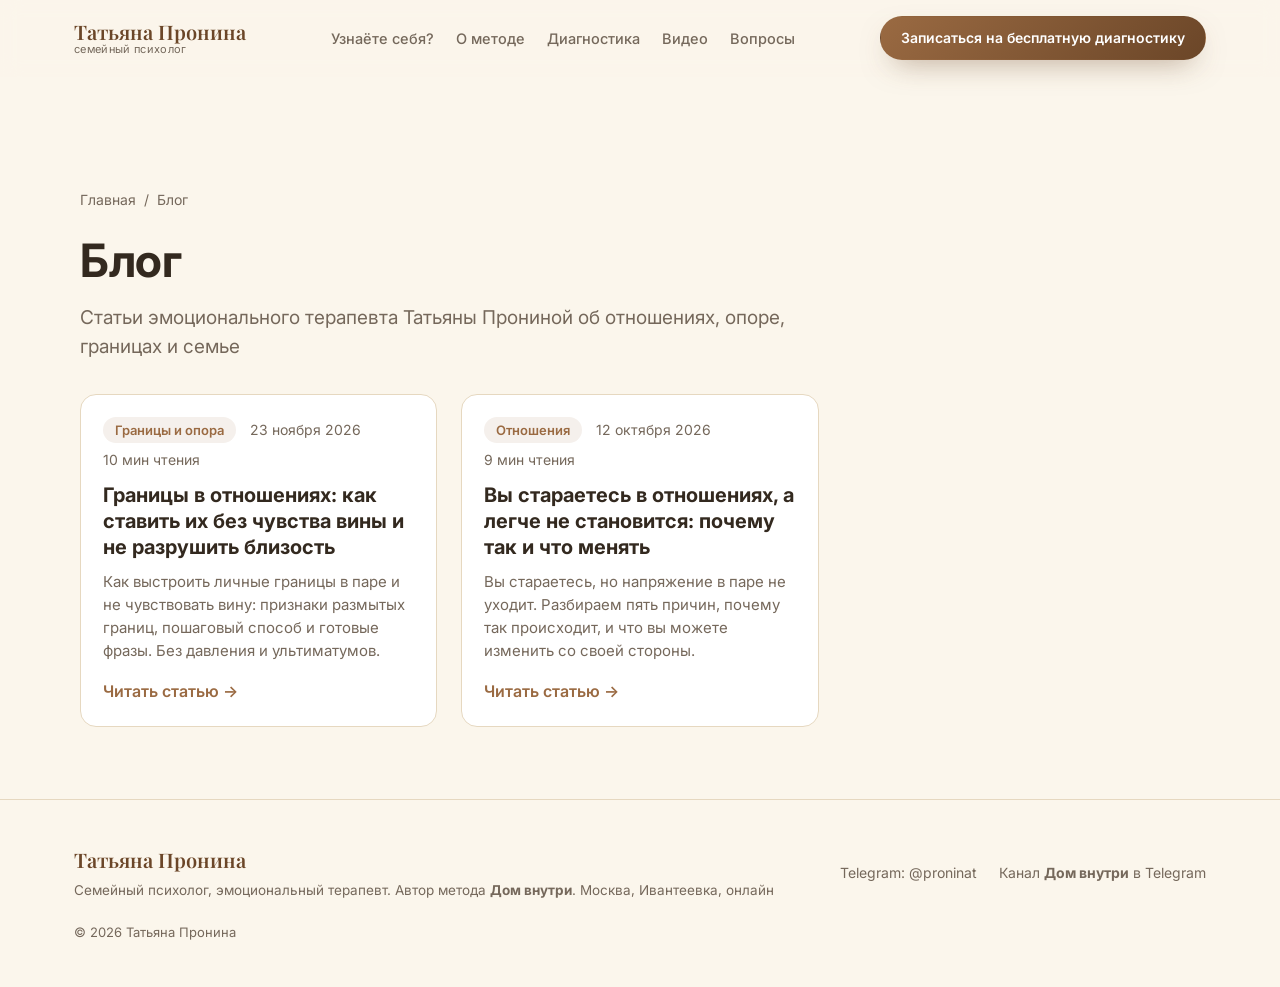
<file: blog/index.html>
<!DOCTYPE html>
<html lang="ru">
<head>
<meta charset="UTF-8">
<meta name="viewport" content="width=device-width, initial-scale=1.0">
<title>Блог — Татьяна Пронина</title>
<meta name="description" content="Статьи эмоционального терапевта Татьяны Прониной об отношениях, опоре, границах и семье">
<link rel="canonical" href="https://domvnutritebya.ru/blog/">
<meta name="robots" content="index, follow, max-image-preview:large">
<meta property="og:type" content="website">
<meta property="og:title" content="Блог — Татьяна Пронина">
<meta property="og:description" content="Статьи эмоционального терапевта Татьяны Прониной об отношениях, опоре, границах и семье">
<meta property="og:url" content="https://domvnutritebya.ru/blog/">
<meta property="og:locale" content="ru_RU">

<link rel="alternate" type="application/rss+xml" title="Татьяна Пронина — блог" href="https://domvnutritebya.ru/feed.xml">

<link rel="preconnect" href="https://fonts.googleapis.com">
<link rel="preconnect" href="https://fonts.gstatic.com" crossorigin>
<link href="https://fonts.googleapis.com/css2?family=Playfair+Display:wght@500;600;700&family=Inter:wght@400;500;600;700;800&display=swap" rel="stylesheet">
<link rel="stylesheet" href="/styles.css">
<link rel="stylesheet" href="/blog/blog.css">
<script type="application/ld+json">{"@context":"https://schema.org","@type":"Blog","name":"Блог — Татьяна Пронина","url":"https://domvnutritebya.ru/blog/","blogPost":[{"@type":"BlogPosting","headline":"Границы в отношениях: как ставить их без чувства вины и не разрушить близость","url":"https://domvnutritebya.ru/blog/granitsy-v-otnosheniyah-bez-viny/","datePublished":"2026-11-23"},{"@type":"BlogPosting","headline":"Вы стараетесь в отношениях, а легче не становится: почему так и что менять","url":"https://domvnutritebya.ru/blog/pochemu-v-otnosheniyah-ne-stanovitsya-legche/","datePublished":"2026-10-12"}]}</script>
</head>
<body class="b-page">
<header class="header" id="header">
  <div class="container header__inner">
    <a href="/#top" class="logo">
      <span class="logo__main">Татьяна Пронина</span>
      <span class="logo__suffix">семейный психолог</span>
    </a>
    <nav class="nav" id="nav">
      <a href="/#recognize">Узнаёте себя?</a>
      <a href="/#method">О методе</a>
      <a href="/#diagnostic">Диагностика</a>
      <a href="/#videos">Видео</a>
      <a href="/#faq">Вопросы</a>
    </nav>
    <div class="header__actions">
      <a href="/#contact" class="btn btn--primary btn--sm">Записаться на бесплатную диагностику</a>
    </div>
    <button class="burger" id="burger" aria-label="Меню">
      <span></span><span></span><span></span>
    </button>
  </div>
</header>
<main class="blog">

<section class="b-list">
  <nav class="b-crumbs" aria-label="Хлебные крошки"><a href="/">Главная</a><span>/</span><span>Блог</span></nav>
  <header class="b-head"><h1>Блог</h1><p class="b-lead">Статьи эмоционального терапевта Татьяны Прониной об отношениях, опоре, границах и семье</p></header>
  <div class="b-grid"><article class="b-card">
  
  <div class="b-card__body">
    <div class="b-meta"><span class="b-chip">Границы и опора</span><time datetime="2026-11-23">23 ноября 2026</time><span>10 мин чтения</span></div>
    <h3><a href="/blog/granitsy-v-otnosheniyah-bez-viny/">Границы в отношениях: как ставить их без чувства вины и не разрушить близость</a></h3>
    <p>Как выстроить личные границы в паре и не чувствовать вину: признаки размытых границ, пошаговый способ и готовые фразы. Без давления и ультиматумов.</p>
    <a class="b-more" href="/blog/granitsy-v-otnosheniyah-bez-viny/">Читать статью</a>
  </div>
</article><article class="b-card">
  
  <div class="b-card__body">
    <div class="b-meta"><span class="b-chip">Отношения</span><time datetime="2026-10-12">12 октября 2026</time><span>9 мин чтения</span></div>
    <h3><a href="/blog/pochemu-v-otnosheniyah-ne-stanovitsya-legche/">Вы стараетесь в отношениях, а легче не становится: почему так и что менять</a></h3>
    <p>Вы стараетесь, но напряжение в паре не уходит. Разбираем пять причин, почему так происходит, и что вы можете изменить со своей стороны.</p>
    <a class="b-more" href="/blog/pochemu-v-otnosheniyah-ne-stanovitsya-legche/">Читать статью</a>
  </div>
</article></div>
</section>
</main>
<footer class="footer">
  <div class="container footer__inner">
    <div class="footer__brand">
      <span class="logo__main">Татьяна Пронина</span>
      <p>Семейный психолог, эмоциональный терапевт. Автор метода <strong>Дом внутри</strong>. Москва, Ивантеевка, онлайн</p>
    </div>
    <div class="footer__links">
      <a href="https://t.me/proninat" target="_blank" rel="noopener">Telegram: @proninat</a>
      <a href="https://t.me/talksimply" target="_blank" rel="noopener">Канал <strong>Дом внутри</strong> в Telegram</a>
    </div>
    <div class="footer__copy">
      <span>© <span id="year"></span> Татьяна Пронина</span>
    </div>
  </div>
</footer>
<script src="/script.js" defer></script>
<!-- Yandex.Metrika counter -->
<script type="text/javascript">
    (function(m,e,t,r,i,k,a){
        m[i]=m[i]||function(){(m[i].a=m[i].a||[]).push(arguments)};
        m[i].l=1*new Date();
        for (var j = 0; j < document.scripts.length; j++) {if (document.scripts[j].src === r) { return; }}
        k=e.createElement(t),a=e.getElementsByTagName(t)[0],k.async=1,k.src=r,a.parentNode.insertBefore(k,a)
    })(window, document,'script','https://mc.yandex.ru/metrika/tag.js?id=114623773', 'ym');

    ym(114623773, 'init', {ssr:true, webvisor:true, clickmap:true, ecommerce:"dataLayer", referrer: document.referrer, url: location.href, accurateTrackBounce:true, trackLinks:true});
</script>
<noscript><div><img src="https://mc.yandex.ru/watch/114623773" style="position:absolute; left:-9999px;" alt="" /></div></noscript>
<!-- /Yandex.Metrika counter -->
</body>
</html>
</file>
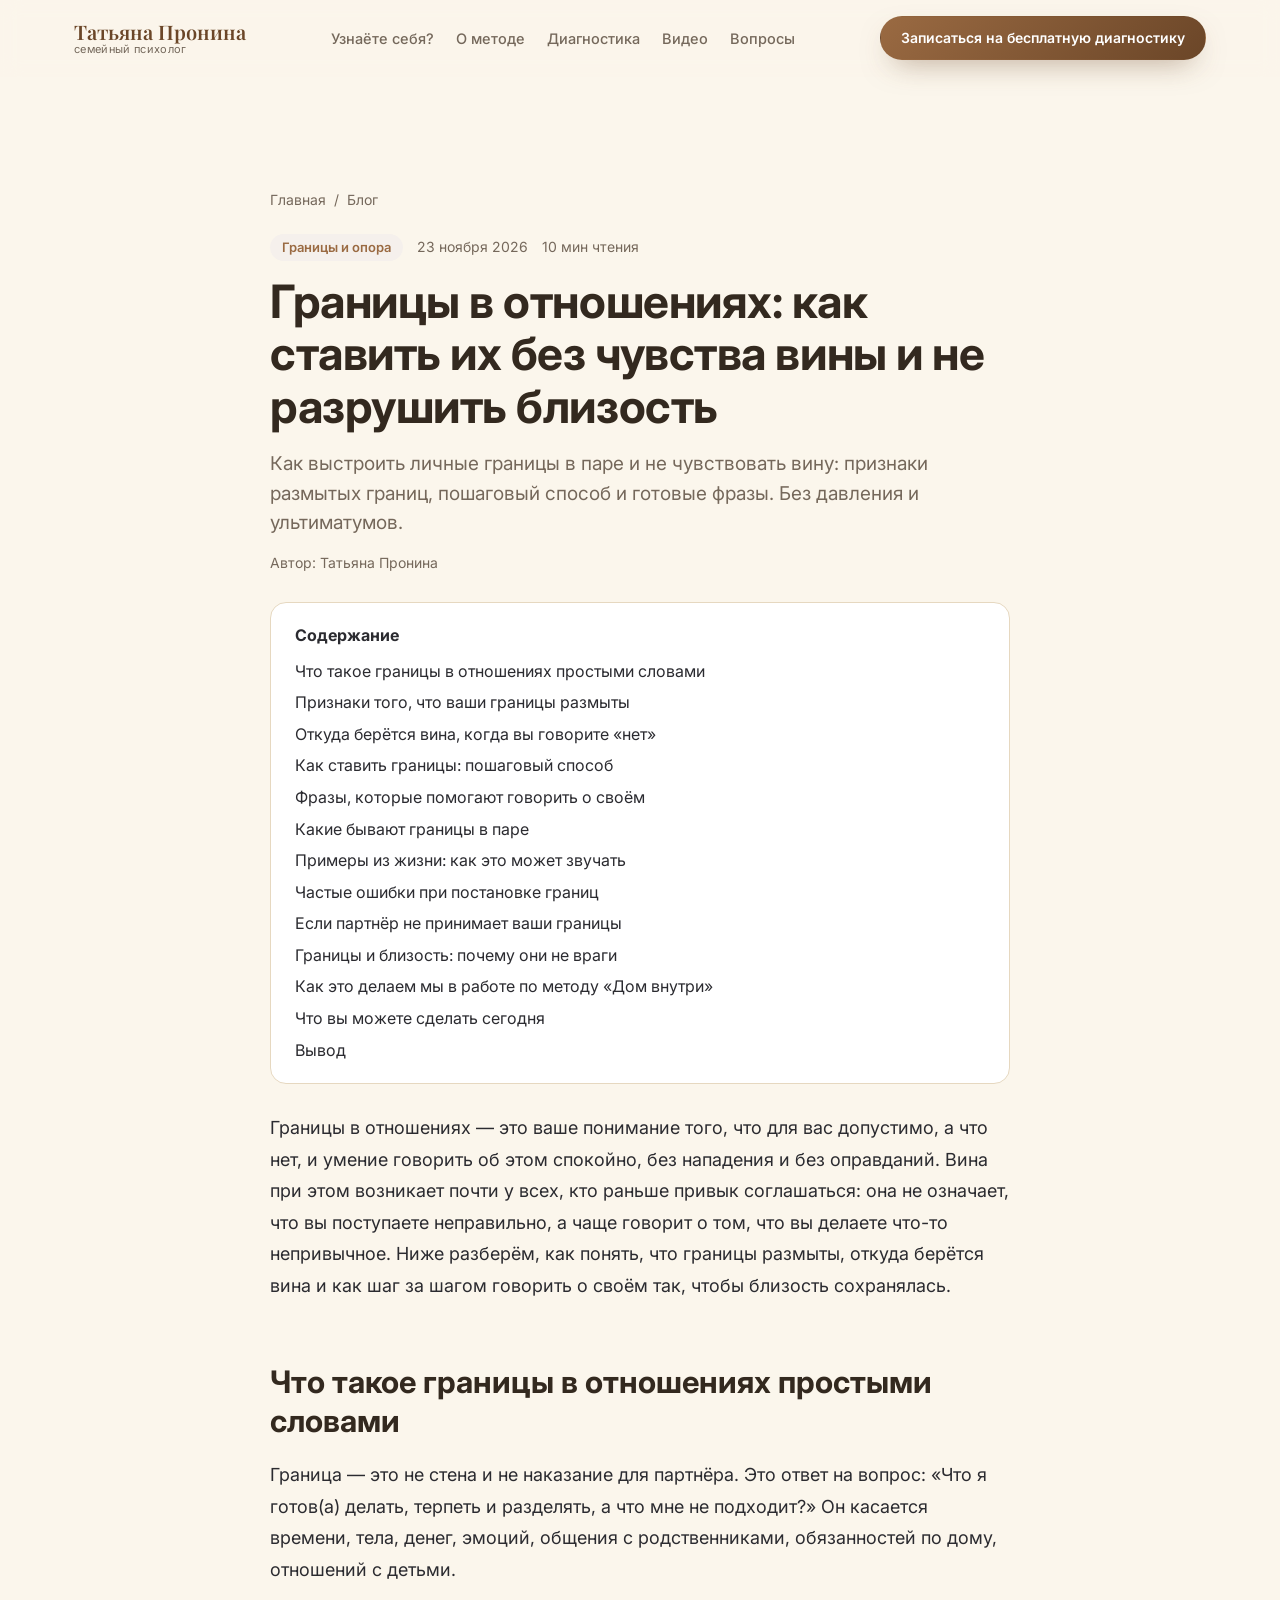
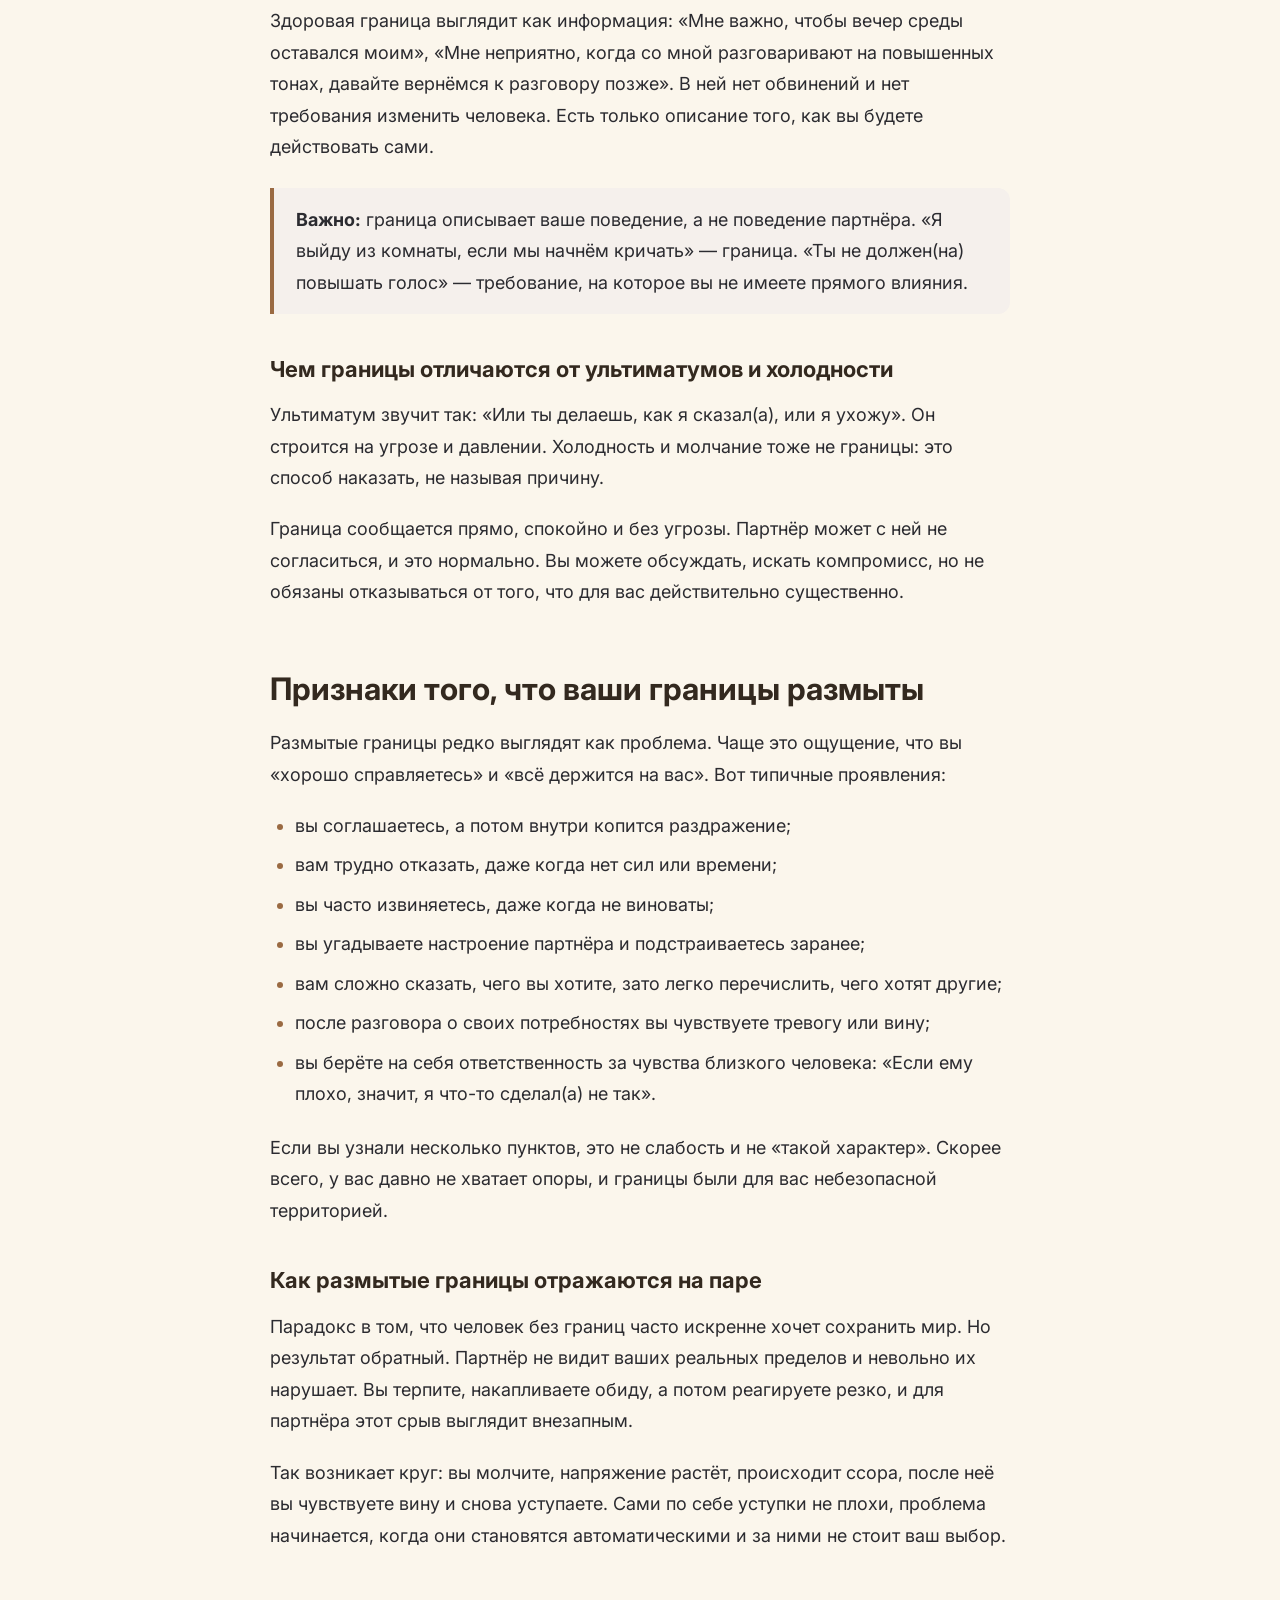
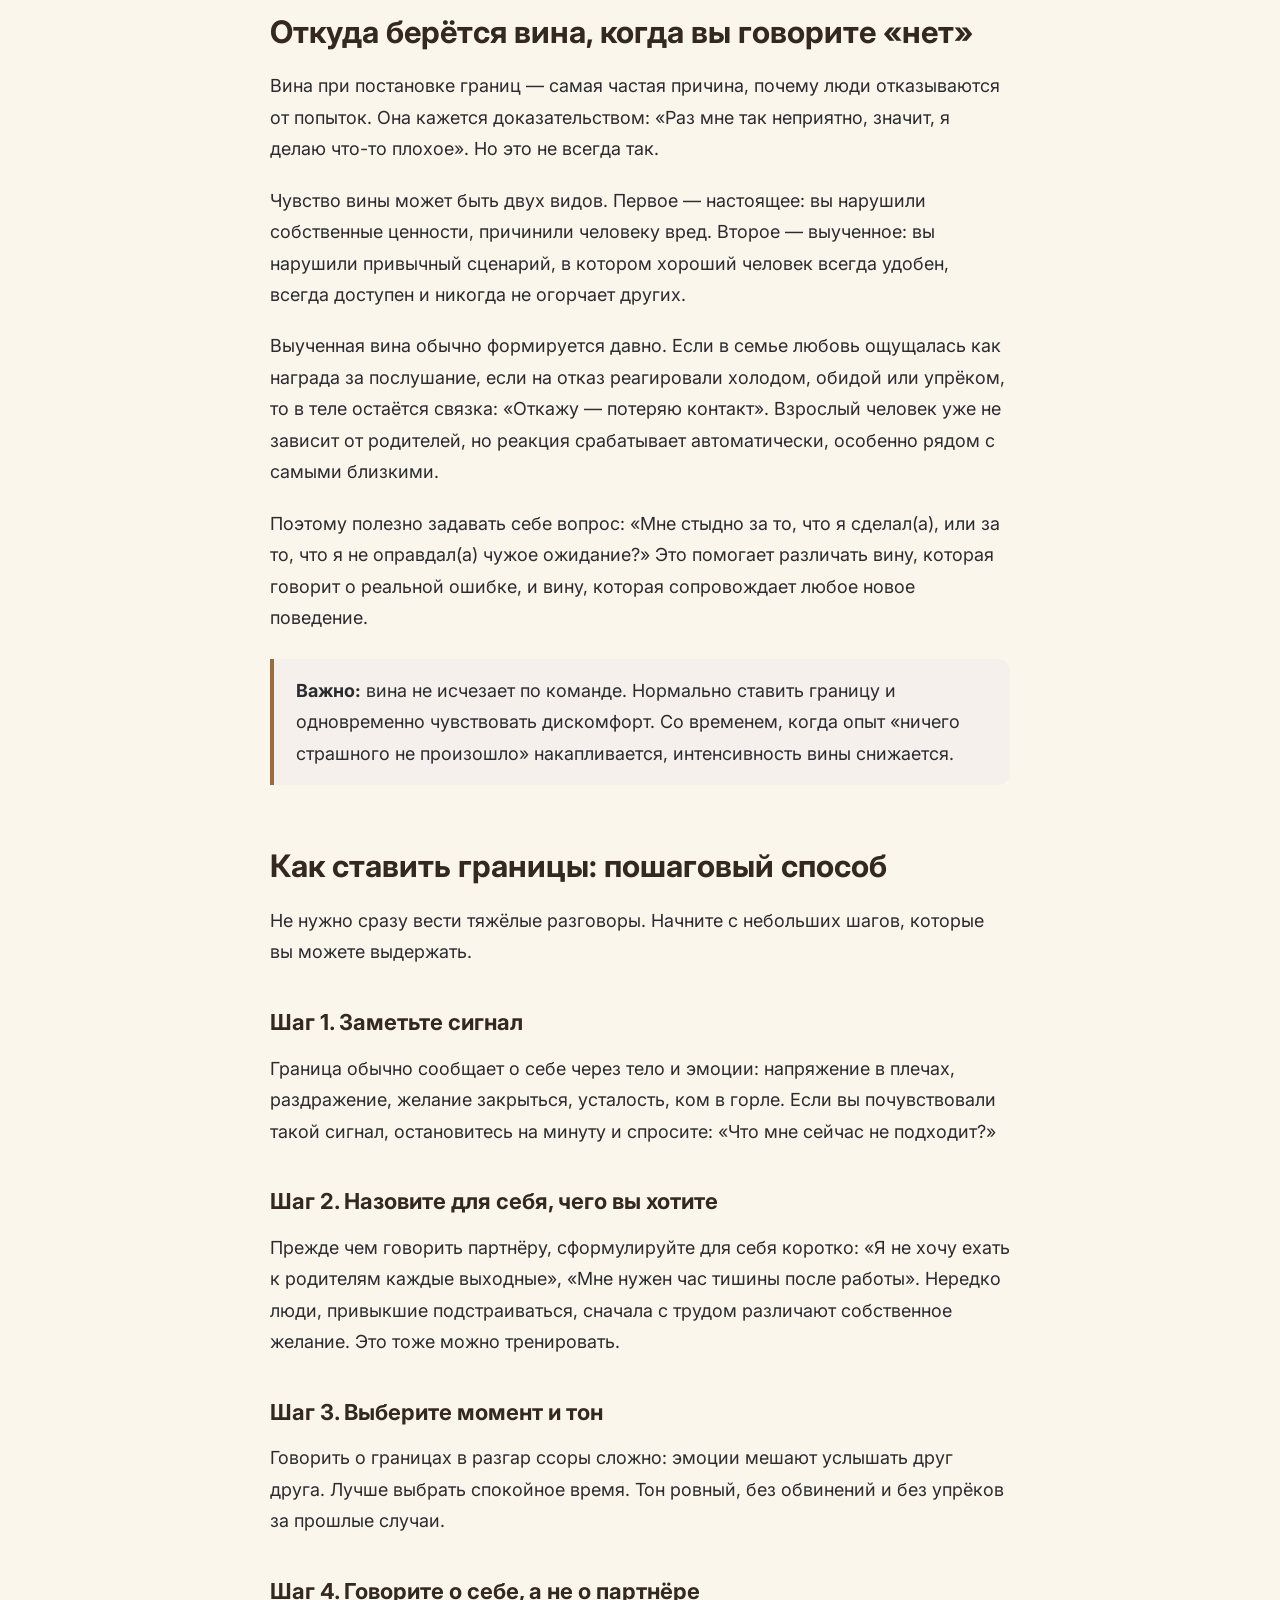
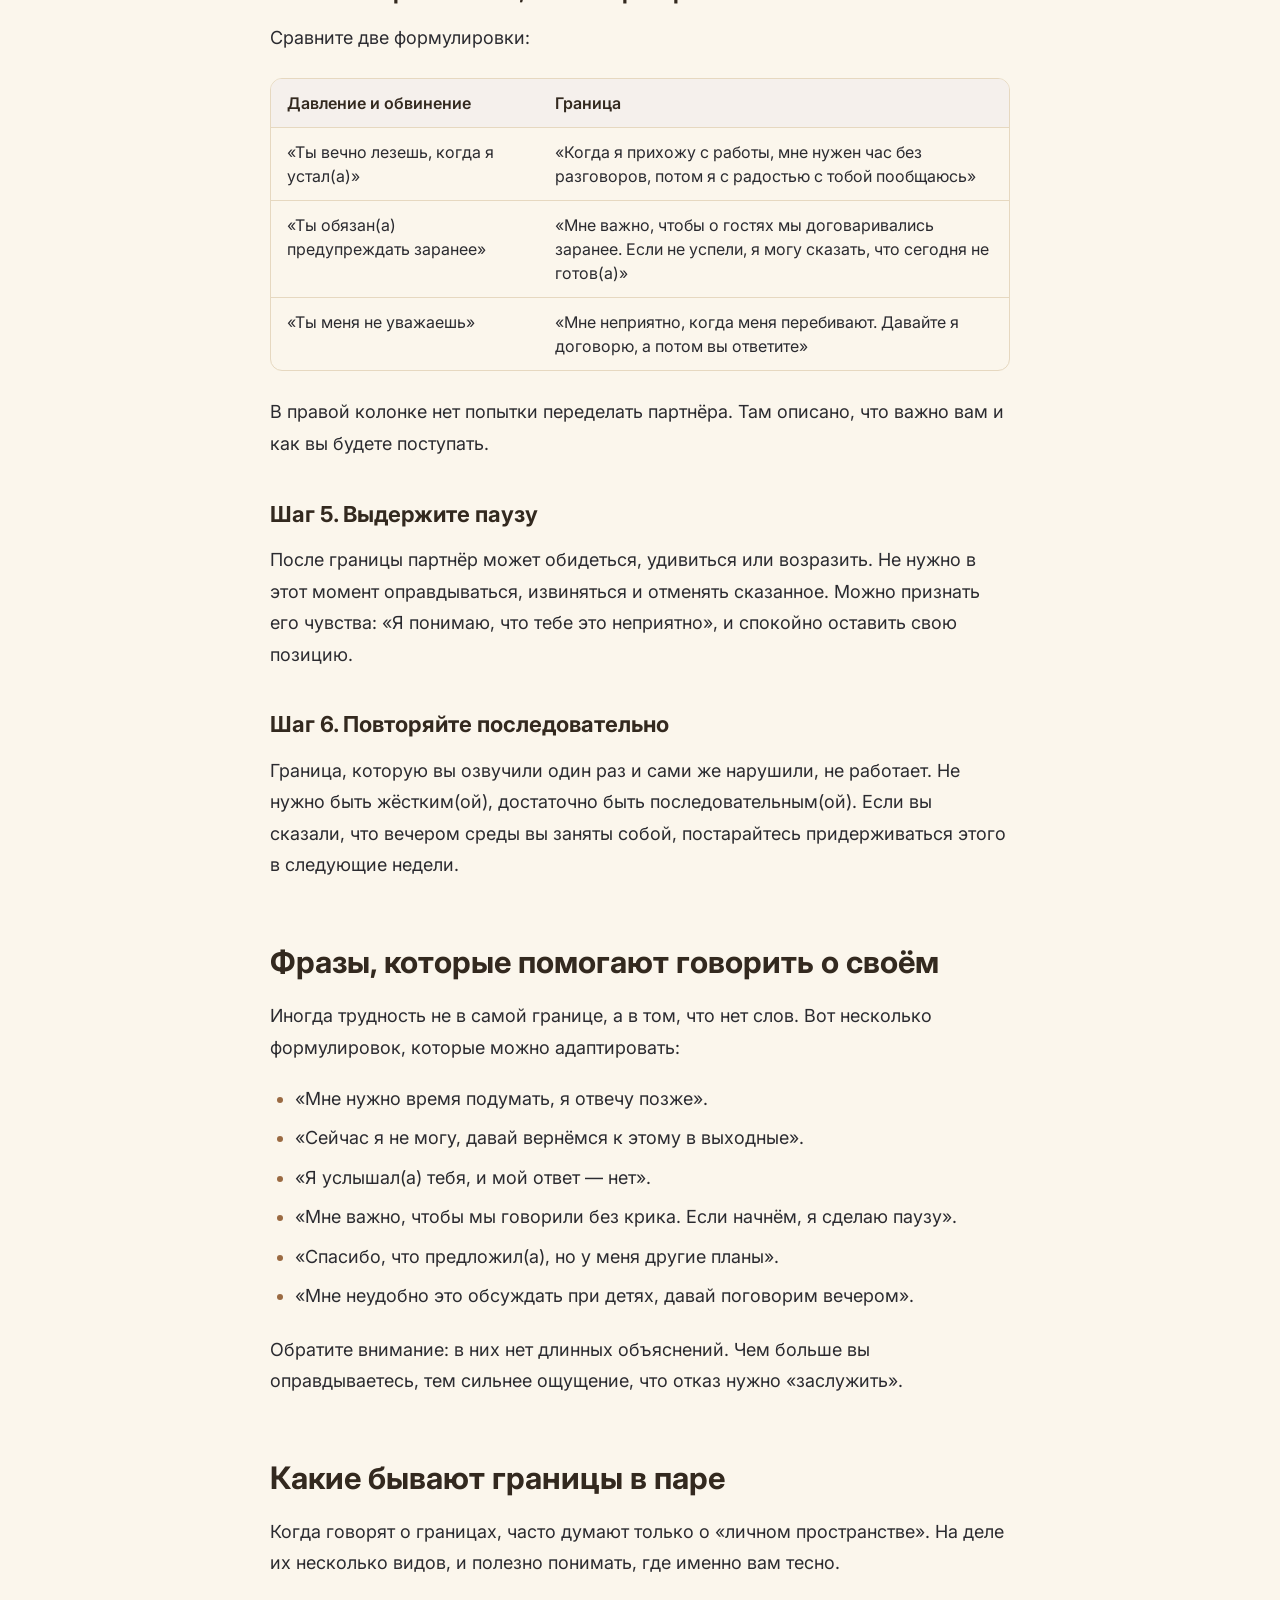
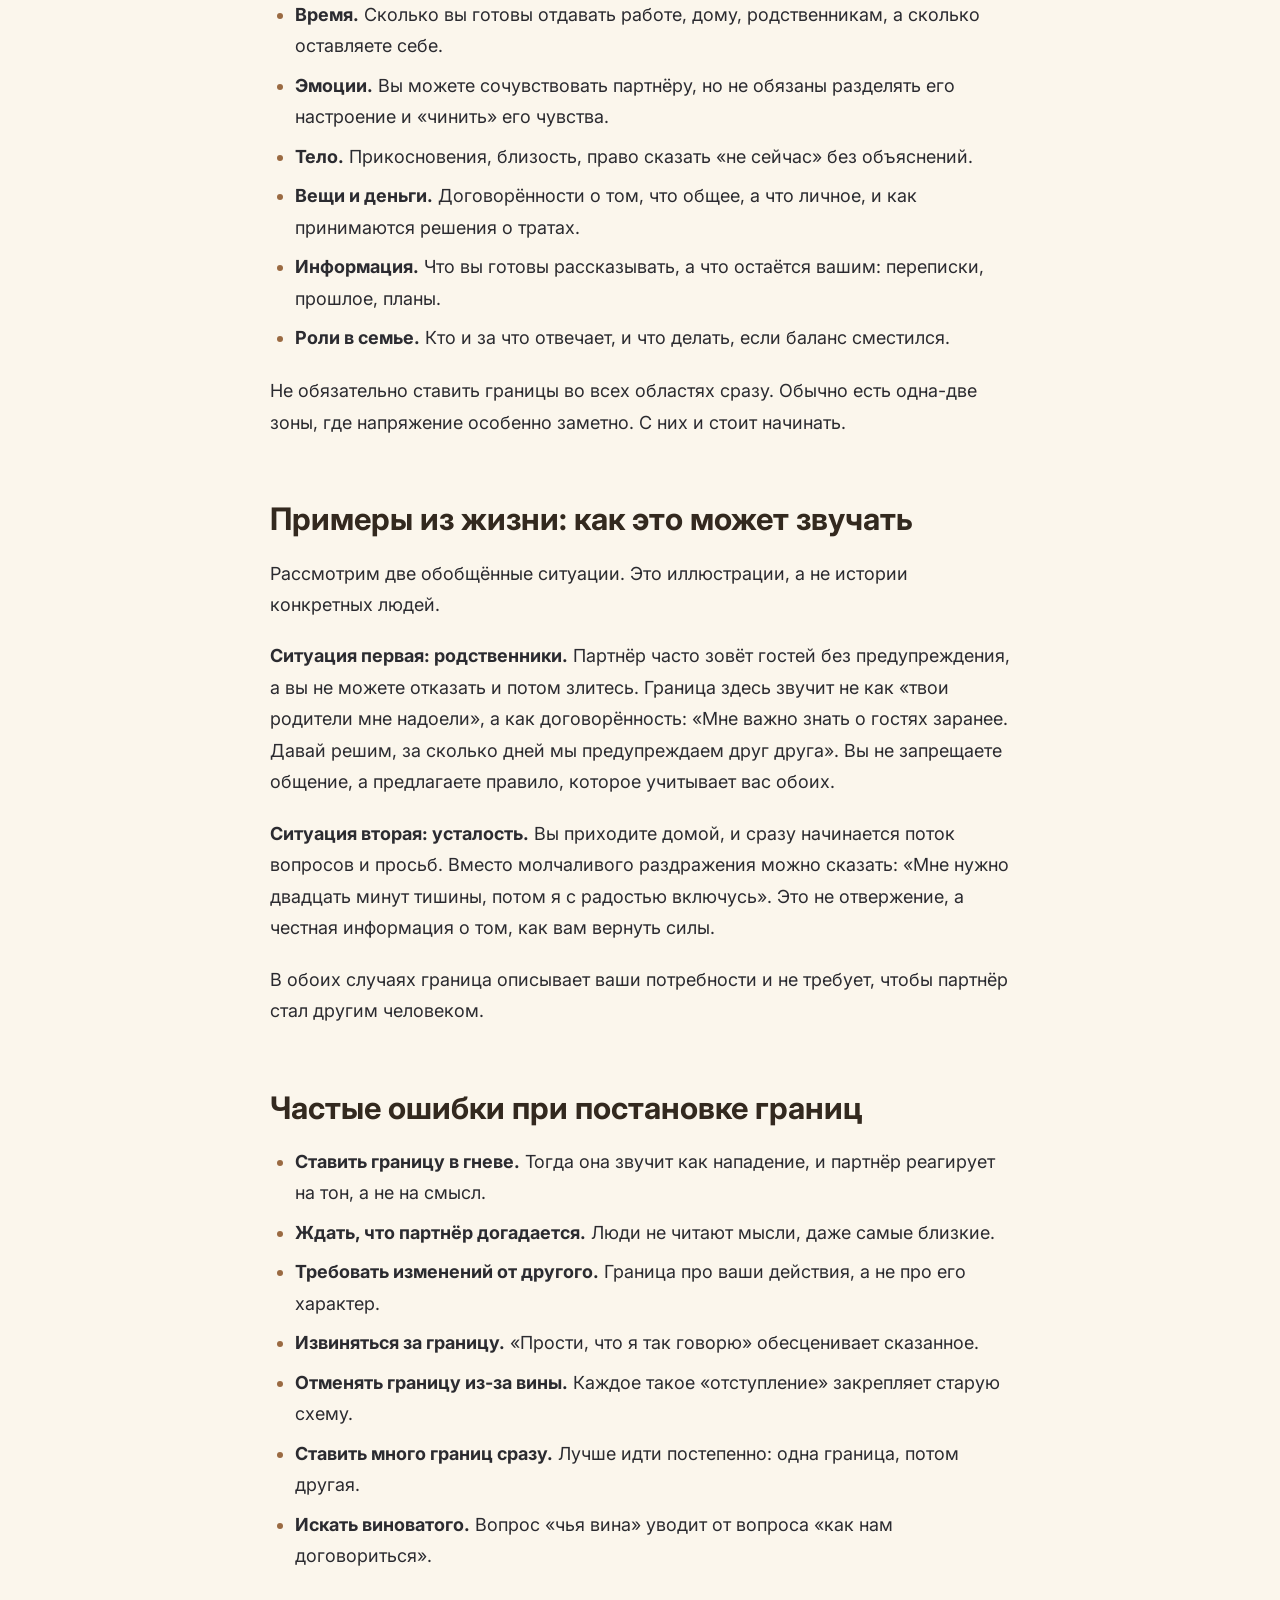
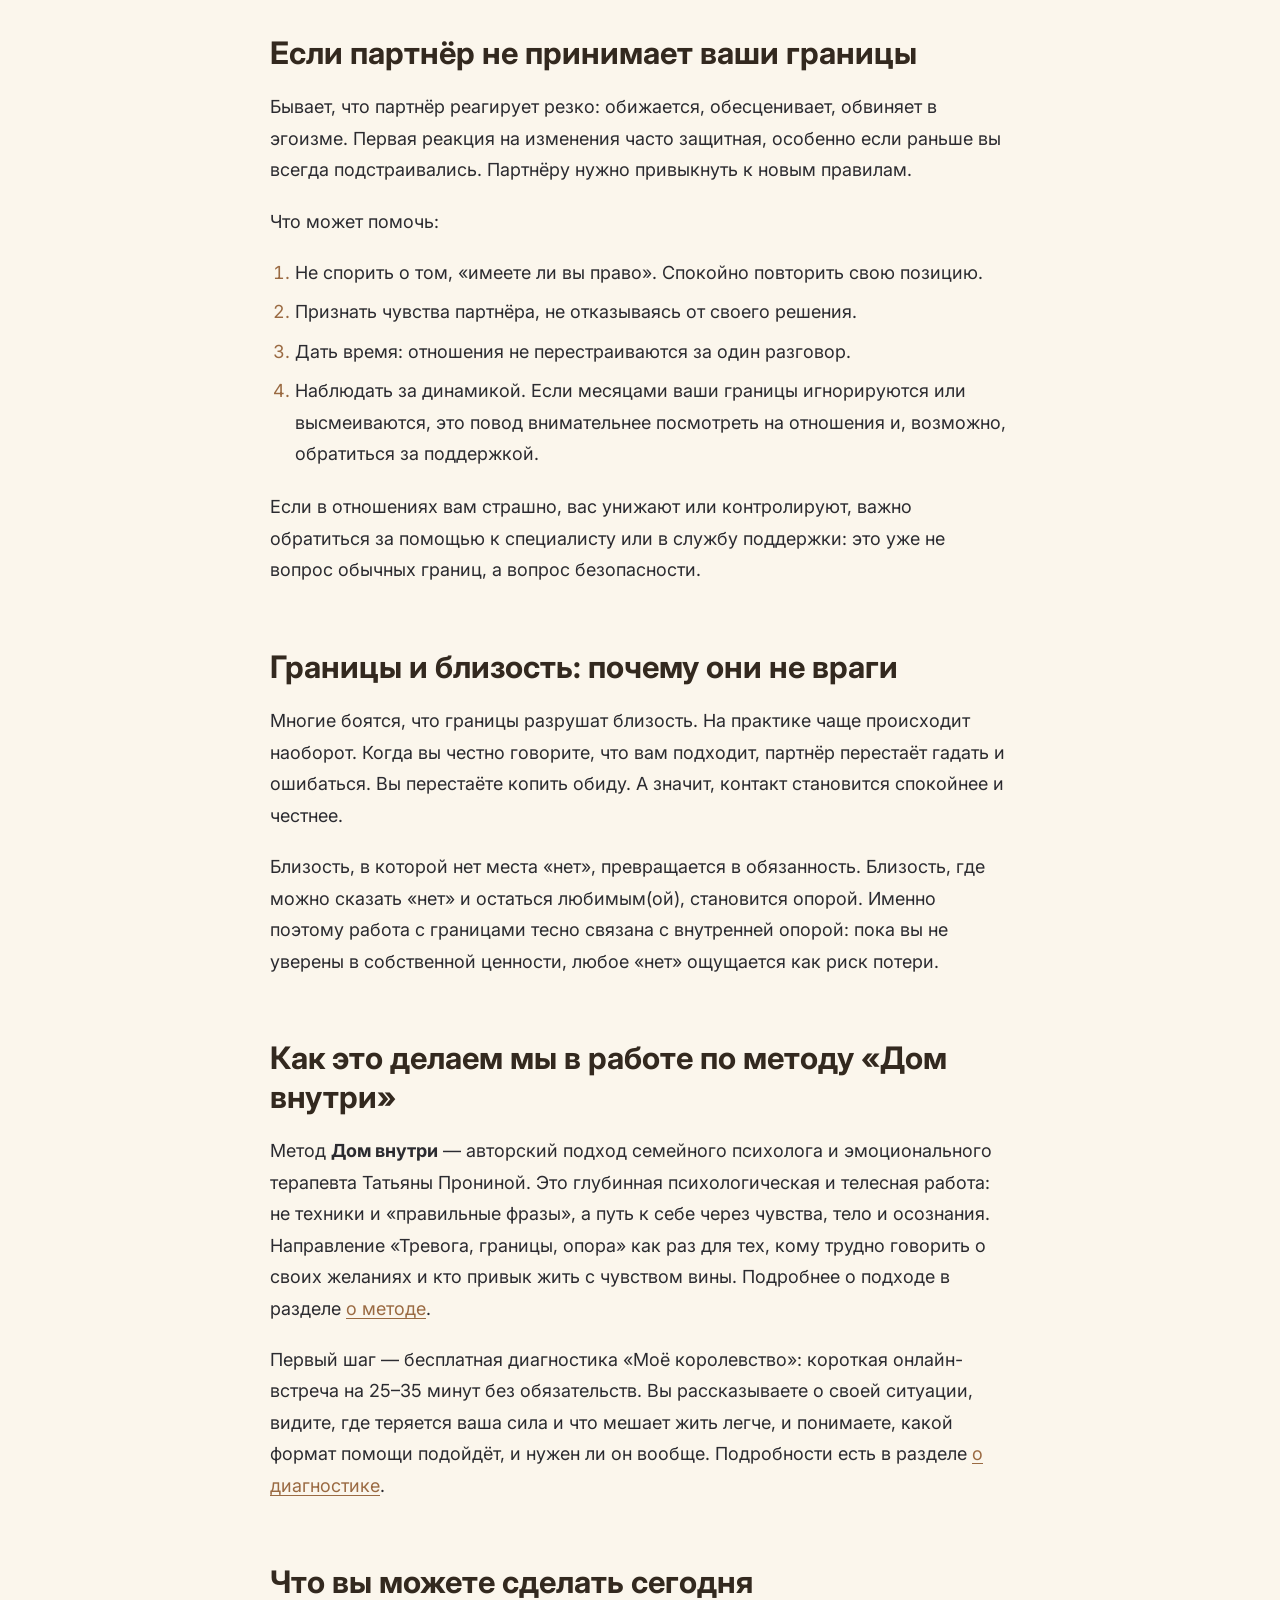
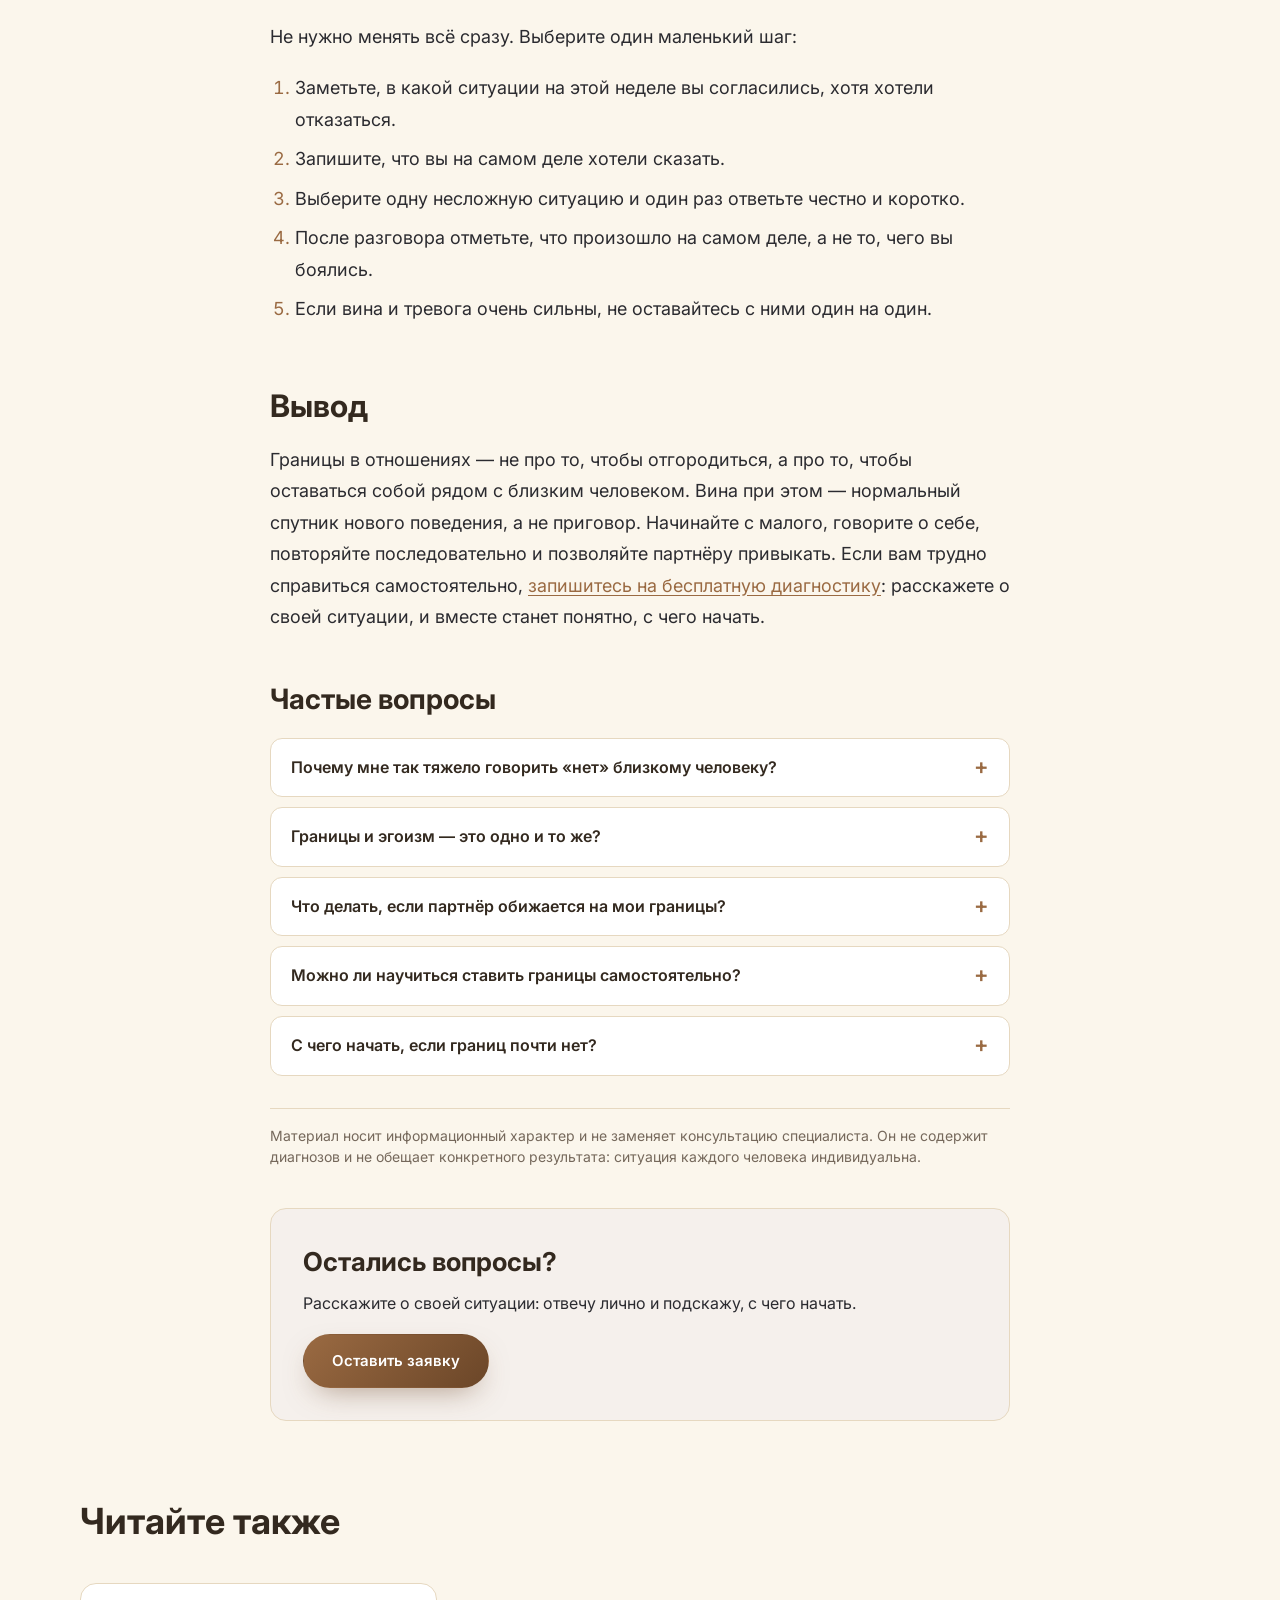
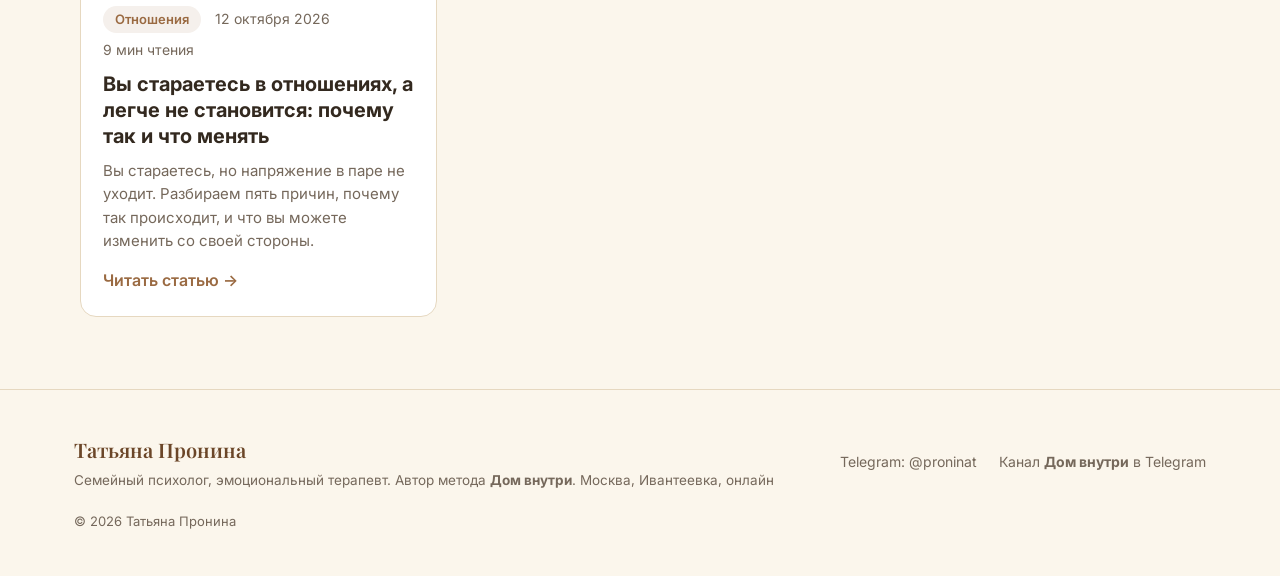
<file: blog/granitsy-v-otnosheniyah-bez-viny/index.html>
<!DOCTYPE html>
<html lang="ru">
<head>
<meta charset="UTF-8">
<meta name="viewport" content="width=device-width, initial-scale=1.0">
<title>Границы в отношениях: как ставить без вины</title>
<meta name="description" content="Как выстроить личные границы в паре и не чувствовать вину: признаки размытых границ, пошаговый способ и готовые фразы. Без давления и ультиматумов.">
<link rel="canonical" href="https://domvnutritebya.ru/blog/granitsy-v-otnosheniyah-bez-viny/">
<meta name="robots" content="index, follow, max-image-preview:large">
<meta property="og:type" content="article">
<meta property="og:title" content="Границы в отношениях: как ставить без вины">
<meta property="og:description" content="Как выстроить личные границы в паре и не чувствовать вину: признаки размытых границ, пошаговый способ и готовые фразы. Без давления и ультиматумов.">
<meta property="og:url" content="https://domvnutritebya.ru/blog/granitsy-v-otnosheniyah-bez-viny/">
<meta property="og:locale" content="ru_RU">

<link rel="alternate" type="application/rss+xml" title="Татьяна Пронина — блог" href="https://domvnutritebya.ru/feed.xml">

<link rel="preconnect" href="https://fonts.googleapis.com">
<link rel="preconnect" href="https://fonts.gstatic.com" crossorigin>
<link href="https://fonts.googleapis.com/css2?family=Playfair+Display:wght@500;600;700&family=Inter:wght@400;500;600;700;800&display=swap" rel="stylesheet">
<link rel="stylesheet" href="/styles.css">
<link rel="stylesheet" href="/blog/blog.css">
<script type="application/ld+json">{"@context":"https://schema.org","@type":"Article","headline":"Границы в отношениях: как ставить их без чувства вины и не разрушить близость","description":"Как выстроить личные границы в паре и не чувствовать вину: признаки размытых границ, пошаговый способ и готовые фразы. Без давления и ультиматумов.","inLanguage":"ru","datePublished":"2026-11-23","dateModified":"2026-11-23","mainEntityOfPage":"https://domvnutritebya.ru/blog/granitsy-v-otnosheniyah-bez-viny/","author":{"@type":"Person","name":"Татьяна Пронина"},"publisher":{"@type":"Organization","name":"Татьяна Пронина","url":"https://domvnutritebya.ru/"}}</script>
<script type="application/ld+json">{"@context":"https://schema.org","@type":"BreadcrumbList","itemListElement":[{"@type":"ListItem","position":1,"name":"Главная","item":"https://domvnutritebya.ru/"},{"@type":"ListItem","position":2,"name":"Блог","item":"https://domvnutritebya.ru/blog/"},{"@type":"ListItem","position":3,"name":"Границы в отношениях: как ставить их без чувства вины и не разрушить близость","item":"https://domvnutritebya.ru/blog/granitsy-v-otnosheniyah-bez-viny/"}]}</script>
<script type="application/ld+json">{"@context":"https://schema.org","@type":"FAQPage","mainEntity":[{"@type":"Question","name":"Почему мне так тяжело говорить «нет» близкому человеку?","acceptedAnswer":{"@type":"Answer","text":"Часто «нет» в детстве или в прошлых отношениях заканчивалось обидой, холодом или упрёками. Тогда в теле закрепляется связка «откажу и потеряю контакт». Это выученная реакция, а не черта характера, и с ней можно работать."}},{"@type":"Question","name":"Границы и эгоизм — это одно и то же?","acceptedAnswer":{"@type":"Answer","text":"Нет. Эгоист игнорирует чужие потребности. Человек с границами учитывает потребности обоих и честно говорит о своих. Граница не отменяет заботу о партнёре, она делает заботу добровольной, а не вынужденной."}},{"@type":"Question","name":"Что делать, если партнёр обижается на мои границы?","acceptedAnswer":{"@type":"Answer","text":"Обида в первый момент возможна, особенно если раньше вы всегда соглашались. Не нужно спешить отменять сказанное. Спокойно признайте его чувства и повторите свою позицию. Нередко людям нужно время, чтобы привыкнуть к новым правилам."}},{"@type":"Question","name":"Можно ли научиться ставить границы самостоятельно?","acceptedAnswer":{"@type":"Answer","text":"Многое можно начать самому: замечать свои реакции, тренировать короткие фразы, делать небольшие шаги. Если вина и страх очень сильны, а прошлые попытки заканчивались срывом, помогает работа со специалистом."}},{"@type":"Question","name":"С чего начать, если границ почти нет?","acceptedAnswer":{"@type":"Answer","text":"С самого маленького и безопасного. Выберите ситуацию, где ставки невысокие, например просьбу, которую вам неудобно выполнять, и один раз ответьте честно. Опыт, что мир не рухнул, постепенно меняет внутренние ожидания."}}]}</script>
</head>
<body class="b-page">
<header class="header" id="header">
  <div class="container header__inner">
    <a href="/#top" class="logo">
      <span class="logo__main">Татьяна Пронина</span>
      <span class="logo__suffix">семейный психолог</span>
    </a>
    <nav class="nav" id="nav">
      <a href="/#recognize">Узнаёте себя?</a>
      <a href="/#method">О методе</a>
      <a href="/#diagnostic">Диагностика</a>
      <a href="/#videos">Видео</a>
      <a href="/#faq">Вопросы</a>
    </nav>
    <div class="header__actions">
      <a href="/#contact" class="btn btn--primary btn--sm">Записаться на бесплатную диагностику</a>
    </div>
    <button class="burger" id="burger" aria-label="Меню">
      <span></span><span></span><span></span>
    </button>
  </div>
</header>
<main class="blog">

<article class="b-article">
  <nav class="b-crumbs" aria-label="Хлебные крошки"><a href="/">Главная</a><span>/</span><a href="/blog/">Блог</a></nav>
  
  <header class="b-head">
    <div class="b-meta"><span class="b-chip">Границы и опора</span><time datetime="2026-11-23">23 ноября 2026</time><span>10 мин чтения</span></div>
    <h1>Границы в отношениях: как ставить их без чувства вины и не разрушить близость</h1>
    <p class="b-lead">Как выстроить личные границы в паре и не чувствовать вину: признаки размытых границ, пошаговый способ и готовые фразы. Без давления и ультиматумов.</p>
    <p class="b-author">Автор: Татьяна Пронина</p>
  </header>
  
  <nav class="b-toc" aria-label="Содержание"><strong>Содержание</strong><ol><li><a href="#chto-takoe-granicy-v-otnosheniyah-prostymi-slovami">Что такое границы в отношениях простыми словами</a></li><li><a href="#priznaki-togo-chto-vashi-granicy-razmyty">Признаки того, что ваши границы размыты</a></li><li><a href="#otkuda-beretsya-vina-kogda-vy-govorite-net">Откуда берётся вина, когда вы говорите «нет»</a></li><li><a href="#kak-stavit-granicy-poshagovyy-sposob">Как ставить границы: пошаговый способ</a></li><li><a href="#frazy-kotorye-pomogayut-govorit-o-svoem">Фразы, которые помогают говорить о своём</a></li><li><a href="#kakie-byvayut-granicy-v-pare">Какие бывают границы в паре</a></li><li><a href="#primery-iz-zhizni-kak-eto-mozhet-zvuchat">Примеры из жизни: как это может звучать</a></li><li><a href="#chastye-oshibki-pri-postanovke-granic">Частые ошибки при постановке границ</a></li><li><a href="#esli-partner-ne-prinimaet-vashi-granicy">Если партнёр не принимает ваши границы</a></li><li><a href="#granicy-i-blizost-pochemu-oni-ne-vragi">Границы и близость: почему они не враги</a></li><li><a href="#kak-eto-delaem-my-v-rabote-po-metodu-dom-vnutri">Как это делаем мы в работе по методу «Дом внутри»</a></li><li><a href="#chto-vy-mozhete-sdelat-segodnya">Что вы можете сделать сегодня</a></li><li><a href="#vyvod">Вывод</a></li></ol></nav>
  <div class="b-content"><p>Границы в отношениях — это ваше понимание того, что для вас допустимо, а что нет, и умение говорить об этом спокойно, без нападения и без оправданий. Вина при этом возникает почти у всех, кто раньше привык соглашаться: она не означает, что вы поступаете неправильно, а чаще говорит о том, что вы делаете что-то непривычное. Ниже разберём, как понять, что границы размыты, откуда берётся вина и как шаг за шагом говорить о своём так, чтобы близость сохранялась.</p>
<h2 id="chto-takoe-granicy-v-otnosheniyah-prostymi-slovami">Что такое границы в отношениях простыми словами</h2>
<p>Граница — это не стена и не наказание для партнёра. Это ответ на вопрос: «Что я готов(а) делать, терпеть и разделять, а что мне не подходит?» Он касается времени, тела, денег, эмоций, общения с родственниками, обязанностей по дому, отношений с детьми.</p>
<p>Здоровая граница выглядит как информация: «Мне важно, чтобы вечер среды оставался моим», «Мне неприятно, когда со мной разговаривают на повышенных тонах, давайте вернёмся к разговору позже». В ней нет обвинений и нет требования изменить человека. Есть только описание того, как вы будете действовать сами.</p>
<blockquote><p><strong>Важно:</strong> граница описывает ваше поведение, а не поведение партнёра. «Я выйду из комнаты, если мы начнём кричать» — граница. «Ты не должен(на) повышать голос» — требование, на которое вы не имеете прямого влияния.</p></blockquote>
<h3 id="chem-granicy-otlichayutsya-ot-ultimatumov-i-holodnosti">Чем границы отличаются от ультиматумов и холодности</h3>
<p>Ультиматум звучит так: «Или ты делаешь, как я сказал(а), или я ухожу». Он строится на угрозе и давлении. Холодность и молчание тоже не границы: это способ наказать, не называя причину.</p>
<p>Граница сообщается прямо, спокойно и без угрозы. Партнёр может с ней не согласиться, и это нормально. Вы можете обсуждать, искать компромисс, но не обязаны отказываться от того, что для вас действительно существенно.</p>
<h2 id="priznaki-togo-chto-vashi-granicy-razmyty">Признаки того, что ваши границы размыты</h2>
<p>Размытые границы редко выглядят как проблема. Чаще это ощущение, что вы «хорошо справляетесь» и «всё держится на вас». Вот типичные проявления:</p>
<ul><li>вы соглашаетесь, а потом внутри копится раздражение;</li><li>вам трудно отказать, даже когда нет сил или времени;</li><li>вы часто извиняетесь, даже когда не виноваты;</li><li>вы угадываете настроение партнёра и подстраиваетесь заранее;</li><li>вам сложно сказать, чего вы хотите, зато легко перечислить, чего хотят другие;</li><li>после разговора о своих потребностях вы чувствуете тревогу или вину;</li><li>вы берёте на себя ответственность за чувства близкого человека: «Если ему плохо, значит, я что-то сделал(а) не так».</li></ul>
<p>Если вы узнали несколько пунктов, это не слабость и не «такой характер». Скорее всего, у вас давно не хватает опоры, и границы были для вас небезопасной территорией.</p>
<h3 id="kak-razmytye-granicy-otrazhayutsya-na-pare">Как размытые границы отражаются на паре</h3>
<p>Парадокс в том, что человек без границ часто искренне хочет сохранить мир. Но результат обратный. Партнёр не видит ваших реальных пределов и невольно их нарушает. Вы терпите, накапливаете обиду, а потом реагируете резко, и для партнёра этот срыв выглядит внезапным.</p>
<p>Так возникает круг: вы молчите, напряжение растёт, происходит ссора, после неё вы чувствуете вину и снова уступаете. Сами по себе уступки не плохи, проблема начинается, когда они становятся автоматическими и за ними не стоит ваш выбор.</p>
<h2 id="otkuda-beretsya-vina-kogda-vy-govorite-net">Откуда берётся вина, когда вы говорите «нет»</h2>
<p>Вина при постановке границ — самая частая причина, почему люди отказываются от попыток. Она кажется доказательством: «Раз мне так неприятно, значит, я делаю что-то плохое». Но это не всегда так.</p>
<p>Чувство вины может быть двух видов. Первое — настоящее: вы нарушили собственные ценности, причинили человеку вред. Второе — выученное: вы нарушили привычный сценарий, в котором хороший человек всегда удобен, всегда доступен и никогда не огорчает других.</p>
<p>Выученная вина обычно формируется давно. Если в семье любовь ощущалась как награда за послушание, если на отказ реагировали холодом, обидой или упрёком, то в теле остаётся связка: «Откажу — потеряю контакт». Взрослый человек уже не зависит от родителей, но реакция срабатывает автоматически, особенно рядом с самыми близкими.</p>
<p>Поэтому полезно задавать себе вопрос: «Мне стыдно за то, что я сделал(а), или за то, что я не оправдал(а) чужое ожидание?» Это помогает различать вину, которая говорит о реальной ошибке, и вину, которая сопровождает любое новое поведение.</p>
<blockquote><p><strong>Важно:</strong> вина не исчезает по команде. Нормально ставить границу и одновременно чувствовать дискомфорт. Со временем, когда опыт «ничего страшного не произошло» накапливается, интенсивность вины снижается.</p></blockquote>
<h2 id="kak-stavit-granicy-poshagovyy-sposob">Как ставить границы: пошаговый способ</h2>
<p>Не нужно сразу вести тяжёлые разговоры. Начните с небольших шагов, которые вы можете выдержать.</p>
<h3 id="shag-1-zamette-signal">Шаг 1. Заметьте сигнал</h3>
<p>Граница обычно сообщает о себе через тело и эмоции: напряжение в плечах, раздражение, желание закрыться, усталость, ком в горле. Если вы почувствовали такой сигнал, остановитесь на минуту и спросите: «Что мне сейчас не подходит?»</p>
<h3 id="shag-2-nazovite-dlya-sebya-chego-vy-hotite">Шаг 2. Назовите для себя, чего вы хотите</h3>
<p>Прежде чем говорить партнёру, сформулируйте для себя коротко: «Я не хочу ехать к родителям каждые выходные», «Мне нужен час тишины после работы». Нередко люди, привыкшие подстраиваться, сначала с трудом различают собственное желание. Это тоже можно тренировать.</p>
<h3 id="shag-3-vyberite-moment-i-ton">Шаг 3. Выберите момент и тон</h3>
<p>Говорить о границах в разгар ссоры сложно: эмоции мешают услышать друг друга. Лучше выбрать спокойное время. Тон ровный, без обвинений и без упрёков за прошлые случаи.</p>
<h3 id="shag-4-govorite-o-sebe-a-ne-o-partnere">Шаг 4. Говорите о себе, а не о партнёре</h3>
<p>Сравните две формулировки:</p>
<div class="b-table"><table><thead><tr><th>Давление и обвинение</th><th>Граница</th></tr></thead><tbody><tr><td>«Ты вечно лезешь, когда я устал(а)»</td><td>«Когда я прихожу с работы, мне нужен час без разговоров, потом я с радостью с тобой пообщаюсь»</td></tr><tr><td>«Ты обязан(а) предупреждать заранее»</td><td>«Мне важно, чтобы о гостях мы договаривались заранее. Если не успели, я могу сказать, что сегодня не готов(а)»</td></tr><tr><td>«Ты меня не уважаешь»</td><td>«Мне неприятно, когда меня перебивают. Давайте я договорю, а потом вы ответите»</td></tr></tbody></table></div>
<p>В правой колонке нет попытки переделать партнёра. Там описано, что важно вам и как вы будете поступать.</p>
<h3 id="shag-5-vyderzhite-pauzu">Шаг 5. Выдержите паузу</h3>
<p>После границы партнёр может обидеться, удивиться или возразить. Не нужно в этот момент оправдываться, извиняться и отменять сказанное. Можно признать его чувства: «Я понимаю, что тебе это неприятно», и спокойно оставить свою позицию.</p>
<h3 id="shag-6-povtoryayte-posledovatelno">Шаг 6. Повторяйте последовательно</h3>
<p>Граница, которую вы озвучили один раз и сами же нарушили, не работает. Не нужно быть жёстким(ой), достаточно быть последовательным(ой). Если вы сказали, что вечером среды вы заняты собой, постарайтесь придерживаться этого в следующие недели.</p>
<h2 id="frazy-kotorye-pomogayut-govorit-o-svoem">Фразы, которые помогают говорить о своём</h2>
<p>Иногда трудность не в самой границе, а в том, что нет слов. Вот несколько формулировок, которые можно адаптировать:</p>
<ul><li>«Мне нужно время подумать, я отвечу позже».</li><li>«Сейчас я не могу, давай вернёмся к этому в выходные».</li><li>«Я услышал(а) тебя, и мой ответ — нет».</li><li>«Мне важно, чтобы мы говорили без крика. Если начнём, я сделаю паузу».</li><li>«Спасибо, что предложил(а), но у меня другие планы».</li><li>«Мне неудобно это обсуждать при детях, давай поговорим вечером».</li></ul>
<p>Обратите внимание: в них нет длинных объяснений. Чем больше вы оправдываетесь, тем сильнее ощущение, что отказ нужно «заслужить».</p>
<h2 id="kakie-byvayut-granicy-v-pare">Какие бывают границы в паре</h2>
<p>Когда говорят о границах, часто думают только о «личном пространстве». На деле их несколько видов, и полезно понимать, где именно вам тесно.</p>
<ul><li><strong>Время.</strong> Сколько вы готовы отдавать работе, дому, родственникам, а сколько оставляете себе.</li><li><strong>Эмоции.</strong> Вы можете сочувствовать партнёру, но не обязаны разделять его настроение и «чинить» его чувства.</li><li><strong>Тело.</strong> Прикосновения, близость, право сказать «не сейчас» без объяснений.</li><li><strong>Вещи и деньги.</strong> Договорённости о том, что общее, а что личное, и как принимаются решения о тратах.</li><li><strong>Информация.</strong> Что вы готовы рассказывать, а что остаётся вашим: переписки, прошлое, планы.</li><li><strong>Роли в семье.</strong> Кто и за что отвечает, и что делать, если баланс сместился.</li></ul>
<p>Не обязательно ставить границы во всех областях сразу. Обычно есть одна-две зоны, где напряжение особенно заметно. С них и стоит начинать.</p>
<h2 id="primery-iz-zhizni-kak-eto-mozhet-zvuchat">Примеры из жизни: как это может звучать</h2>
<p>Рассмотрим две обобщённые ситуации. Это иллюстрации, а не истории конкретных людей.</p>
<p><strong>Ситуация первая: родственники.</strong> Партнёр часто зовёт гостей без предупреждения, а вы не можете отказать и потом злитесь. Граница здесь звучит не как «твои родители мне надоели», а как договорённость: «Мне важно знать о гостях заранее. Давай решим, за сколько дней мы предупреждаем друг друга». Вы не запрещаете общение, а предлагаете правило, которое учитывает вас обоих.</p>
<p><strong>Ситуация вторая: усталость.</strong> Вы приходите домой, и сразу начинается поток вопросов и просьб. Вместо молчаливого раздражения можно сказать: «Мне нужно двадцать минут тишины, потом я с радостью включусь». Это не отвержение, а честная информация о том, как вам вернуть силы.</p>
<p>В обоих случаях граница описывает ваши потребности и не требует, чтобы партнёр стал другим человеком.</p>
<h2 id="chastye-oshibki-pri-postanovke-granic">Частые ошибки при постановке границ</h2>
<ul><li><strong>Ставить границу в гневе.</strong> Тогда она звучит как нападение, и партнёр реагирует на тон, а не на смысл.</li><li><strong>Ждать, что партнёр догадается.</strong> Люди не читают мысли, даже самые близкие.</li><li><strong>Требовать изменений от другого.</strong> Граница про ваши действия, а не про его характер.</li><li><strong>Извиняться за границу.</strong> «Прости, что я так говорю» обесценивает сказанное.</li><li><strong>Отменять границу из-за вины.</strong> Каждое такое «отступление» закрепляет старую схему.</li><li><strong>Ставить много границ сразу.</strong> Лучше идти постепенно: одна граница, потом другая.</li><li><strong>Искать виноватого.</strong> Вопрос «чья вина» уводит от вопроса «как нам договориться».</li></ul>
<h2 id="esli-partner-ne-prinimaet-vashi-granicy">Если партнёр не принимает ваши границы</h2>
<p>Бывает, что партнёр реагирует резко: обижается, обесценивает, обвиняет в эгоизме. Первая реакция на изменения часто защитная, особенно если раньше вы всегда подстраивались. Партнёру нужно привыкнуть к новым правилам.</p>
<p>Что может помочь:</p>
<ol><li>Не спорить о том, «имеете ли вы право». Спокойно повторить свою позицию.</li><li>Признать чувства партнёра, не отказываясь от своего решения.</li><li>Дать время: отношения не перестраиваются за один разговор.</li><li>Наблюдать за динамикой. Если месяцами ваши границы игнорируются или высмеиваются, это повод внимательнее посмотреть на отношения и, возможно, обратиться за поддержкой.</li></ol>
<p>Если в отношениях вам страшно, вас унижают или контролируют, важно обратиться за помощью к специалисту или в службу поддержки: это уже не вопрос обычных границ, а вопрос безопасности.</p>
<h2 id="granicy-i-blizost-pochemu-oni-ne-vragi">Границы и близость: почему они не враги</h2>
<p>Многие боятся, что границы разрушат близость. На практике чаще происходит наоборот. Когда вы честно говорите, что вам подходит, партнёр перестаёт гадать и ошибаться. Вы перестаёте копить обиду. А значит, контакт становится спокойнее и честнее.</p>
<p>Близость, в которой нет места «нет», превращается в обязанность. Близость, где можно сказать «нет» и остаться любимым(ой), становится опорой. Именно поэтому работа с границами тесно связана с внутренней опорой: пока вы не уверены в собственной ценности, любое «нет» ощущается как риск потери.</p>
<h2 id="kak-eto-delaem-my-v-rabote-po-metodu-dom-vnutri">Как это делаем мы в работе по методу «Дом внутри»</h2>
<p>Метод <strong>Дом внутри</strong> — авторский подход семейного психолога и эмоционального терапевта Татьяны Прониной. Это глубинная психологическая и телесная работа: не техники и «правильные фразы», а путь к себе через чувства, тело и осознания. Направление «Тревога, границы, опора» как раз для тех, кому трудно говорить о своих желаниях и кто привык жить с чувством вины. Подробнее о подходе в разделе <a href="/#method">о методе</a>.</p>
<p>Первый шаг — бесплатная диагностика «Моё королевство»: короткая онлайн-встреча на 25–35 минут без обязательств. Вы рассказываете о своей ситуации, видите, где теряется ваша сила и что мешает жить легче, и понимаете, какой формат помощи подойдёт, и нужен ли он вообще. Подробности есть в разделе <a href="/#diagnostic">о диагностике</a>.</p>
<h2 id="chto-vy-mozhete-sdelat-segodnya">Что вы можете сделать сегодня</h2>
<p>Не нужно менять всё сразу. Выберите один маленький шаг:</p>
<ol><li>Заметьте, в какой ситуации на этой неделе вы согласились, хотя хотели отказаться.</li><li>Запишите, что вы на самом деле хотели сказать.</li><li>Выберите одну несложную ситуацию и один раз ответьте честно и коротко.</li><li>После разговора отметьте, что произошло на самом деле, а не то, чего вы боялись.</li><li>Если вина и тревога очень сильны, не оставайтесь с ними один на один.</li></ol>
<h2 id="vyvod">Вывод</h2>
<p>Границы в отношениях — не про то, чтобы отгородиться, а про то, чтобы оставаться собой рядом с близким человеком. Вина при этом — нормальный спутник нового поведения, а не приговор. Начинайте с малого, говорите о себе, повторяйте последовательно и позволяйте партнёру привыкать. Если вам трудно справиться самостоятельно, <a href="/#contact">запишитесь на бесплатную диагностику</a>: расскажете о своей ситуации, и вместе станет понятно, с чего начать.</p></div>
  <section class="b-faq"><h2>Частые вопросы</h2><details><summary>Почему мне так тяжело говорить «нет» близкому человеку?</summary><p>Часто «нет» в детстве или в прошлых отношениях заканчивалось обидой, холодом или упрёками. Тогда в теле закрепляется связка «откажу и потеряю контакт». Это выученная реакция, а не черта характера, и с ней можно работать.</p></details><details><summary>Границы и эгоизм — это одно и то же?</summary><p>Нет. Эгоист игнорирует чужие потребности. Человек с границами учитывает потребности обоих и честно говорит о своих. Граница не отменяет заботу о партнёре, она делает заботу добровольной, а не вынужденной.</p></details><details><summary>Что делать, если партнёр обижается на мои границы?</summary><p>Обида в первый момент возможна, особенно если раньше вы всегда соглашались. Не нужно спешить отменять сказанное. Спокойно признайте его чувства и повторите свою позицию. Нередко людям нужно время, чтобы привыкнуть к новым правилам.</p></details><details><summary>Можно ли научиться ставить границы самостоятельно?</summary><p>Многое можно начать самому: замечать свои реакции, тренировать короткие фразы, делать небольшие шаги. Если вина и страх очень сильны, а прошлые попытки заканчивались срывом, помогает работа со специалистом.</p></details><details><summary>С чего начать, если границ почти нет?</summary><p>С самого маленького и безопасного. Выберите ситуацию, где ставки невысокие, например просьбу, которую вам неудобно выполнять, и один раз ответьте честно. Опыт, что мир не рухнул, постепенно меняет внутренние ожидания.</p></details></section>
  <p class="b-disclaimer">Материал носит информационный характер и не заменяет консультацию специалиста. Он не содержит диагнозов и не обещает конкретного результата: ситуация каждого человека индивидуальна.</p>
  <aside class="b-cta"><h2>Остались вопросы?</h2><p>Расскажите о своей ситуации: отвечу лично и подскажу, с чего начать.</p><a class="btn btn--primary b-cta__btn" href="/#contact">Оставить заявку</a></aside>
</article>
<section class="b-related"><h2>Читайте также</h2><div class="b-grid"><article class="b-card">
  
  <div class="b-card__body">
    <div class="b-meta"><span class="b-chip">Отношения</span><time datetime="2026-10-12">12 октября 2026</time><span>9 мин чтения</span></div>
    <h3><a href="/blog/pochemu-v-otnosheniyah-ne-stanovitsya-legche/">Вы стараетесь в отношениях, а легче не становится: почему так и что менять</a></h3>
    <p>Вы стараетесь, но напряжение в паре не уходит. Разбираем пять причин, почему так происходит, и что вы можете изменить со своей стороны.</p>
    <a class="b-more" href="/blog/pochemu-v-otnosheniyah-ne-stanovitsya-legche/">Читать статью</a>
  </div>
</article></div></section>
</main>
<footer class="footer">
  <div class="container footer__inner">
    <div class="footer__brand">
      <span class="logo__main">Татьяна Пронина</span>
      <p>Семейный психолог, эмоциональный терапевт. Автор метода <strong>Дом внутри</strong>. Москва, Ивантеевка, онлайн</p>
    </div>
    <div class="footer__links">
      <a href="https://t.me/proninat" target="_blank" rel="noopener">Telegram: @proninat</a>
      <a href="https://t.me/talksimply" target="_blank" rel="noopener">Канал <strong>Дом внутри</strong> в Telegram</a>
    </div>
    <div class="footer__copy">
      <span>© <span id="year"></span> Татьяна Пронина</span>
    </div>
  </div>
</footer>
<script src="/script.js" defer></script>
<!-- Yandex.Metrika counter -->
<script type="text/javascript">
    (function(m,e,t,r,i,k,a){
        m[i]=m[i]||function(){(m[i].a=m[i].a||[]).push(arguments)};
        m[i].l=1*new Date();
        for (var j = 0; j < document.scripts.length; j++) {if (document.scripts[j].src === r) { return; }}
        k=e.createElement(t),a=e.getElementsByTagName(t)[0],k.async=1,k.src=r,a.parentNode.insertBefore(k,a)
    })(window, document,'script','https://mc.yandex.ru/metrika/tag.js?id=114623773', 'ym');

    ym(114623773, 'init', {ssr:true, webvisor:true, clickmap:true, ecommerce:"dataLayer", referrer: document.referrer, url: location.href, accurateTrackBounce:true, trackLinks:true});
</script>
<noscript><div><img src="https://mc.yandex.ru/watch/114623773" style="position:absolute; left:-9999px;" alt="" /></div></noscript>
<!-- /Yandex.Metrika counter -->
</body>
</html>
</file>
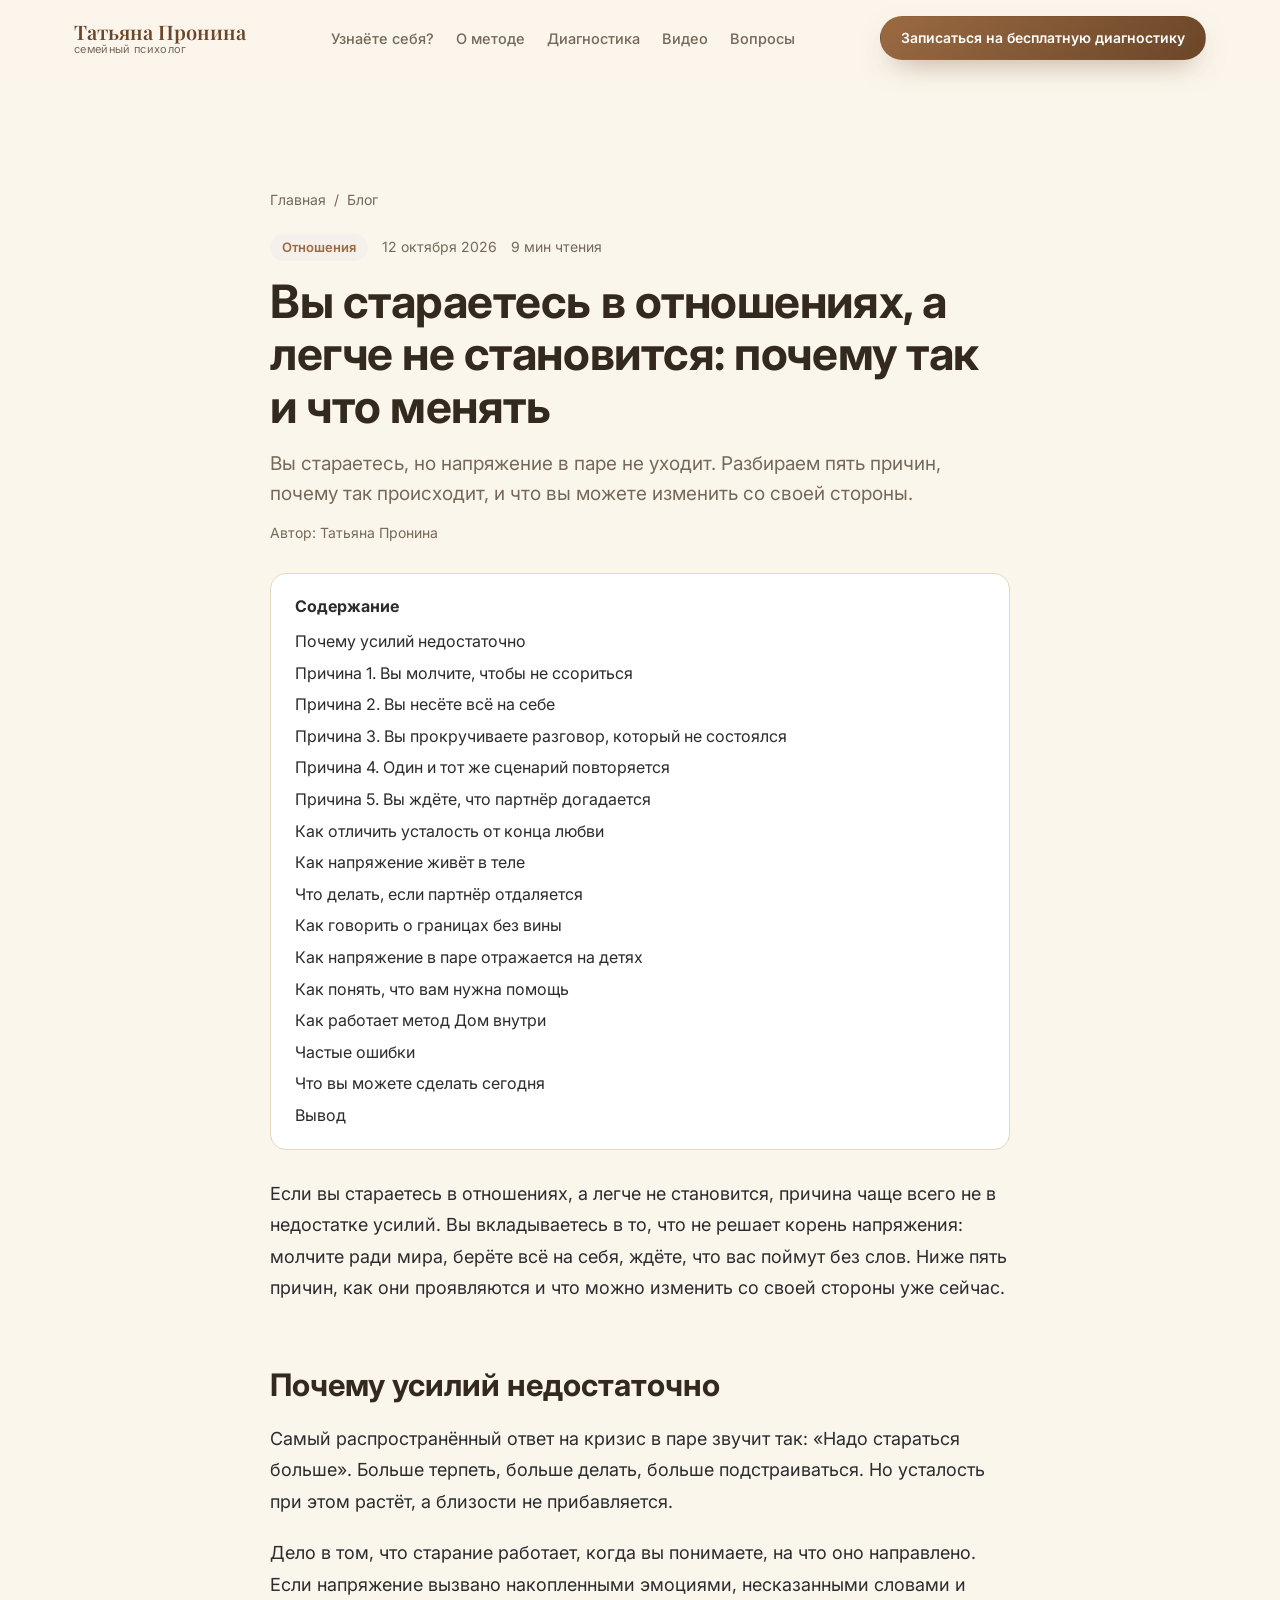
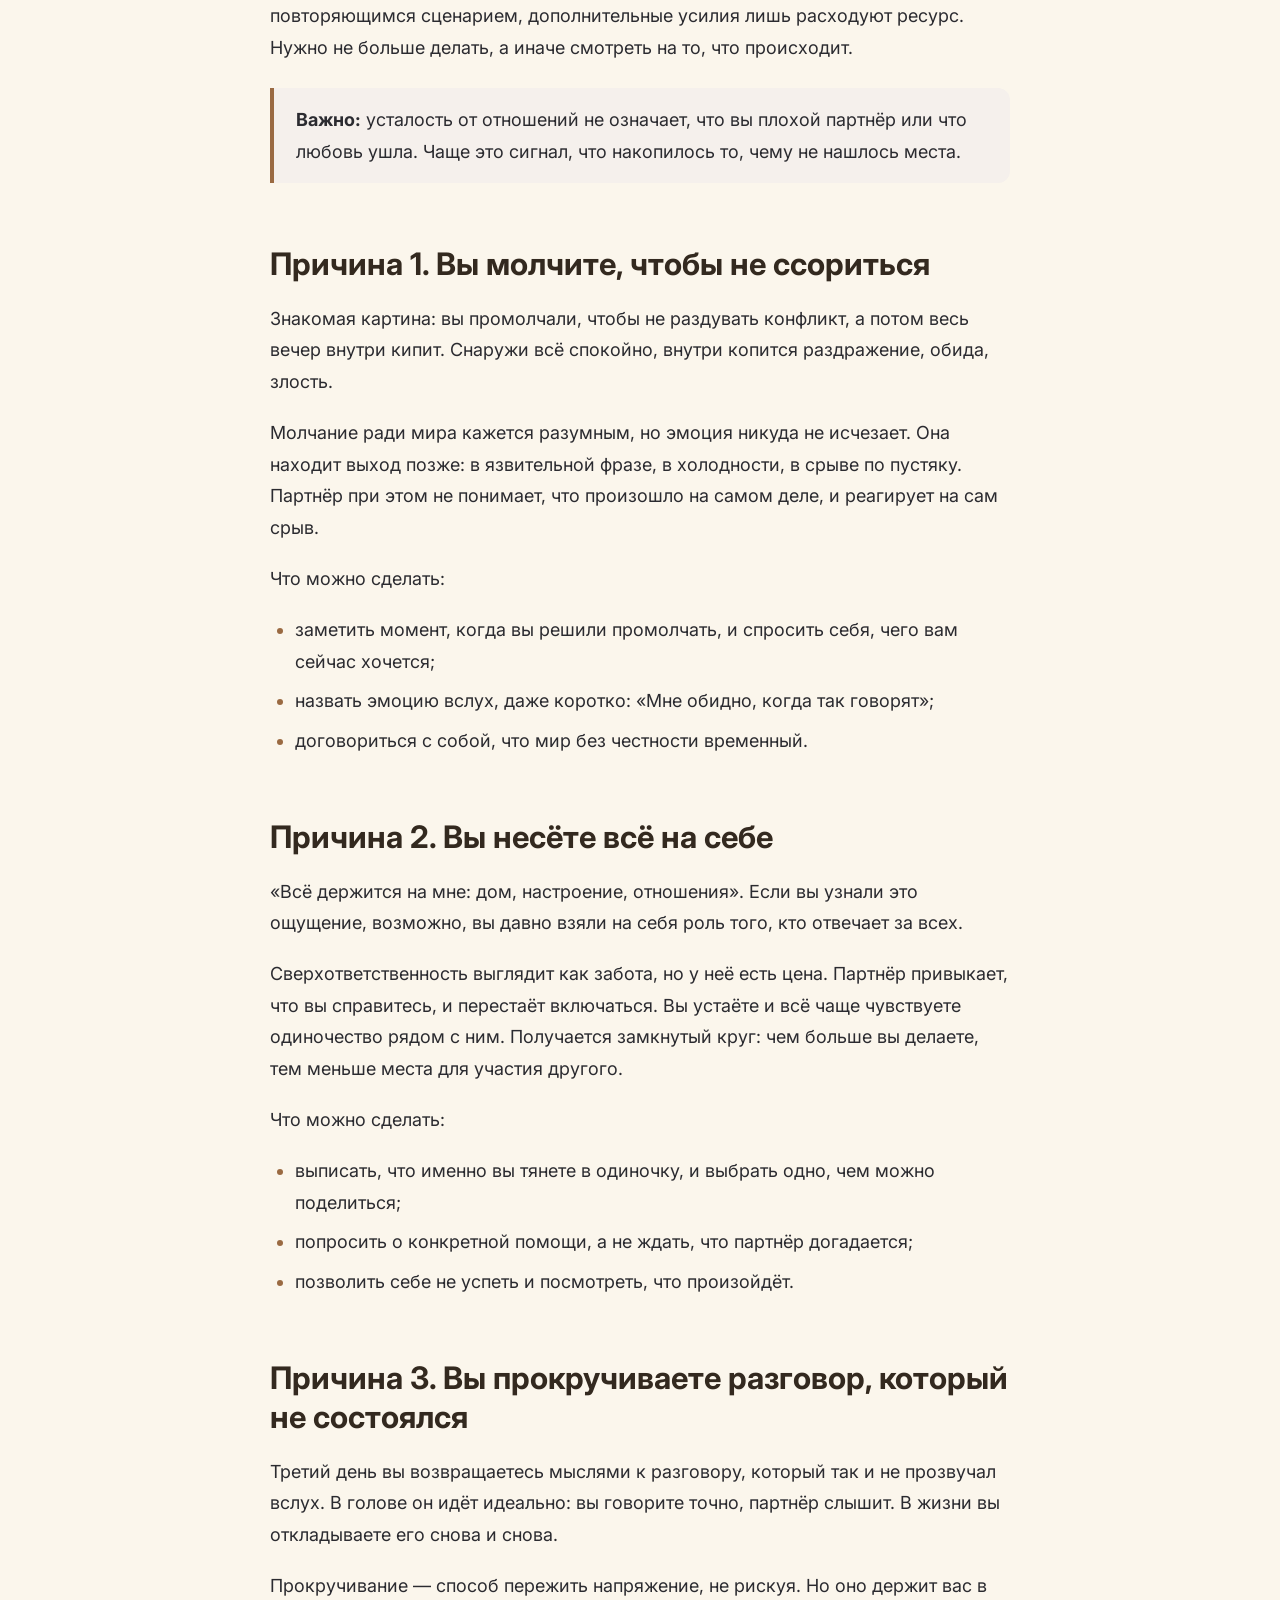
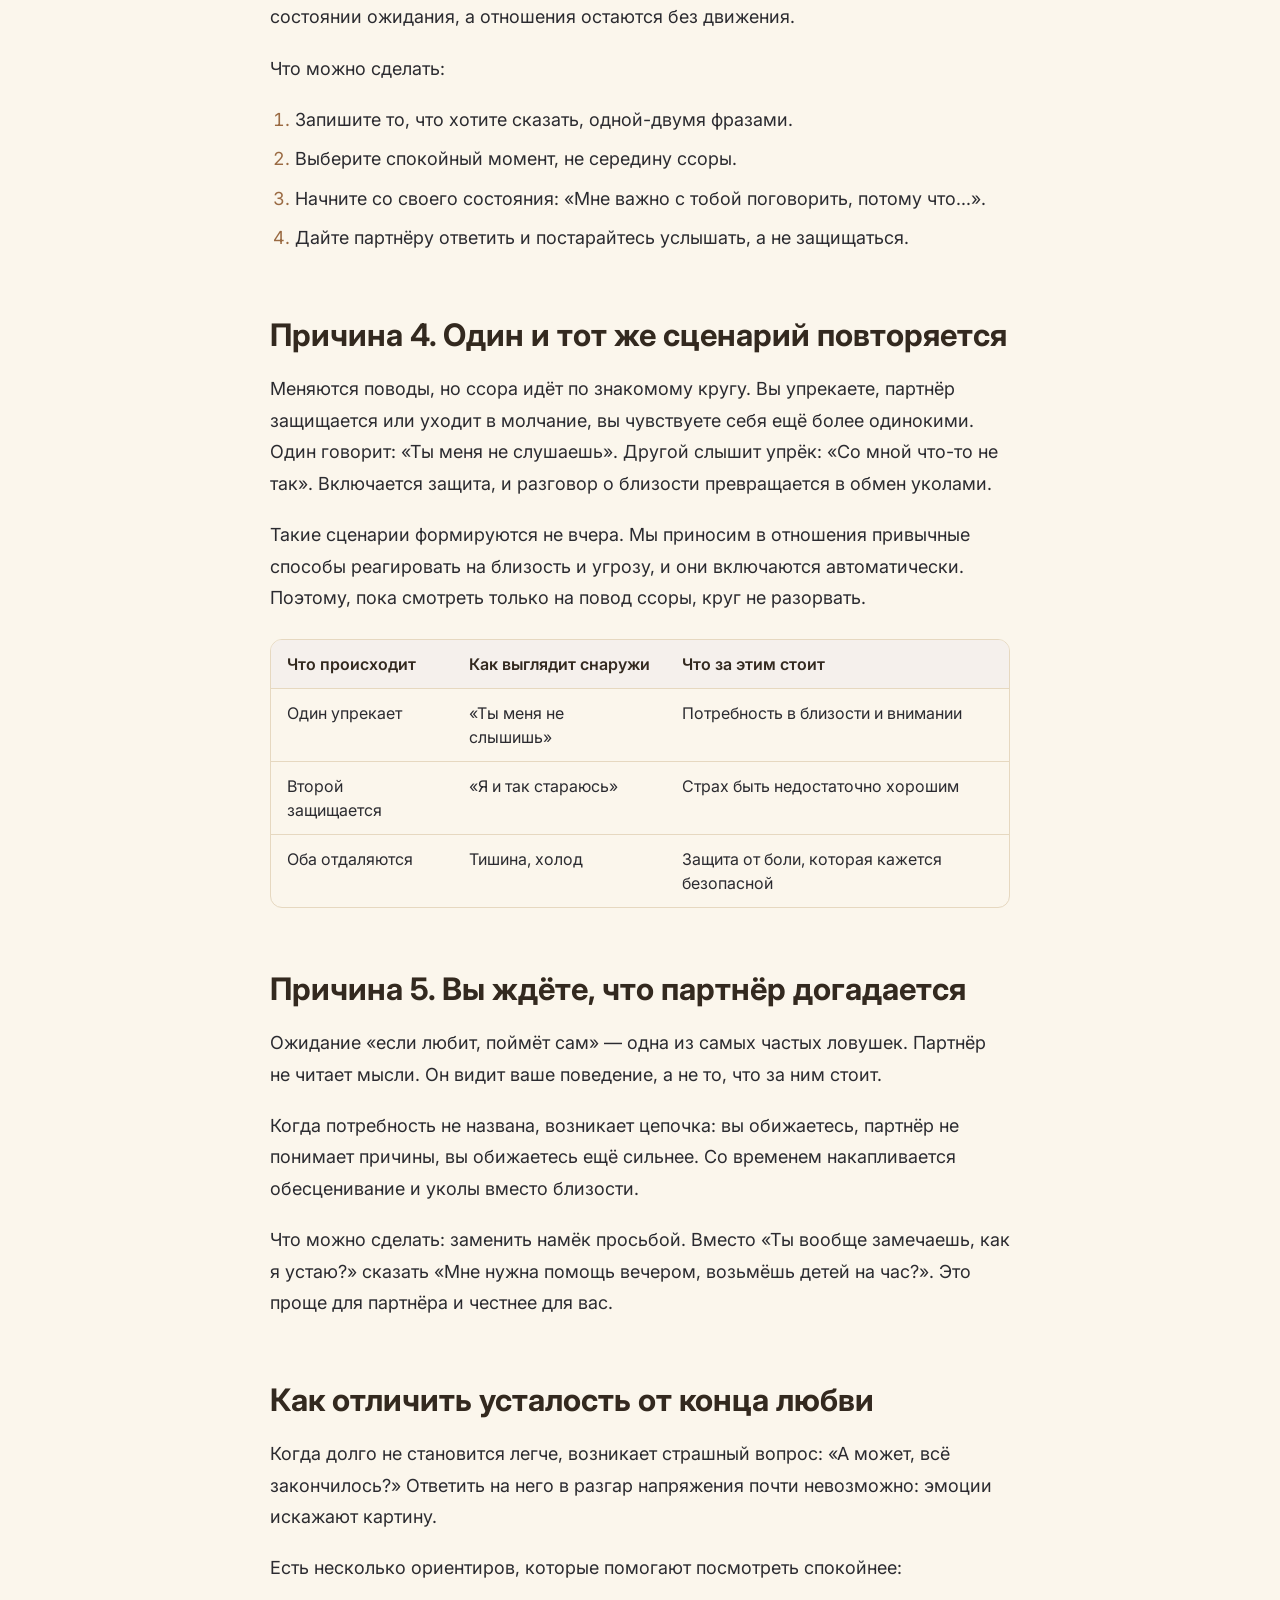
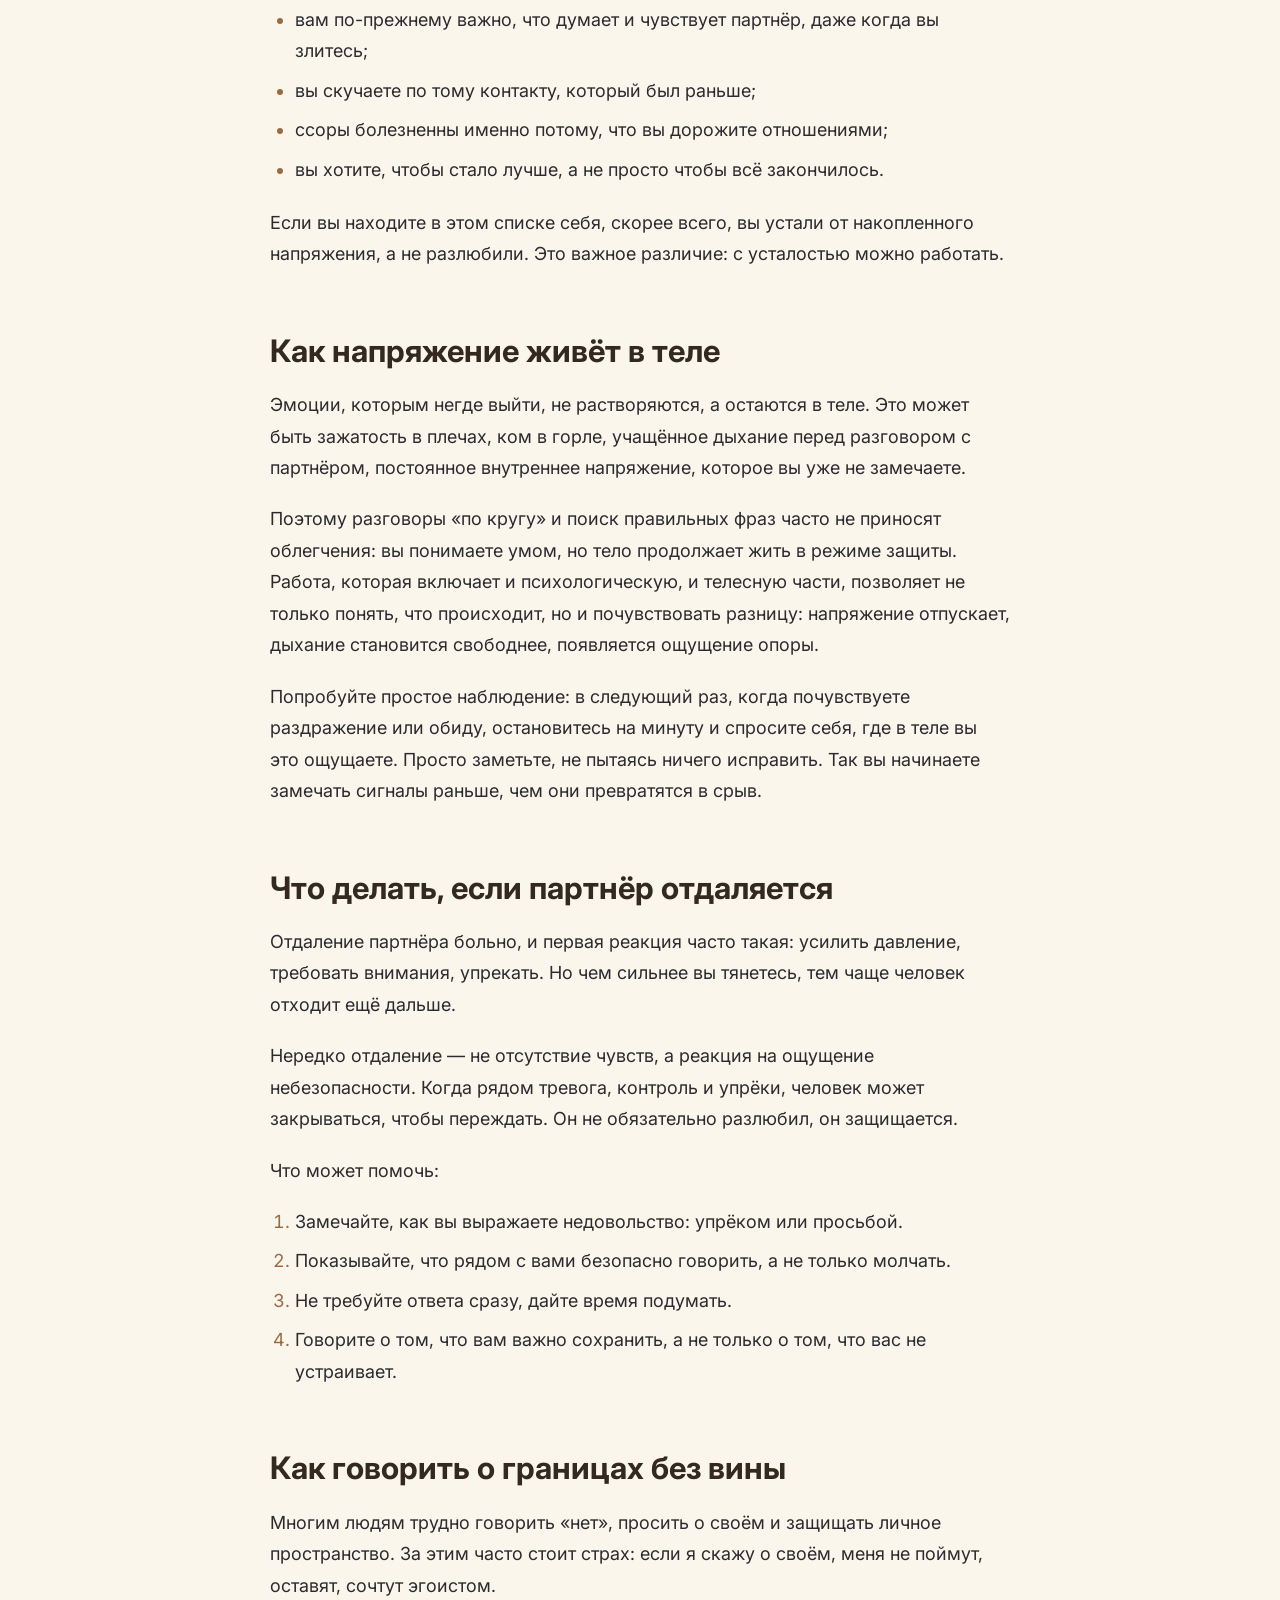
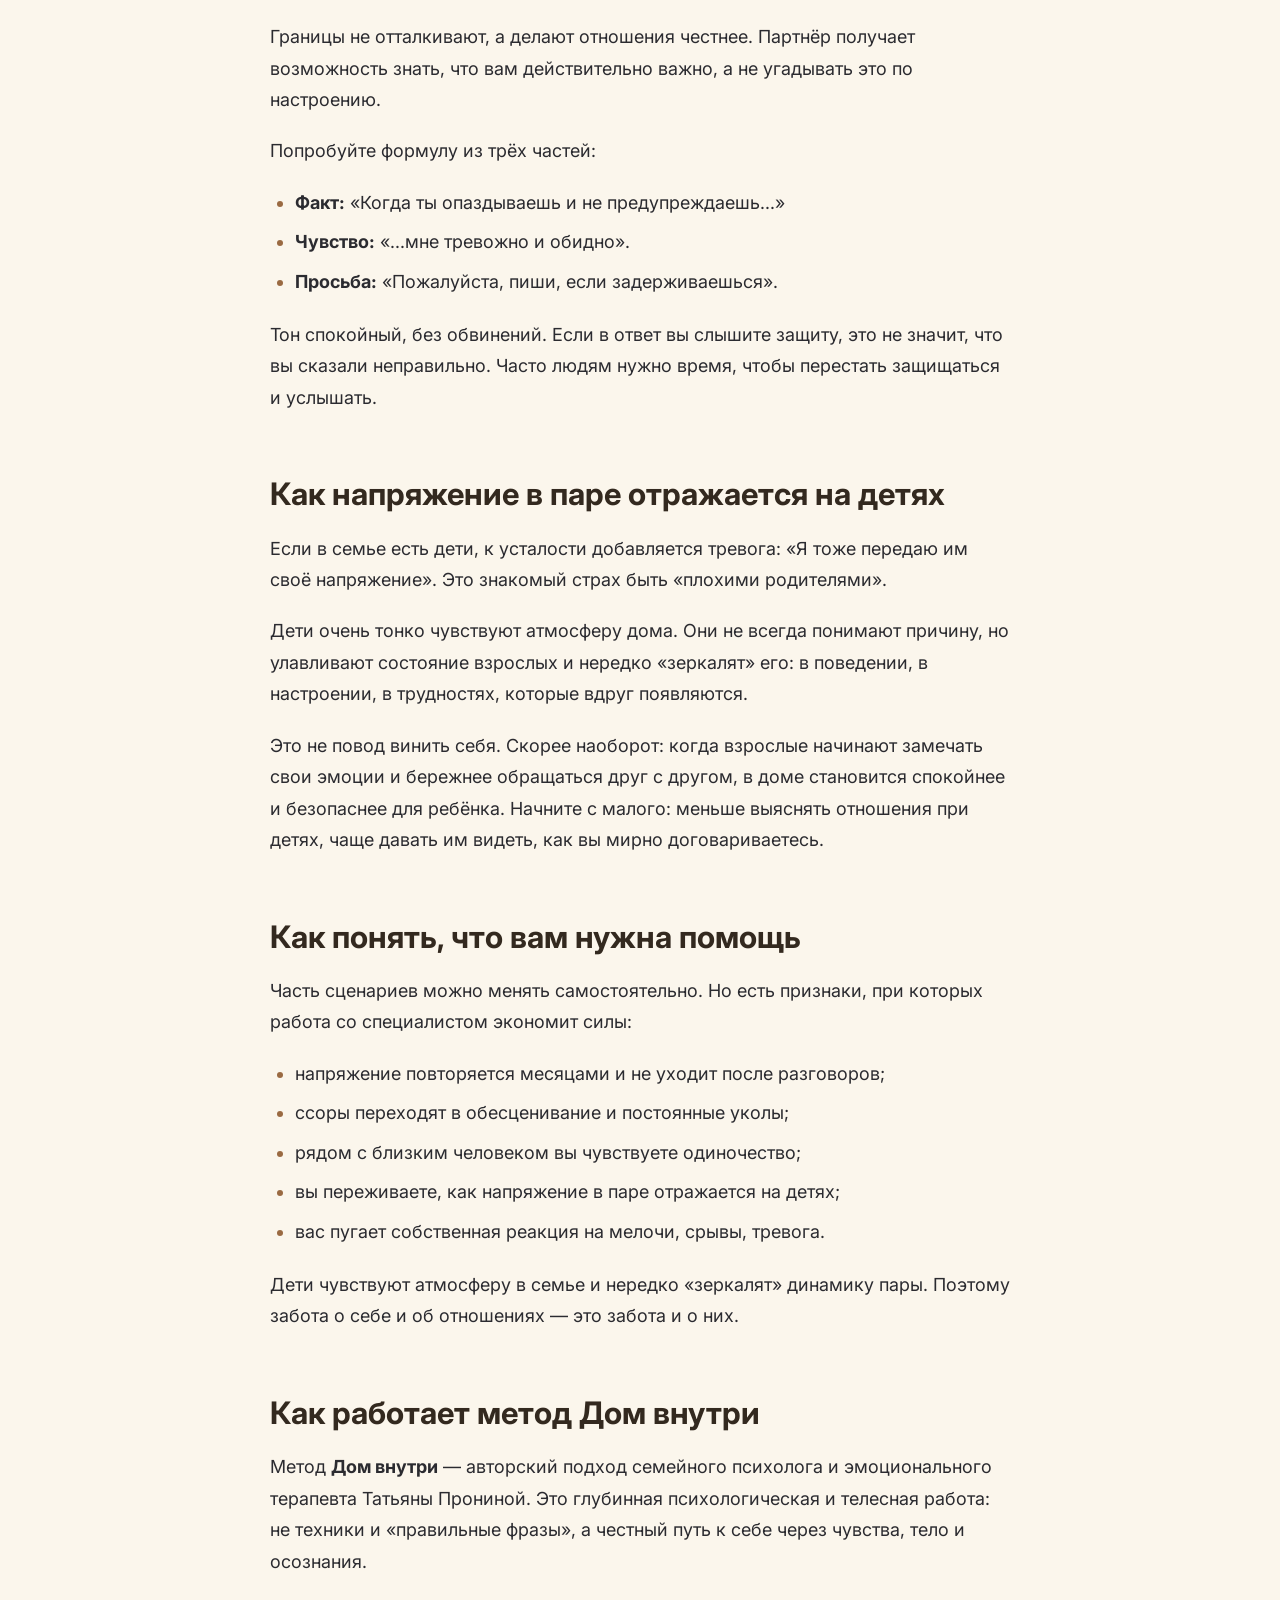
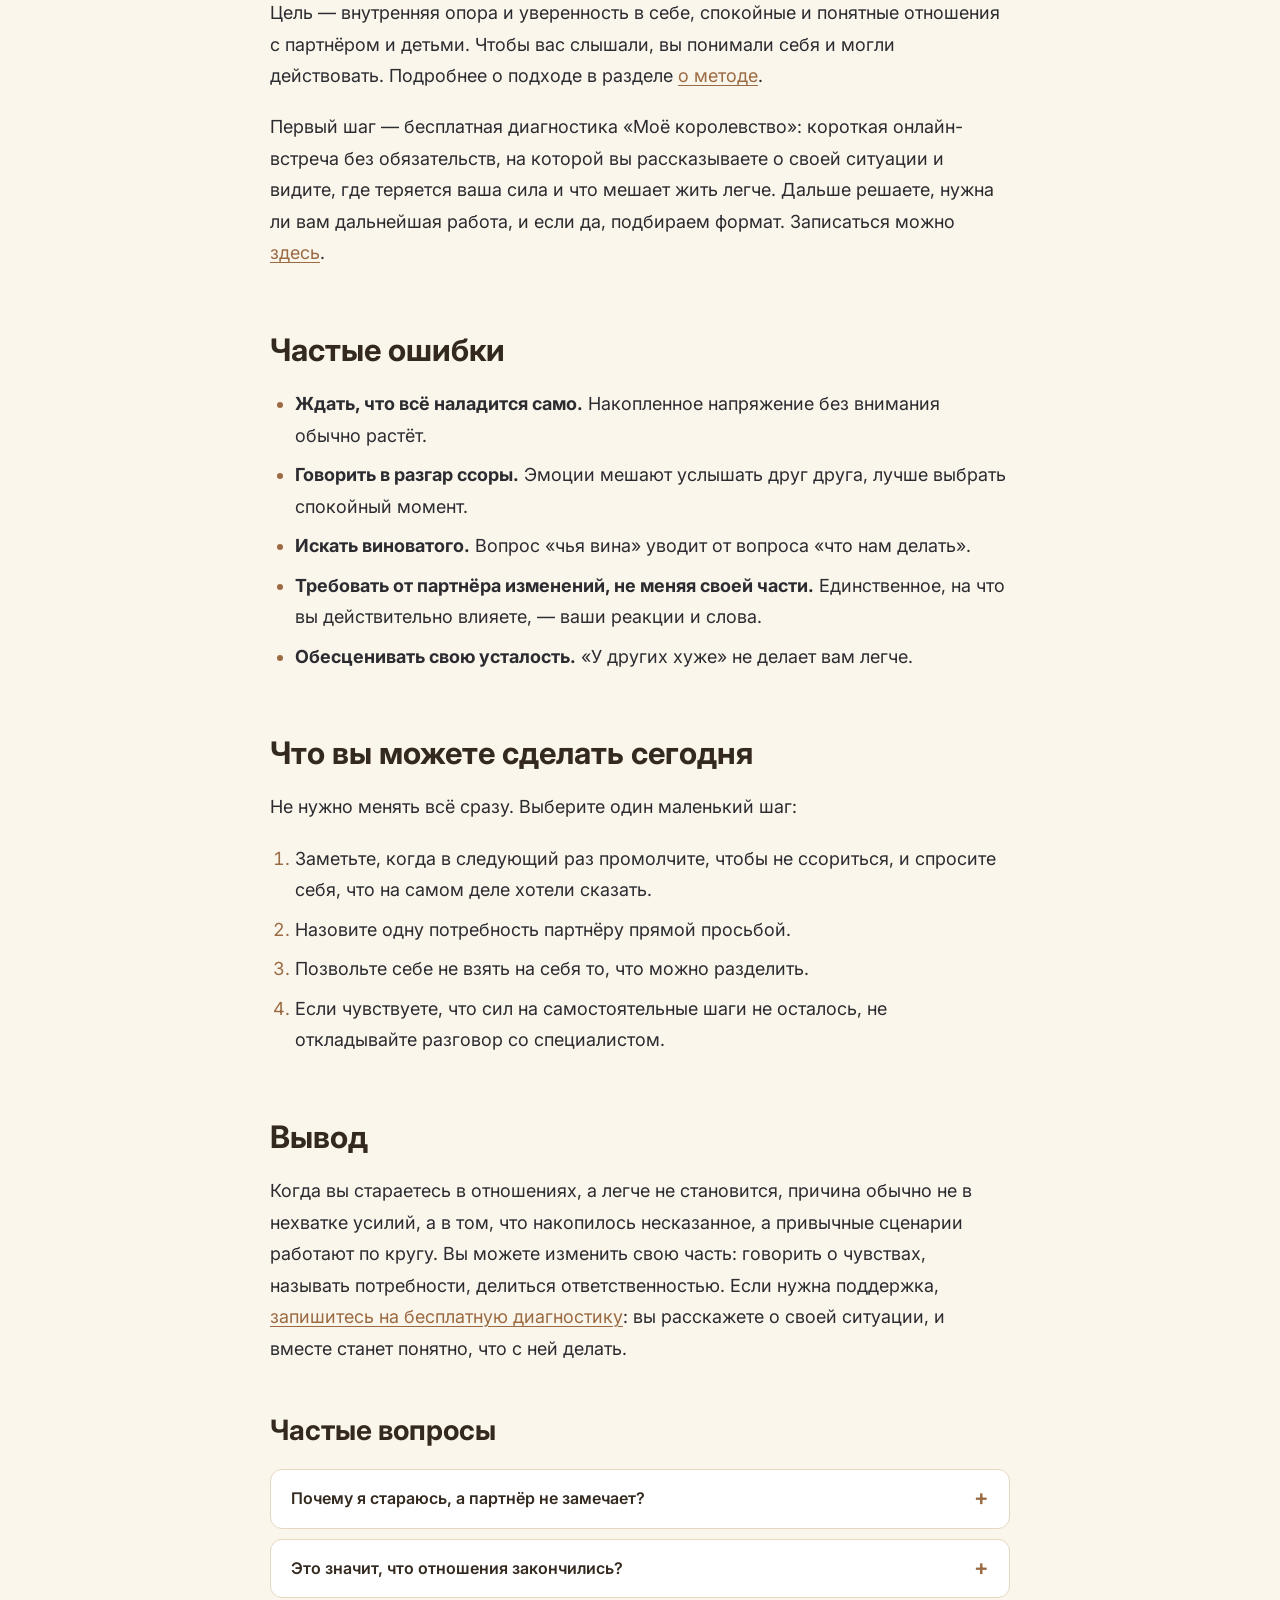
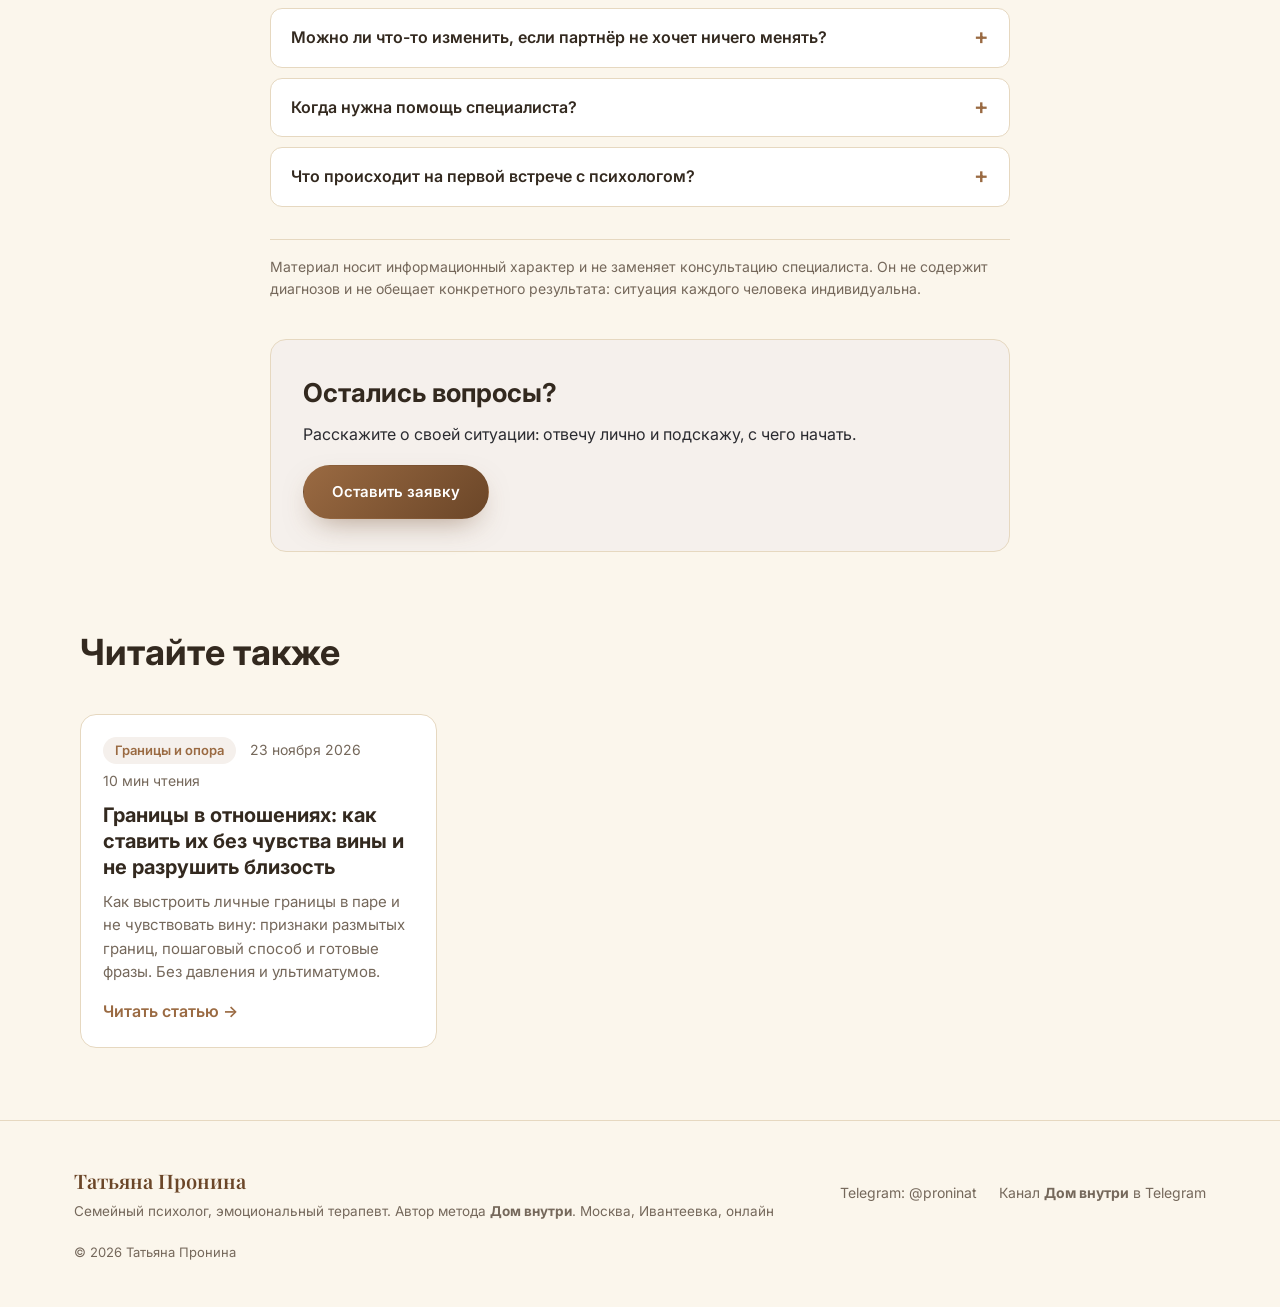
<file: blog/pochemu-v-otnosheniyah-ne-stanovitsya-legche/index.html>
<!DOCTYPE html>
<html lang="ru">
<head>
<meta charset="UTF-8">
<meta name="viewport" content="width=device-width, initial-scale=1.0">
<title>Почему в отношениях не становится легче</title>
<meta name="description" content="Вы стараетесь, но напряжение в паре не уходит. Разбираем пять причин, почему так происходит, и что вы можете изменить со своей стороны.">
<link rel="canonical" href="https://domvnutritebya.ru/blog/pochemu-v-otnosheniyah-ne-stanovitsya-legche/">
<meta name="robots" content="index, follow, max-image-preview:large">
<meta property="og:type" content="article">
<meta property="og:title" content="Почему в отношениях не становится легче">
<meta property="og:description" content="Вы стараетесь, но напряжение в паре не уходит. Разбираем пять причин, почему так происходит, и что вы можете изменить со своей стороны.">
<meta property="og:url" content="https://domvnutritebya.ru/blog/pochemu-v-otnosheniyah-ne-stanovitsya-legche/">
<meta property="og:locale" content="ru_RU">

<link rel="alternate" type="application/rss+xml" title="Татьяна Пронина — блог" href="https://domvnutritebya.ru/feed.xml">

<link rel="preconnect" href="https://fonts.googleapis.com">
<link rel="preconnect" href="https://fonts.gstatic.com" crossorigin>
<link href="https://fonts.googleapis.com/css2?family=Playfair+Display:wght@500;600;700&family=Inter:wght@400;500;600;700;800&display=swap" rel="stylesheet">
<link rel="stylesheet" href="/styles.css">
<link rel="stylesheet" href="/blog/blog.css">
<script type="application/ld+json">{"@context":"https://schema.org","@type":"Article","headline":"Вы стараетесь в отношениях, а легче не становится: почему так и что менять","description":"Вы стараетесь, но напряжение в паре не уходит. Разбираем пять причин, почему так происходит, и что вы можете изменить со своей стороны.","inLanguage":"ru","datePublished":"2026-10-12","dateModified":"2026-10-12","mainEntityOfPage":"https://domvnutritebya.ru/blog/pochemu-v-otnosheniyah-ne-stanovitsya-legche/","author":{"@type":"Person","name":"Татьяна Пронина"},"publisher":{"@type":"Organization","name":"Татьяна Пронина","url":"https://domvnutritebya.ru/"}}</script>
<script type="application/ld+json">{"@context":"https://schema.org","@type":"BreadcrumbList","itemListElement":[{"@type":"ListItem","position":1,"name":"Главная","item":"https://domvnutritebya.ru/"},{"@type":"ListItem","position":2,"name":"Блог","item":"https://domvnutritebya.ru/blog/"},{"@type":"ListItem","position":3,"name":"Вы стараетесь в отношениях, а легче не становится: почему так и что менять","item":"https://domvnutritebya.ru/blog/pochemu-v-otnosheniyah-ne-stanovitsya-legche/"}]}</script>
<script type="application/ld+json">{"@context":"https://schema.org","@type":"FAQPage","mainEntity":[{"@type":"Question","name":"Почему я стараюсь, а партнёр не замечает?","acceptedAnswer":{"@type":"Answer","text":"Часто вы стараетесь способом, который для вас привычен, а партнёр ждёт другого. Если о потребностях не говорить прямо, они остаются невидимыми. Помогает назвать конкретную просьбу вместо намёков и ожидания, что вас поймут без слов."}},{"@type":"Question","name":"Это значит, что отношения закончились?","acceptedAnswer":{"@type":"Answer","text":"Нет. Усталость и ссоры чаще говорят о накопленном напряжении и несказанном, а не о конце любви. Когда эмоции находят выход и появляется безопасный контакт, близость нередко возвращается."}},{"@type":"Question","name":"Можно ли что-то изменить, если партнёр не хочет ничего менять?","acceptedAnswer":{"@type":"Answer","text":"Можно изменить свою часть: как вы говорите о чувствах, где ставите границы, на что опираетесь. Когда меняется один человек в паре, меняется и вся динамика. Это не гарантия результата, но точка опоры."}},{"@type":"Question","name":"Когда нужна помощь специалиста?","acceptedAnswer":{"@type":"Answer","text":"Когда сценарий повторяется месяцами, ссоры переходят в обесценивание, вы чувствуете одиночество рядом с близким человеком или переживаете, как это отражается на детях. Помощь не признак слабости, а способ сэкономить силы."}},{"@type":"Question","name":"Что происходит на первой встрече с психологом?","acceptedAnswer":{"@type":"Answer","text":"Вы рассказываете о своей ситуации, специалист задаёт вопросы и помогает увидеть, что стоит за напряжением. На диагностике обычно становится понятно, какой формат помощи подходит, и нужен ли он вообще."}}]}</script>
</head>
<body class="b-page">
<header class="header" id="header">
  <div class="container header__inner">
    <a href="/#top" class="logo">
      <span class="logo__main">Татьяна Пронина</span>
      <span class="logo__suffix">семейный психолог</span>
    </a>
    <nav class="nav" id="nav">
      <a href="/#recognize">Узнаёте себя?</a>
      <a href="/#method">О методе</a>
      <a href="/#diagnostic">Диагностика</a>
      <a href="/#videos">Видео</a>
      <a href="/#faq">Вопросы</a>
    </nav>
    <div class="header__actions">
      <a href="/#contact" class="btn btn--primary btn--sm">Записаться на бесплатную диагностику</a>
    </div>
    <button class="burger" id="burger" aria-label="Меню">
      <span></span><span></span><span></span>
    </button>
  </div>
</header>
<main class="blog">

<article class="b-article">
  <nav class="b-crumbs" aria-label="Хлебные крошки"><a href="/">Главная</a><span>/</span><a href="/blog/">Блог</a></nav>
  
  <header class="b-head">
    <div class="b-meta"><span class="b-chip">Отношения</span><time datetime="2026-10-12">12 октября 2026</time><span>9 мин чтения</span></div>
    <h1>Вы стараетесь в отношениях, а легче не становится: почему так и что менять</h1>
    <p class="b-lead">Вы стараетесь, но напряжение в паре не уходит. Разбираем пять причин, почему так происходит, и что вы можете изменить со своей стороны.</p>
    <p class="b-author">Автор: Татьяна Пронина</p>
  </header>
  
  <nav class="b-toc" aria-label="Содержание"><strong>Содержание</strong><ol><li><a href="#pochemu-usiliy-nedostatochno">Почему усилий недостаточно</a></li><li><a href="#prichina-1-vy-molchite-chtoby-ne-ssoritsya">Причина 1. Вы молчите, чтобы не ссориться</a></li><li><a href="#prichina-2-vy-nesete-vse-na-sebe">Причина 2. Вы несёте всё на себе</a></li><li><a href="#prichina-3-vy-prokruchivaete-razgovor-kotoryy-ne-sostoyalsya">Причина 3. Вы прокручиваете разговор, который не состоялся</a></li><li><a href="#prichina-4-odin-i-tot-zhe-scenariy-povtoryaetsya">Причина 4. Один и тот же сценарий повторяется</a></li><li><a href="#prichina-5-vy-zhdete-chto-partner-dogadaetsya">Причина 5. Вы ждёте, что партнёр догадается</a></li><li><a href="#kak-otlichit-ustalost-ot-konca-lyubvi">Как отличить усталость от конца любви</a></li><li><a href="#kak-napryazhenie-zhivet-v-tele">Как напряжение живёт в теле</a></li><li><a href="#chto-delat-esli-partner-otdalyaetsya">Что делать, если партнёр отдаляется</a></li><li><a href="#kak-govorit-o-granicah-bez-viny">Как говорить о границах без вины</a></li><li><a href="#kak-napryazhenie-v-pare-otrazhaetsya-na-detyah">Как напряжение в паре отражается на детях</a></li><li><a href="#kak-ponyat-chto-vam-nuzhna-pomosch">Как понять, что вам нужна помощь</a></li><li><a href="#kak-rabotaet-metod-dom-vnutri">Как работает метод Дом внутри</a></li><li><a href="#chastye-oshibki">Частые ошибки</a></li><li><a href="#chto-vy-mozhete-sdelat-segodnya">Что вы можете сделать сегодня</a></li><li><a href="#vyvod">Вывод</a></li></ol></nav>
  <div class="b-content"><p>Если вы стараетесь в отношениях, а легче не становится, причина чаще всего не в недостатке усилий. Вы вкладываетесь в то, что не решает корень напряжения: молчите ради мира, берёте всё на себя, ждёте, что вас поймут без слов. Ниже пять причин, как они проявляются и что можно изменить со своей стороны уже сейчас.</p>
<h2 id="pochemu-usiliy-nedostatochno">Почему усилий недостаточно</h2>
<p>Самый распространённый ответ на кризис в паре звучит так: «Надо стараться больше». Больше терпеть, больше делать, больше подстраиваться. Но усталость при этом растёт, а близости не прибавляется.</p>
<p>Дело в том, что старание работает, когда вы понимаете, на что оно направлено. Если напряжение вызвано накопленными эмоциями, несказанными словами и повторяющимся сценарием, дополнительные усилия лишь расходуют ресурс. Нужно не больше делать, а иначе смотреть на то, что происходит.</p>
<blockquote><p><strong>Важно:</strong> усталость от отношений не означает, что вы плохой партнёр или что любовь ушла. Чаще это сигнал, что накопилось то, чему не нашлось места.</p></blockquote>
<h2 id="prichina-1-vy-molchite-chtoby-ne-ssoritsya">Причина 1. Вы молчите, чтобы не ссориться</h2>
<p>Знакомая картина: вы промолчали, чтобы не раздувать конфликт, а потом весь вечер внутри кипит. Снаружи всё спокойно, внутри копится раздражение, обида, злость.</p>
<p>Молчание ради мира кажется разумным, но эмоция никуда не исчезает. Она находит выход позже: в язвительной фразе, в холодности, в срыве по пустяку. Партнёр при этом не понимает, что произошло на самом деле, и реагирует на сам срыв.</p>
<p>Что можно сделать:</p>
<ul><li>заметить момент, когда вы решили промолчать, и спросить себя, чего вам сейчас хочется;</li><li>назвать эмоцию вслух, даже коротко: «Мне обидно, когда так говорят»;</li><li>договориться с собой, что мир без честности временный.</li></ul>
<h2 id="prichina-2-vy-nesete-vse-na-sebe">Причина 2. Вы несёте всё на себе</h2>
<p>«Всё держится на мне: дом, настроение, отношения». Если вы узнали это ощущение, возможно, вы давно взяли на себя роль того, кто отвечает за всех.</p>
<p>Сверхответственность выглядит как забота, но у неё есть цена. Партнёр привыкает, что вы справитесь, и перестаёт включаться. Вы устаёте и всё чаще чувствуете одиночество рядом с ним. Получается замкнутый круг: чем больше вы делаете, тем меньше места для участия другого.</p>
<p>Что можно сделать:</p>
<ul><li>выписать, что именно вы тянете в одиночку, и выбрать одно, чем можно поделиться;</li><li>попросить о конкретной помощи, а не ждать, что партнёр догадается;</li><li>позволить себе не успеть и посмотреть, что произойдёт.</li></ul>
<h2 id="prichina-3-vy-prokruchivaete-razgovor-kotoryy-ne-sostoyalsya">Причина 3. Вы прокручиваете разговор, который не состоялся</h2>
<p>Третий день вы возвращаетесь мыслями к разговору, который так и не прозвучал вслух. В голове он идёт идеально: вы говорите точно, партнёр слышит. В жизни вы откладываете его снова и снова.</p>
<p>Прокручивание — способ пережить напряжение, не рискуя. Но оно держит вас в состоянии ожидания, а отношения остаются без движения.</p>
<p>Что можно сделать:</p>
<ol><li>Запишите то, что хотите сказать, одной-двумя фразами.</li><li>Выберите спокойный момент, не середину ссоры.</li><li>Начните со своего состояния: «Мне важно с тобой поговорить, потому что...».</li><li>Дайте партнёру ответить и постарайтесь услышать, а не защищаться.</li></ol>
<h2 id="prichina-4-odin-i-tot-zhe-scenariy-povtoryaetsya">Причина 4. Один и тот же сценарий повторяется</h2>
<p>Меняются поводы, но ссора идёт по знакомому кругу. Вы упрекаете, партнёр защищается или уходит в молчание, вы чувствуете себя ещё более одинокими. Один говорит: «Ты меня не слушаешь». Другой слышит упрёк: «Со мной что-то не так». Включается защита, и разговор о близости превращается в обмен уколами.</p>
<p>Такие сценарии формируются не вчера. Мы приносим в отношения привычные способы реагировать на близость и угрозу, и они включаются автоматически. Поэтому, пока смотреть только на повод ссоры, круг не разорвать.</p>
<div class="b-table"><table><thead><tr><th>Что происходит</th><th>Как выглядит снаружи</th><th>Что за этим стоит</th></tr></thead><tbody><tr><td>Один упрекает</td><td>«Ты меня не слышишь»</td><td>Потребность в близости и внимании</td></tr><tr><td>Второй защищается</td><td>«Я и так стараюсь»</td><td>Страх быть недостаточно хорошим</td></tr><tr><td>Оба отдаляются</td><td>Тишина, холод</td><td>Защита от боли, которая кажется безопасной</td></tr></tbody></table></div>
<h2 id="prichina-5-vy-zhdete-chto-partner-dogadaetsya">Причина 5. Вы ждёте, что партнёр догадается</h2>
<p>Ожидание «если любит, поймёт сам» — одна из самых частых ловушек. Партнёр не читает мысли. Он видит ваше поведение, а не то, что за ним стоит.</p>
<p>Когда потребность не названа, возникает цепочка: вы обижаетесь, партнёр не понимает причины, вы обижаетесь ещё сильнее. Со временем накапливается обесценивание и уколы вместо близости.</p>
<p>Что можно сделать: заменить намёк просьбой. Вместо «Ты вообще замечаешь, как я устаю?» сказать «Мне нужна помощь вечером, возьмёшь детей на час?». Это проще для партнёра и честнее для вас.</p>
<h2 id="kak-otlichit-ustalost-ot-konca-lyubvi">Как отличить усталость от конца любви</h2>
<p>Когда долго не становится легче, возникает страшный вопрос: «А может, всё закончилось?» Ответить на него в разгар напряжения почти невозможно: эмоции искажают картину.</p>
<p>Есть несколько ориентиров, которые помогают посмотреть спокойнее:</p>
<ul><li>вам по-прежнему важно, что думает и чувствует партнёр, даже когда вы злитесь;</li><li>вы скучаете по тому контакту, который был раньше;</li><li>ссоры болезненны именно потому, что вы дорожите отношениями;</li><li>вы хотите, чтобы стало лучше, а не просто чтобы всё закончилось.</li></ul>
<p>Если вы находите в этом списке себя, скорее всего, вы устали от накопленного напряжения, а не разлюбили. Это важное различие: с усталостью можно работать.</p>
<h2 id="kak-napryazhenie-zhivet-v-tele">Как напряжение живёт в теле</h2>
<p>Эмоции, которым негде выйти, не растворяются, а остаются в теле. Это может быть зажатость в плечах, ком в горле, учащённое дыхание перед разговором с партнёром, постоянное внутреннее напряжение, которое вы уже не замечаете.</p>
<p>Поэтому разговоры «по кругу» и поиск правильных фраз часто не приносят облегчения: вы понимаете умом, но тело продолжает жить в режиме защиты. Работа, которая включает и психологическую, и телесную части, позволяет не только понять, что происходит, но и почувствовать разницу: напряжение отпускает, дыхание становится свободнее, появляется ощущение опоры.</p>
<p>Попробуйте простое наблюдение: в следующий раз, когда почувствуете раздражение или обиду, остановитесь на минуту и спросите себя, где в теле вы это ощущаете. Просто заметьте, не пытаясь ничего исправить. Так вы начинаете замечать сигналы раньше, чем они превратятся в срыв.</p>
<h2 id="chto-delat-esli-partner-otdalyaetsya">Что делать, если партнёр отдаляется</h2>
<p>Отдаление партнёра больно, и первая реакция часто такая: усилить давление, требовать внимания, упрекать. Но чем сильнее вы тянетесь, тем чаще человек отходит ещё дальше.</p>
<p>Нередко отдаление — не отсутствие чувств, а реакция на ощущение небезопасности. Когда рядом тревога, контроль и упрёки, человек может закрываться, чтобы переждать. Он не обязательно разлюбил, он защищается.</p>
<p>Что может помочь:</p>
<ol><li>Замечайте, как вы выражаете недовольство: упрёком или просьбой.</li><li>Показывайте, что рядом с вами безопасно говорить, а не только молчать.</li><li>Не требуйте ответа сразу, дайте время подумать.</li><li>Говорите о том, что вам важно сохранить, а не только о том, что вас не устраивает.</li></ol>
<h2 id="kak-govorit-o-granicah-bez-viny">Как говорить о границах без вины</h2>
<p>Многим людям трудно говорить «нет», просить о своём и защищать личное пространство. За этим часто стоит страх: если я скажу о своём, меня не поймут, оставят, сочтут эгоистом.</p>
<p>Границы не отталкивают, а делают отношения честнее. Партнёр получает возможность знать, что вам действительно важно, а не угадывать это по настроению.</p>
<p>Попробуйте формулу из трёх частей:</p>
<ul><li><strong>Факт:</strong> «Когда ты опаздываешь и не предупреждаешь...»</li><li><strong>Чувство:</strong> «...мне тревожно и обидно».</li><li><strong>Просьба:</strong> «Пожалуйста, пиши, если задерживаешься».</li></ul>
<p>Тон спокойный, без обвинений. Если в ответ вы слышите защиту, это не значит, что вы сказали неправильно. Часто людям нужно время, чтобы перестать защищаться и услышать.</p>
<h2 id="kak-napryazhenie-v-pare-otrazhaetsya-na-detyah">Как напряжение в паре отражается на детях</h2>
<p>Если в семье есть дети, к усталости добавляется тревога: «Я тоже передаю им своё напряжение». Это знакомый страх быть «плохими родителями».</p>
<p>Дети очень тонко чувствуют атмосферу дома. Они не всегда понимают причину, но улавливают состояние взрослых и нередко «зеркалят» его: в поведении, в настроении, в трудностях, которые вдруг появляются.</p>
<p>Это не повод винить себя. Скорее наоборот: когда взрослые начинают замечать свои эмоции и бережнее обращаться друг с другом, в доме становится спокойнее и безопаснее для ребёнка. Начните с малого: меньше выяснять отношения при детях, чаще давать им видеть, как вы мирно договариваетесь.</p>
<h2 id="kak-ponyat-chto-vam-nuzhna-pomosch">Как понять, что вам нужна помощь</h2>
<p>Часть сценариев можно менять самостоятельно. Но есть признаки, при которых работа со специалистом экономит силы:</p>
<ul><li>напряжение повторяется месяцами и не уходит после разговоров;</li><li>ссоры переходят в обесценивание и постоянные уколы;</li><li>рядом с близким человеком вы чувствуете одиночество;</li><li>вы переживаете, как напряжение в паре отражается на детях;</li><li>вас пугает собственная реакция на мелочи, срывы, тревога.</li></ul>
<p>Дети чувствуют атмосферу в семье и нередко «зеркалят» динамику пары. Поэтому забота о себе и об отношениях — это забота и о них.</p>
<h2 id="kak-rabotaet-metod-dom-vnutri">Как работает метод Дом внутри</h2>
<p>Метод <strong>Дом внутри</strong> — авторский подход семейного психолога и эмоционального терапевта Татьяны Прониной. Это глубинная психологическая и телесная работа: не техники и «правильные фразы», а честный путь к себе через чувства, тело и осознания.</p>
<p>Цель — внутренняя опора и уверенность в себе, спокойные и понятные отношения с партнёром и детьми. Чтобы вас слышали, вы понимали себя и могли действовать. Подробнее о подходе в разделе <a href="/#method">о методе</a>.</p>
<p>Первый шаг — бесплатная диагностика «Моё королевство»: короткая онлайн-встреча без обязательств, на которой вы рассказываете о своей ситуации и видите, где теряется ваша сила и что мешает жить легче. Дальше решаете, нужна ли вам дальнейшая работа, и если да, подбираем формат. Записаться можно <a href="/#contact">здесь</a>.</p>
<h2 id="chastye-oshibki">Частые ошибки</h2>
<ul><li><strong>Ждать, что всё наладится само.</strong> Накопленное напряжение без внимания обычно растёт.</li><li><strong>Говорить в разгар ссоры.</strong> Эмоции мешают услышать друг друга, лучше выбрать спокойный момент.</li><li><strong>Искать виноватого.</strong> Вопрос «чья вина» уводит от вопроса «что нам делать».</li><li><strong>Требовать от партнёра изменений, не меняя своей части.</strong> Единственное, на что вы действительно влияете, — ваши реакции и слова.</li><li><strong>Обесценивать свою усталость.</strong> «У других хуже» не делает вам легче.</li></ul>
<h2 id="chto-vy-mozhete-sdelat-segodnya">Что вы можете сделать сегодня</h2>
<p>Не нужно менять всё сразу. Выберите один маленький шаг:</p>
<ol><li>Заметьте, когда в следующий раз промолчите, чтобы не ссориться, и спросите себя, что на самом деле хотели сказать.</li><li>Назовите одну потребность партнёру прямой просьбой.</li><li>Позвольте себе не взять на себя то, что можно разделить.</li><li>Если чувствуете, что сил на самостоятельные шаги не осталось, не откладывайте разговор со специалистом.</li></ol>
<h2 id="vyvod">Вывод</h2>
<p>Когда вы стараетесь в отношениях, а легче не становится, причина обычно не в нехватке усилий, а в том, что накопилось несказанное, а привычные сценарии работают по кругу. Вы можете изменить свою часть: говорить о чувствах, называть потребности, делиться ответственностью. Если нужна поддержка, <a href="/#contact">запишитесь на бесплатную диагностику</a>: вы расскажете о своей ситуации, и вместе станет понятно, что с ней делать.</p></div>
  <section class="b-faq"><h2>Частые вопросы</h2><details><summary>Почему я стараюсь, а партнёр не замечает?</summary><p>Часто вы стараетесь способом, который для вас привычен, а партнёр ждёт другого. Если о потребностях не говорить прямо, они остаются невидимыми. Помогает назвать конкретную просьбу вместо намёков и ожидания, что вас поймут без слов.</p></details><details><summary>Это значит, что отношения закончились?</summary><p>Нет. Усталость и ссоры чаще говорят о накопленном напряжении и несказанном, а не о конце любви. Когда эмоции находят выход и появляется безопасный контакт, близость нередко возвращается.</p></details><details><summary>Можно ли что-то изменить, если партнёр не хочет ничего менять?</summary><p>Можно изменить свою часть: как вы говорите о чувствах, где ставите границы, на что опираетесь. Когда меняется один человек в паре, меняется и вся динамика. Это не гарантия результата, но точка опоры.</p></details><details><summary>Когда нужна помощь специалиста?</summary><p>Когда сценарий повторяется месяцами, ссоры переходят в обесценивание, вы чувствуете одиночество рядом с близким человеком или переживаете, как это отражается на детях. Помощь не признак слабости, а способ сэкономить силы.</p></details><details><summary>Что происходит на первой встрече с психологом?</summary><p>Вы рассказываете о своей ситуации, специалист задаёт вопросы и помогает увидеть, что стоит за напряжением. На диагностике обычно становится понятно, какой формат помощи подходит, и нужен ли он вообще.</p></details></section>
  <p class="b-disclaimer">Материал носит информационный характер и не заменяет консультацию специалиста. Он не содержит диагнозов и не обещает конкретного результата: ситуация каждого человека индивидуальна.</p>
  <aside class="b-cta"><h2>Остались вопросы?</h2><p>Расскажите о своей ситуации: отвечу лично и подскажу, с чего начать.</p><a class="btn btn--primary b-cta__btn" href="/#contact">Оставить заявку</a></aside>
</article>
<section class="b-related"><h2>Читайте также</h2><div class="b-grid"><article class="b-card">
  
  <div class="b-card__body">
    <div class="b-meta"><span class="b-chip">Границы и опора</span><time datetime="2026-11-23">23 ноября 2026</time><span>10 мин чтения</span></div>
    <h3><a href="/blog/granitsy-v-otnosheniyah-bez-viny/">Границы в отношениях: как ставить их без чувства вины и не разрушить близость</a></h3>
    <p>Как выстроить личные границы в паре и не чувствовать вину: признаки размытых границ, пошаговый способ и готовые фразы. Без давления и ультиматумов.</p>
    <a class="b-more" href="/blog/granitsy-v-otnosheniyah-bez-viny/">Читать статью</a>
  </div>
</article></div></section>
</main>
<footer class="footer">
  <div class="container footer__inner">
    <div class="footer__brand">
      <span class="logo__main">Татьяна Пронина</span>
      <p>Семейный психолог, эмоциональный терапевт. Автор метода <strong>Дом внутри</strong>. Москва, Ивантеевка, онлайн</p>
    </div>
    <div class="footer__links">
      <a href="https://t.me/proninat" target="_blank" rel="noopener">Telegram: @proninat</a>
      <a href="https://t.me/talksimply" target="_blank" rel="noopener">Канал <strong>Дом внутри</strong> в Telegram</a>
    </div>
    <div class="footer__copy">
      <span>© <span id="year"></span> Татьяна Пронина</span>
    </div>
  </div>
</footer>
<script src="/script.js" defer></script>
<!-- Yandex.Metrika counter -->
<script type="text/javascript">
    (function(m,e,t,r,i,k,a){
        m[i]=m[i]||function(){(m[i].a=m[i].a||[]).push(arguments)};
        m[i].l=1*new Date();
        for (var j = 0; j < document.scripts.length; j++) {if (document.scripts[j].src === r) { return; }}
        k=e.createElement(t),a=e.getElementsByTagName(t)[0],k.async=1,k.src=r,a.parentNode.insertBefore(k,a)
    })(window, document,'script','https://mc.yandex.ru/metrika/tag.js?id=114623773', 'ym');

    ym(114623773, 'init', {ssr:true, webvisor:true, clickmap:true, ecommerce:"dataLayer", referrer: document.referrer, url: location.href, accurateTrackBounce:true, trackLinks:true});
</script>
<noscript><div><img src="https://mc.yandex.ru/watch/114623773" style="position:absolute; left:-9999px;" alt="" /></div></noscript>
<!-- /Yandex.Metrika counter -->
</body>
</html>
</file>
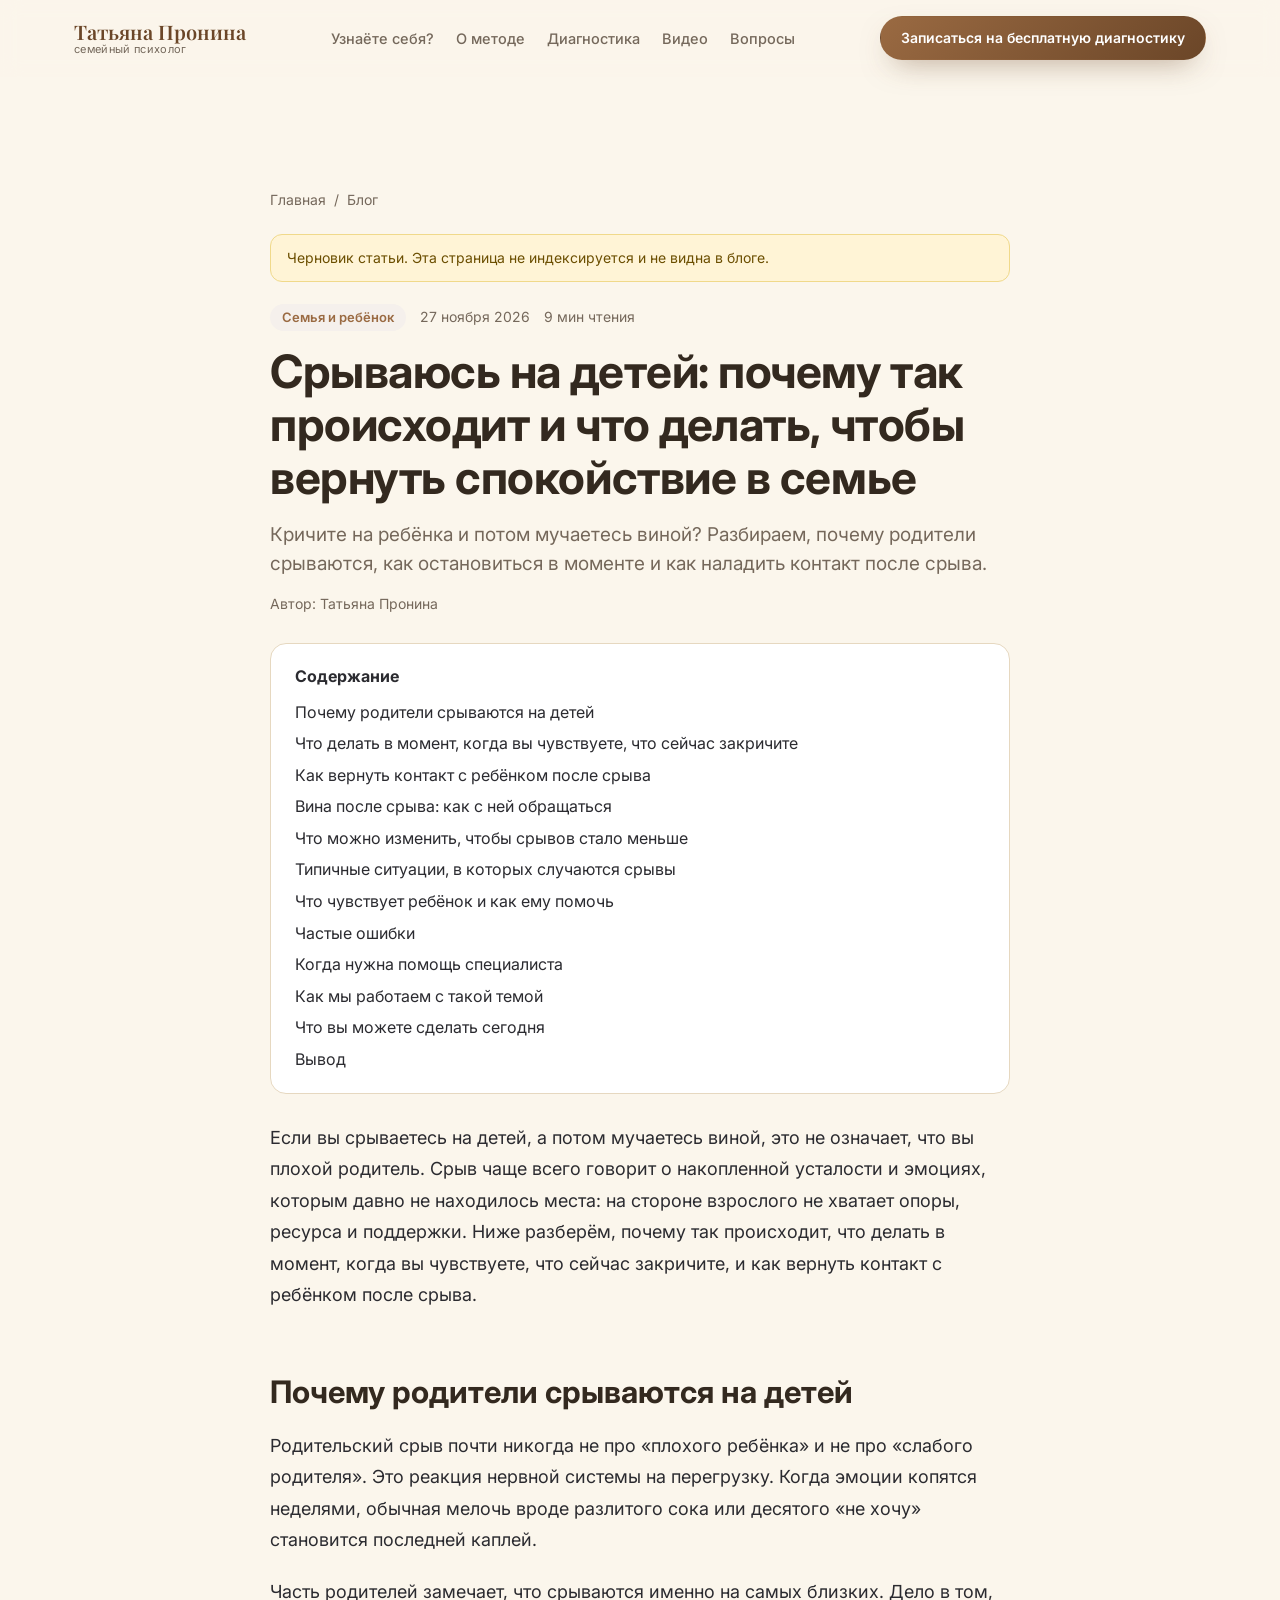
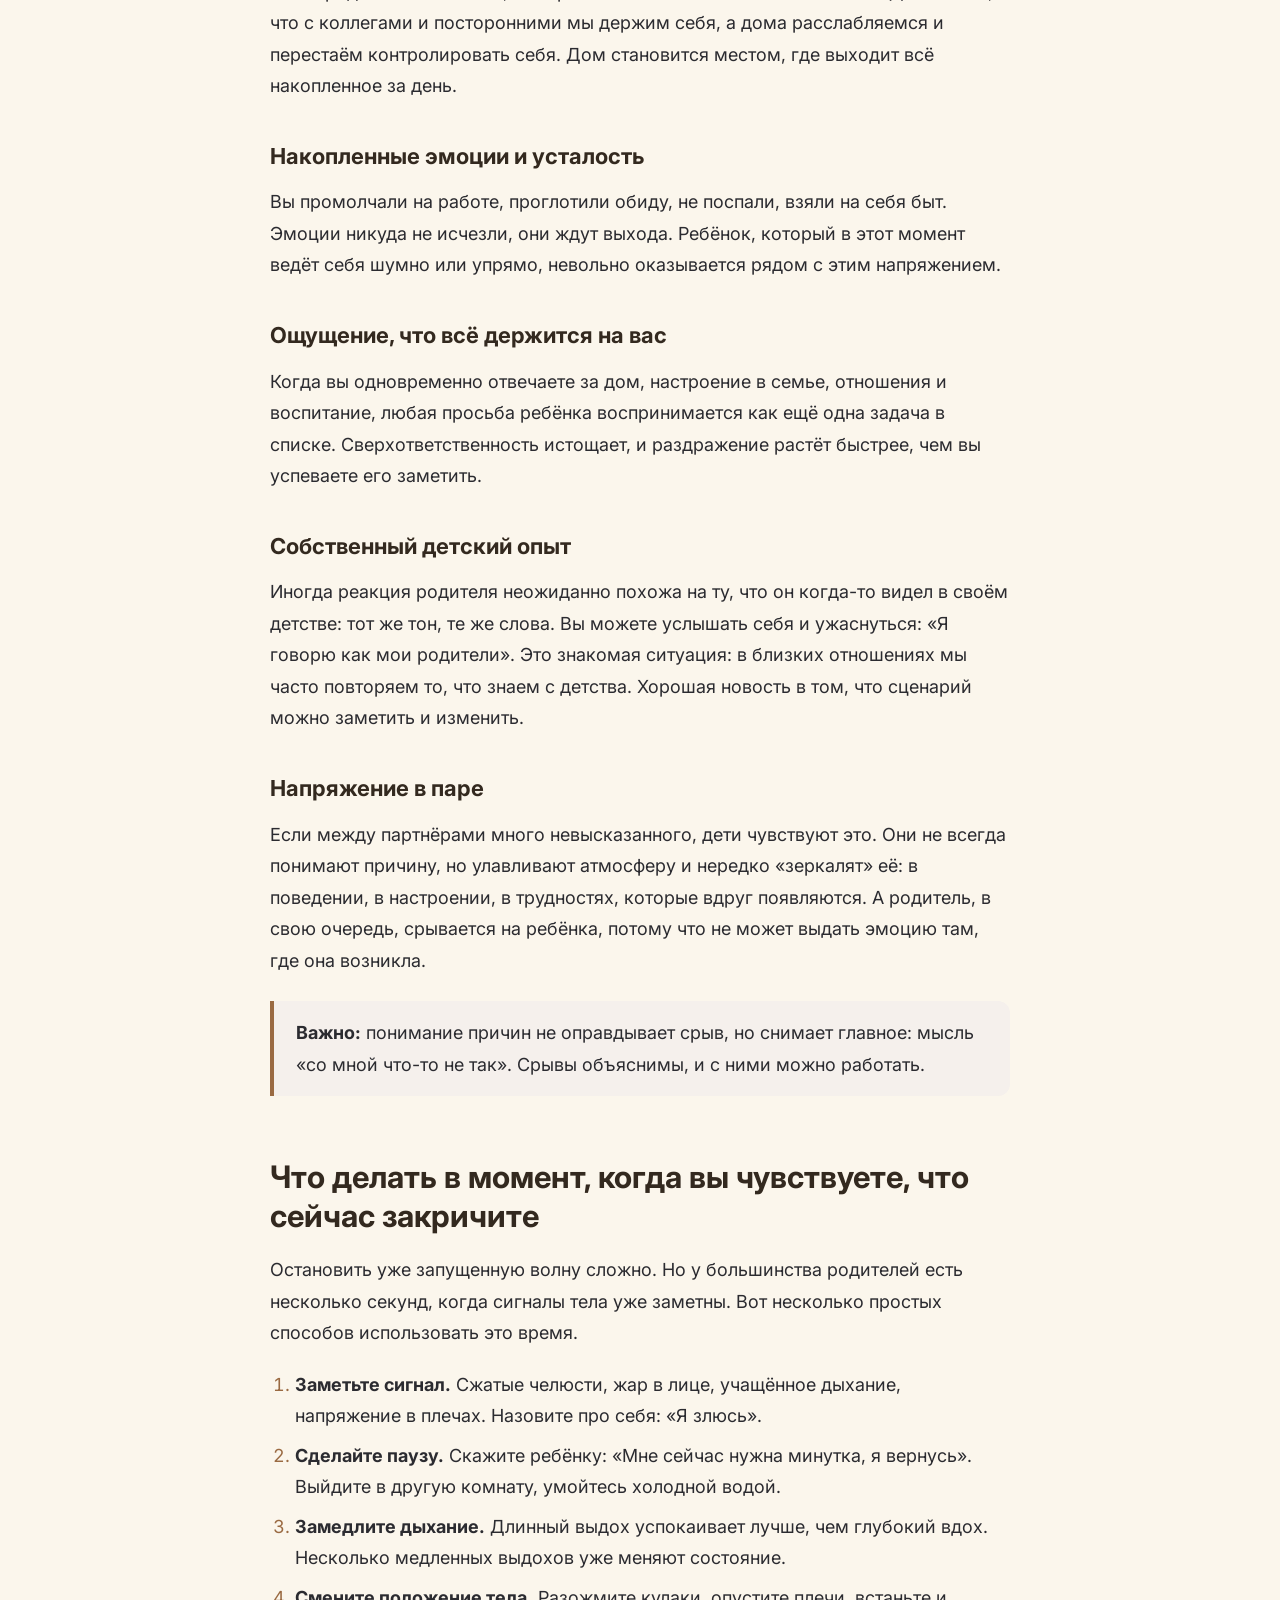
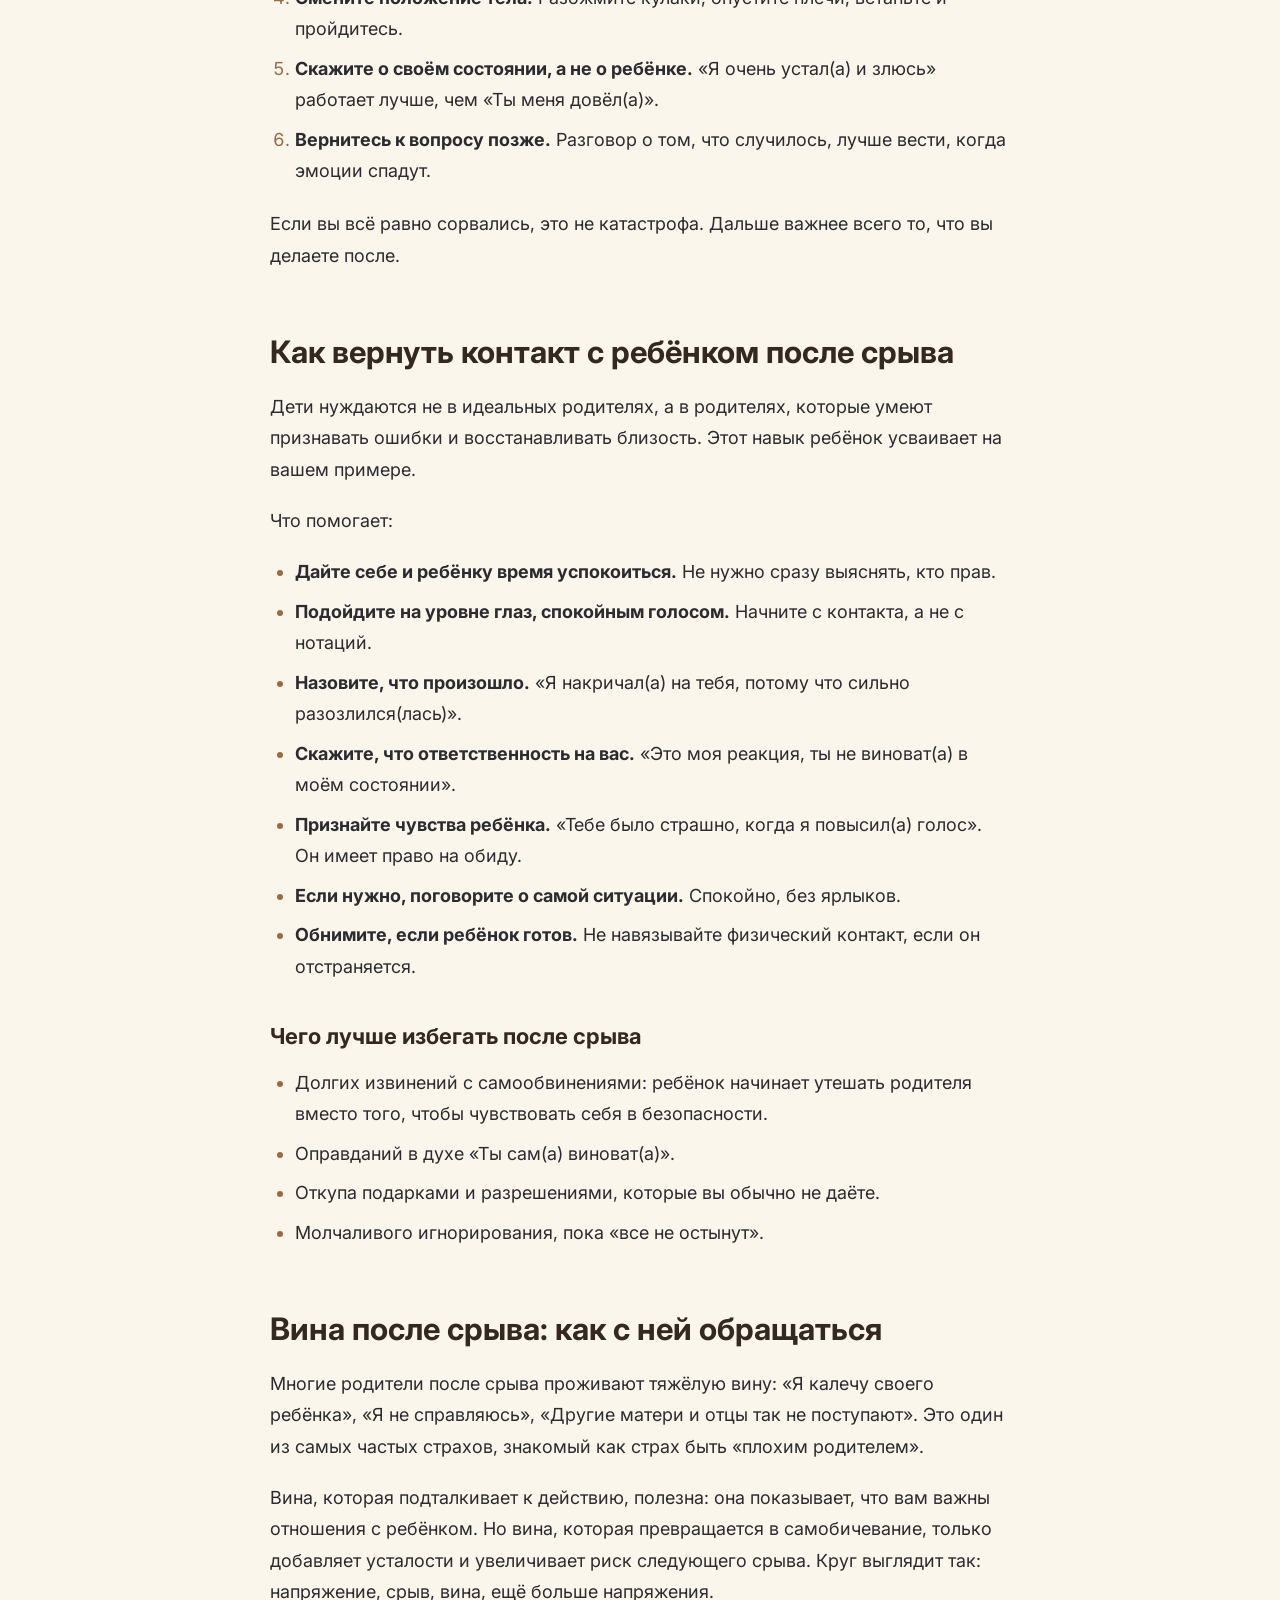
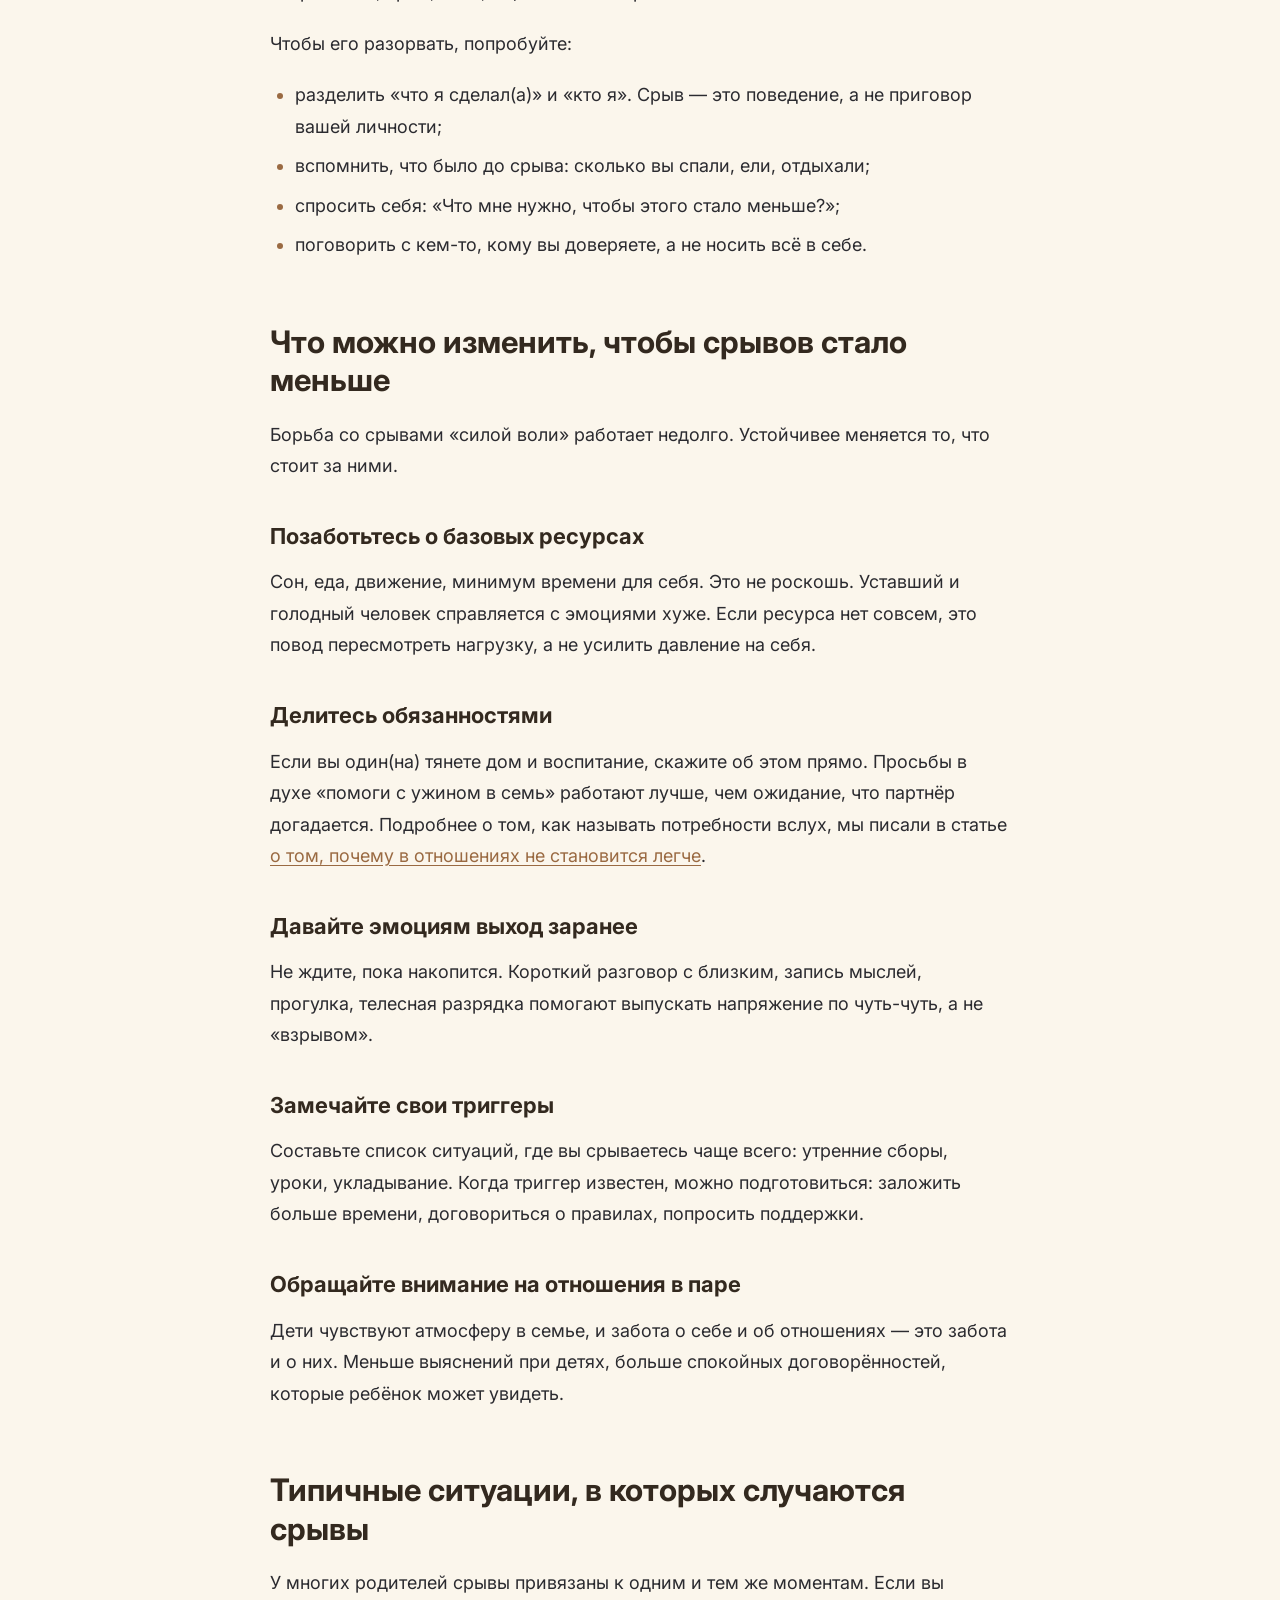
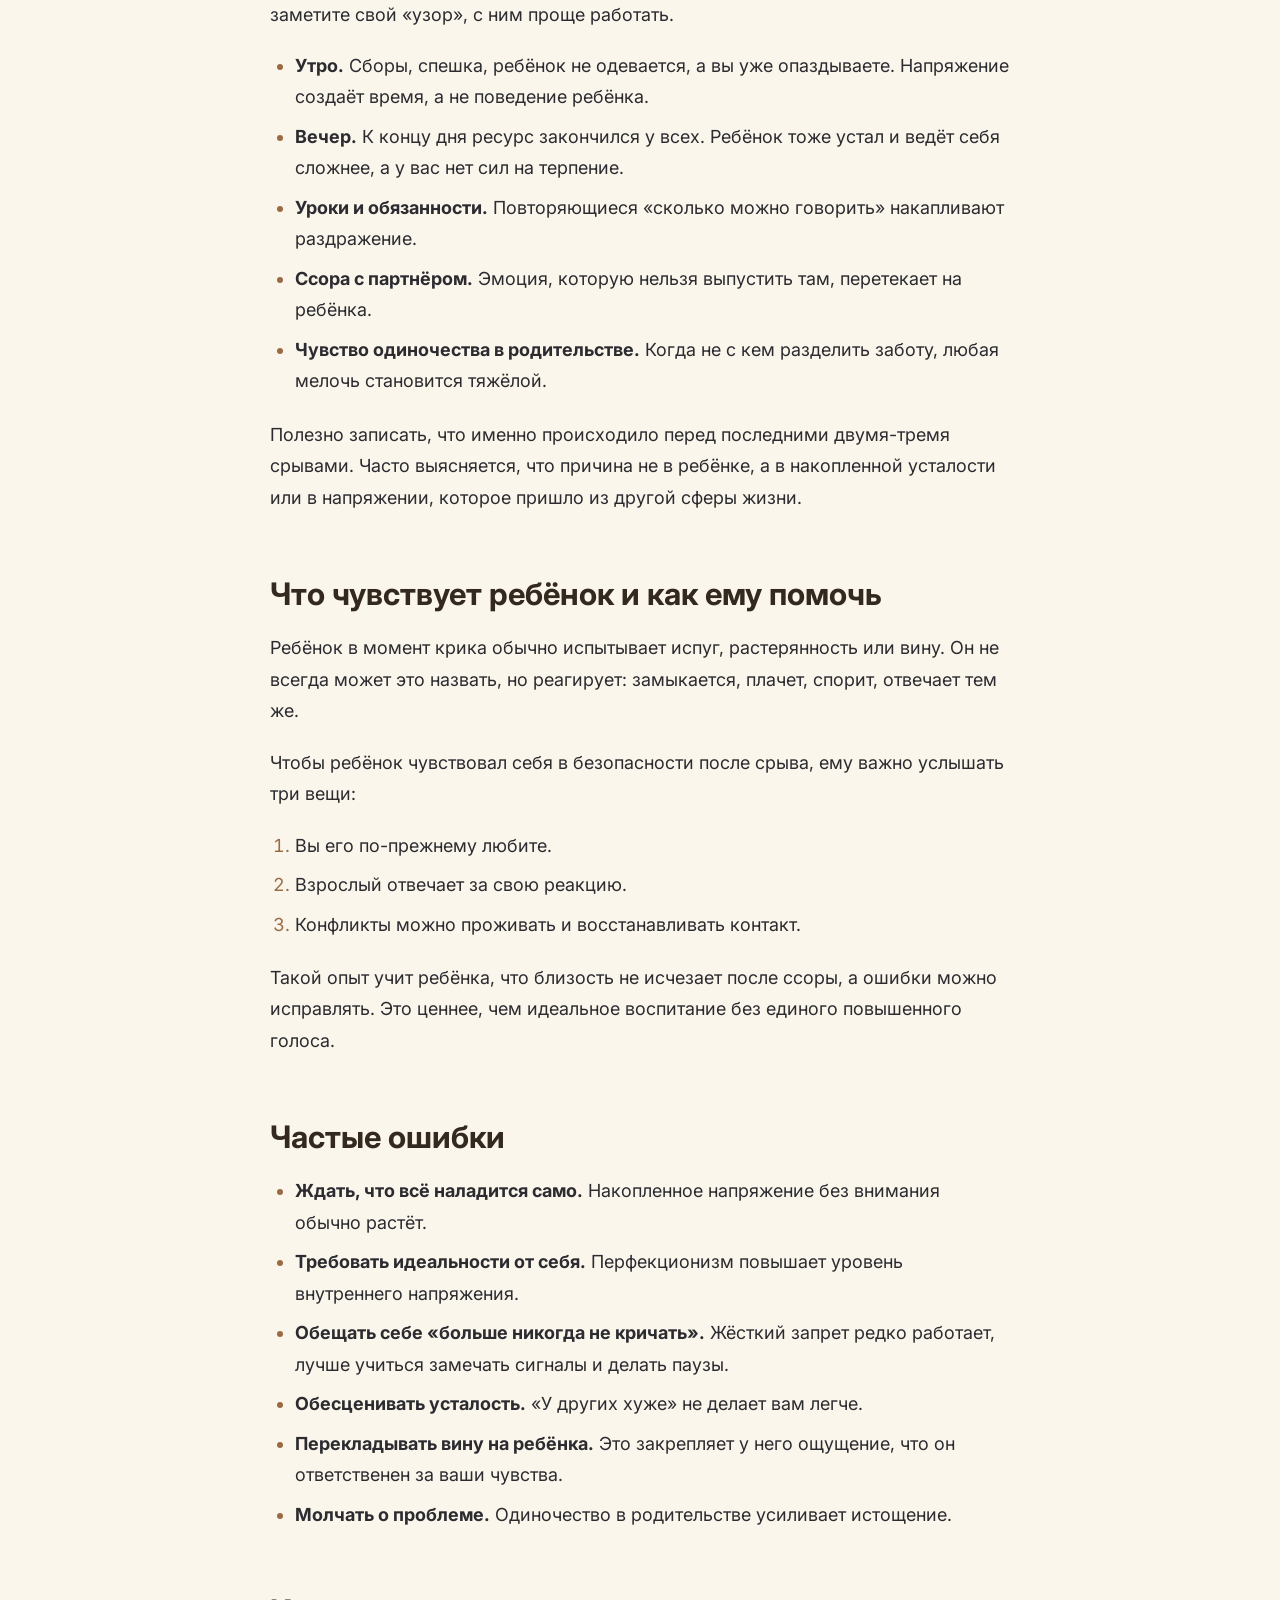
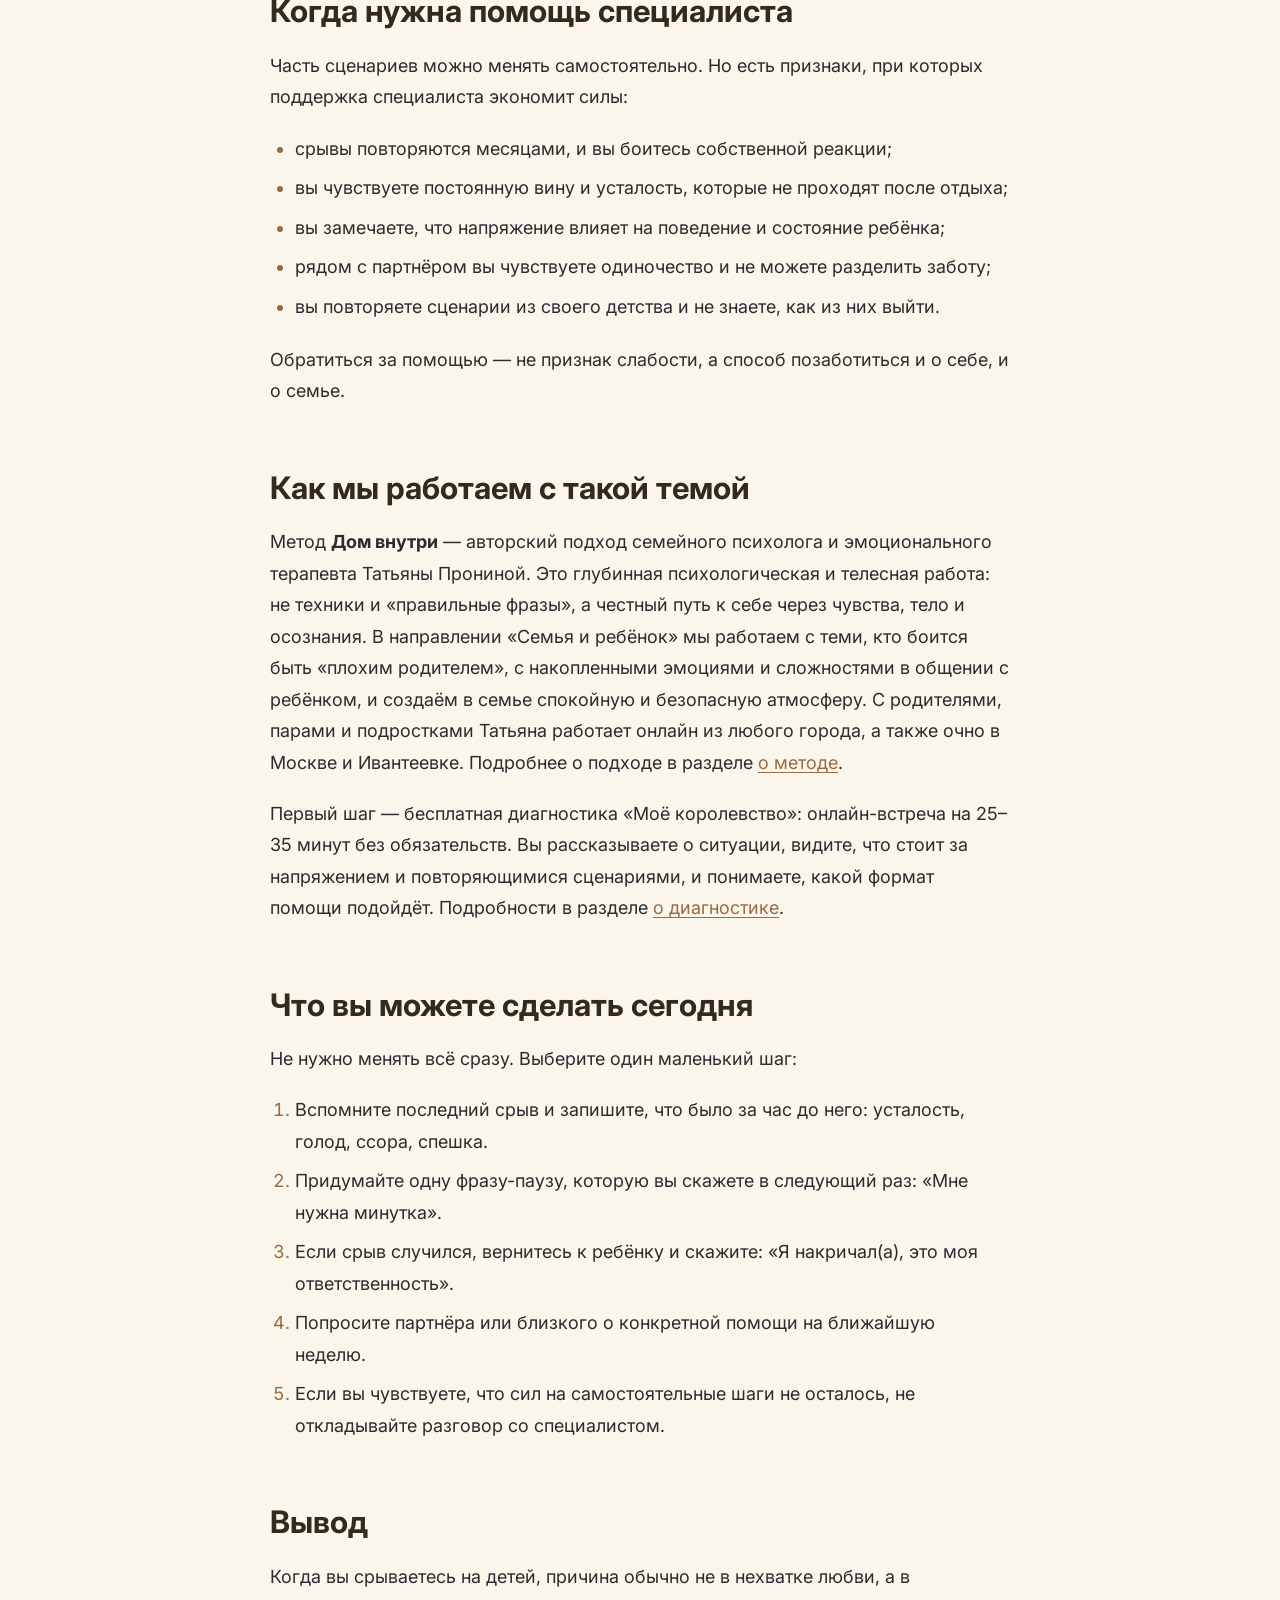
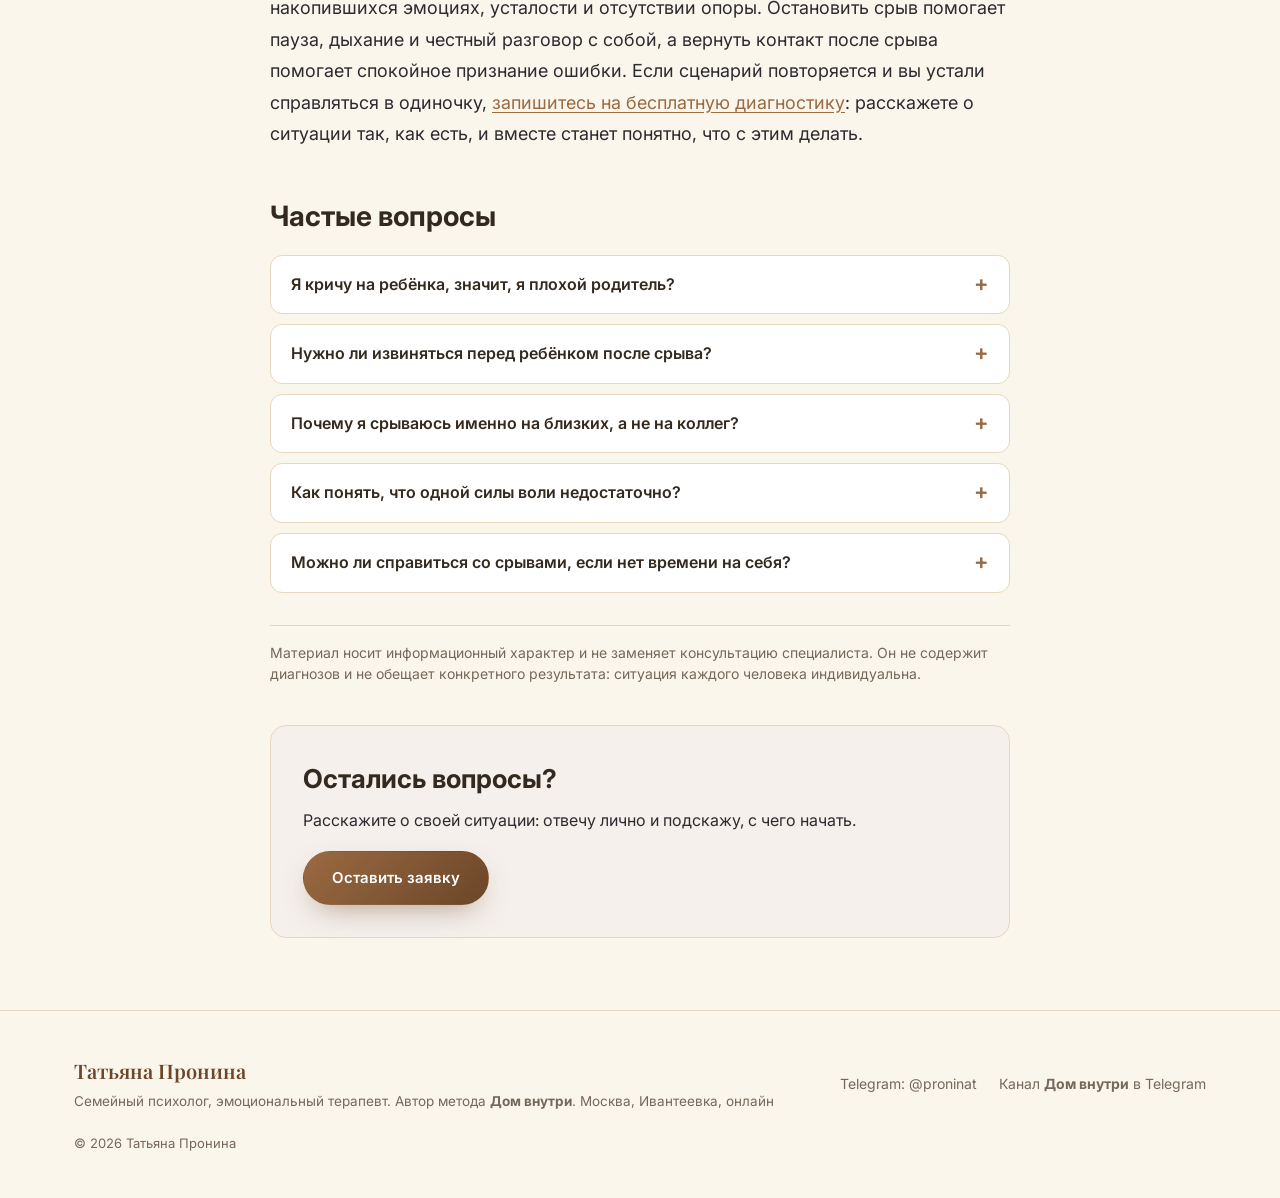
<file: blog/preview/945d8c3452e8/srivayus-na-detey-chto-delat/index.html>
<!DOCTYPE html>
<html lang="ru">
<head>
<meta charset="UTF-8">
<meta name="viewport" content="width=device-width, initial-scale=1.0">
<title>Срываюсь на детей: почему и что делать</title>
<meta name="description" content="Кричите на ребёнка и потом мучаетесь виной? Разбираем, почему родители срываются, как остановиться в моменте и как наладить контакт после срыва.">
<link rel="canonical" href="https://domvnutritebya.ru/blog/srivayus-na-detey-chto-delat/">
<meta name="robots" content="noindex, nofollow">
<meta property="og:type" content="article">
<meta property="og:title" content="Срываюсь на детей: почему и что делать">
<meta property="og:description" content="Кричите на ребёнка и потом мучаетесь виной? Разбираем, почему родители срываются, как остановиться в моменте и как наладить контакт после срыва.">
<meta property="og:url" content="https://domvnutritebya.ru/blog/srivayus-na-detey-chto-delat/">
<meta property="og:locale" content="ru_RU">

<link rel="alternate" type="application/rss+xml" title="Татьяна Пронина — блог" href="https://domvnutritebya.ru/feed.xml">

<link rel="preconnect" href="https://fonts.googleapis.com">
<link rel="preconnect" href="https://fonts.gstatic.com" crossorigin>
<link href="https://fonts.googleapis.com/css2?family=Playfair+Display:wght@500;600;700&family=Inter:wght@400;500;600;700;800&display=swap" rel="stylesheet">
<link rel="stylesheet" href="/styles.css">
<link rel="stylesheet" href="/blog/blog.css">

</head>
<body class="b-page">
<header class="header" id="header">
  <div class="container header__inner">
    <a href="/#top" class="logo">
      <span class="logo__main">Татьяна Пронина</span>
      <span class="logo__suffix">семейный психолог</span>
    </a>
    <nav class="nav" id="nav">
      <a href="/#recognize">Узнаёте себя?</a>
      <a href="/#method">О методе</a>
      <a href="/#diagnostic">Диагностика</a>
      <a href="/#videos">Видео</a>
      <a href="/#faq">Вопросы</a>
    </nav>
    <div class="header__actions">
      <a href="/#contact" class="btn btn--primary btn--sm">Записаться на бесплатную диагностику</a>
    </div>
    <button class="burger" id="burger" aria-label="Меню">
      <span></span><span></span><span></span>
    </button>
  </div>
</header>
<main class="blog">

<article class="b-article">
  <nav class="b-crumbs" aria-label="Хлебные крошки"><a href="/">Главная</a><span>/</span><a href="/blog/">Блог</a></nav>
  <div class="b-preview">Черновик статьи. Эта страница не индексируется и не видна в блоге.</div>
  <header class="b-head">
    <div class="b-meta"><span class="b-chip">Семья и ребёнок</span><time datetime="2026-11-27">27 ноября 2026</time><span>9 мин чтения</span></div>
    <h1>Срываюсь на детей: почему так происходит и что делать, чтобы вернуть спокойствие в семье</h1>
    <p class="b-lead">Кричите на ребёнка и потом мучаетесь виной? Разбираем, почему родители срываются, как остановиться в моменте и как наладить контакт после срыва.</p>
    <p class="b-author">Автор: Татьяна Пронина</p>
  </header>
  
  <nav class="b-toc" aria-label="Содержание"><strong>Содержание</strong><ol><li><a href="#pochemu-roditeli-sryvayutsya-na-detey">Почему родители срываются на детей</a></li><li><a href="#chto-delat-v-moment-kogda-vy-chuvstvuete-chto-seychas-zakric">Что делать в момент, когда вы чувствуете, что сейчас закричите</a></li><li><a href="#kak-vernut-kontakt-s-rebenkom-posle-sryva">Как вернуть контакт с ребёнком после срыва</a></li><li><a href="#vina-posle-sryva-kak-s-ney-obraschatsya">Вина после срыва: как с ней обращаться</a></li><li><a href="#chto-mozhno-izmenit-chtoby-sryvov-stalo-menshe">Что можно изменить, чтобы срывов стало меньше</a></li><li><a href="#tipichnye-situacii-v-kotoryh-sluchayutsya-sryvy">Типичные ситуации, в которых случаются срывы</a></li><li><a href="#chto-chuvstvuet-rebenok-i-kak-emu-pomoch">Что чувствует ребёнок и как ему помочь</a></li><li><a href="#chastye-oshibki">Частые ошибки</a></li><li><a href="#kogda-nuzhna-pomosch-specialista">Когда нужна помощь специалиста</a></li><li><a href="#kak-my-rabotaem-s-takoy-temoy">Как мы работаем с такой темой</a></li><li><a href="#chto-vy-mozhete-sdelat-segodnya">Что вы можете сделать сегодня</a></li><li><a href="#vyvod">Вывод</a></li></ol></nav>
  <div class="b-content"><p>Если вы срываетесь на детей, а потом мучаетесь виной, это не означает, что вы плохой родитель. Срыв чаще всего говорит о накопленной усталости и эмоциях, которым давно не находилось места: на стороне взрослого не хватает опоры, ресурса и поддержки. Ниже разберём, почему так происходит, что делать в момент, когда вы чувствуете, что сейчас закричите, и как вернуть контакт с ребёнком после срыва.</p>
<h2 id="pochemu-roditeli-sryvayutsya-na-detey">Почему родители срываются на детей</h2>
<p>Родительский срыв почти никогда не про «плохого ребёнка» и не про «слабого родителя». Это реакция нервной системы на перегрузку. Когда эмоции копятся неделями, обычная мелочь вроде разлитого сока или десятого «не хочу» становится последней каплей.</p>
<p>Часть родителей замечает, что срываются именно на самых близких. Дело в том, что с коллегами и посторонними мы держим себя, а дома расслабляемся и перестаём контролировать себя. Дом становится местом, где выходит всё накопленное за день.</p>
<h3 id="nakoplennye-emocii-i-ustalost">Накопленные эмоции и усталость</h3>
<p>Вы промолчали на работе, проглотили обиду, не поспали, взяли на себя быт. Эмоции никуда не исчезли, они ждут выхода. Ребёнок, который в этот момент ведёт себя шумно или упрямо, невольно оказывается рядом с этим напряжением.</p>
<h3 id="oschuschenie-chto-vse-derzhitsya-na-vas">Ощущение, что всё держится на вас</h3>
<p>Когда вы одновременно отвечаете за дом, настроение в семье, отношения и воспитание, любая просьба ребёнка воспринимается как ещё одна задача в списке. Сверхответственность истощает, и раздражение растёт быстрее, чем вы успеваете его заметить.</p>
<h3 id="sobstvennyy-detskiy-opyt">Собственный детский опыт</h3>
<p>Иногда реакция родителя неожиданно похожа на ту, что он когда-то видел в своём детстве: тот же тон, те же слова. Вы можете услышать себя и ужаснуться: «Я говорю как мои родители». Это знакомая ситуация: в близких отношениях мы часто повторяем то, что знаем с детства. Хорошая новость в том, что сценарий можно заметить и изменить.</p>
<h3 id="napryazhenie-v-pare">Напряжение в паре</h3>
<p>Если между партнёрами много невысказанного, дети чувствуют это. Они не всегда понимают причину, но улавливают атмосферу и нередко «зеркалят» её: в поведении, в настроении, в трудностях, которые вдруг появляются. А родитель, в свою очередь, срывается на ребёнка, потому что не может выдать эмоцию там, где она возникла.</p>
<blockquote><p><strong>Важно:</strong> понимание причин не оправдывает срыв, но снимает главное: мысль «со мной что-то не так». Срывы объяснимы, и с ними можно работать.</p></blockquote>
<h2 id="chto-delat-v-moment-kogda-vy-chuvstvuete-chto-seychas-zakric">Что делать в момент, когда вы чувствуете, что сейчас закричите</h2>
<p>Остановить уже запущенную волну сложно. Но у большинства родителей есть несколько секунд, когда сигналы тела уже заметны. Вот несколько простых способов использовать это время.</p>
<ol><li><strong>Заметьте сигнал.</strong> Сжатые челюсти, жар в лице, учащённое дыхание, напряжение в плечах. Назовите про себя: «Я злюсь».</li><li><strong>Сделайте паузу.</strong> Скажите ребёнку: «Мне сейчас нужна минутка, я вернусь». Выйдите в другую комнату, умойтесь холодной водой.</li><li><strong>Замедлите дыхание.</strong> Длинный выдох успокаивает лучше, чем глубокий вдох. Несколько медленных выдохов уже меняют состояние.</li><li><strong>Смените положение тела.</strong> Разожмите кулаки, опустите плечи, встаньте и пройдитесь.</li><li><strong>Скажите о своём состоянии, а не о ребёнке.</strong> «Я очень устал(а) и злюсь» работает лучше, чем «Ты меня довёл(а)».</li><li><strong>Вернитесь к вопросу позже.</strong> Разговор о том, что случилось, лучше вести, когда эмоции спадут.</li></ol>
<p>Если вы всё равно сорвались, это не катастрофа. Дальше важнее всего то, что вы делаете после.</p>
<h2 id="kak-vernut-kontakt-s-rebenkom-posle-sryva">Как вернуть контакт с ребёнком после срыва</h2>
<p>Дети нуждаются не в идеальных родителях, а в родителях, которые умеют признавать ошибки и восстанавливать близость. Этот навык ребёнок усваивает на вашем примере.</p>
<p>Что помогает:</p>
<ul><li><strong>Дайте себе и ребёнку время успокоиться.</strong> Не нужно сразу выяснять, кто прав.</li><li><strong>Подойдите на уровне глаз, спокойным голосом.</strong> Начните с контакта, а не с нотаций.</li><li><strong>Назовите, что произошло.</strong> «Я накричал(а) на тебя, потому что сильно разозлился(лась)».</li><li><strong>Скажите, что ответственность на вас.</strong> «Это моя реакция, ты не виноват(а) в моём состоянии».</li><li><strong>Признайте чувства ребёнка.</strong> «Тебе было страшно, когда я повысил(а) голос». Он имеет право на обиду.</li><li><strong>Если нужно, поговорите о самой ситуации.</strong> Спокойно, без ярлыков.</li><li><strong>Обнимите, если ребёнок готов.</strong> Не навязывайте физический контакт, если он отстраняется.</li></ul>
<h3 id="chego-luchshe-izbegat-posle-sryva">Чего лучше избегать после срыва</h3>
<ul><li>Долгих извинений с самообвинениями: ребёнок начинает утешать родителя вместо того, чтобы чувствовать себя в безопасности.</li><li>Оправданий в духе «Ты сам(а) виноват(а)».</li><li>Откупа подарками и разрешениями, которые вы обычно не даёте.</li><li>Молчаливого игнорирования, пока «все не остынут».</li></ul>
<h2 id="vina-posle-sryva-kak-s-ney-obraschatsya">Вина после срыва: как с ней обращаться</h2>
<p>Многие родители после срыва проживают тяжёлую вину: «Я калечу своего ребёнка», «Я не справляюсь», «Другие матери и отцы так не поступают». Это один из самых частых страхов, знакомый как страх быть «плохим родителем».</p>
<p>Вина, которая подталкивает к действию, полезна: она показывает, что вам важны отношения с ребёнком. Но вина, которая превращается в самобичевание, только добавляет усталости и увеличивает риск следующего срыва. Круг выглядит так: напряжение, срыв, вина, ещё больше напряжения.</p>
<p>Чтобы его разорвать, попробуйте:</p>
<ul><li>разделить «что я сделал(а)» и «кто я». Срыв — это поведение, а не приговор вашей личности;</li><li>вспомнить, что было до срыва: сколько вы спали, ели, отдыхали;</li><li>спросить себя: «Что мне нужно, чтобы этого стало меньше?»;</li><li>поговорить с кем-то, кому вы доверяете, а не носить всё в себе.</li></ul>
<h2 id="chto-mozhno-izmenit-chtoby-sryvov-stalo-menshe">Что можно изменить, чтобы срывов стало меньше</h2>
<p>Борьба со срывами «силой воли» работает недолго. Устойчивее меняется то, что стоит за ними.</p>
<h3 id="pozabottes-o-bazovyh-resursah">Позаботьтесь о базовых ресурсах</h3>
<p>Сон, еда, движение, минимум времени для себя. Это не роскошь. Уставший и голодный человек справляется с эмоциями хуже. Если ресурса нет совсем, это повод пересмотреть нагрузку, а не усилить давление на себя.</p>
<h3 id="delites-obyazannostyami">Делитесь обязанностями</h3>
<p>Если вы один(на) тянете дом и воспитание, скажите об этом прямо. Просьбы в духе «помоги с ужином в семь» работают лучше, чем ожидание, что партнёр догадается. Подробнее о том, как называть потребности вслух, мы писали в статье <a href="/blog/pochemu-v-otnosheniyah-ne-stanovitsya-legche/">о том, почему в отношениях не становится легче</a>.</p>
<h3 id="davayte-emociyam-vyhod-zaranee">Давайте эмоциям выход заранее</h3>
<p>Не ждите, пока накопится. Короткий разговор с близким, запись мыслей, прогулка, телесная разрядка помогают выпускать напряжение по чуть-чуть, а не «взрывом».</p>
<h3 id="zamechayte-svoi-triggery">Замечайте свои триггеры</h3>
<p>Составьте список ситуаций, где вы срываетесь чаще всего: утренние сборы, уроки, укладывание. Когда триггер известен, можно подготовиться: заложить больше времени, договориться о правилах, попросить поддержки.</p>
<h3 id="obraschayte-vnimanie-na-otnosheniya-v-pare">Обращайте внимание на отношения в паре</h3>
<p>Дети чувствуют атмосферу в семье, и забота о себе и об отношениях — это забота и о них. Меньше выяснений при детях, больше спокойных договорённостей, которые ребёнок может увидеть.</p>
<h2 id="tipichnye-situacii-v-kotoryh-sluchayutsya-sryvy">Типичные ситуации, в которых случаются срывы</h2>
<p>У многих родителей срывы привязаны к одним и тем же моментам. Если вы заметите свой «узор», с ним проще работать.</p>
<ul><li><strong>Утро.</strong> Сборы, спешка, ребёнок не одевается, а вы уже опаздываете. Напряжение создаёт время, а не поведение ребёнка.</li><li><strong>Вечер.</strong> К концу дня ресурс закончился у всех. Ребёнок тоже устал и ведёт себя сложнее, а у вас нет сил на терпение.</li><li><strong>Уроки и обязанности.</strong> Повторяющиеся «сколько можно говорить» накапливают раздражение.</li><li><strong>Ссора с партнёром.</strong> Эмоция, которую нельзя выпустить там, перетекает на ребёнка.</li><li><strong>Чувство одиночества в родительстве.</strong> Когда не с кем разделить заботу, любая мелочь становится тяжёлой.</li></ul>
<p>Полезно записать, что именно происходило перед последними двумя-тремя срывами. Часто выясняется, что причина не в ребёнке, а в накопленной усталости или в напряжении, которое пришло из другой сферы жизни.</p>
<h2 id="chto-chuvstvuet-rebenok-i-kak-emu-pomoch">Что чувствует ребёнок и как ему помочь</h2>
<p>Ребёнок в момент крика обычно испытывает испуг, растерянность или вину. Он не всегда может это назвать, но реагирует: замыкается, плачет, спорит, отвечает тем же.</p>
<p>Чтобы ребёнок чувствовал себя в безопасности после срыва, ему важно услышать три вещи:</p>
<ol><li>Вы его по-прежнему любите.</li><li>Взрослый отвечает за свою реакцию.</li><li>Конфликты можно проживать и восстанавливать контакт.</li></ol>
<p>Такой опыт учит ребёнка, что близость не исчезает после ссоры, а ошибки можно исправлять. Это ценнее, чем идеальное воспитание без единого повышенного голоса.</p>
<h2 id="chastye-oshibki">Частые ошибки</h2>
<ul><li><strong>Ждать, что всё наладится само.</strong> Накопленное напряжение без внимания обычно растёт.</li><li><strong>Требовать идеальности от себя.</strong> Перфекционизм повышает уровень внутреннего напряжения.</li><li><strong>Обещать себе «больше никогда не кричать».</strong> Жёсткий запрет редко работает, лучше учиться замечать сигналы и делать паузы.</li><li><strong>Обесценивать усталость.</strong> «У других хуже» не делает вам легче.</li><li><strong>Перекладывать вину на ребёнка.</strong> Это закрепляет у него ощущение, что он ответственен за ваши чувства.</li><li><strong>Молчать о проблеме.</strong> Одиночество в родительстве усиливает истощение.</li></ul>
<h2 id="kogda-nuzhna-pomosch-specialista">Когда нужна помощь специалиста</h2>
<p>Часть сценариев можно менять самостоятельно. Но есть признаки, при которых поддержка специалиста экономит силы:</p>
<ul><li>срывы повторяются месяцами, и вы боитесь собственной реакции;</li><li>вы чувствуете постоянную вину и усталость, которые не проходят после отдыха;</li><li>вы замечаете, что напряжение влияет на поведение и состояние ребёнка;</li><li>рядом с партнёром вы чувствуете одиночество и не можете разделить заботу;</li><li>вы повторяете сценарии из своего детства и не знаете, как из них выйти.</li></ul>
<p>Обратиться за помощью — не признак слабости, а способ позаботиться и о себе, и о семье.</p>
<h2 id="kak-my-rabotaem-s-takoy-temoy">Как мы работаем с такой темой</h2>
<p>Метод <strong>Дом внутри</strong> — авторский подход семейного психолога и эмоционального терапевта Татьяны Прониной. Это глубинная психологическая и телесная работа: не техники и «правильные фразы», а честный путь к себе через чувства, тело и осознания. В направлении «Семья и ребёнок» мы работаем с теми, кто боится быть «плохим родителем», с накопленными эмоциями и сложностями в общении с ребёнком, и создаём в семье спокойную и безопасную атмосферу. С родителями, парами и подростками Татьяна работает онлайн из любого города, а также очно в Москве и Ивантеевке. Подробнее о подходе в разделе <a href="/#method">о методе</a>.</p>
<p>Первый шаг — бесплатная диагностика «Моё королевство»: онлайн-встреча на 25–35 минут без обязательств. Вы рассказываете о ситуации, видите, что стоит за напряжением и повторяющимися сценариями, и понимаете, какой формат помощи подойдёт. Подробности в разделе <a href="/#diagnostic">о диагностике</a>.</p>
<h2 id="chto-vy-mozhete-sdelat-segodnya">Что вы можете сделать сегодня</h2>
<p>Не нужно менять всё сразу. Выберите один маленький шаг:</p>
<ol><li>Вспомните последний срыв и запишите, что было за час до него: усталость, голод, ссора, спешка.</li><li>Придумайте одну фразу-паузу, которую вы скажете в следующий раз: «Мне нужна минутка».</li><li>Если срыв случился, вернитесь к ребёнку и скажите: «Я накричал(а), это моя ответственность».</li><li>Попросите партнёра или близкого о конкретной помощи на ближайшую неделю.</li><li>Если вы чувствуете, что сил на самостоятельные шаги не осталось, не откладывайте разговор со специалистом.</li></ol>
<h2 id="vyvod">Вывод</h2>
<p>Когда вы срываетесь на детей, причина обычно не в нехватке любви, а в накопившихся эмоциях, усталости и отсутствии опоры. Остановить срыв помогает пауза, дыхание и честный разговор с собой, а вернуть контакт после срыва помогает спокойное признание ошибки. Если сценарий повторяется и вы устали справляться в одиночку, <a href="/#contact">запишитесь на бесплатную диагностику</a>: расскажете о ситуации так, как есть, и вместе станет понятно, что с этим делать.</p></div>
  <section class="b-faq"><h2>Частые вопросы</h2><details><summary>Я кричу на ребёнка, значит, я плохой родитель?</summary><p>Нет. Срывы случаются у многих заботливых родителей, особенно при усталости и накопленном напряжении. Показатель не отсутствие ошибок, а то, что вы замечаете их, берёте ответственность и возвращаете контакт с ребёнком.</p></details><details><summary>Нужно ли извиняться перед ребёнком после срыва?</summary><p>Да, это полезно. Простое «я накричал(а), мне жаль, ты не виноват(а) в моём состоянии» показывает ребёнку, что ошибки можно признавать и что близость после конфликта сохраняется. Без драмы и самобичевания.</p></details><details><summary>Почему я срываюсь именно на близких, а не на коллег?</summary><p>С близкими мы расслабляемся и перестаём контролировать себя. Дом — место, где накопившееся за день напряжение выходит наружу. Это не значит, что дети виноваты, это значит, что вам не хватает места, где вы восстанавливаетесь.</p></details><details><summary>Как понять, что одной силы воли недостаточно?</summary><p>Если срывы повторяются месяцами, вы боитесь собственной реакции, чувствуете постоянную усталость и вину или замечаете, что состояние влияет на отношения в семье, стоит обратиться к специалисту. Сила воли не заменяет опору и отдых.</p></details><details><summary>Можно ли справиться со срывами, если нет времени на себя?</summary><p>Начать можно с очень малого: пауза в несколько минут, стакан воды, дыхание, разделение обязанностей. Но если ресурса нет совсем, это сигнал, что нагрузка непосильна, и вопрос нужно решать не только техниками, но и поддержкой.</p></details></section>
  <p class="b-disclaimer">Материал носит информационный характер и не заменяет консультацию специалиста. Он не содержит диагнозов и не обещает конкретного результата: ситуация каждого человека индивидуальна.</p>
  <aside class="b-cta"><h2>Остались вопросы?</h2><p>Расскажите о своей ситуации: отвечу лично и подскажу, с чего начать.</p><a class="btn btn--primary b-cta__btn" href="/#contact">Оставить заявку</a></aside>
</article>

</main>
<footer class="footer">
  <div class="container footer__inner">
    <div class="footer__brand">
      <span class="logo__main">Татьяна Пронина</span>
      <p>Семейный психолог, эмоциональный терапевт. Автор метода <strong>Дом внутри</strong>. Москва, Ивантеевка, онлайн</p>
    </div>
    <div class="footer__links">
      <a href="https://t.me/proninat" target="_blank" rel="noopener">Telegram: @proninat</a>
      <a href="https://t.me/talksimply" target="_blank" rel="noopener">Канал <strong>Дом внутри</strong> в Telegram</a>
    </div>
    <div class="footer__copy">
      <span>© <span id="year"></span> Татьяна Пронина</span>
    </div>
  </div>
</footer>
<script src="/script.js" defer></script>
<!-- Yandex.Metrika counter -->
<script type="text/javascript">
    (function(m,e,t,r,i,k,a){
        m[i]=m[i]||function(){(m[i].a=m[i].a||[]).push(arguments)};
        m[i].l=1*new Date();
        for (var j = 0; j < document.scripts.length; j++) {if (document.scripts[j].src === r) { return; }}
        k=e.createElement(t),a=e.getElementsByTagName(t)[0],k.async=1,k.src=r,a.parentNode.insertBefore(k,a)
    })(window, document,'script','https://mc.yandex.ru/metrika/tag.js?id=114623773', 'ym');

    ym(114623773, 'init', {ssr:true, webvisor:true, clickmap:true, ecommerce:"dataLayer", referrer: document.referrer, url: location.href, accurateTrackBounce:true, trackLinks:true});
</script>
<noscript><div><img src="https://mc.yandex.ru/watch/114623773" style="position:absolute; left:-9999px;" alt="" /></div></noscript>
<!-- /Yandex.Metrika counter -->
</body>
</html>
</file>
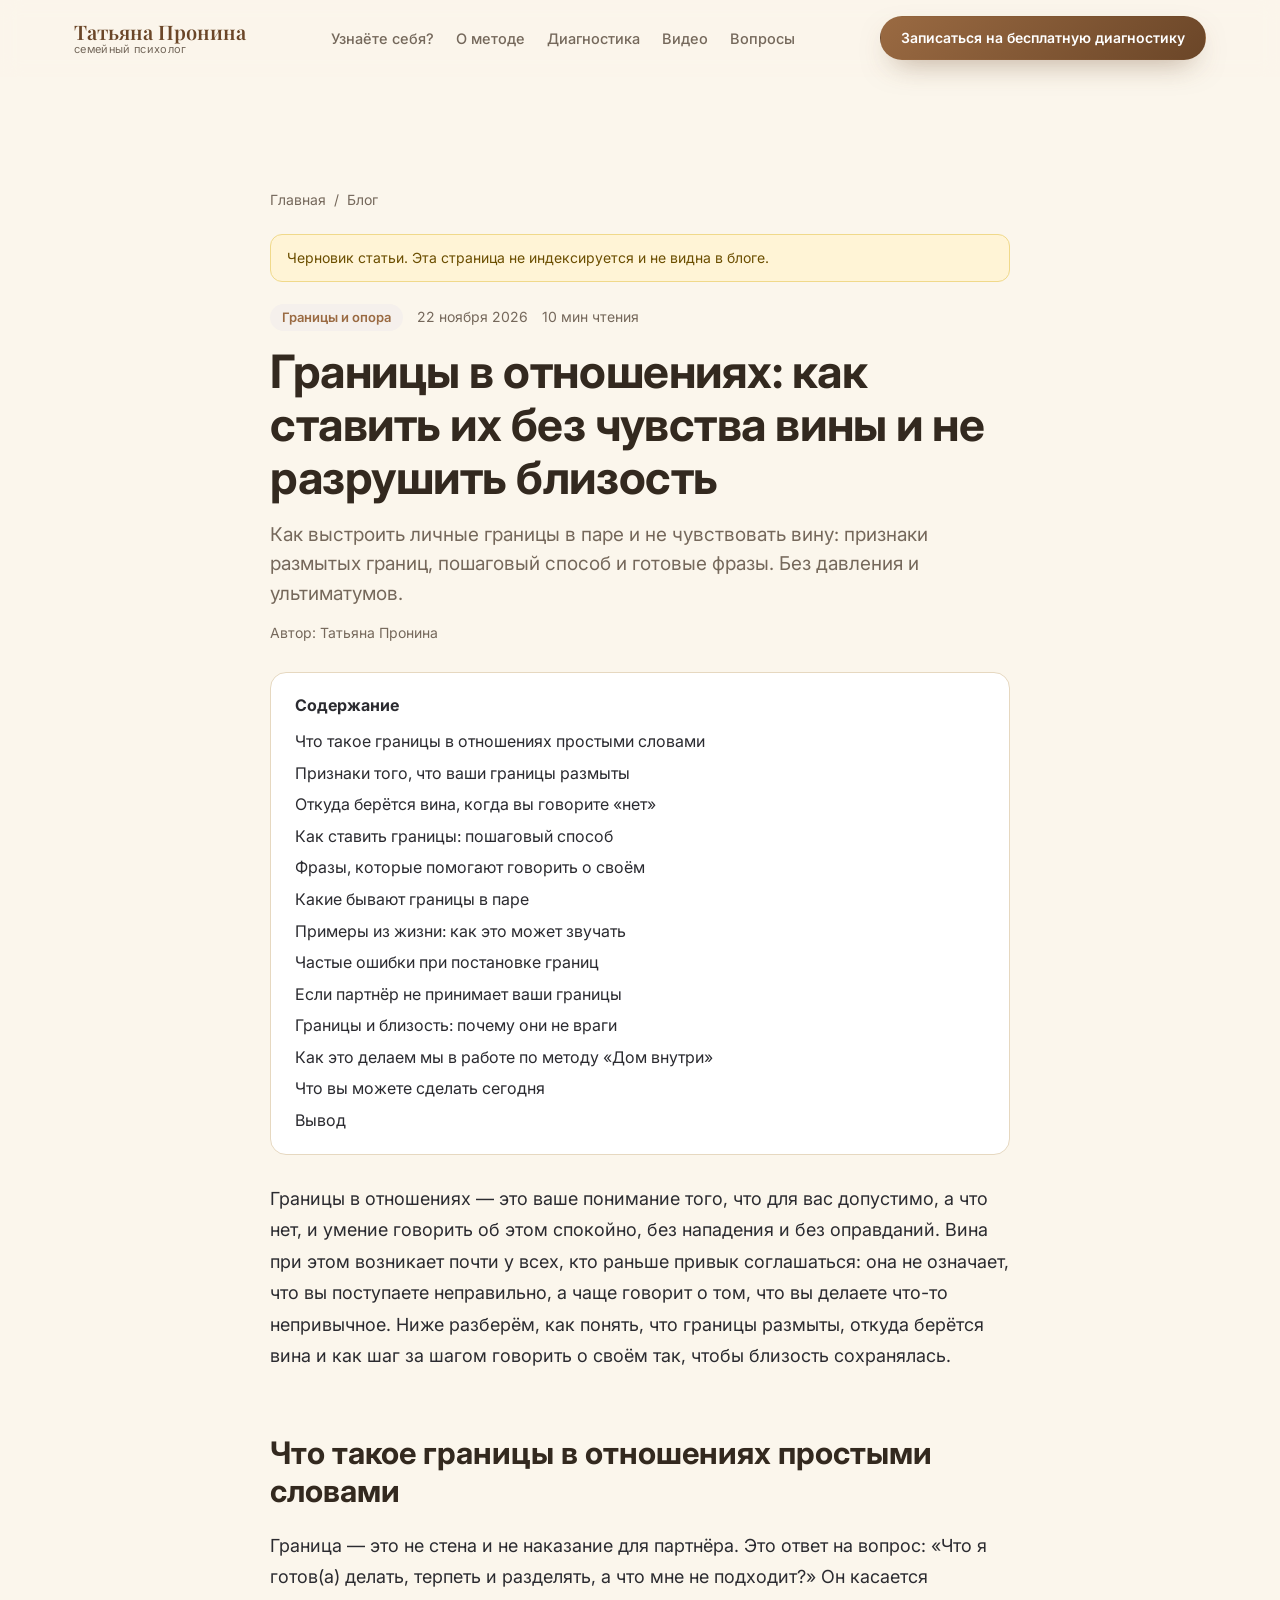
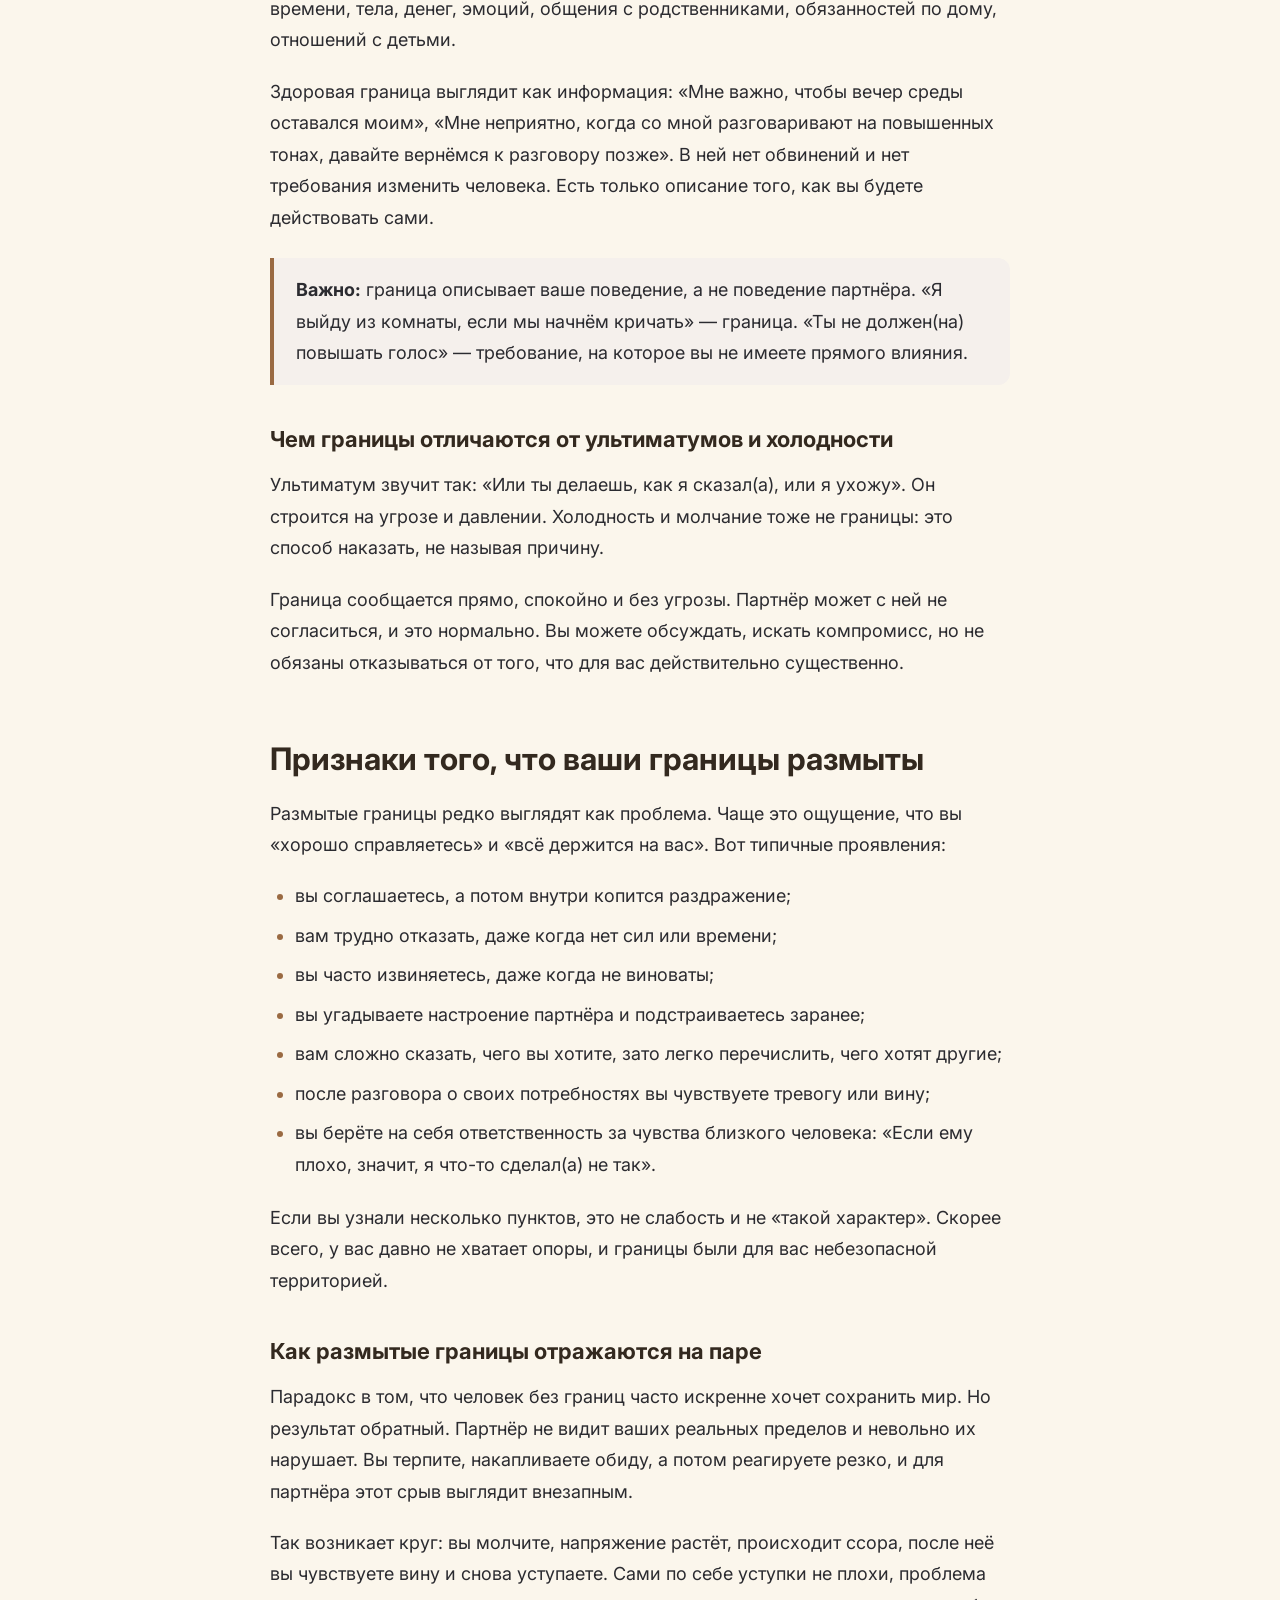
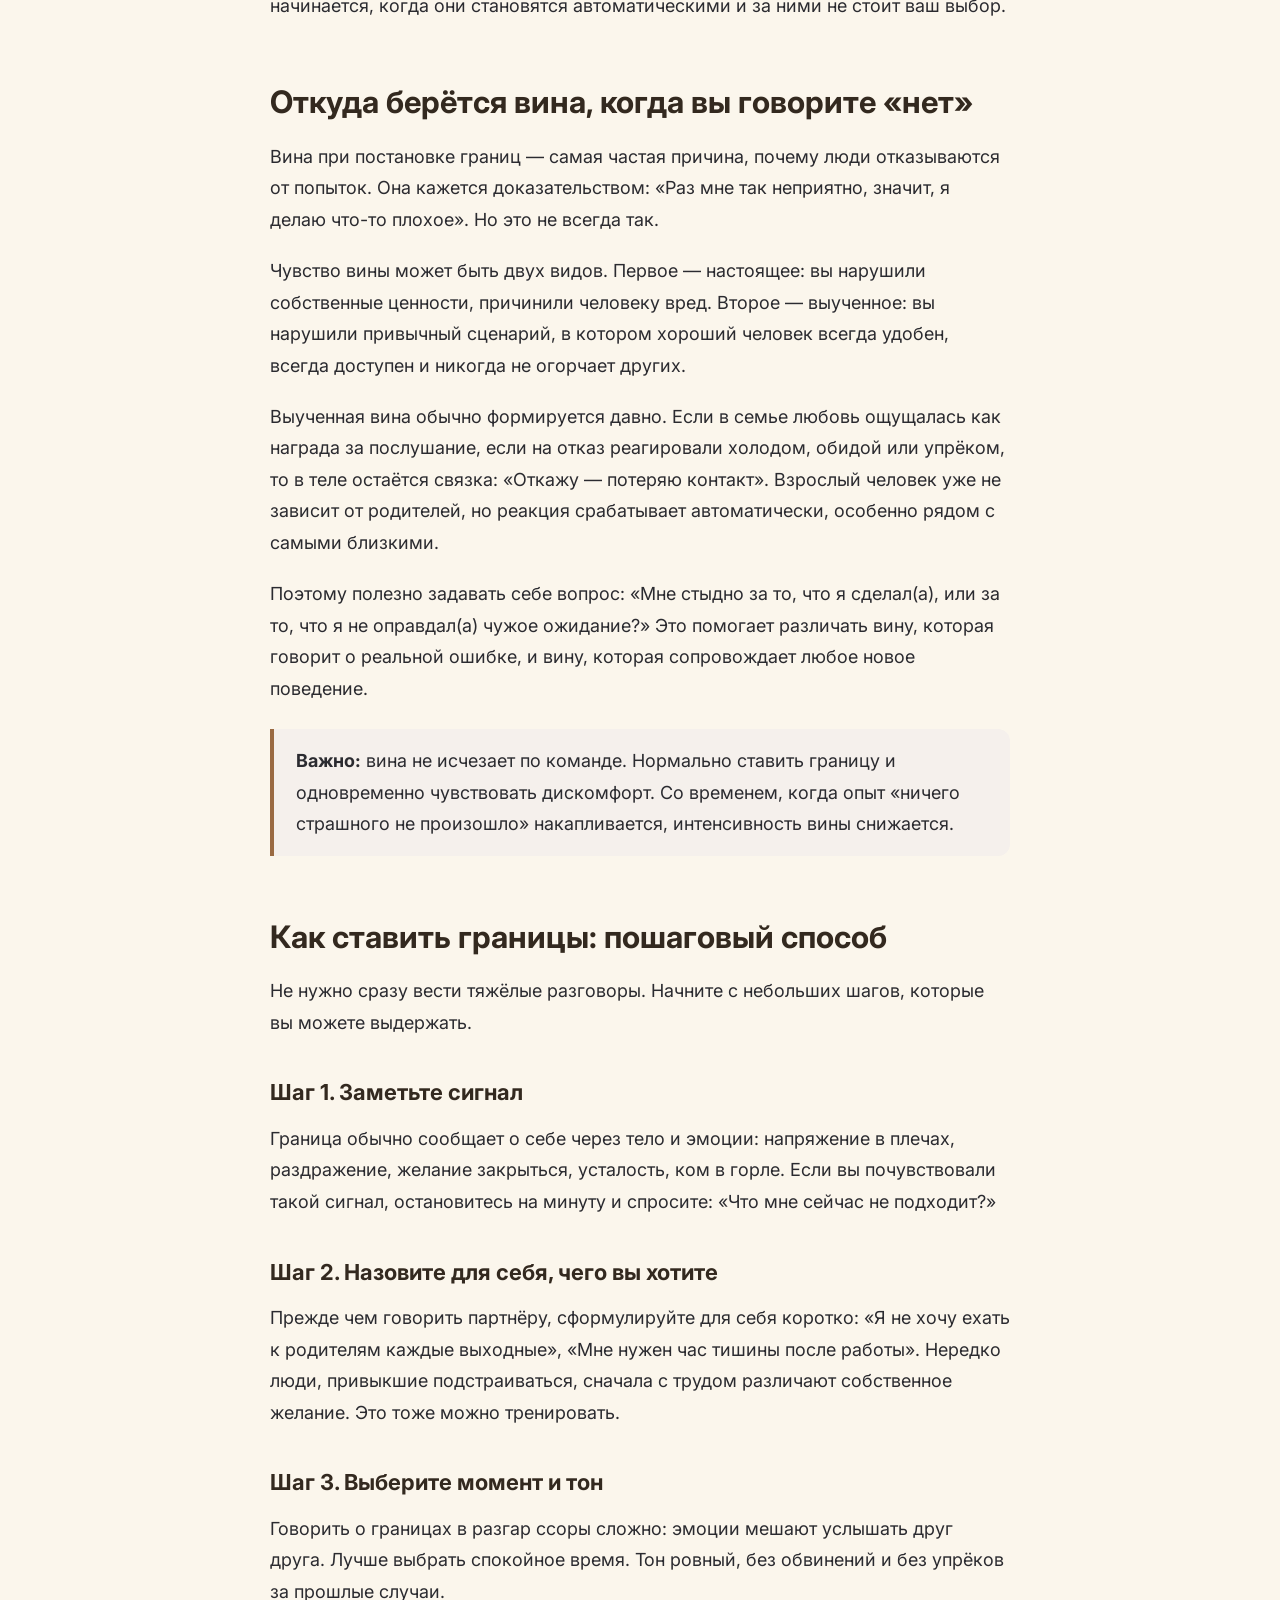
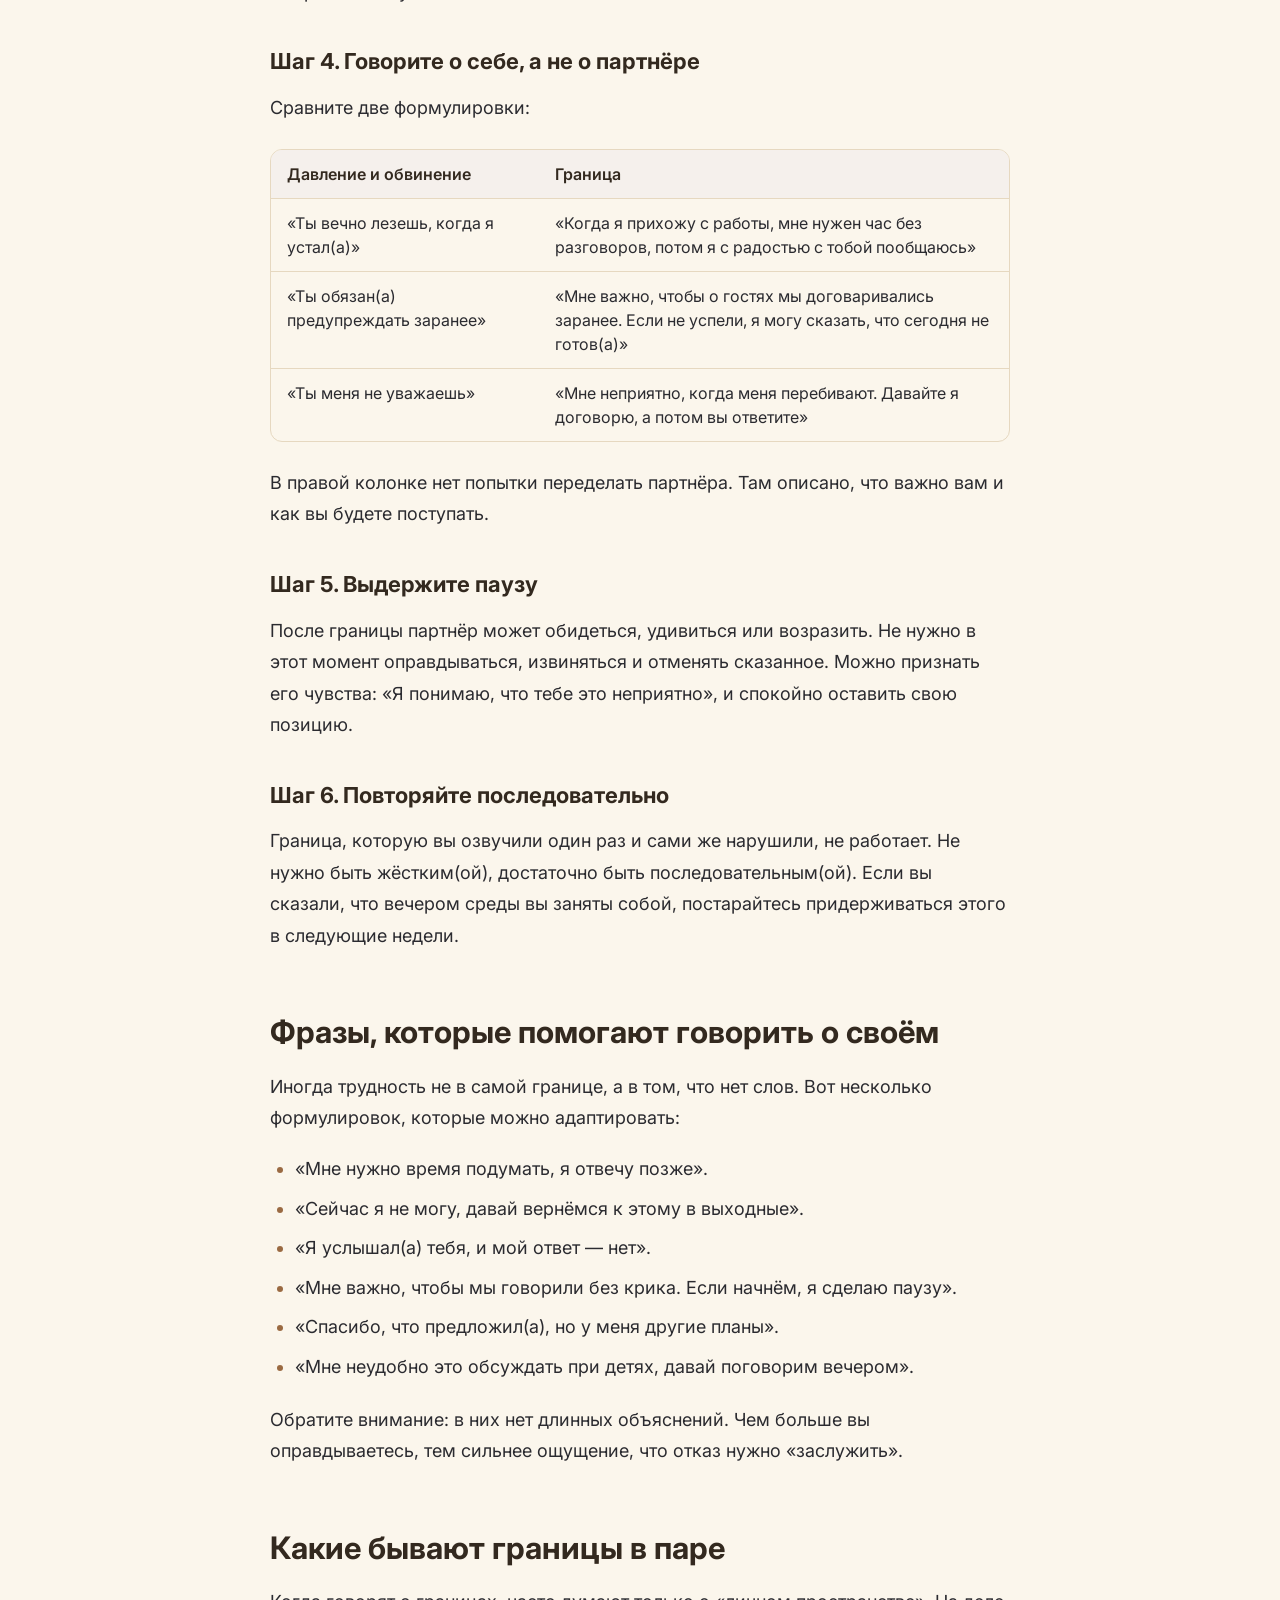
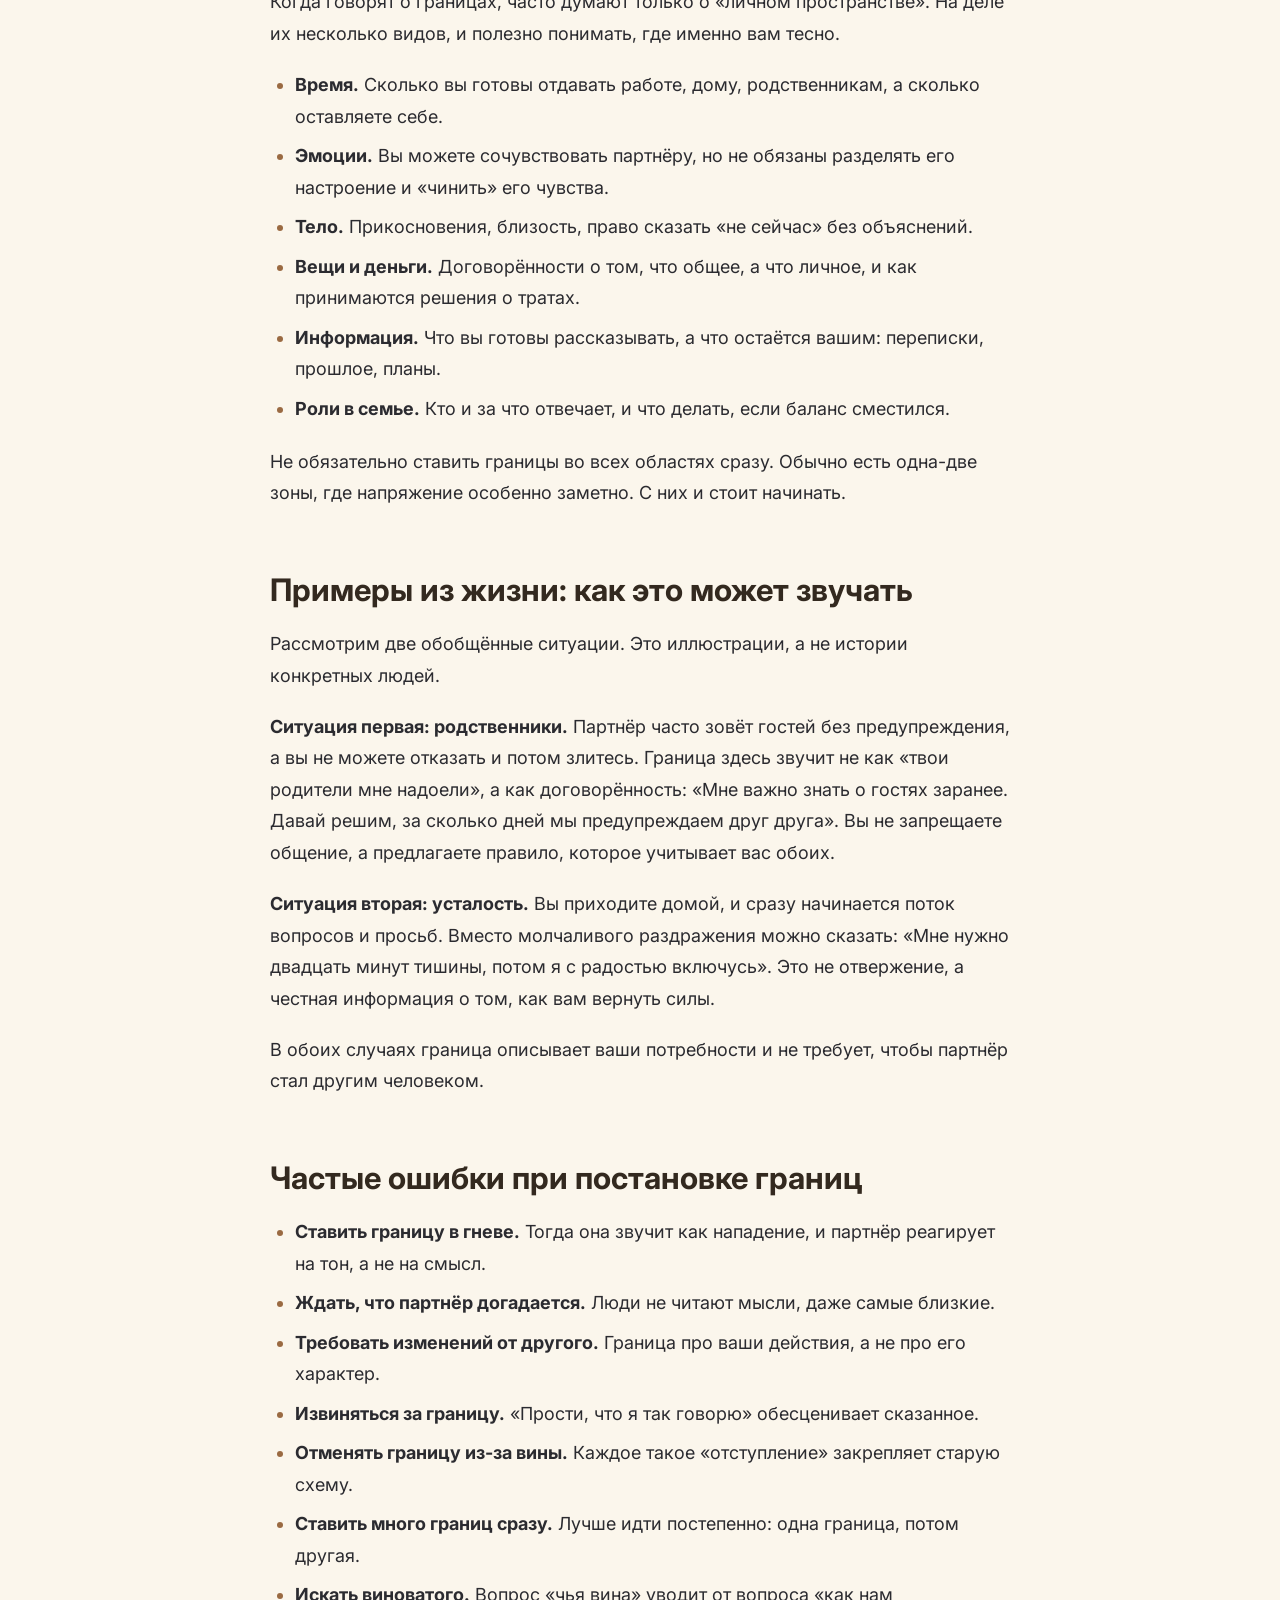
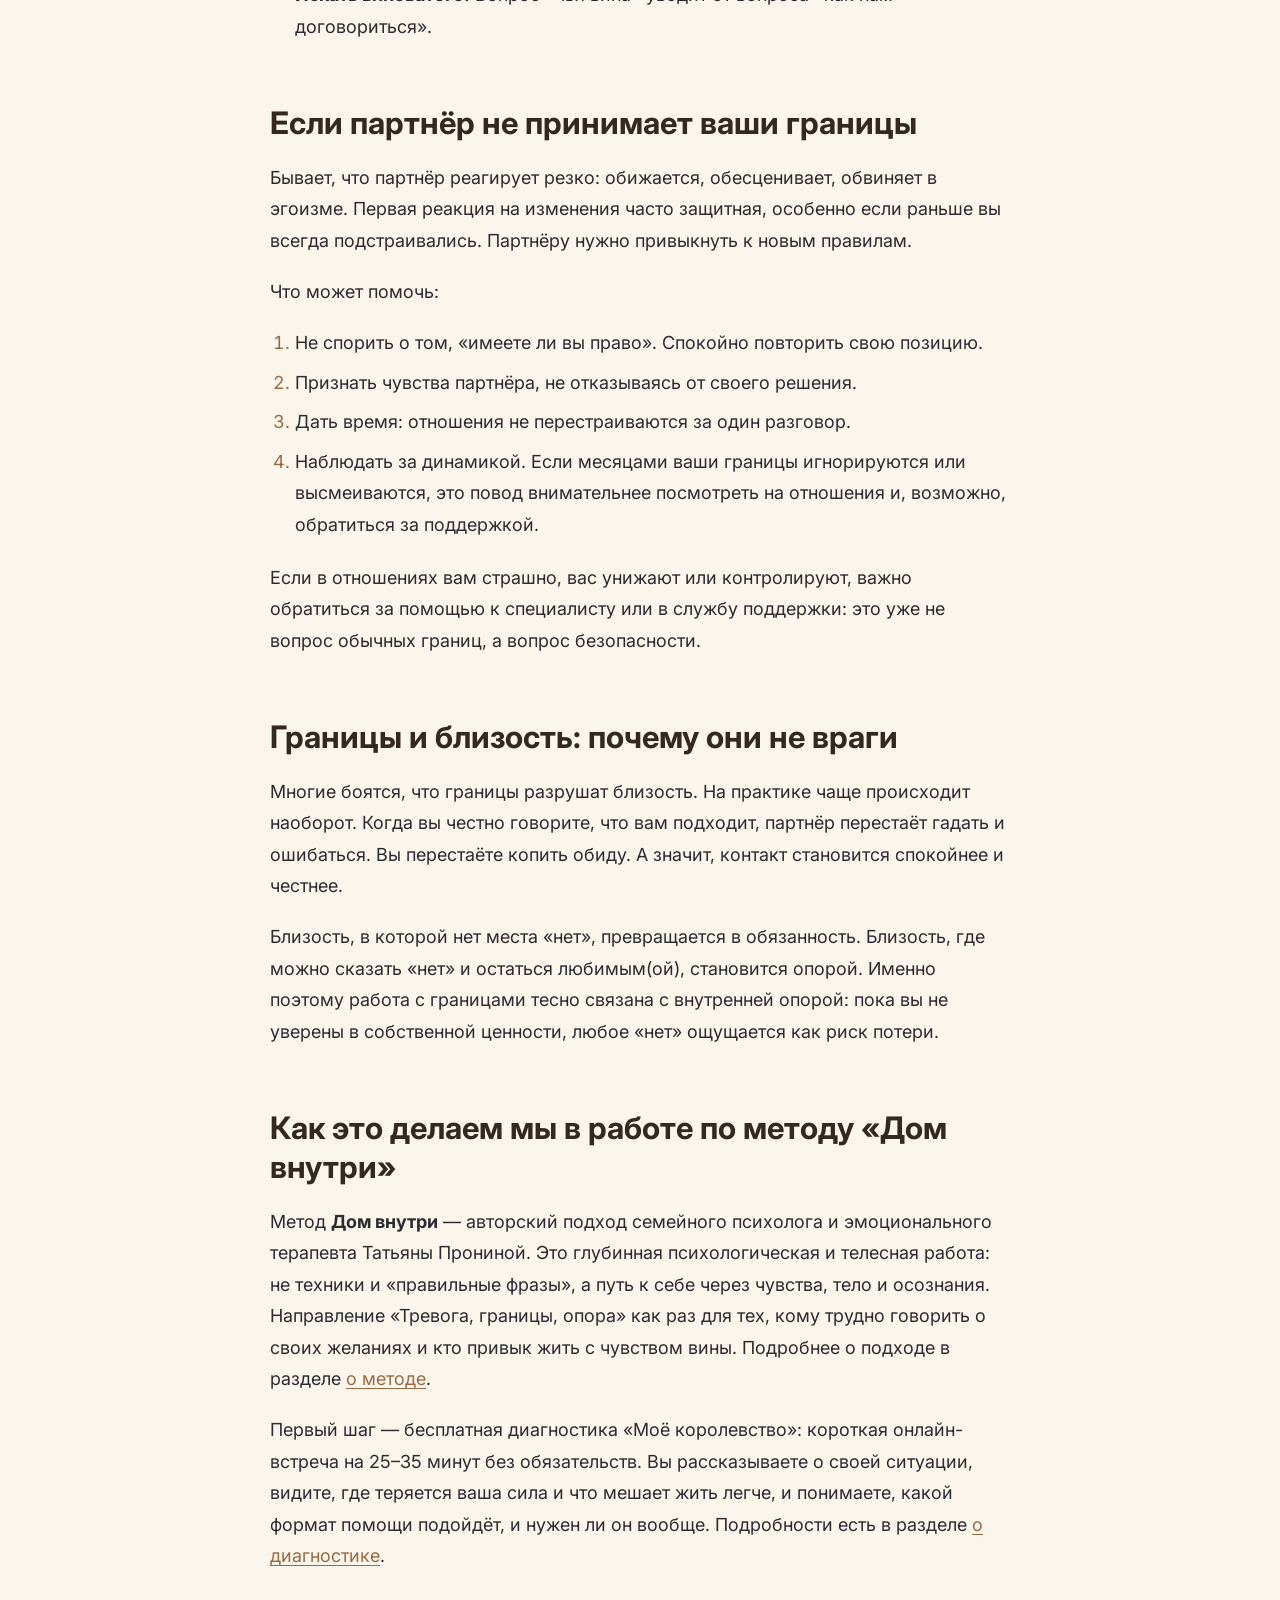
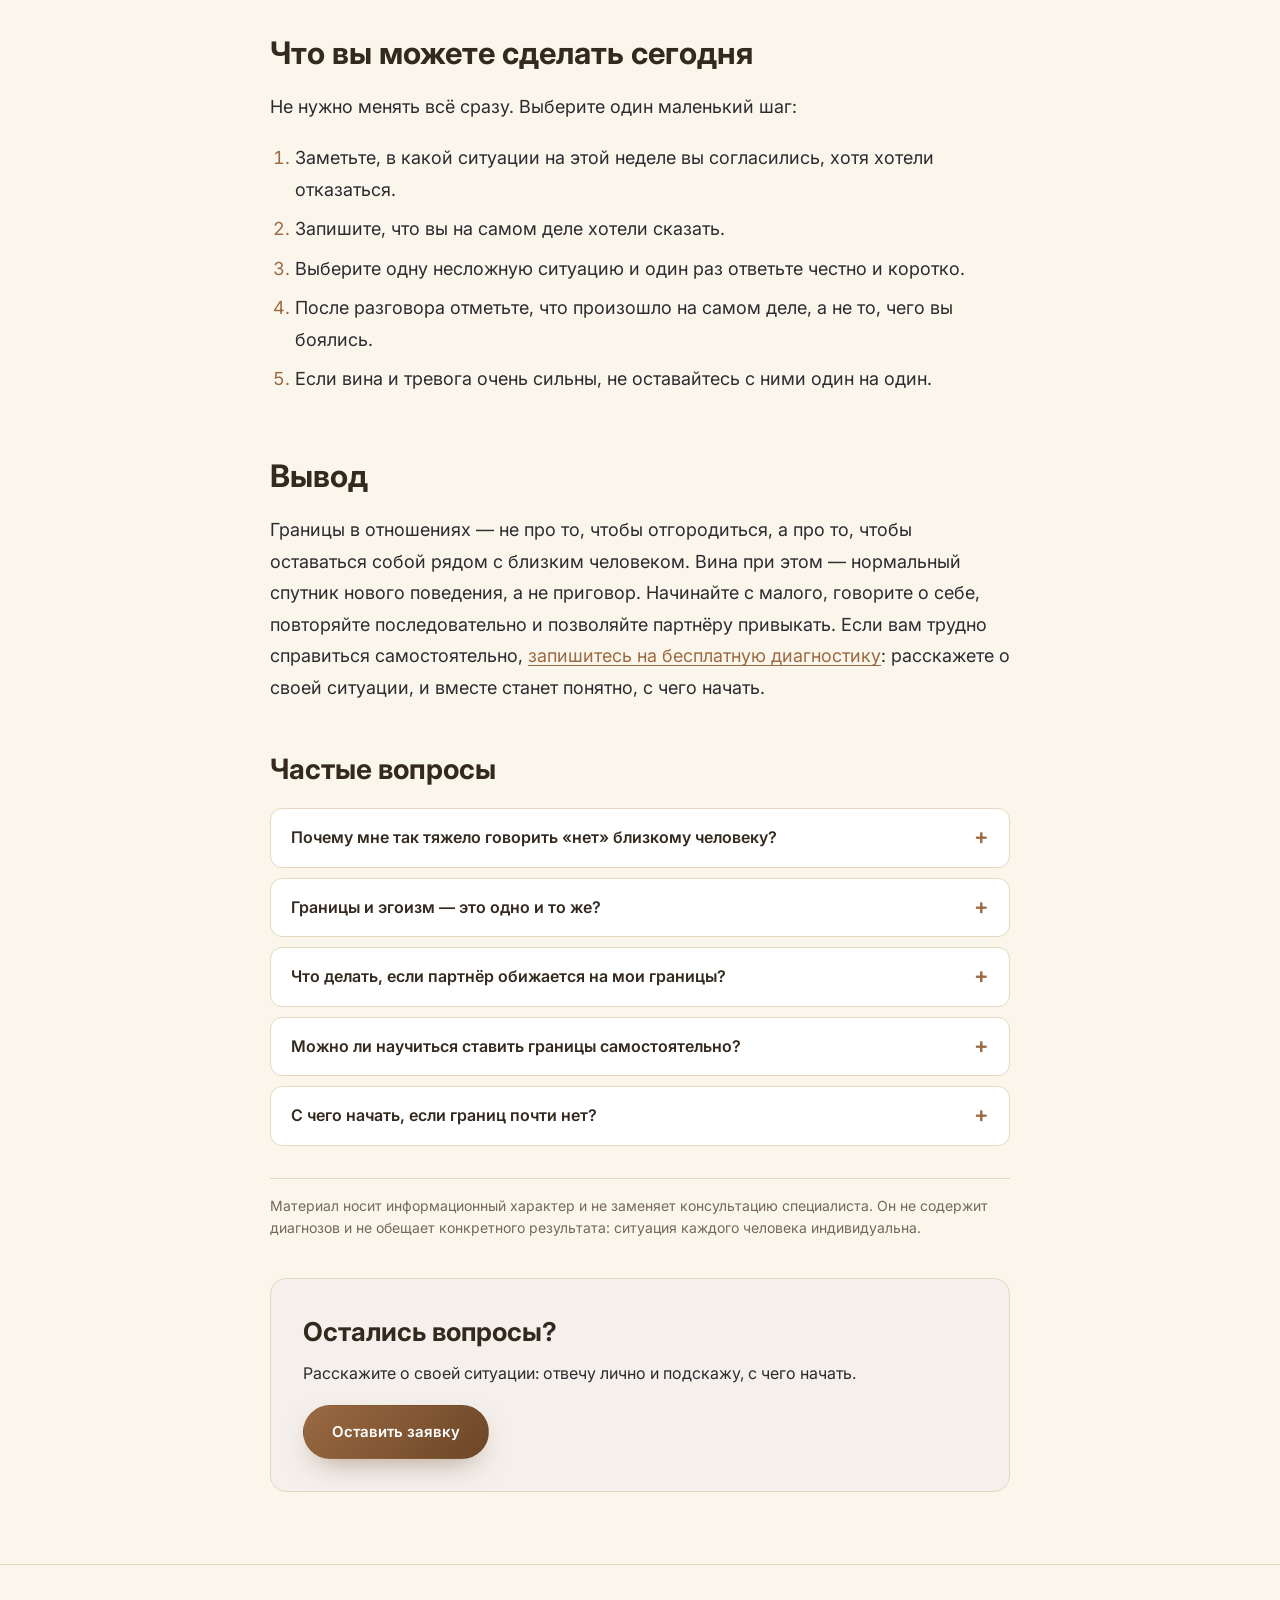
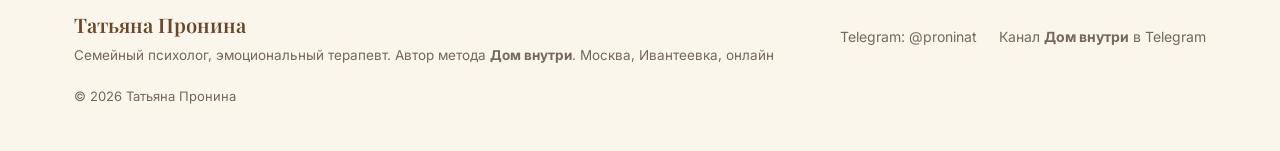
<file: blog/preview/d32c2a070b21/granitsy-v-otnosheniyah-bez-viny/index.html>
<!DOCTYPE html>
<html lang="ru">
<head>
<meta charset="UTF-8">
<meta name="viewport" content="width=device-width, initial-scale=1.0">
<title>Границы в отношениях: как ставить без вины</title>
<meta name="description" content="Как выстроить личные границы в паре и не чувствовать вину: признаки размытых границ, пошаговый способ и готовые фразы. Без давления и ультиматумов.">
<link rel="canonical" href="https://domvnutritebya.ru/blog/granitsy-v-otnosheniyah-bez-viny/">
<meta name="robots" content="noindex, nofollow">
<meta property="og:type" content="article">
<meta property="og:title" content="Границы в отношениях: как ставить без вины">
<meta property="og:description" content="Как выстроить личные границы в паре и не чувствовать вину: признаки размытых границ, пошаговый способ и готовые фразы. Без давления и ультиматумов.">
<meta property="og:url" content="https://domvnutritebya.ru/blog/granitsy-v-otnosheniyah-bez-viny/">
<meta property="og:locale" content="ru_RU">

<link rel="alternate" type="application/rss+xml" title="Татьяна Пронина — блог" href="https://domvnutritebya.ru/feed.xml">

<link rel="preconnect" href="https://fonts.googleapis.com">
<link rel="preconnect" href="https://fonts.gstatic.com" crossorigin>
<link href="https://fonts.googleapis.com/css2?family=Playfair+Display:wght@500;600;700&family=Inter:wght@400;500;600;700;800&display=swap" rel="stylesheet">
<link rel="stylesheet" href="/styles.css">
<link rel="stylesheet" href="/blog/blog.css">

</head>
<body class="b-page">
<header class="header" id="header">
  <div class="container header__inner">
    <a href="/#top" class="logo">
      <span class="logo__main">Татьяна Пронина</span>
      <span class="logo__suffix">семейный психолог</span>
    </a>
    <nav class="nav" id="nav">
      <a href="/#recognize">Узнаёте себя?</a>
      <a href="/#method">О методе</a>
      <a href="/#diagnostic">Диагностика</a>
      <a href="/#videos">Видео</a>
      <a href="/#faq">Вопросы</a>
    </nav>
    <div class="header__actions">
      <a href="/#contact" class="btn btn--primary btn--sm">Записаться на бесплатную диагностику</a>
    </div>
    <button class="burger" id="burger" aria-label="Меню">
      <span></span><span></span><span></span>
    </button>
  </div>
</header>
<main class="blog">

<article class="b-article">
  <nav class="b-crumbs" aria-label="Хлебные крошки"><a href="/">Главная</a><span>/</span><a href="/blog/">Блог</a></nav>
  <div class="b-preview">Черновик статьи. Эта страница не индексируется и не видна в блоге.</div>
  <header class="b-head">
    <div class="b-meta"><span class="b-chip">Границы и опора</span><time datetime="2026-11-22">22 ноября 2026</time><span>10 мин чтения</span></div>
    <h1>Границы в отношениях: как ставить их без чувства вины и не разрушить близость</h1>
    <p class="b-lead">Как выстроить личные границы в паре и не чувствовать вину: признаки размытых границ, пошаговый способ и готовые фразы. Без давления и ультиматумов.</p>
    <p class="b-author">Автор: Татьяна Пронина</p>
  </header>
  
  <nav class="b-toc" aria-label="Содержание"><strong>Содержание</strong><ol><li><a href="#chto-takoe-granicy-v-otnosheniyah-prostymi-slovami">Что такое границы в отношениях простыми словами</a></li><li><a href="#priznaki-togo-chto-vashi-granicy-razmyty">Признаки того, что ваши границы размыты</a></li><li><a href="#otkuda-beretsya-vina-kogda-vy-govorite-net">Откуда берётся вина, когда вы говорите «нет»</a></li><li><a href="#kak-stavit-granicy-poshagovyy-sposob">Как ставить границы: пошаговый способ</a></li><li><a href="#frazy-kotorye-pomogayut-govorit-o-svoem">Фразы, которые помогают говорить о своём</a></li><li><a href="#kakie-byvayut-granicy-v-pare">Какие бывают границы в паре</a></li><li><a href="#primery-iz-zhizni-kak-eto-mozhet-zvuchat">Примеры из жизни: как это может звучать</a></li><li><a href="#chastye-oshibki-pri-postanovke-granic">Частые ошибки при постановке границ</a></li><li><a href="#esli-partner-ne-prinimaet-vashi-granicy">Если партнёр не принимает ваши границы</a></li><li><a href="#granicy-i-blizost-pochemu-oni-ne-vragi">Границы и близость: почему они не враги</a></li><li><a href="#kak-eto-delaem-my-v-rabote-po-metodu-dom-vnutri">Как это делаем мы в работе по методу «Дом внутри»</a></li><li><a href="#chto-vy-mozhete-sdelat-segodnya">Что вы можете сделать сегодня</a></li><li><a href="#vyvod">Вывод</a></li></ol></nav>
  <div class="b-content"><p>Границы в отношениях — это ваше понимание того, что для вас допустимо, а что нет, и умение говорить об этом спокойно, без нападения и без оправданий. Вина при этом возникает почти у всех, кто раньше привык соглашаться: она не означает, что вы поступаете неправильно, а чаще говорит о том, что вы делаете что-то непривычное. Ниже разберём, как понять, что границы размыты, откуда берётся вина и как шаг за шагом говорить о своём так, чтобы близость сохранялась.</p>
<h2 id="chto-takoe-granicy-v-otnosheniyah-prostymi-slovami">Что такое границы в отношениях простыми словами</h2>
<p>Граница — это не стена и не наказание для партнёра. Это ответ на вопрос: «Что я готов(а) делать, терпеть и разделять, а что мне не подходит?» Он касается времени, тела, денег, эмоций, общения с родственниками, обязанностей по дому, отношений с детьми.</p>
<p>Здоровая граница выглядит как информация: «Мне важно, чтобы вечер среды оставался моим», «Мне неприятно, когда со мной разговаривают на повышенных тонах, давайте вернёмся к разговору позже». В ней нет обвинений и нет требования изменить человека. Есть только описание того, как вы будете действовать сами.</p>
<blockquote><p><strong>Важно:</strong> граница описывает ваше поведение, а не поведение партнёра. «Я выйду из комнаты, если мы начнём кричать» — граница. «Ты не должен(на) повышать голос» — требование, на которое вы не имеете прямого влияния.</p></blockquote>
<h3 id="chem-granicy-otlichayutsya-ot-ultimatumov-i-holodnosti">Чем границы отличаются от ультиматумов и холодности</h3>
<p>Ультиматум звучит так: «Или ты делаешь, как я сказал(а), или я ухожу». Он строится на угрозе и давлении. Холодность и молчание тоже не границы: это способ наказать, не называя причину.</p>
<p>Граница сообщается прямо, спокойно и без угрозы. Партнёр может с ней не согласиться, и это нормально. Вы можете обсуждать, искать компромисс, но не обязаны отказываться от того, что для вас действительно существенно.</p>
<h2 id="priznaki-togo-chto-vashi-granicy-razmyty">Признаки того, что ваши границы размыты</h2>
<p>Размытые границы редко выглядят как проблема. Чаще это ощущение, что вы «хорошо справляетесь» и «всё держится на вас». Вот типичные проявления:</p>
<ul><li>вы соглашаетесь, а потом внутри копится раздражение;</li><li>вам трудно отказать, даже когда нет сил или времени;</li><li>вы часто извиняетесь, даже когда не виноваты;</li><li>вы угадываете настроение партнёра и подстраиваетесь заранее;</li><li>вам сложно сказать, чего вы хотите, зато легко перечислить, чего хотят другие;</li><li>после разговора о своих потребностях вы чувствуете тревогу или вину;</li><li>вы берёте на себя ответственность за чувства близкого человека: «Если ему плохо, значит, я что-то сделал(а) не так».</li></ul>
<p>Если вы узнали несколько пунктов, это не слабость и не «такой характер». Скорее всего, у вас давно не хватает опоры, и границы были для вас небезопасной территорией.</p>
<h3 id="kak-razmytye-granicy-otrazhayutsya-na-pare">Как размытые границы отражаются на паре</h3>
<p>Парадокс в том, что человек без границ часто искренне хочет сохранить мир. Но результат обратный. Партнёр не видит ваших реальных пределов и невольно их нарушает. Вы терпите, накапливаете обиду, а потом реагируете резко, и для партнёра этот срыв выглядит внезапным.</p>
<p>Так возникает круг: вы молчите, напряжение растёт, происходит ссора, после неё вы чувствуете вину и снова уступаете. Сами по себе уступки не плохи, проблема начинается, когда они становятся автоматическими и за ними не стоит ваш выбор.</p>
<h2 id="otkuda-beretsya-vina-kogda-vy-govorite-net">Откуда берётся вина, когда вы говорите «нет»</h2>
<p>Вина при постановке границ — самая частая причина, почему люди отказываются от попыток. Она кажется доказательством: «Раз мне так неприятно, значит, я делаю что-то плохое». Но это не всегда так.</p>
<p>Чувство вины может быть двух видов. Первое — настоящее: вы нарушили собственные ценности, причинили человеку вред. Второе — выученное: вы нарушили привычный сценарий, в котором хороший человек всегда удобен, всегда доступен и никогда не огорчает других.</p>
<p>Выученная вина обычно формируется давно. Если в семье любовь ощущалась как награда за послушание, если на отказ реагировали холодом, обидой или упрёком, то в теле остаётся связка: «Откажу — потеряю контакт». Взрослый человек уже не зависит от родителей, но реакция срабатывает автоматически, особенно рядом с самыми близкими.</p>
<p>Поэтому полезно задавать себе вопрос: «Мне стыдно за то, что я сделал(а), или за то, что я не оправдал(а) чужое ожидание?» Это помогает различать вину, которая говорит о реальной ошибке, и вину, которая сопровождает любое новое поведение.</p>
<blockquote><p><strong>Важно:</strong> вина не исчезает по команде. Нормально ставить границу и одновременно чувствовать дискомфорт. Со временем, когда опыт «ничего страшного не произошло» накапливается, интенсивность вины снижается.</p></blockquote>
<h2 id="kak-stavit-granicy-poshagovyy-sposob">Как ставить границы: пошаговый способ</h2>
<p>Не нужно сразу вести тяжёлые разговоры. Начните с небольших шагов, которые вы можете выдержать.</p>
<h3 id="shag-1-zamette-signal">Шаг 1. Заметьте сигнал</h3>
<p>Граница обычно сообщает о себе через тело и эмоции: напряжение в плечах, раздражение, желание закрыться, усталость, ком в горле. Если вы почувствовали такой сигнал, остановитесь на минуту и спросите: «Что мне сейчас не подходит?»</p>
<h3 id="shag-2-nazovite-dlya-sebya-chego-vy-hotite">Шаг 2. Назовите для себя, чего вы хотите</h3>
<p>Прежде чем говорить партнёру, сформулируйте для себя коротко: «Я не хочу ехать к родителям каждые выходные», «Мне нужен час тишины после работы». Нередко люди, привыкшие подстраиваться, сначала с трудом различают собственное желание. Это тоже можно тренировать.</p>
<h3 id="shag-3-vyberite-moment-i-ton">Шаг 3. Выберите момент и тон</h3>
<p>Говорить о границах в разгар ссоры сложно: эмоции мешают услышать друг друга. Лучше выбрать спокойное время. Тон ровный, без обвинений и без упрёков за прошлые случаи.</p>
<h3 id="shag-4-govorite-o-sebe-a-ne-o-partnere">Шаг 4. Говорите о себе, а не о партнёре</h3>
<p>Сравните две формулировки:</p>
<div class="b-table"><table><thead><tr><th>Давление и обвинение</th><th>Граница</th></tr></thead><tbody><tr><td>«Ты вечно лезешь, когда я устал(а)»</td><td>«Когда я прихожу с работы, мне нужен час без разговоров, потом я с радостью с тобой пообщаюсь»</td></tr><tr><td>«Ты обязан(а) предупреждать заранее»</td><td>«Мне важно, чтобы о гостях мы договаривались заранее. Если не успели, я могу сказать, что сегодня не готов(а)»</td></tr><tr><td>«Ты меня не уважаешь»</td><td>«Мне неприятно, когда меня перебивают. Давайте я договорю, а потом вы ответите»</td></tr></tbody></table></div>
<p>В правой колонке нет попытки переделать партнёра. Там описано, что важно вам и как вы будете поступать.</p>
<h3 id="shag-5-vyderzhite-pauzu">Шаг 5. Выдержите паузу</h3>
<p>После границы партнёр может обидеться, удивиться или возразить. Не нужно в этот момент оправдываться, извиняться и отменять сказанное. Можно признать его чувства: «Я понимаю, что тебе это неприятно», и спокойно оставить свою позицию.</p>
<h3 id="shag-6-povtoryayte-posledovatelno">Шаг 6. Повторяйте последовательно</h3>
<p>Граница, которую вы озвучили один раз и сами же нарушили, не работает. Не нужно быть жёстким(ой), достаточно быть последовательным(ой). Если вы сказали, что вечером среды вы заняты собой, постарайтесь придерживаться этого в следующие недели.</p>
<h2 id="frazy-kotorye-pomogayut-govorit-o-svoem">Фразы, которые помогают говорить о своём</h2>
<p>Иногда трудность не в самой границе, а в том, что нет слов. Вот несколько формулировок, которые можно адаптировать:</p>
<ul><li>«Мне нужно время подумать, я отвечу позже».</li><li>«Сейчас я не могу, давай вернёмся к этому в выходные».</li><li>«Я услышал(а) тебя, и мой ответ — нет».</li><li>«Мне важно, чтобы мы говорили без крика. Если начнём, я сделаю паузу».</li><li>«Спасибо, что предложил(а), но у меня другие планы».</li><li>«Мне неудобно это обсуждать при детях, давай поговорим вечером».</li></ul>
<p>Обратите внимание: в них нет длинных объяснений. Чем больше вы оправдываетесь, тем сильнее ощущение, что отказ нужно «заслужить».</p>
<h2 id="kakie-byvayut-granicy-v-pare">Какие бывают границы в паре</h2>
<p>Когда говорят о границах, часто думают только о «личном пространстве». На деле их несколько видов, и полезно понимать, где именно вам тесно.</p>
<ul><li><strong>Время.</strong> Сколько вы готовы отдавать работе, дому, родственникам, а сколько оставляете себе.</li><li><strong>Эмоции.</strong> Вы можете сочувствовать партнёру, но не обязаны разделять его настроение и «чинить» его чувства.</li><li><strong>Тело.</strong> Прикосновения, близость, право сказать «не сейчас» без объяснений.</li><li><strong>Вещи и деньги.</strong> Договорённости о том, что общее, а что личное, и как принимаются решения о тратах.</li><li><strong>Информация.</strong> Что вы готовы рассказывать, а что остаётся вашим: переписки, прошлое, планы.</li><li><strong>Роли в семье.</strong> Кто и за что отвечает, и что делать, если баланс сместился.</li></ul>
<p>Не обязательно ставить границы во всех областях сразу. Обычно есть одна-две зоны, где напряжение особенно заметно. С них и стоит начинать.</p>
<h2 id="primery-iz-zhizni-kak-eto-mozhet-zvuchat">Примеры из жизни: как это может звучать</h2>
<p>Рассмотрим две обобщённые ситуации. Это иллюстрации, а не истории конкретных людей.</p>
<p><strong>Ситуация первая: родственники.</strong> Партнёр часто зовёт гостей без предупреждения, а вы не можете отказать и потом злитесь. Граница здесь звучит не как «твои родители мне надоели», а как договорённость: «Мне важно знать о гостях заранее. Давай решим, за сколько дней мы предупреждаем друг друга». Вы не запрещаете общение, а предлагаете правило, которое учитывает вас обоих.</p>
<p><strong>Ситуация вторая: усталость.</strong> Вы приходите домой, и сразу начинается поток вопросов и просьб. Вместо молчаливого раздражения можно сказать: «Мне нужно двадцать минут тишины, потом я с радостью включусь». Это не отвержение, а честная информация о том, как вам вернуть силы.</p>
<p>В обоих случаях граница описывает ваши потребности и не требует, чтобы партнёр стал другим человеком.</p>
<h2 id="chastye-oshibki-pri-postanovke-granic">Частые ошибки при постановке границ</h2>
<ul><li><strong>Ставить границу в гневе.</strong> Тогда она звучит как нападение, и партнёр реагирует на тон, а не на смысл.</li><li><strong>Ждать, что партнёр догадается.</strong> Люди не читают мысли, даже самые близкие.</li><li><strong>Требовать изменений от другого.</strong> Граница про ваши действия, а не про его характер.</li><li><strong>Извиняться за границу.</strong> «Прости, что я так говорю» обесценивает сказанное.</li><li><strong>Отменять границу из-за вины.</strong> Каждое такое «отступление» закрепляет старую схему.</li><li><strong>Ставить много границ сразу.</strong> Лучше идти постепенно: одна граница, потом другая.</li><li><strong>Искать виноватого.</strong> Вопрос «чья вина» уводит от вопроса «как нам договориться».</li></ul>
<h2 id="esli-partner-ne-prinimaet-vashi-granicy">Если партнёр не принимает ваши границы</h2>
<p>Бывает, что партнёр реагирует резко: обижается, обесценивает, обвиняет в эгоизме. Первая реакция на изменения часто защитная, особенно если раньше вы всегда подстраивались. Партнёру нужно привыкнуть к новым правилам.</p>
<p>Что может помочь:</p>
<ol><li>Не спорить о том, «имеете ли вы право». Спокойно повторить свою позицию.</li><li>Признать чувства партнёра, не отказываясь от своего решения.</li><li>Дать время: отношения не перестраиваются за один разговор.</li><li>Наблюдать за динамикой. Если месяцами ваши границы игнорируются или высмеиваются, это повод внимательнее посмотреть на отношения и, возможно, обратиться за поддержкой.</li></ol>
<p>Если в отношениях вам страшно, вас унижают или контролируют, важно обратиться за помощью к специалисту или в службу поддержки: это уже не вопрос обычных границ, а вопрос безопасности.</p>
<h2 id="granicy-i-blizost-pochemu-oni-ne-vragi">Границы и близость: почему они не враги</h2>
<p>Многие боятся, что границы разрушат близость. На практике чаще происходит наоборот. Когда вы честно говорите, что вам подходит, партнёр перестаёт гадать и ошибаться. Вы перестаёте копить обиду. А значит, контакт становится спокойнее и честнее.</p>
<p>Близость, в которой нет места «нет», превращается в обязанность. Близость, где можно сказать «нет» и остаться любимым(ой), становится опорой. Именно поэтому работа с границами тесно связана с внутренней опорой: пока вы не уверены в собственной ценности, любое «нет» ощущается как риск потери.</p>
<h2 id="kak-eto-delaem-my-v-rabote-po-metodu-dom-vnutri">Как это делаем мы в работе по методу «Дом внутри»</h2>
<p>Метод <strong>Дом внутри</strong> — авторский подход семейного психолога и эмоционального терапевта Татьяны Прониной. Это глубинная психологическая и телесная работа: не техники и «правильные фразы», а путь к себе через чувства, тело и осознания. Направление «Тревога, границы, опора» как раз для тех, кому трудно говорить о своих желаниях и кто привык жить с чувством вины. Подробнее о подходе в разделе <a href="/#method">о методе</a>.</p>
<p>Первый шаг — бесплатная диагностика «Моё королевство»: короткая онлайн-встреча на 25–35 минут без обязательств. Вы рассказываете о своей ситуации, видите, где теряется ваша сила и что мешает жить легче, и понимаете, какой формат помощи подойдёт, и нужен ли он вообще. Подробности есть в разделе <a href="/#diagnostic">о диагностике</a>.</p>
<h2 id="chto-vy-mozhete-sdelat-segodnya">Что вы можете сделать сегодня</h2>
<p>Не нужно менять всё сразу. Выберите один маленький шаг:</p>
<ol><li>Заметьте, в какой ситуации на этой неделе вы согласились, хотя хотели отказаться.</li><li>Запишите, что вы на самом деле хотели сказать.</li><li>Выберите одну несложную ситуацию и один раз ответьте честно и коротко.</li><li>После разговора отметьте, что произошло на самом деле, а не то, чего вы боялись.</li><li>Если вина и тревога очень сильны, не оставайтесь с ними один на один.</li></ol>
<h2 id="vyvod">Вывод</h2>
<p>Границы в отношениях — не про то, чтобы отгородиться, а про то, чтобы оставаться собой рядом с близким человеком. Вина при этом — нормальный спутник нового поведения, а не приговор. Начинайте с малого, говорите о себе, повторяйте последовательно и позволяйте партнёру привыкать. Если вам трудно справиться самостоятельно, <a href="/#contact">запишитесь на бесплатную диагностику</a>: расскажете о своей ситуации, и вместе станет понятно, с чего начать.</p></div>
  <section class="b-faq"><h2>Частые вопросы</h2><details><summary>Почему мне так тяжело говорить «нет» близкому человеку?</summary><p>Часто «нет» в детстве или в прошлых отношениях заканчивалось обидой, холодом или упрёками. Тогда в теле закрепляется связка «откажу и потеряю контакт». Это выученная реакция, а не черта характера, и с ней можно работать.</p></details><details><summary>Границы и эгоизм — это одно и то же?</summary><p>Нет. Эгоист игнорирует чужие потребности. Человек с границами учитывает потребности обоих и честно говорит о своих. Граница не отменяет заботу о партнёре, она делает заботу добровольной, а не вынужденной.</p></details><details><summary>Что делать, если партнёр обижается на мои границы?</summary><p>Обида в первый момент возможна, особенно если раньше вы всегда соглашались. Не нужно спешить отменять сказанное. Спокойно признайте его чувства и повторите свою позицию. Нередко людям нужно время, чтобы привыкнуть к новым правилам.</p></details><details><summary>Можно ли научиться ставить границы самостоятельно?</summary><p>Многое можно начать самому: замечать свои реакции, тренировать короткие фразы, делать небольшие шаги. Если вина и страх очень сильны, а прошлые попытки заканчивались срывом, помогает работа со специалистом.</p></details><details><summary>С чего начать, если границ почти нет?</summary><p>С самого маленького и безопасного. Выберите ситуацию, где ставки невысокие, например просьбу, которую вам неудобно выполнять, и один раз ответьте честно. Опыт, что мир не рухнул, постепенно меняет внутренние ожидания.</p></details></section>
  <p class="b-disclaimer">Материал носит информационный характер и не заменяет консультацию специалиста. Он не содержит диагнозов и не обещает конкретного результата: ситуация каждого человека индивидуальна.</p>
  <aside class="b-cta"><h2>Остались вопросы?</h2><p>Расскажите о своей ситуации: отвечу лично и подскажу, с чего начать.</p><a class="btn btn--primary b-cta__btn" href="/#contact">Оставить заявку</a></aside>
</article>

</main>
<footer class="footer">
  <div class="container footer__inner">
    <div class="footer__brand">
      <span class="logo__main">Татьяна Пронина</span>
      <p>Семейный психолог, эмоциональный терапевт. Автор метода <strong>Дом внутри</strong>. Москва, Ивантеевка, онлайн</p>
    </div>
    <div class="footer__links">
      <a href="https://t.me/proninat" target="_blank" rel="noopener">Telegram: @proninat</a>
      <a href="https://t.me/talksimply" target="_blank" rel="noopener">Канал <strong>Дом внутри</strong> в Telegram</a>
    </div>
    <div class="footer__copy">
      <span>© <span id="year"></span> Татьяна Пронина</span>
    </div>
  </div>
</footer>
<script src="/script.js" defer></script>

</body>
</html>
</file>
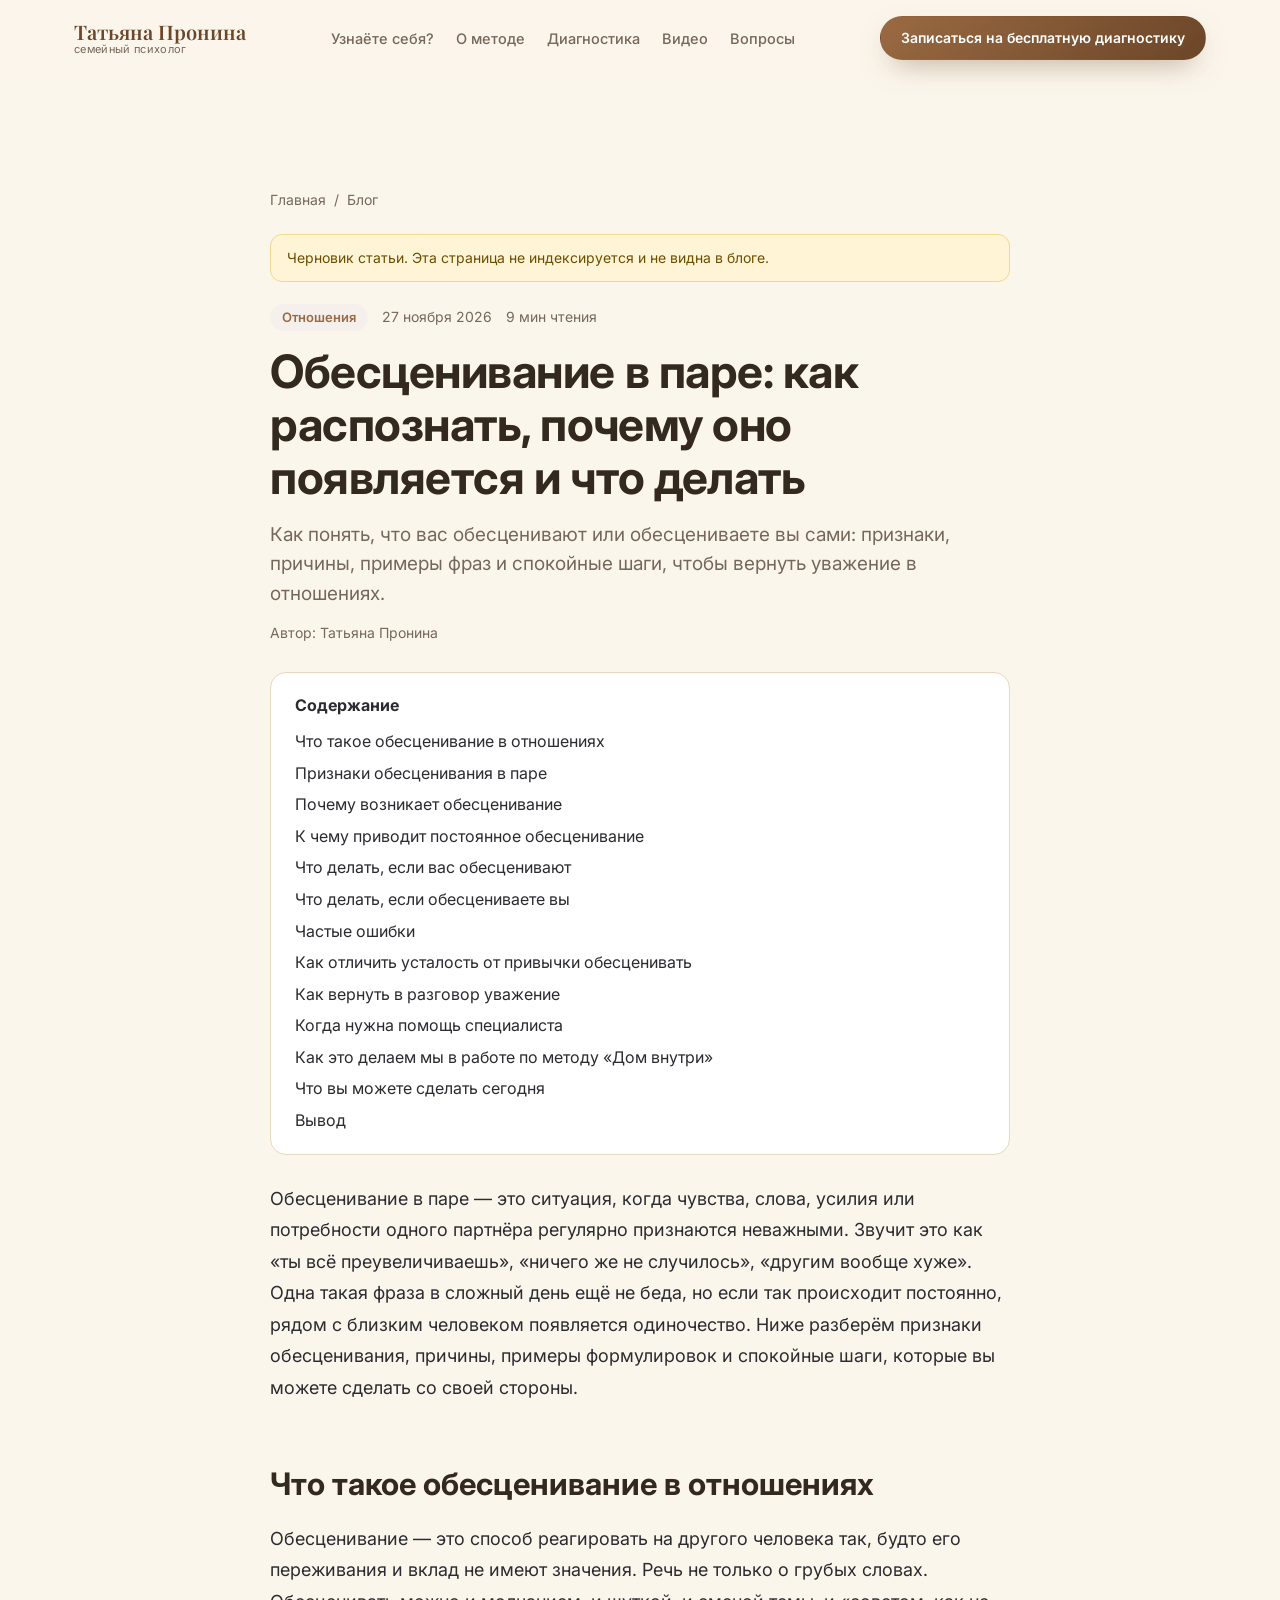
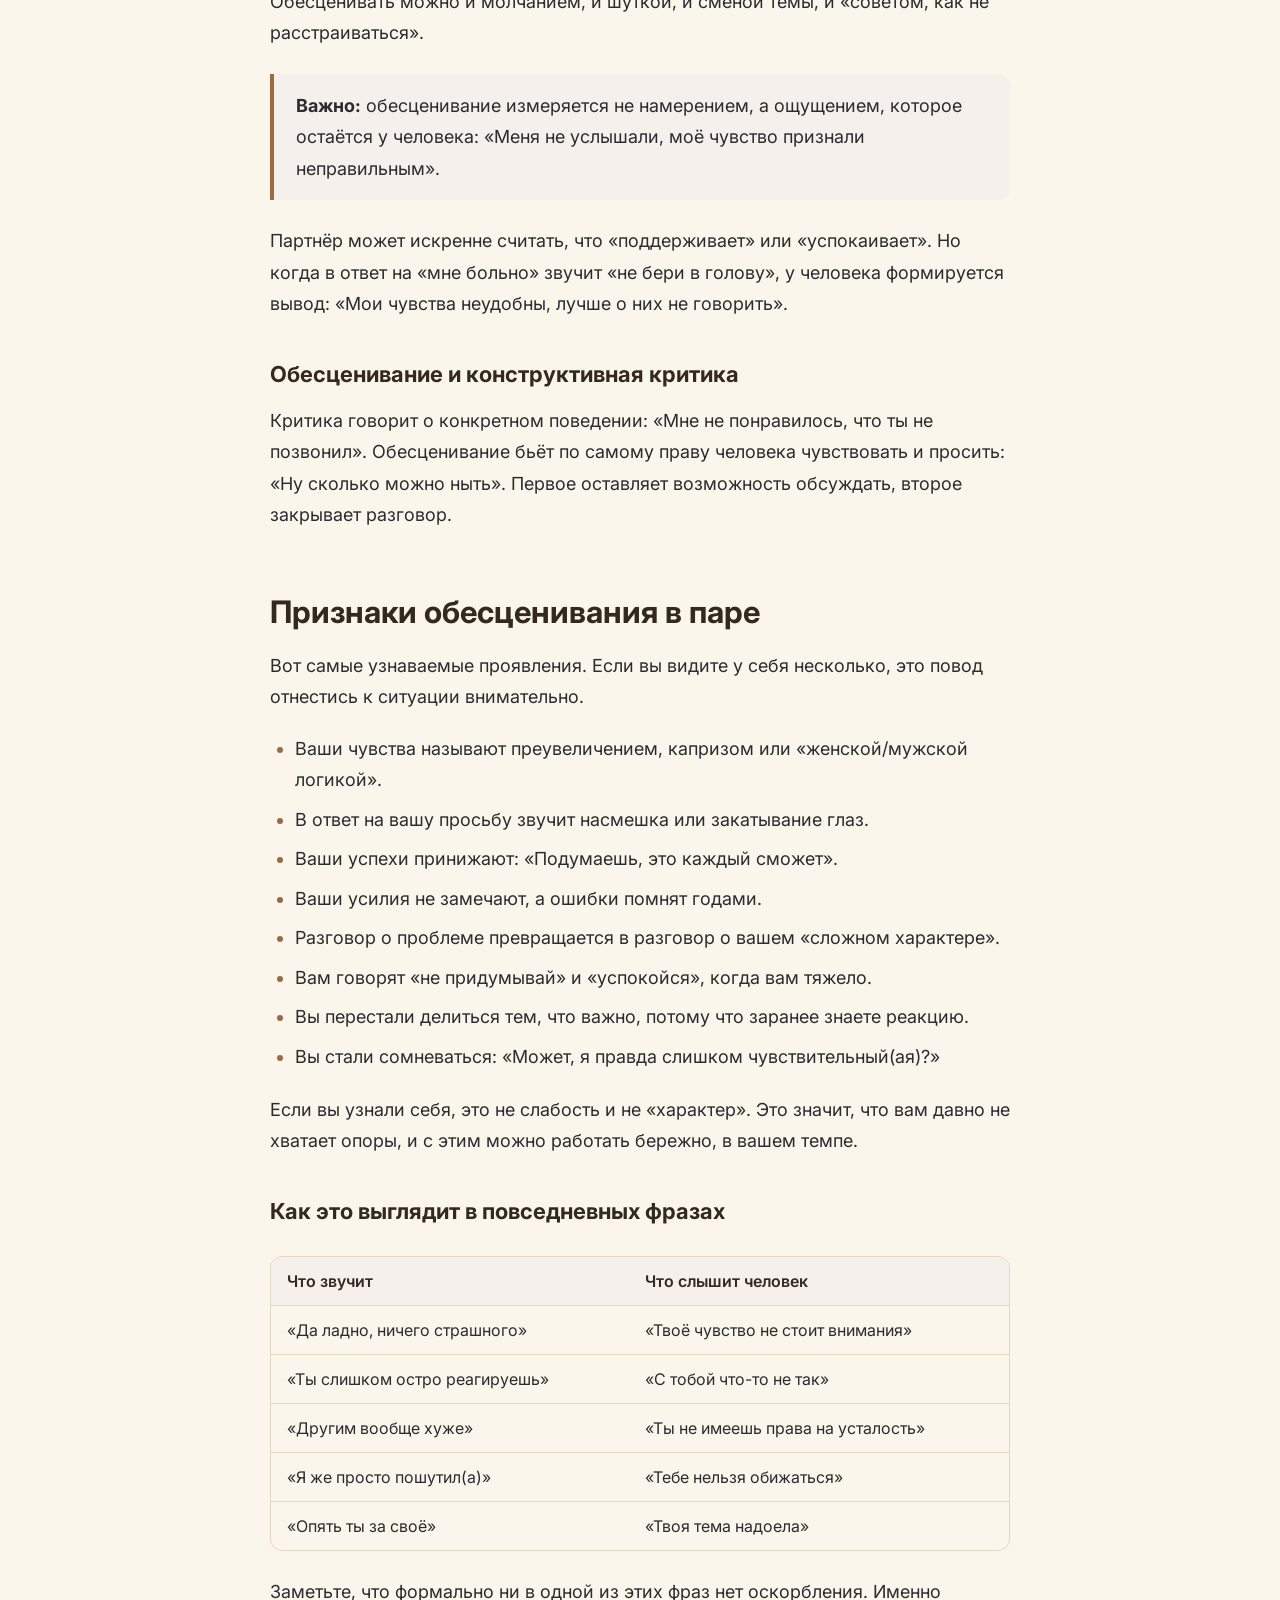
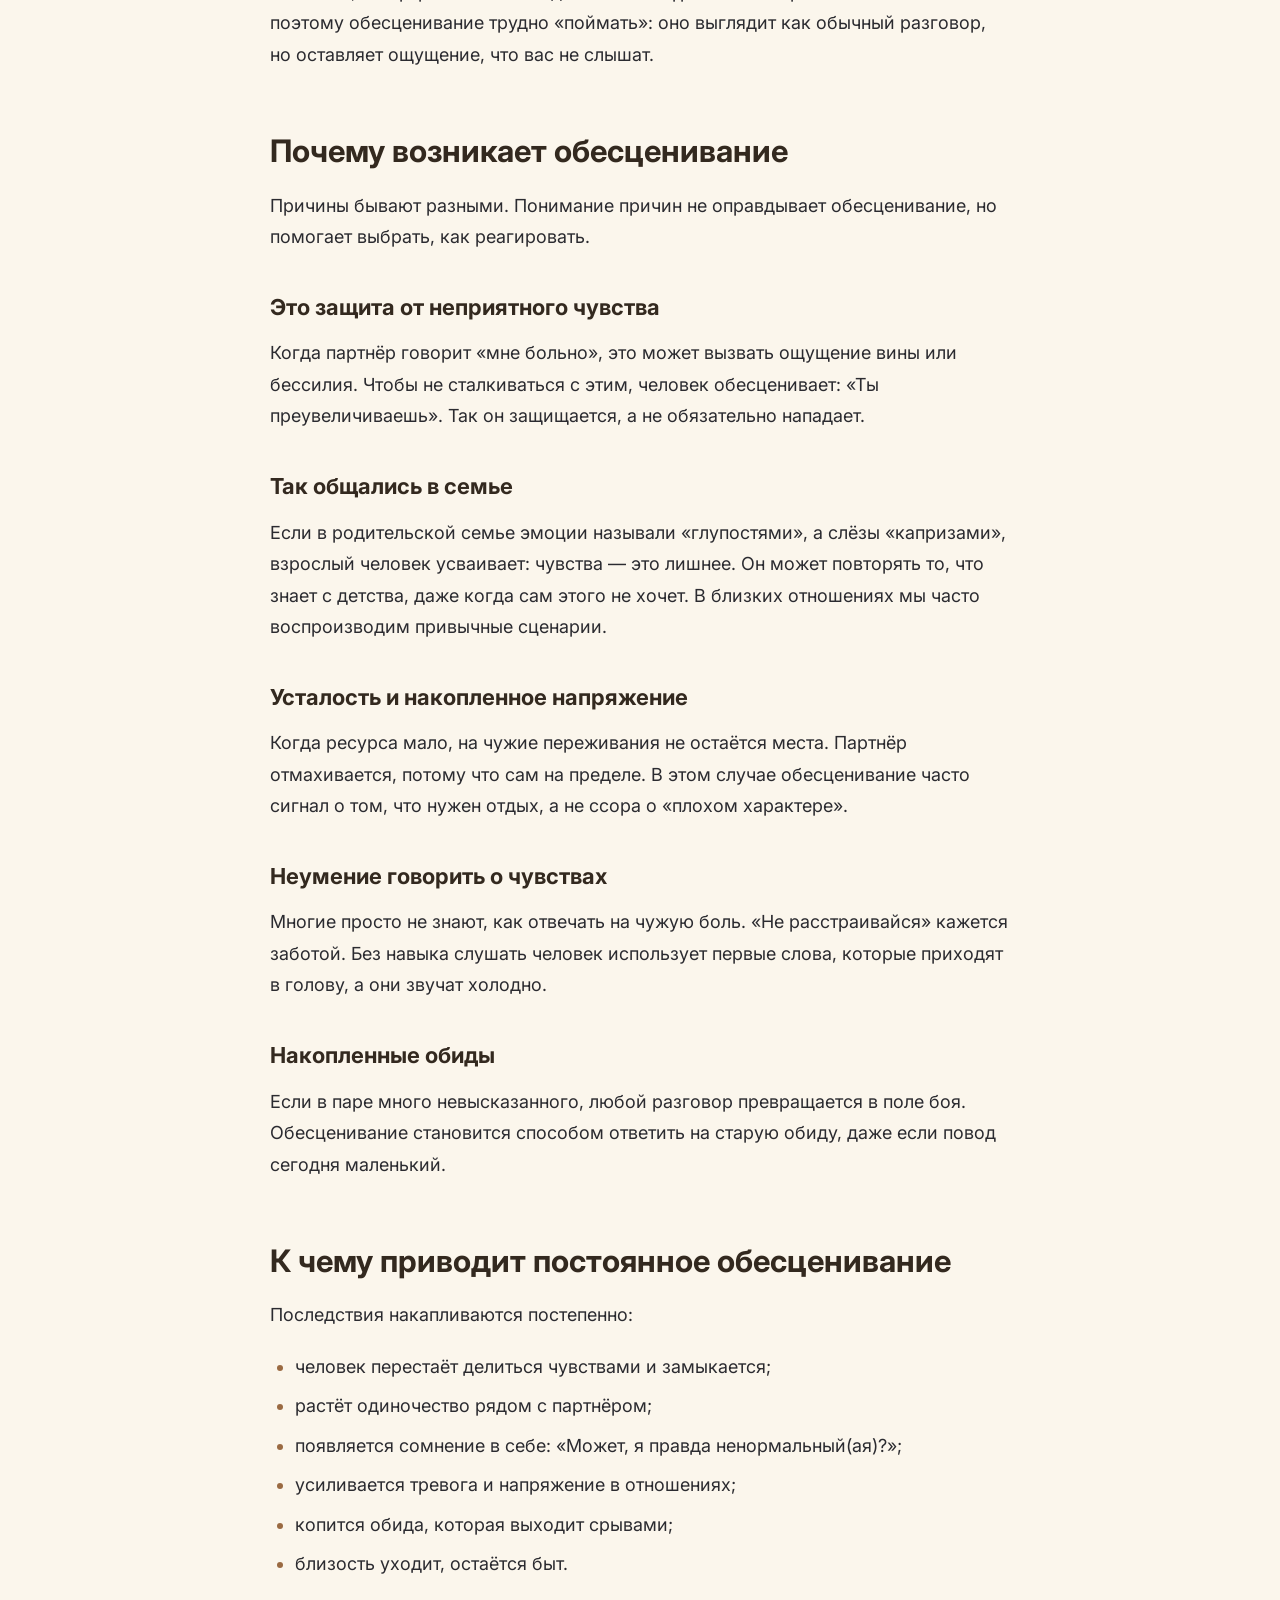
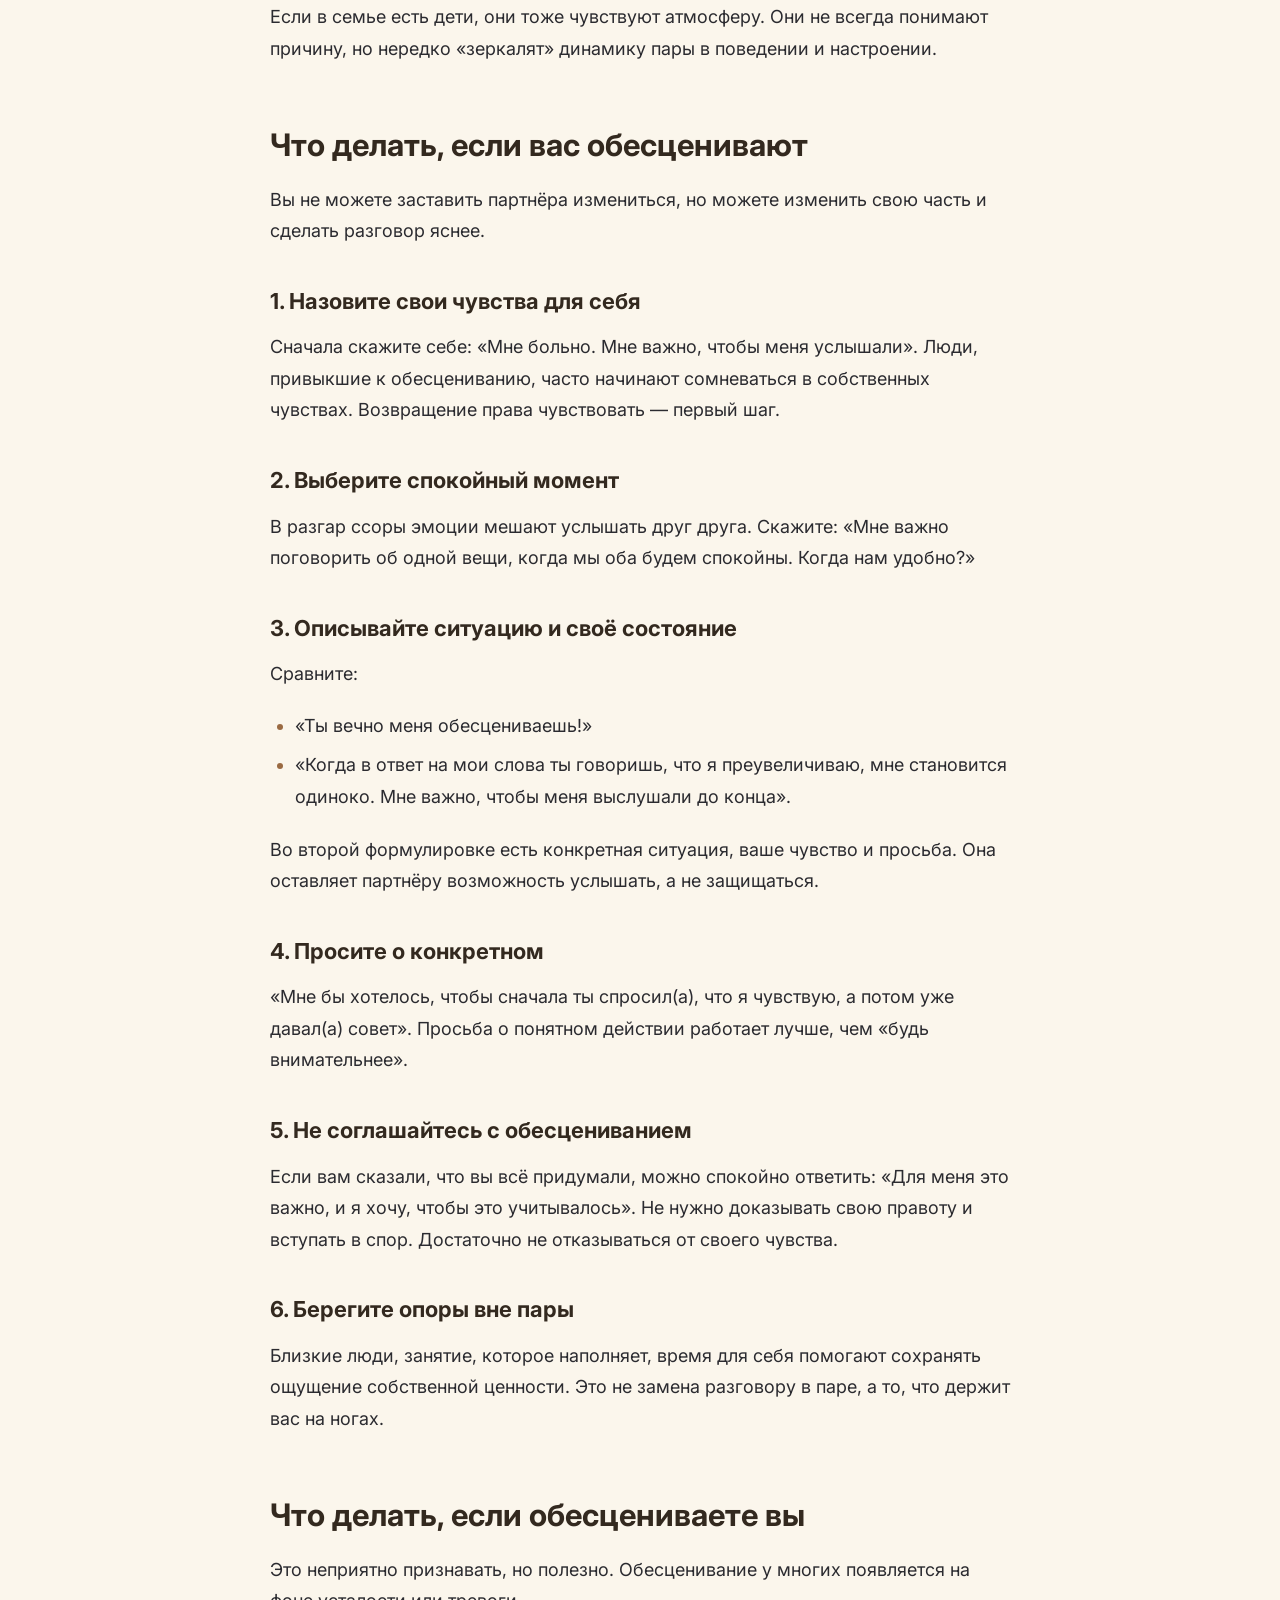
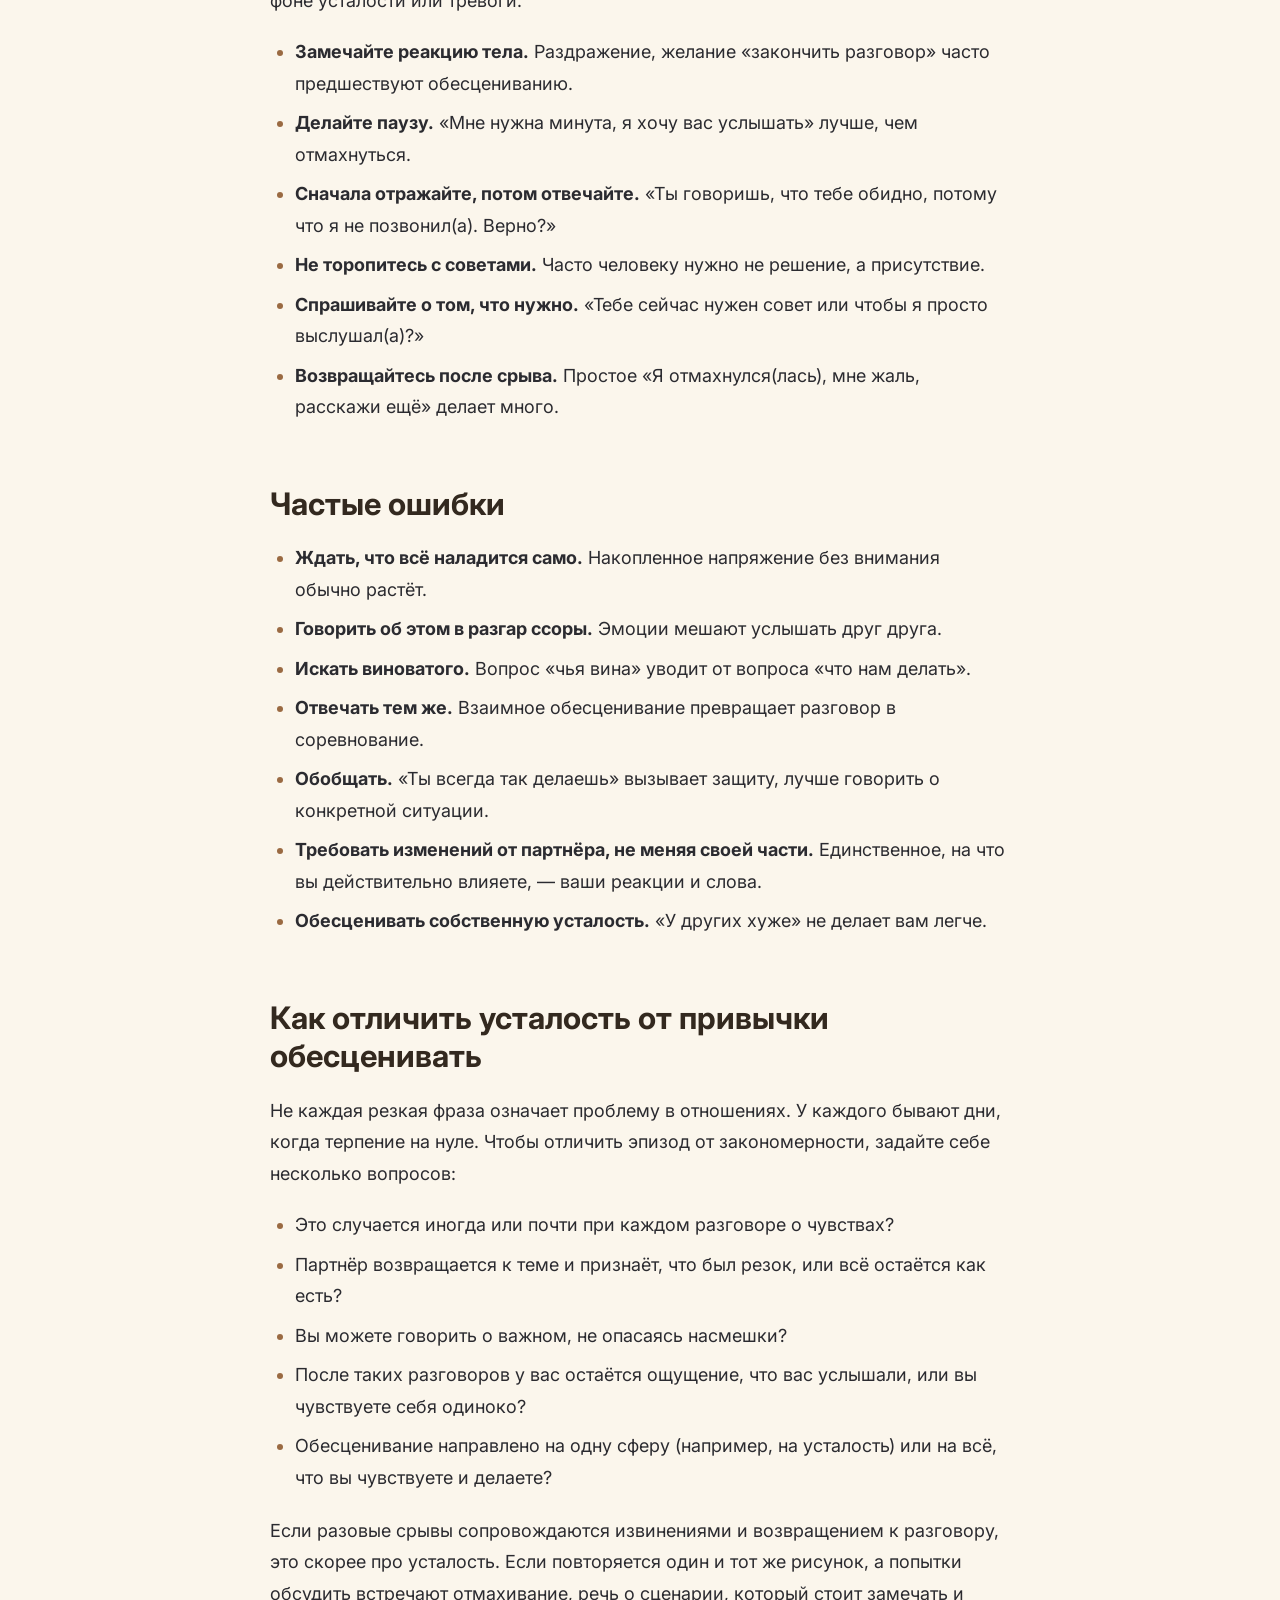
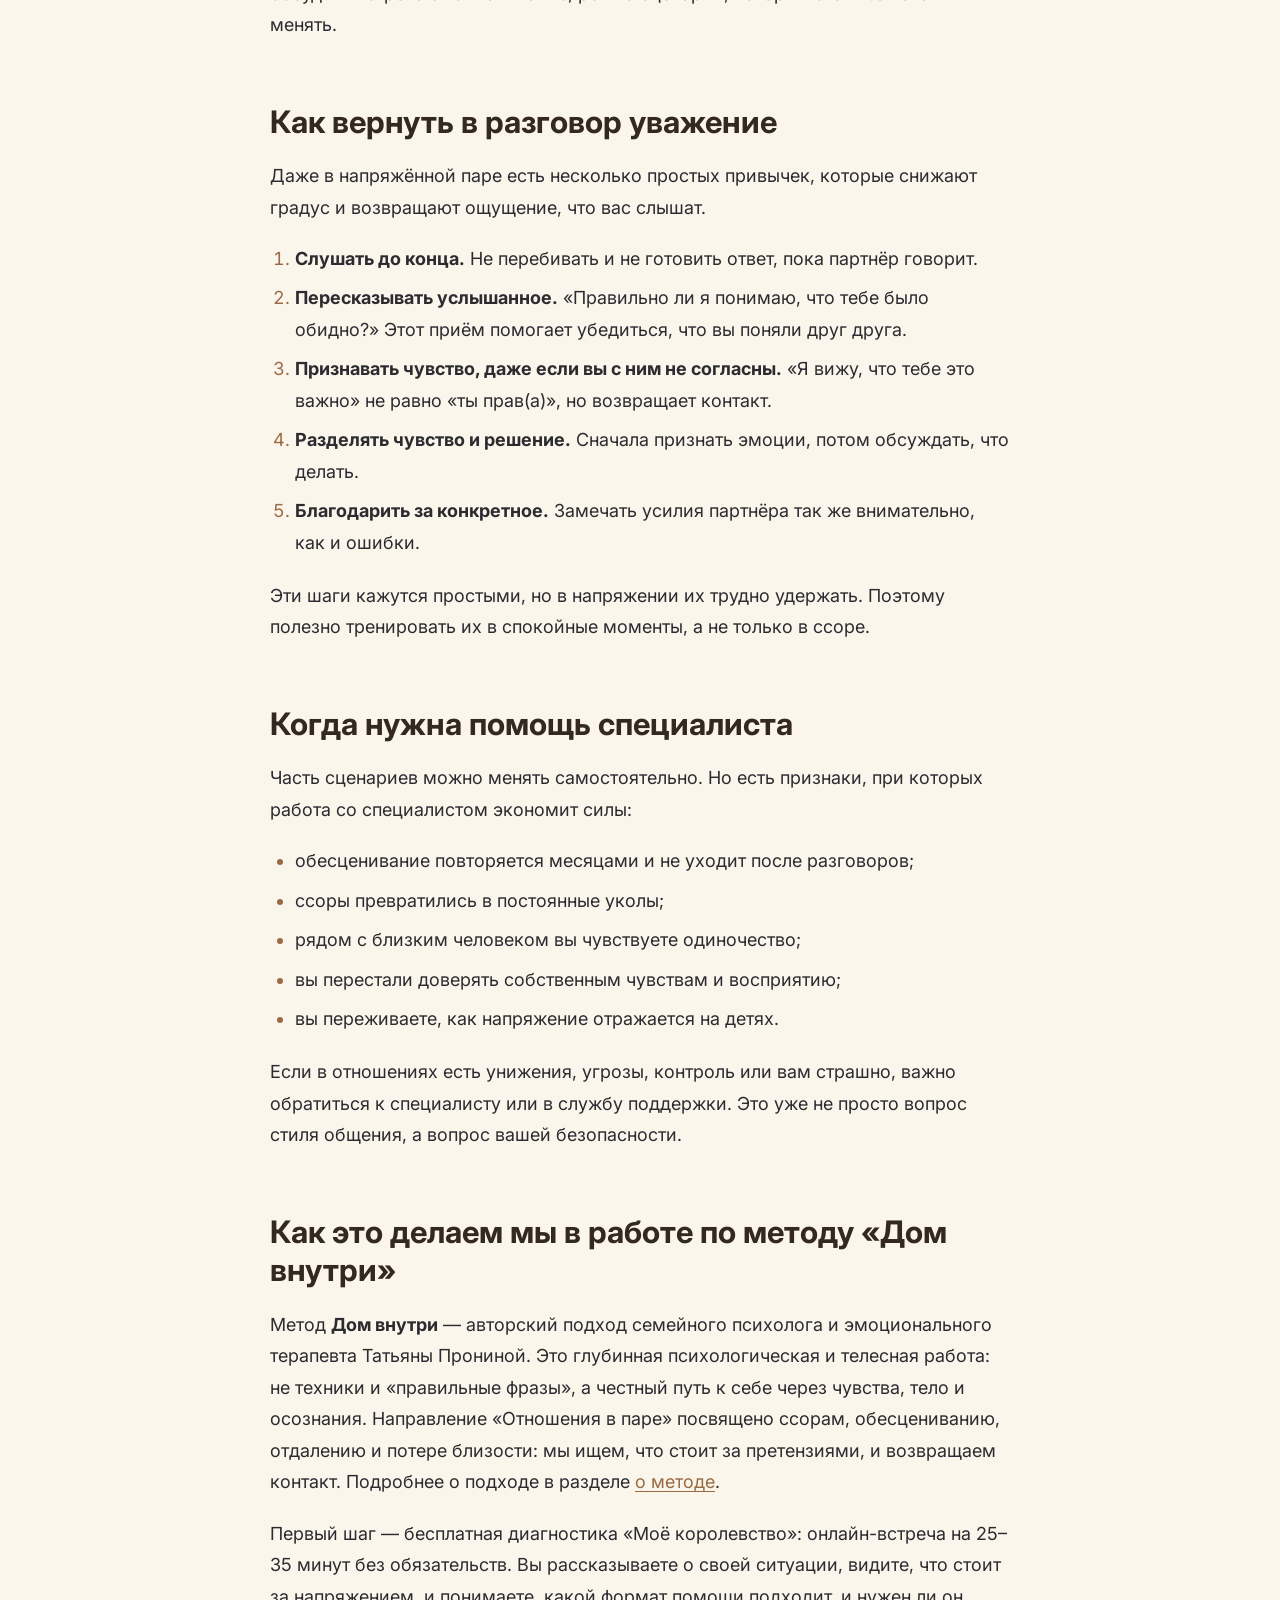
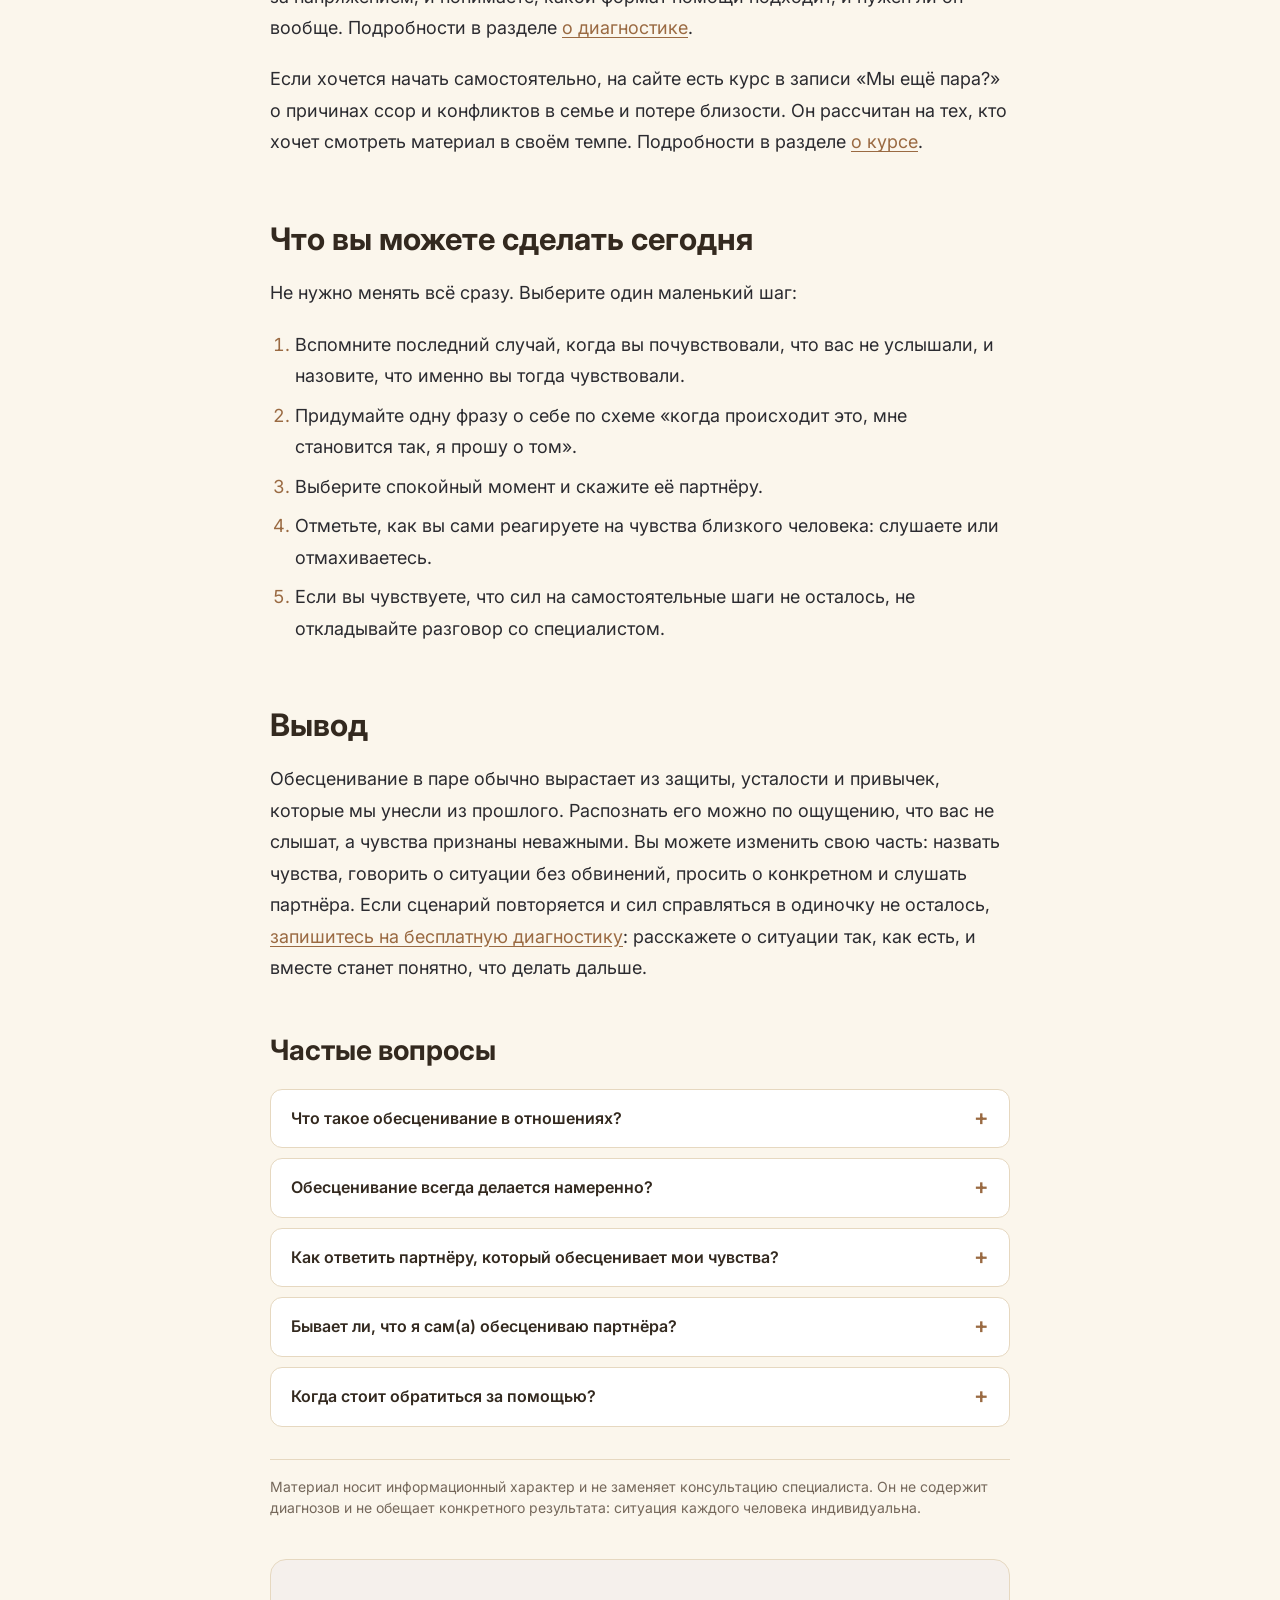
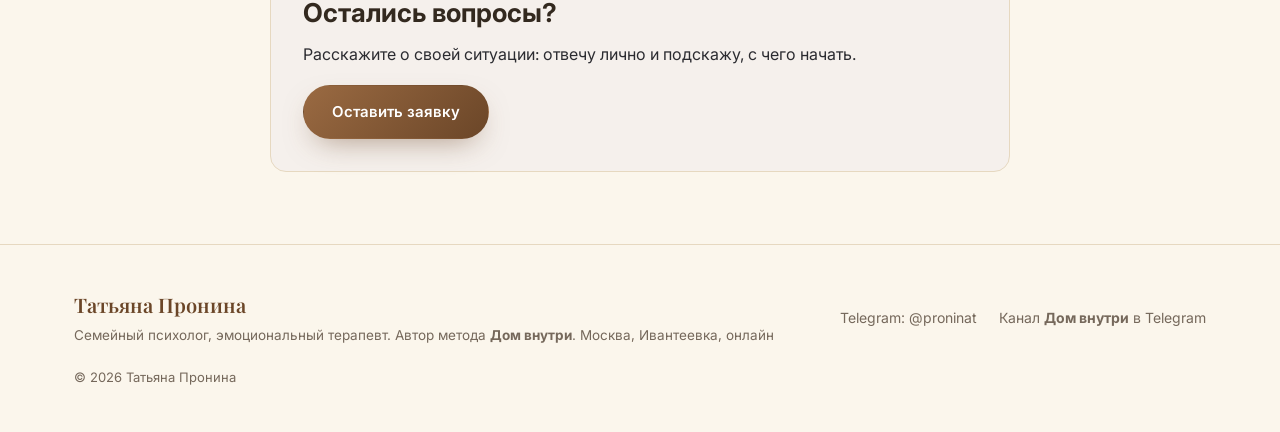
<file: blog/preview/ec8725bbcd04/obestsenivanie-v-pare/index.html>
<!DOCTYPE html>
<html lang="ru">
<head>
<meta charset="UTF-8">
<meta name="viewport" content="width=device-width, initial-scale=1.0">
<title>Обесценивание в паре: признаки и что делать</title>
<meta name="description" content="Как понять, что вас обесценивают или обесцениваете вы сами: признаки, причины, примеры фраз и спокойные шаги, чтобы вернуть уважение в отношениях.">
<link rel="canonical" href="https://domvnutritebya.ru/blog/obestsenivanie-v-pare/">
<meta name="robots" content="noindex, nofollow">
<meta property="og:type" content="article">
<meta property="og:title" content="Обесценивание в паре: признаки и что делать">
<meta property="og:description" content="Как понять, что вас обесценивают или обесцениваете вы сами: признаки, причины, примеры фраз и спокойные шаги, чтобы вернуть уважение в отношениях.">
<meta property="og:url" content="https://domvnutritebya.ru/blog/obestsenivanie-v-pare/">
<meta property="og:locale" content="ru_RU">

<link rel="alternate" type="application/rss+xml" title="Татьяна Пронина — блог" href="https://domvnutritebya.ru/feed.xml">

<link rel="preconnect" href="https://fonts.googleapis.com">
<link rel="preconnect" href="https://fonts.gstatic.com" crossorigin>
<link href="https://fonts.googleapis.com/css2?family=Playfair+Display:wght@500;600;700&family=Inter:wght@400;500;600;700;800&display=swap" rel="stylesheet">
<link rel="stylesheet" href="/styles.css">
<link rel="stylesheet" href="/blog/blog.css">

</head>
<body class="b-page">
<header class="header" id="header">
  <div class="container header__inner">
    <a href="/#top" class="logo">
      <span class="logo__main">Татьяна Пронина</span>
      <span class="logo__suffix">семейный психолог</span>
    </a>
    <nav class="nav" id="nav">
      <a href="/#recognize">Узнаёте себя?</a>
      <a href="/#method">О методе</a>
      <a href="/#diagnostic">Диагностика</a>
      <a href="/#videos">Видео</a>
      <a href="/#faq">Вопросы</a>
    </nav>
    <div class="header__actions">
      <a href="/#contact" class="btn btn--primary btn--sm">Записаться на бесплатную диагностику</a>
    </div>
    <button class="burger" id="burger" aria-label="Меню">
      <span></span><span></span><span></span>
    </button>
  </div>
</header>
<main class="blog">

<article class="b-article">
  <nav class="b-crumbs" aria-label="Хлебные крошки"><a href="/">Главная</a><span>/</span><a href="/blog/">Блог</a></nav>
  <div class="b-preview">Черновик статьи. Эта страница не индексируется и не видна в блоге.</div>
  <header class="b-head">
    <div class="b-meta"><span class="b-chip">Отношения</span><time datetime="2026-11-27">27 ноября 2026</time><span>9 мин чтения</span></div>
    <h1>Обесценивание в паре: как распознать, почему оно появляется и что делать</h1>
    <p class="b-lead">Как понять, что вас обесценивают или обесцениваете вы сами: признаки, причины, примеры фраз и спокойные шаги, чтобы вернуть уважение в отношениях.</p>
    <p class="b-author">Автор: Татьяна Пронина</p>
  </header>
  
  <nav class="b-toc" aria-label="Содержание"><strong>Содержание</strong><ol><li><a href="#chto-takoe-obescenivanie-v-otnosheniyah">Что такое обесценивание в отношениях</a></li><li><a href="#priznaki-obescenivaniya-v-pare">Признаки обесценивания в паре</a></li><li><a href="#pochemu-voznikaet-obescenivanie">Почему возникает обесценивание</a></li><li><a href="#k-chemu-privodit-postoyannoe-obescenivanie">К чему приводит постоянное обесценивание</a></li><li><a href="#chto-delat-esli-vas-obescenivayut">Что делать, если вас обесценивают</a></li><li><a href="#chto-delat-esli-obescenivaete-vy">Что делать, если обесцениваете вы</a></li><li><a href="#chastye-oshibki">Частые ошибки</a></li><li><a href="#kak-otlichit-ustalost-ot-privychki-obescenivat">Как отличить усталость от привычки обесценивать</a></li><li><a href="#kak-vernut-v-razgovor-uvazhenie">Как вернуть в разговор уважение</a></li><li><a href="#kogda-nuzhna-pomosch-specialista">Когда нужна помощь специалиста</a></li><li><a href="#kak-eto-delaem-my-v-rabote-po-metodu-dom-vnutri">Как это делаем мы в работе по методу «Дом внутри»</a></li><li><a href="#chto-vy-mozhete-sdelat-segodnya">Что вы можете сделать сегодня</a></li><li><a href="#vyvod">Вывод</a></li></ol></nav>
  <div class="b-content"><p>Обесценивание в паре — это ситуация, когда чувства, слова, усилия или потребности одного партнёра регулярно признаются неважными. Звучит это как «ты всё преувеличиваешь», «ничего же не случилось», «другим вообще хуже». Одна такая фраза в сложный день ещё не беда, но если так происходит постоянно, рядом с близким человеком появляется одиночество. Ниже разберём признаки обесценивания, причины, примеры формулировок и спокойные шаги, которые вы можете сделать со своей стороны.</p>
<h2 id="chto-takoe-obescenivanie-v-otnosheniyah">Что такое обесценивание в отношениях</h2>
<p>Обесценивание — это способ реагировать на другого человека так, будто его переживания и вклад не имеют значения. Речь не только о грубых словах. Обесценивать можно и молчанием, и шуткой, и сменой темы, и «советом, как не расстраиваться».</p>
<blockquote><p><strong>Важно:</strong> обесценивание измеряется не намерением, а ощущением, которое остаётся у человека: «Меня не услышали, моё чувство признали неправильным».</p></blockquote>
<p>Партнёр может искренне считать, что «поддерживает» или «успокаивает». Но когда в ответ на «мне больно» звучит «не бери в голову», у человека формируется вывод: «Мои чувства неудобны, лучше о них не говорить».</p>
<h3 id="obescenivanie-i-konstruktivnaya-kritika">Обесценивание и конструктивная критика</h3>
<p>Критика говорит о конкретном поведении: «Мне не понравилось, что ты не позвонил». Обесценивание бьёт по самому праву человека чувствовать и просить: «Ну сколько можно ныть». Первое оставляет возможность обсуждать, второе закрывает разговор.</p>
<h2 id="priznaki-obescenivaniya-v-pare">Признаки обесценивания в паре</h2>
<p>Вот самые узнаваемые проявления. Если вы видите у себя несколько, это повод отнестись к ситуации внимательно.</p>
<ul><li>Ваши чувства называют преувеличением, капризом или «женской/мужской логикой».</li><li>В ответ на вашу просьбу звучит насмешка или закатывание глаз.</li><li>Ваши успехи принижают: «Подумаешь, это каждый сможет».</li><li>Ваши усилия не замечают, а ошибки помнят годами.</li><li>Разговор о проблеме превращается в разговор о вашем «сложном характере».</li><li>Вам говорят «не придумывай» и «успокойся», когда вам тяжело.</li><li>Вы перестали делиться тем, что важно, потому что заранее знаете реакцию.</li><li>Вы стали сомневаться: «Может, я правда слишком чувствительный(ая)?»</li></ul>
<p>Если вы узнали себя, это не слабость и не «характер». Это значит, что вам давно не хватает опоры, и с этим можно работать бережно, в вашем темпе.</p>
<h3 id="kak-eto-vyglyadit-v-povsednevnyh-frazah">Как это выглядит в повседневных фразах</h3>
<div class="b-table"><table><thead><tr><th>Что звучит</th><th>Что слышит человек</th></tr></thead><tbody><tr><td>«Да ладно, ничего страшного»</td><td>«Твоё чувство не стоит внимания»</td></tr><tr><td>«Ты слишком остро реагируешь»</td><td>«С тобой что-то не так»</td></tr><tr><td>«Другим вообще хуже»</td><td>«Ты не имеешь права на усталость»</td></tr><tr><td>«Я же просто пошутил(а)»</td><td>«Тебе нельзя обижаться»</td></tr><tr><td>«Опять ты за своё»</td><td>«Твоя тема надоела»</td></tr></tbody></table></div>
<p>Заметьте, что формально ни в одной из этих фраз нет оскорбления. Именно поэтому обесценивание трудно «поймать»: оно выглядит как обычный разговор, но оставляет ощущение, что вас не слышат.</p>
<h2 id="pochemu-voznikaet-obescenivanie">Почему возникает обесценивание</h2>
<p>Причины бывают разными. Понимание причин не оправдывает обесценивание, но помогает выбрать, как реагировать.</p>
<h3 id="eto-zaschita-ot-nepriyatnogo-chuvstva">Это защита от неприятного чувства</h3>
<p>Когда партнёр говорит «мне больно», это может вызвать ощущение вины или бессилия. Чтобы не сталкиваться с этим, человек обесценивает: «Ты преувеличиваешь». Так он защищается, а не обязательно нападает.</p>
<h3 id="tak-obschalis-v-seme">Так общались в семье</h3>
<p>Если в родительской семье эмоции называли «глупостями», а слёзы «капризами», взрослый человек усваивает: чувства — это лишнее. Он может повторять то, что знает с детства, даже когда сам этого не хочет. В близких отношениях мы часто воспроизводим привычные сценарии.</p>
<h3 id="ustalost-i-nakoplennoe-napryazhenie">Усталость и накопленное напряжение</h3>
<p>Когда ресурса мало, на чужие переживания не остаётся места. Партнёр отмахивается, потому что сам на пределе. В этом случае обесценивание часто сигнал о том, что нужен отдых, а не ссора о «плохом характере».</p>
<h3 id="neumenie-govorit-o-chuvstvah">Неумение говорить о чувствах</h3>
<p>Многие просто не знают, как отвечать на чужую боль. «Не расстраивайся» кажется заботой. Без навыка слушать человек использует первые слова, которые приходят в голову, а они звучат холодно.</p>
<h3 id="nakoplennye-obidy">Накопленные обиды</h3>
<p>Если в паре много невысказанного, любой разговор превращается в поле боя. Обесценивание становится способом ответить на старую обиду, даже если повод сегодня маленький.</p>
<h2 id="k-chemu-privodit-postoyannoe-obescenivanie">К чему приводит постоянное обесценивание</h2>
<p>Последствия накапливаются постепенно:</p>
<ul><li>человек перестаёт делиться чувствами и замыкается;</li><li>растёт одиночество рядом с партнёром;</li><li>появляется сомнение в себе: «Может, я правда ненормальный(ая)?»;</li><li>усиливается тревога и напряжение в отношениях;</li><li>копится обида, которая выходит срывами;</li><li>близость уходит, остаётся быт.</li></ul>
<p>Если в семье есть дети, они тоже чувствуют атмосферу. Они не всегда понимают причину, но нередко «зеркалят» динамику пары в поведении и настроении.</p>
<h2 id="chto-delat-esli-vas-obescenivayut">Что делать, если вас обесценивают</h2>
<p>Вы не можете заставить партнёра измениться, но можете изменить свою часть и сделать разговор яснее.</p>
<h3 id="1-nazovite-svoi-chuvstva-dlya-sebya">1. Назовите свои чувства для себя</h3>
<p>Сначала скажите себе: «Мне больно. Мне важно, чтобы меня услышали». Люди, привыкшие к обесцениванию, часто начинают сомневаться в собственных чувствах. Возвращение права чувствовать — первый шаг.</p>
<h3 id="2-vyberite-spokoynyy-moment">2. Выберите спокойный момент</h3>
<p>В разгар ссоры эмоции мешают услышать друг друга. Скажите: «Мне важно поговорить об одной вещи, когда мы оба будем спокойны. Когда нам удобно?»</p>
<h3 id="3-opisyvayte-situaciyu-i-svoe-sostoyanie">3. Описывайте ситуацию и своё состояние</h3>
<p>Сравните:</p>
<ul><li>«Ты вечно меня обесцениваешь!»</li><li>«Когда в ответ на мои слова ты говоришь, что я преувеличиваю, мне становится одиноко. Мне важно, чтобы меня выслушали до конца».</li></ul>
<p>Во второй формулировке есть конкретная ситуация, ваше чувство и просьба. Она оставляет партнёру возможность услышать, а не защищаться.</p>
<h3 id="4-prosite-o-konkretnom">4. Просите о конкретном</h3>
<p>«Мне бы хотелось, чтобы сначала ты спросил(а), что я чувствую, а потом уже давал(а) совет». Просьба о понятном действии работает лучше, чем «будь внимательнее».</p>
<h3 id="5-ne-soglashaytes-s-obescenivaniem">5. Не соглашайтесь с обесцениванием</h3>
<p>Если вам сказали, что вы всё придумали, можно спокойно ответить: «Для меня это важно, и я хочу, чтобы это учитывалось». Не нужно доказывать свою правоту и вступать в спор. Достаточно не отказываться от своего чувства.</p>
<h3 id="6-beregite-opory-vne-pary">6. Берегите опоры вне пары</h3>
<p>Близкие люди, занятие, которое наполняет, время для себя помогают сохранять ощущение собственной ценности. Это не замена разговору в паре, а то, что держит вас на ногах.</p>
<h2 id="chto-delat-esli-obescenivaete-vy">Что делать, если обесцениваете вы</h2>
<p>Это неприятно признавать, но полезно. Обесценивание у многих появляется на фоне усталости или тревоги.</p>
<ul><li><strong>Замечайте реакцию тела.</strong> Раздражение, желание «закончить разговор» часто предшествуют обесцениванию.</li><li><strong>Делайте паузу.</strong> «Мне нужна минута, я хочу вас услышать» лучше, чем отмахнуться.</li><li><strong>Сначала отражайте, потом отвечайте.</strong> «Ты говоришь, что тебе обидно, потому что я не позвонил(а). Верно?»</li><li><strong>Не торопитесь с советами.</strong> Часто человеку нужно не решение, а присутствие.</li><li><strong>Спрашивайте о том, что нужно.</strong> «Тебе сейчас нужен совет или чтобы я просто выслушал(а)?»</li><li><strong>Возвращайтесь после срыва.</strong> Простое «Я отмахнулся(лась), мне жаль, расскажи ещё» делает много.</li></ul>
<h2 id="chastye-oshibki">Частые ошибки</h2>
<ul><li><strong>Ждать, что всё наладится само.</strong> Накопленное напряжение без внимания обычно растёт.</li><li><strong>Говорить об этом в разгар ссоры.</strong> Эмоции мешают услышать друг друга.</li><li><strong>Искать виноватого.</strong> Вопрос «чья вина» уводит от вопроса «что нам делать».</li><li><strong>Отвечать тем же.</strong> Взаимное обесценивание превращает разговор в соревнование.</li><li><strong>Обобщать.</strong> «Ты всегда так делаешь» вызывает защиту, лучше говорить о конкретной ситуации.</li><li><strong>Требовать изменений от партнёра, не меняя своей части.</strong> Единственное, на что вы действительно влияете, — ваши реакции и слова.</li><li><strong>Обесценивать собственную усталость.</strong> «У других хуже» не делает вам легче.</li></ul>
<h2 id="kak-otlichit-ustalost-ot-privychki-obescenivat">Как отличить усталость от привычки обесценивать</h2>
<p>Не каждая резкая фраза означает проблему в отношениях. У каждого бывают дни, когда терпение на нуле. Чтобы отличить эпизод от закономерности, задайте себе несколько вопросов:</p>
<ul><li>Это случается иногда или почти при каждом разговоре о чувствах?</li><li>Партнёр возвращается к теме и признаёт, что был резок, или всё остаётся как есть?</li><li>Вы можете говорить о важном, не опасаясь насмешки?</li><li>После таких разговоров у вас остаётся ощущение, что вас услышали, или вы чувствуете себя одиноко?</li><li>Обесценивание направлено на одну сферу (например, на усталость) или на всё, что вы чувствуете и делаете?</li></ul>
<p>Если разовые срывы сопровождаются извинениями и возвращением к разговору, это скорее про усталость. Если повторяется один и тот же рисунок, а попытки обсудить встречают отмахивание, речь о сценарии, который стоит замечать и менять.</p>
<h2 id="kak-vernut-v-razgovor-uvazhenie">Как вернуть в разговор уважение</h2>
<p>Даже в напряжённой паре есть несколько простых привычек, которые снижают градус и возвращают ощущение, что вас слышат.</p>
<ol><li><strong>Слушать до конца.</strong> Не перебивать и не готовить ответ, пока партнёр говорит.</li><li><strong>Пересказывать услышанное.</strong> «Правильно ли я понимаю, что тебе было обидно?» Этот приём помогает убедиться, что вы поняли друг друга.</li><li><strong>Признавать чувство, даже если вы с ним не согласны.</strong> «Я вижу, что тебе это важно» не равно «ты прав(а)», но возвращает контакт.</li><li><strong>Разделять чувство и решение.</strong> Сначала признать эмоции, потом обсуждать, что делать.</li><li><strong>Благодарить за конкретное.</strong> Замечать усилия партнёра так же внимательно, как и ошибки.</li></ol>
<p>Эти шаги кажутся простыми, но в напряжении их трудно удержать. Поэтому полезно тренировать их в спокойные моменты, а не только в ссоре.</p>
<h2 id="kogda-nuzhna-pomosch-specialista">Когда нужна помощь специалиста</h2>
<p>Часть сценариев можно менять самостоятельно. Но есть признаки, при которых работа со специалистом экономит силы:</p>
<ul><li>обесценивание повторяется месяцами и не уходит после разговоров;</li><li>ссоры превратились в постоянные уколы;</li><li>рядом с близким человеком вы чувствуете одиночество;</li><li>вы перестали доверять собственным чувствам и восприятию;</li><li>вы переживаете, как напряжение отражается на детях.</li></ul>
<p>Если в отношениях есть унижения, угрозы, контроль или вам страшно, важно обратиться к специалисту или в службу поддержки. Это уже не просто вопрос стиля общения, а вопрос вашей безопасности.</p>
<h2 id="kak-eto-delaem-my-v-rabote-po-metodu-dom-vnutri">Как это делаем мы в работе по методу «Дом внутри»</h2>
<p>Метод <strong>Дом внутри</strong> — авторский подход семейного психолога и эмоционального терапевта Татьяны Прониной. Это глубинная психологическая и телесная работа: не техники и «правильные фразы», а честный путь к себе через чувства, тело и осознания. Направление «Отношения в паре» посвящено ссорам, обесцениванию, отдалению и потере близости: мы ищем, что стоит за претензиями, и возвращаем контакт. Подробнее о подходе в разделе <a href="/#method">о методе</a>.</p>
<p>Первый шаг — бесплатная диагностика «Моё королевство»: онлайн-встреча на 25–35 минут без обязательств. Вы рассказываете о своей ситуации, видите, что стоит за напряжением, и понимаете, какой формат помощи подходит, и нужен ли он вообще. Подробности в разделе <a href="/#diagnostic">о диагностике</a>.</p>
<p>Если хочется начать самостоятельно, на сайте есть курс в записи «Мы ещё пара?» о причинах ссор и конфликтов в семье и потере близости. Он рассчитан на тех, кто хочет смотреть материал в своём темпе. Подробности в разделе <a href="/#course">о курсе</a>.</p>
<h2 id="chto-vy-mozhete-sdelat-segodnya">Что вы можете сделать сегодня</h2>
<p>Не нужно менять всё сразу. Выберите один маленький шаг:</p>
<ol><li>Вспомните последний случай, когда вы почувствовали, что вас не услышали, и назовите, что именно вы тогда чувствовали.</li><li>Придумайте одну фразу о себе по схеме «когда происходит это, мне становится так, я прошу о том».</li><li>Выберите спокойный момент и скажите её партнёру.</li><li>Отметьте, как вы сами реагируете на чувства близкого человека: слушаете или отмахиваетесь.</li><li>Если вы чувствуете, что сил на самостоятельные шаги не осталось, не откладывайте разговор со специалистом.</li></ol>
<h2 id="vyvod">Вывод</h2>
<p>Обесценивание в паре обычно вырастает из защиты, усталости и привычек, которые мы унесли из прошлого. Распознать его можно по ощущению, что вас не слышат, а чувства признаны неважными. Вы можете изменить свою часть: назвать чувства, говорить о ситуации без обвинений, просить о конкретном и слушать партнёра. Если сценарий повторяется и сил справляться в одиночку не осталось, <a href="/#contact">запишитесь на бесплатную диагностику</a>: расскажете о ситуации так, как есть, и вместе станет понятно, что делать дальше.</p></div>
  <section class="b-faq"><h2>Частые вопросы</h2><details><summary>Что такое обесценивание в отношениях?</summary><p>Это поведение, при котором чувства, слова, усилия или потребности партнёра признаются неважными: «Ты преувеличиваешь», «Да ничего такого», «Подумаешь». Человек остаётся с ощущением, что его не слышат и что он не имеет права на свои переживания.</p></details><details><summary>Обесценивание всегда делается намеренно?</summary><p>Нет. Часто это привычная защита или усвоенный в семье способ общения. Человек может не замечать, как звучат его слова. Но отсутствие намерения не отменяет последствий: долгое обесценивание истощает и отдаляет.</p></details><details><summary>Как ответить партнёру, который обесценивает мои чувства?</summary><p>Спокойно назовите, что вы услышали и как это на вас повлияло: «Когда мои переживания называют глупостью, мне становится одиноко. Мне важно, чтобы меня выслушали». Начинайте с описания себя, а не с обвинений.</p></details><details><summary>Бывает ли, что я сам(а) обесцениваю партнёра?</summary><p>Бывает у многих, особенно при усталости или раздражении. Хороший признак, если вы замечаете это и готовы вернуться к разговору. Полезно спрашивать себя: «Что на самом деле я чувствую и чего хочу в этот момент?»</p></details><details><summary>Когда стоит обратиться за помощью?</summary><p>Если обесценивание повторяется месяцами, ссоры превращаются в постоянные уколы, вы чувствуете одиночество рядом с близким человеком или страх высказаться. Если есть унижения и давление, важно обратиться к специалисту или в службу поддержки.</p></details></section>
  <p class="b-disclaimer">Материал носит информационный характер и не заменяет консультацию специалиста. Он не содержит диагнозов и не обещает конкретного результата: ситуация каждого человека индивидуальна.</p>
  <aside class="b-cta"><h2>Остались вопросы?</h2><p>Расскажите о своей ситуации: отвечу лично и подскажу, с чего начать.</p><a class="btn btn--primary b-cta__btn" href="/#contact">Оставить заявку</a></aside>
</article>

</main>
<footer class="footer">
  <div class="container footer__inner">
    <div class="footer__brand">
      <span class="logo__main">Татьяна Пронина</span>
      <p>Семейный психолог, эмоциональный терапевт. Автор метода <strong>Дом внутри</strong>. Москва, Ивантеевка, онлайн</p>
    </div>
    <div class="footer__links">
      <a href="https://t.me/proninat" target="_blank" rel="noopener">Telegram: @proninat</a>
      <a href="https://t.me/talksimply" target="_blank" rel="noopener">Канал <strong>Дом внутри</strong> в Telegram</a>
    </div>
    <div class="footer__copy">
      <span>© <span id="year"></span> Татьяна Пронина</span>
    </div>
  </div>
</footer>
<script src="/script.js" defer></script>
<!-- Yandex.Metrika counter -->
<script type="text/javascript">
    (function(m,e,t,r,i,k,a){
        m[i]=m[i]||function(){(m[i].a=m[i].a||[]).push(arguments)};
        m[i].l=1*new Date();
        for (var j = 0; j < document.scripts.length; j++) {if (document.scripts[j].src === r) { return; }}
        k=e.createElement(t),a=e.getElementsByTagName(t)[0],k.async=1,k.src=r,a.parentNode.insertBefore(k,a)
    })(window, document,'script','https://mc.yandex.ru/metrika/tag.js?id=114623773', 'ym');

    ym(114623773, 'init', {ssr:true, webvisor:true, clickmap:true, ecommerce:"dataLayer", referrer: document.referrer, url: location.href, accurateTrackBounce:true, trackLinks:true});
</script>
<noscript><div><img src="https://mc.yandex.ru/watch/114623773" style="position:absolute; left:-9999px;" alt="" /></div></noscript>
<!-- /Yandex.Metrika counter -->
</body>
</html>
</file>
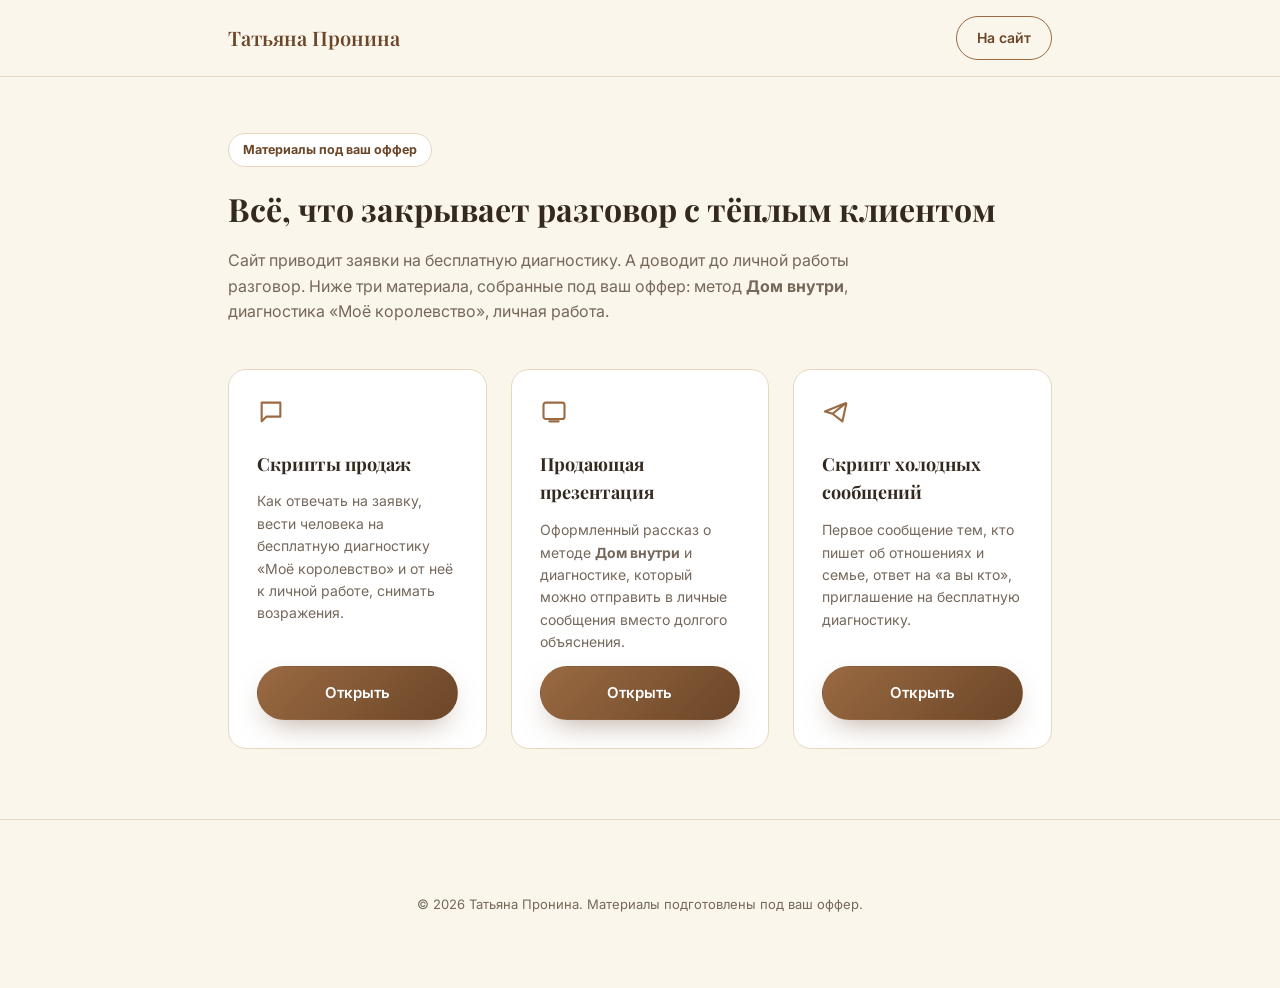
<file: materials.html>
<!DOCTYPE html>
<html lang="ru">
<head>
<meta charset="UTF-8">
<meta name="viewport" content="width=device-width, initial-scale=1.0">
<title>Материалы под ваш оффер — Татьяна Пронина</title>
<link rel="preconnect" href="https://fonts.googleapis.com">
<link rel="preconnect" href="https://fonts.gstatic.com" crossorigin>
<link href="https://fonts.googleapis.com/css2?family=Playfair+Display:wght@500;600;700&family=Inter:wght@400;500;600;700;800&display=swap" rel="stylesheet">
<link rel="stylesheet" href="styles.css">
</head>
<body>

<header class="doc-header">
  <div class="container doc-bar">
    <a href="index.html" class="logo__main">Татьяна Пронина</a>
    <div class="doc-bar__actions">
      <a href="index.html" class="btn btn--ghost btn--sm">На сайт</a>
    </div>
  </div>
</header>

<main class="container doc-hero">
  <span class="tag">Материалы под ваш оффер</span>
  <h1>Всё, что закрывает разговор с тёплым клиентом</h1>
  <p>Сайт приводит заявки на бесплатную диагностику. А доводит до личной работы разговор. Ниже три материала, собранные под ваш оффер: метод <strong>Дом внутри</strong>, диагностика «Моё королевство», личная работа.</p>
</main>

<section class="container doc-section">
  <div class="material-grid">
    <div class="material-card">
      <div class="material-card__icon"><svg width="28" height="28" viewBox="0 0 24 24" fill="none"><path d="M4 4H20V16H8L4 20V4Z" stroke="currentColor" stroke-width="1.8" stroke-linejoin="round"/></svg></div>
      <h3>Скрипты продаж</h3>
      <p>Как отвечать на заявку, вести человека на бесплатную диагностику «Моё королевство» и от неё к личной работе, снимать возражения.</p>
      <a href="scripts.html" class="btn btn--primary btn--block">Открыть</a>
    </div>
    <div class="material-card">
      <div class="material-card__icon"><svg width="28" height="28" viewBox="0 0 24 24" fill="none"><rect x="3" y="4" width="18" height="14" rx="2" stroke="currentColor" stroke-width="1.8"/><path d="M8 20H16" stroke="currentColor" stroke-width="1.8" stroke-linecap="round"/></svg></div>
      <h3>Продающая презентация</h3>
      <p>Оформленный рассказ о методе <strong>Дом внутри</strong> и диагностике, который можно отправить в личные сообщения вместо долгого объяснения.</p>
      <a href="presentation.html" class="btn btn--primary btn--block">Открыть</a>
    </div>
    <div class="material-card">
      <div class="material-card__icon"><svg width="28" height="28" viewBox="0 0 24 24" fill="none"><path d="M21 4L2.5 11.5L9 13.5M21 4L17.5 20L9 13.5M21 4L9 13.5" stroke="currentColor" stroke-width="1.8" stroke-linejoin="round"/></svg></div>
      <h3>Скрипт холодных сообщений</h3>
      <p>Первое сообщение тем, кто пишет об отношениях и семье, ответ на «а вы кто», приглашение на бесплатную диагностику.</p>
      <a href="outreach.html" class="btn btn--primary btn--block">Открыть</a>
    </div>
  </div>
</section>

<footer class="footer">
  <div class="container footer__bottom">
    <span>© <span id="year"></span> Татьяна Пронина. Материалы подготовлены под ваш оффер.</span>
  </div>
</footer>

<script>document.getElementById('year').textContent = new Date().getFullYear();</script>
</body>
</html>
</file>
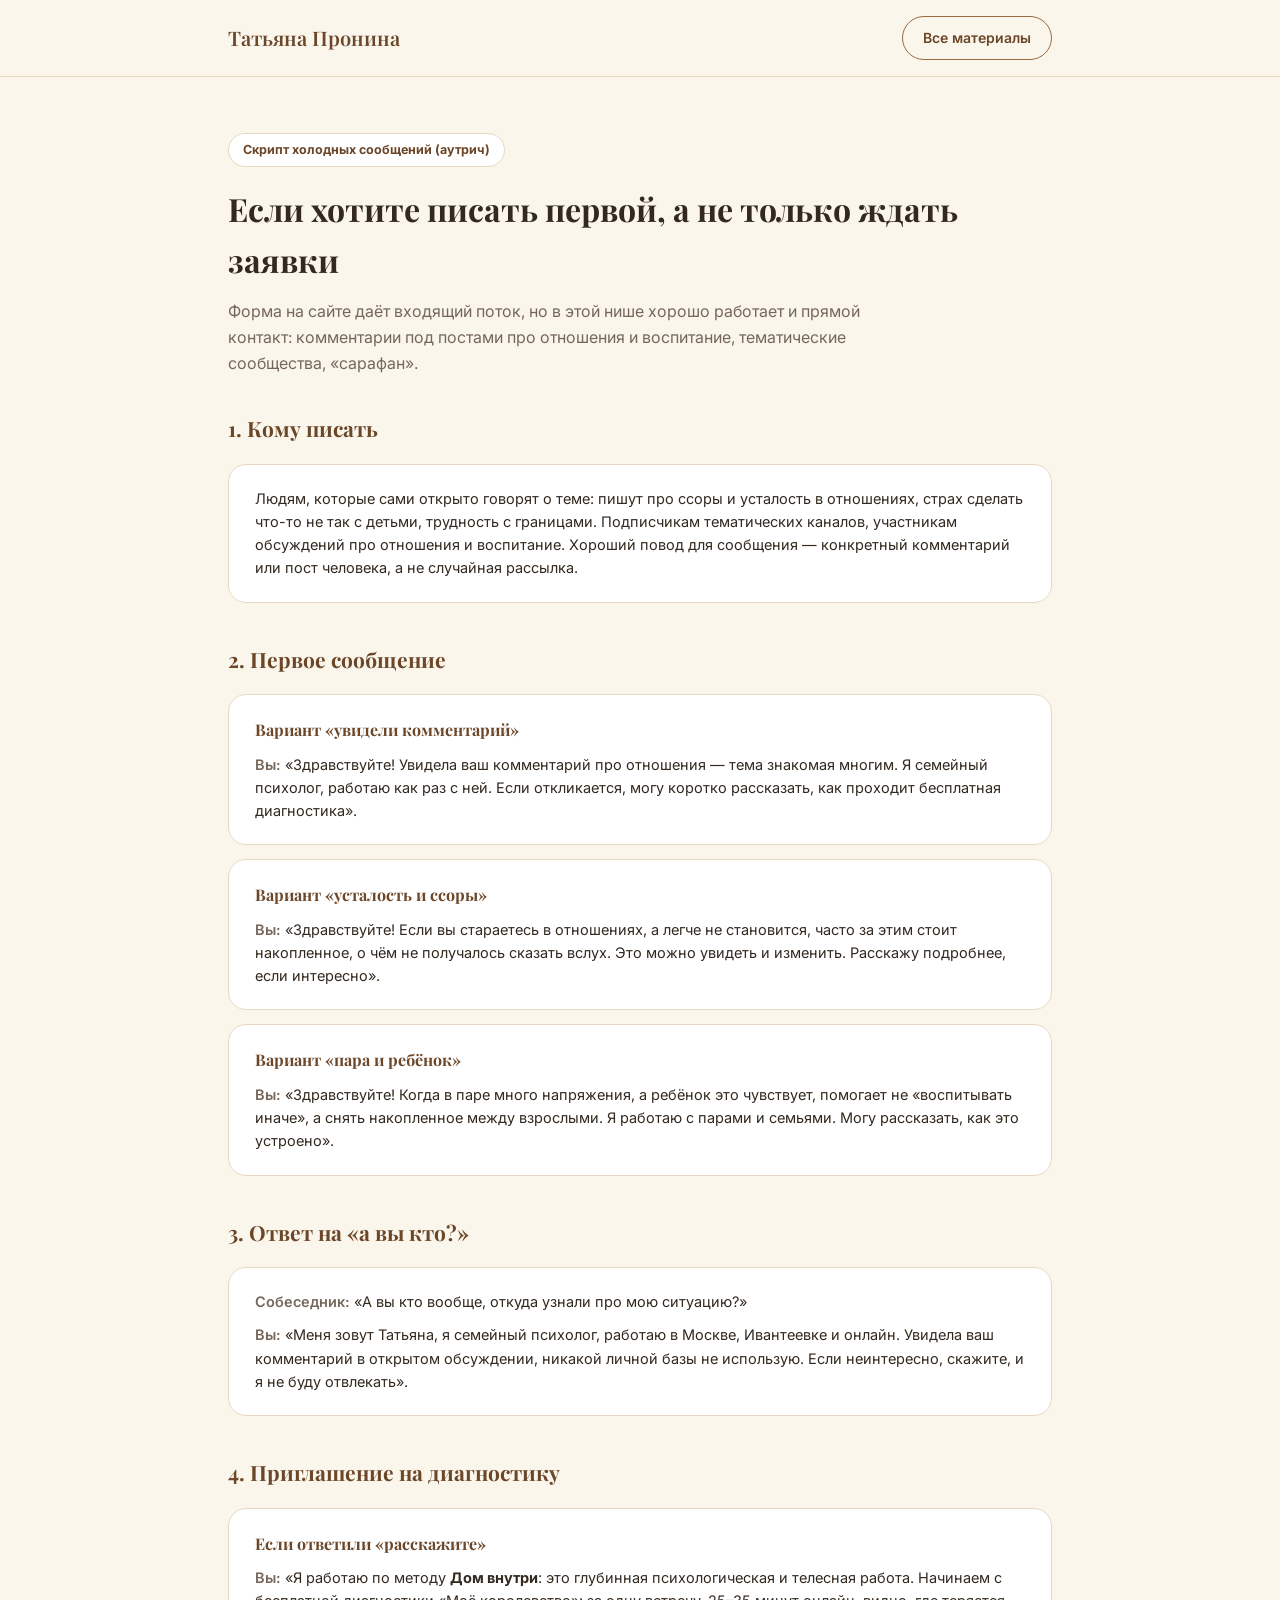
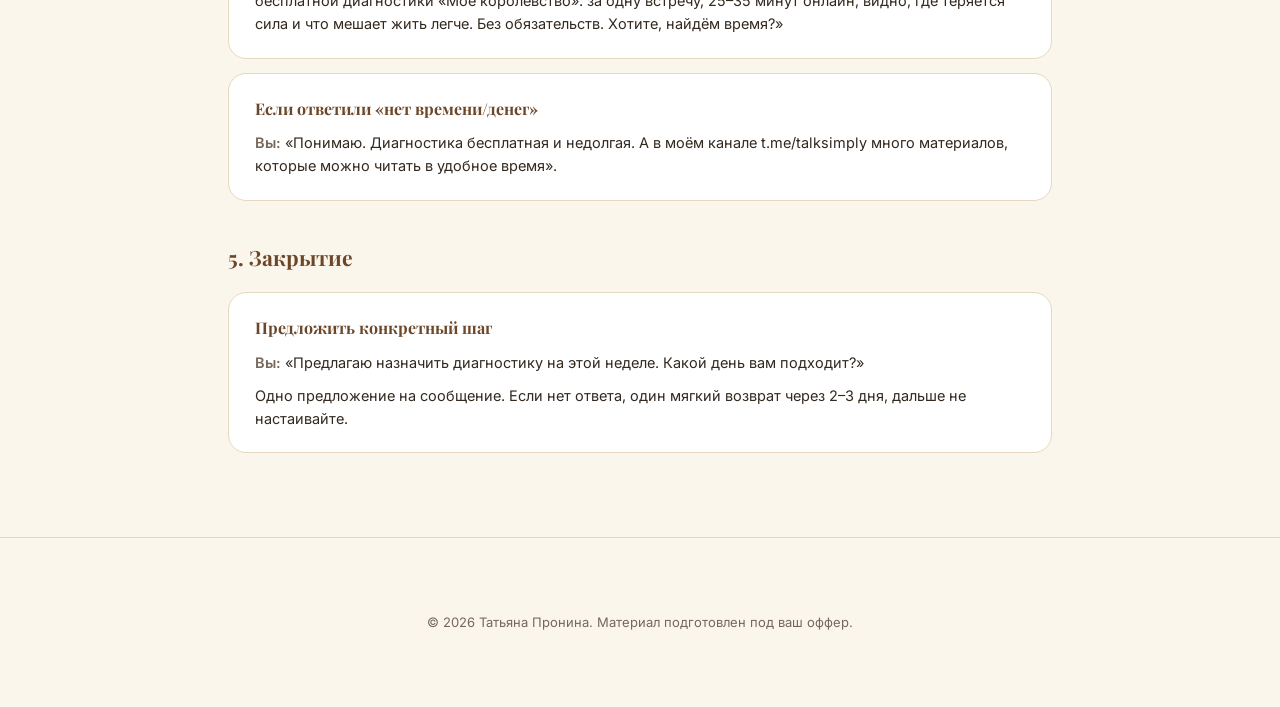
<file: outreach.html>
<!DOCTYPE html>
<html lang="ru">
<head>
<meta charset="UTF-8">
<meta name="viewport" content="width=device-width, initial-scale=1.0">
<title>Скрипт холодных сообщений — Татьяна Пронина</title>
<link rel="preconnect" href="https://fonts.googleapis.com">
<link rel="preconnect" href="https://fonts.gstatic.com" crossorigin>
<link href="https://fonts.googleapis.com/css2?family=Playfair+Display:wght@500;600;700&family=Inter:wght@400;500;600;700;800&display=swap" rel="stylesheet">
<link rel="stylesheet" href="styles.css">
</head>
<body>

<header class="doc-header">
  <div class="container doc-bar">
    <a href="index.html" class="logo__main">Татьяна Пронина</a>
    <div class="doc-bar__actions">
      <a href="materials.html" class="btn btn--ghost btn--sm">Все материалы</a>
    </div>
  </div>
</header>

<main class="container doc-hero">
  <span class="tag">Скрипт холодных сообщений (аутрич)</span>
  <h1>Если хотите писать первой, а не только ждать заявки</h1>
  <p>Форма на сайте даёт входящий поток, но в этой нише хорошо работает и прямой контакт: комментарии под постами про отношения и воспитание, тематические сообщества, «сарафан».</p>
</main>

<section class="container doc-section">
  <h2>1. Кому писать</h2>
  <div class="script-block">
    <p>Людям, которые сами открыто говорят о теме: пишут про ссоры и усталость в отношениях, страх сделать что-то не так с детьми, трудность с границами. Подписчикам тематических каналов, участникам обсуждений про отношения и воспитание. Хороший повод для сообщения — конкретный комментарий или пост человека, а не случайная рассылка.</p>
  </div>

  <h2>2. Первое сообщение</h2>
  <div class="script-block">
    <h3>Вариант «увидели комментарий»</h3>
    <p><span class="who">Вы:</span> «Здравствуйте! Увидела ваш комментарий про отношения — тема знакомая многим. Я семейный психолог, работаю как раз с ней. Если откликается, могу коротко рассказать, как проходит бесплатная диагностика».</p>
  </div>
  <div class="script-block">
    <h3>Вариант «усталость и ссоры»</h3>
    <p><span class="who">Вы:</span> «Здравствуйте! Если вы стараетесь в отношениях, а легче не становится, часто за этим стоит накопленное, о чём не получалось сказать вслух. Это можно увидеть и изменить. Расскажу подробнее, если интересно».</p>
  </div>
  <div class="script-block">
    <h3>Вариант «пара и ребёнок»</h3>
    <p><span class="who">Вы:</span> «Здравствуйте! Когда в паре много напряжения, а ребёнок это чувствует, помогает не «воспитывать иначе», а снять накопленное между взрослыми. Я работаю с парами и семьями. Могу рассказать, как это устроено».</p>
  </div>

  <h2>3. Ответ на «а вы кто?»</h2>
  <div class="script-block">
    <p><span class="who">Собеседник:</span> «А вы кто вообще, откуда узнали про мою ситуацию?»</p>
    <p><span class="who">Вы:</span> «Меня зовут Татьяна, я семейный психолог, работаю в Москве, Ивантеевке и онлайн. Увидела ваш комментарий в открытом обсуждении, никакой личной базы не использую. Если неинтересно, скажите, и я не буду отвлекать».</p>
  </div>

  <h2>4. Приглашение на диагностику</h2>
  <div class="script-block">
    <h3>Если ответили «расскажите»</h3>
    <p><span class="who">Вы:</span> «Я работаю по методу <strong>Дом внутри</strong>: это глубинная психологическая и телесная работа. Начинаем с бесплатной диагностики «Моё королевство»: за одну встречу, 25–35 минут онлайн, видно, где теряется сила и что мешает жить легче. Без обязательств. Хотите, найдём время?»</p>
  </div>
  <div class="script-block">
    <h3>Если ответили «нет времени/денег»</h3>
    <p><span class="who">Вы:</span> «Понимаю. Диагностика бесплатная и недолгая. А в моём канале t.me/talksimply много материалов, которые можно читать в удобное время».</p>
  </div>

  <h2>5. Закрытие</h2>
  <div class="script-block">
    <h3>Предложить конкретный шаг</h3>
    <p><span class="who">Вы:</span> «Предлагаю назначить диагностику на этой неделе. Какой день вам подходит?»</p>
    <p>Одно предложение на сообщение. Если нет ответа, один мягкий возврат через 2–3 дня, дальше не настаивайте.</p>
  </div>

</section>

<footer class="footer">
  <div class="container footer__bottom">
    <span>© <span id="year"></span> Татьяна Пронина. Материал подготовлен под ваш оффер.</span>
  </div>
</footer>

<script>document.getElementById('year').textContent = new Date().getFullYear();</script>
</body>
</html>
</file>
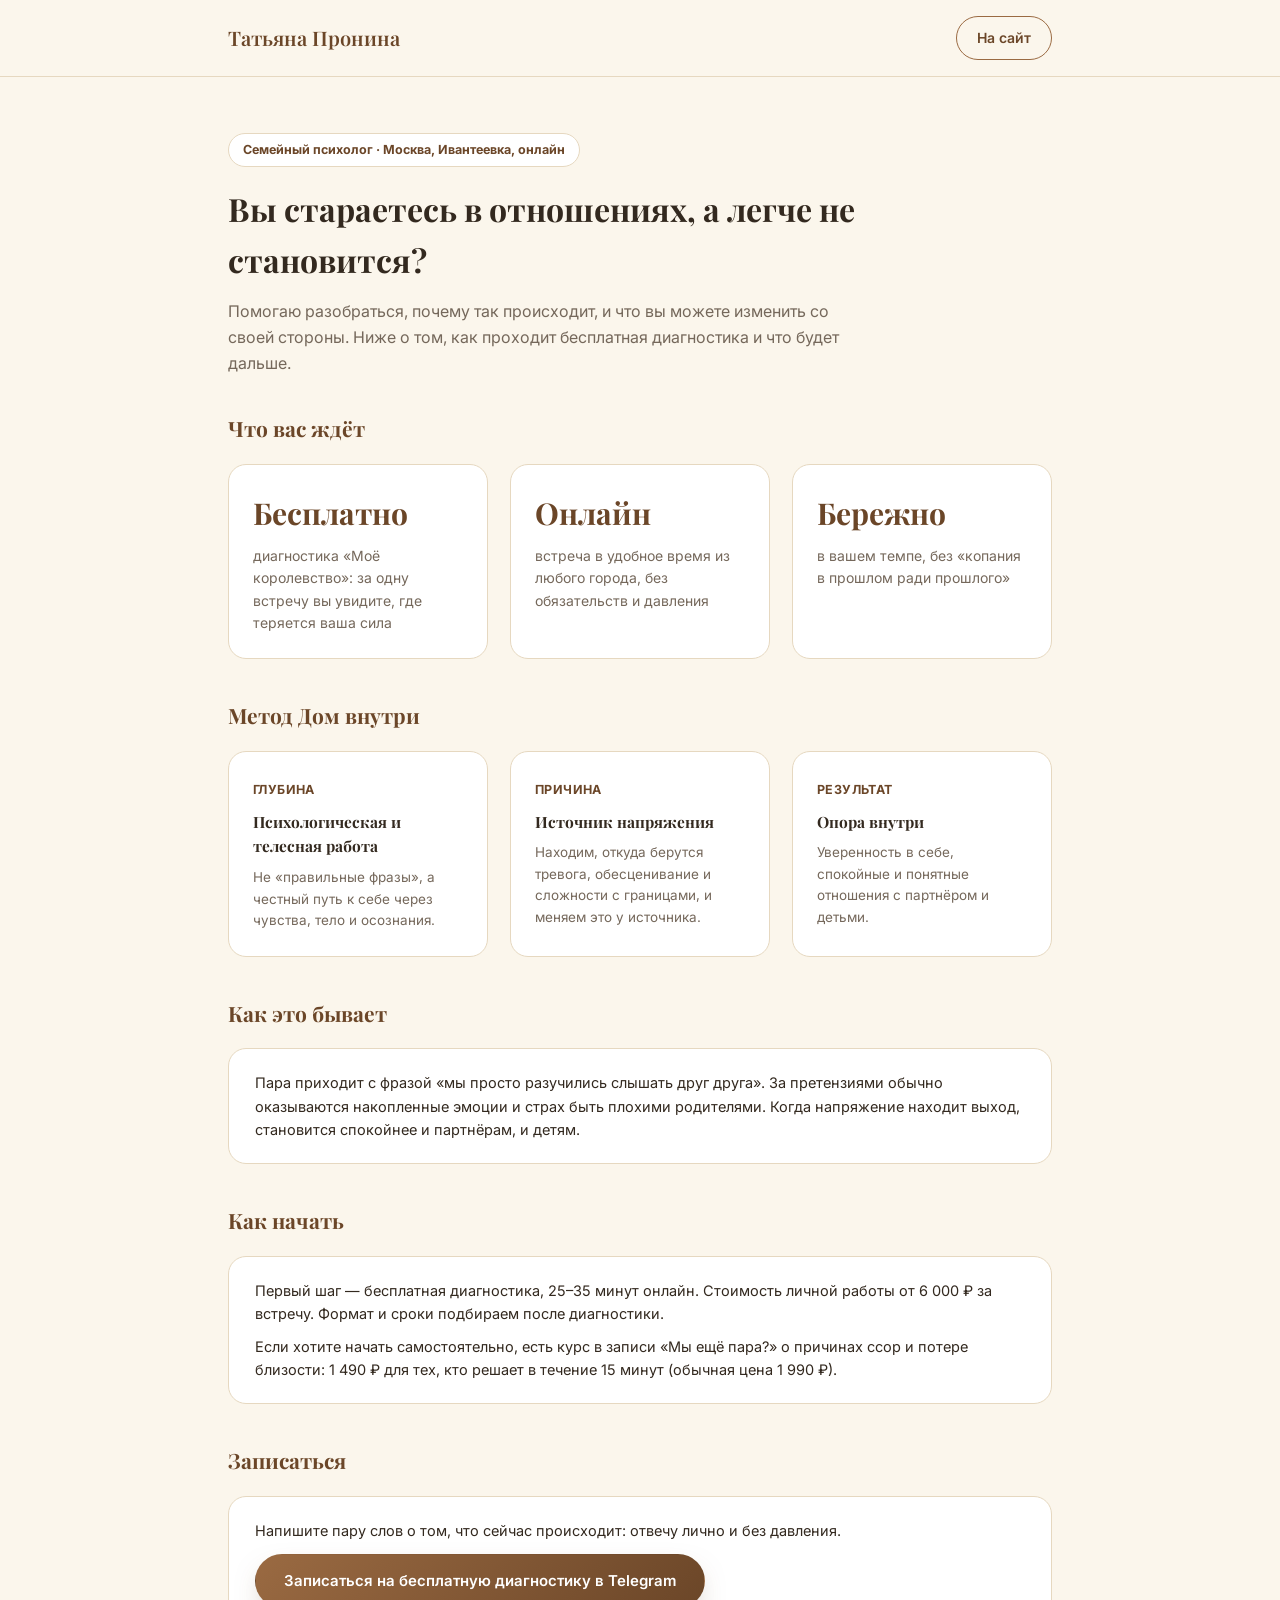
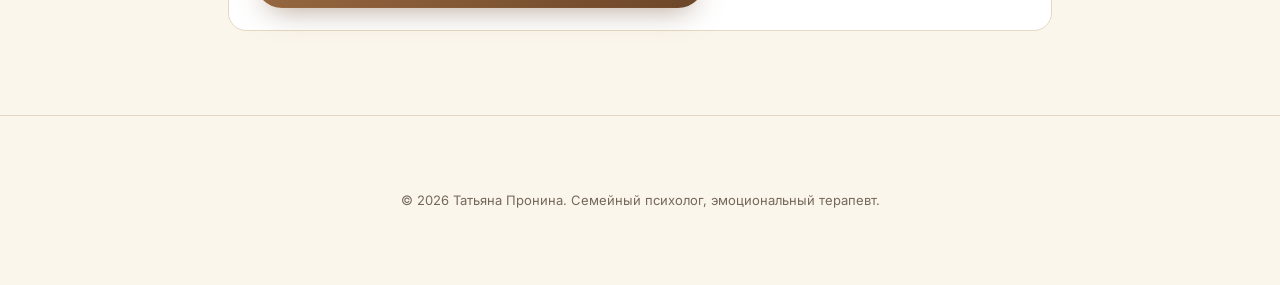
<file: presentation.html>
<!DOCTYPE html>
<html lang="ru">
<head>
<meta charset="UTF-8">
<meta name="viewport" content="width=device-width, initial-scale=1.0">
<title>Татьяна Пронина — семейный психолог, метод Дом внутри</title>
<link rel="preconnect" href="https://fonts.googleapis.com">
<link rel="preconnect" href="https://fonts.gstatic.com" crossorigin>
<link href="https://fonts.googleapis.com/css2?family=Playfair+Display:wght@500;600;700&family=Inter:wght@400;500;600;700;800&display=swap" rel="stylesheet">
<link rel="stylesheet" href="styles.css">
</head>
<body>

<header class="doc-header">
  <div class="container doc-bar">
    <a href="index.html" class="logo__main">Татьяна Пронина</a>
    <div class="doc-bar__actions">
      <a href="index.html" class="btn btn--ghost btn--sm">На сайт</a>
    </div>
  </div>
</header>

<main class="container doc-hero">
  <span class="tag">Семейный психолог · Москва, Ивантеевка, онлайн</span>
  <h1>Вы стараетесь в отношениях, а легче не становится?</h1>
  <p>Помогаю разобраться, почему так происходит, и что вы можете изменить со своей стороны. Ниже о том, как проходит бесплатная диагностика и что будет дальше.</p>
</main>

<section class="container doc-section">
  <h2>Что вас ждёт</h2>
  <div class="usp-grid">
    <div class="usp"><span class="usp__num">Бесплатно</span><p>диагностика «Моё королевство»: за одну встречу вы увидите, где теряется ваша сила</p></div>
    <div class="usp"><span class="usp__num">Онлайн</span><p>встреча в удобное время из любого города, без обязательств и давления</p></div>
    <div class="usp"><span class="usp__num">Бережно</span><p>в вашем темпе, без «копания в прошлом ради прошлого»</p></div>
  </div>

  <h2>Метод <strong>Дом внутри</strong></h2>
  <div class="grid grid--3">
    <div class="doc-service"><span class="doc-service__tag">Глубина</span><h4>Психологическая и телесная работа</h4><p>Не «правильные фразы», а честный путь к себе через чувства, тело и осознания.</p></div>
    <div class="doc-service"><span class="doc-service__tag">Причина</span><h4>Источник напряжения</h4><p>Находим, откуда берутся тревога, обесценивание и сложности с границами, и меняем это у источника.</p></div>
    <div class="doc-service"><span class="doc-service__tag">Результат</span><h4>Опора внутри</h4><p>Уверенность в себе, спокойные и понятные отношения с партнёром и детьми.</p></div>
  </div>

  <h2>Как это бывает</h2>
  <div class="script-block">
    <p>Пара приходит с фразой «мы просто разучились слышать друг друга». За претензиями обычно оказываются накопленные эмоции и страх быть плохими родителями. Когда напряжение находит выход, становится спокойнее и партнёрам, и детям.</p>
  </div>

  <h2>Как начать</h2>
  <div class="script-block">
    <p>Первый шаг — бесплатная диагностика, 25–35 минут онлайн. Стоимость личной работы от 6 000 ₽ за встречу. Формат и сроки подбираем после диагностики.</p>
    <p>Если хотите начать самостоятельно, есть курс в записи «Мы ещё пара?» о причинах ссор и потере близости: 1 490 ₽ для тех, кто решает в течение 15 минут (обычная цена 1 990 ₽).</p>
  </div>

  <h2>Записаться</h2>
  <div class="script-block">
    <p>Напишите пару слов о том, что сейчас происходит: отвечу лично и без давления.</p>
    <div style="display:flex;gap:12px;flex-wrap:wrap;margin-top:12px;">
      <a href="https://t.me/proninat" target="_blank" rel="noopener" class="btn btn--primary">Записаться на бесплатную диагностику в Telegram</a>
    </div>
  </div>
</section>

<footer class="footer">
  <div class="container footer__bottom">
    <span>© <span id="year"></span> Татьяна Пронина. Семейный психолог, эмоциональный терапевт.</span>
  </div>
</footer>

<script>document.getElementById('year').textContent = new Date().getFullYear();</script>
</body>
</html>
</file>
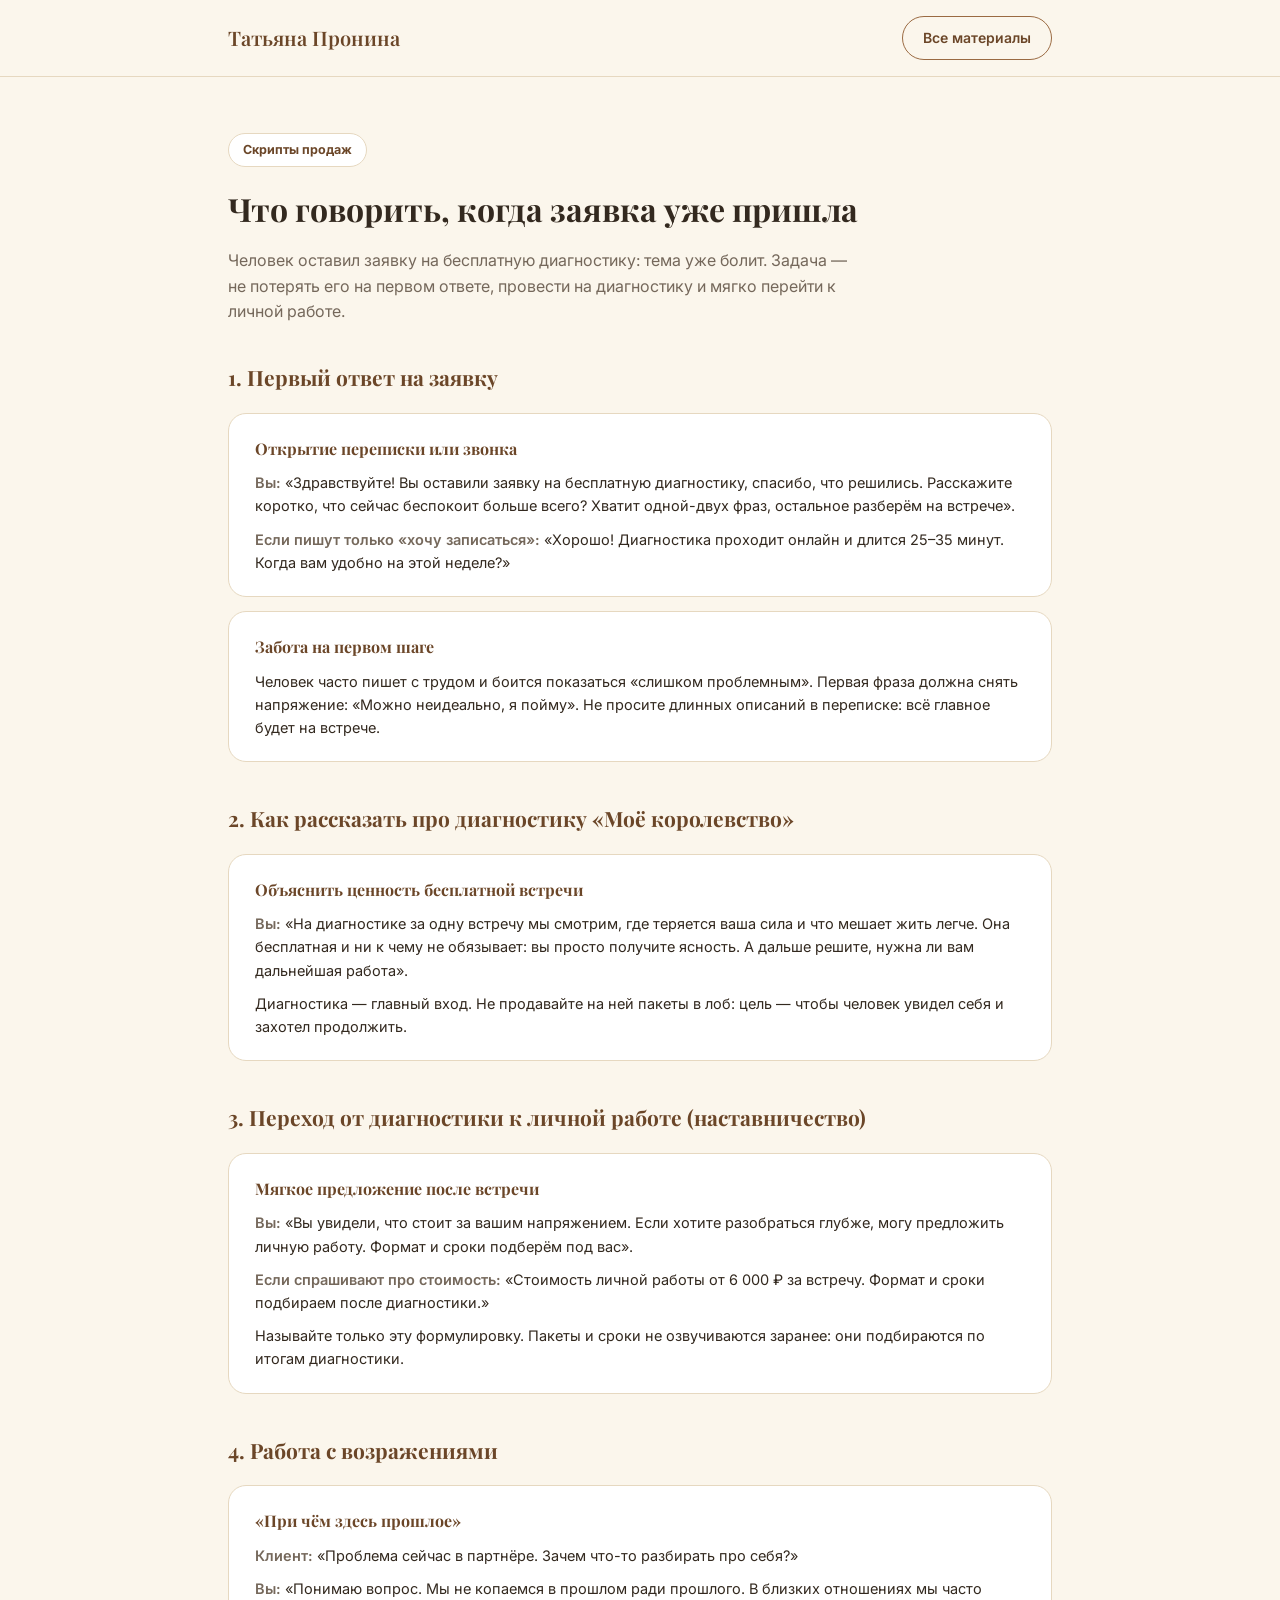
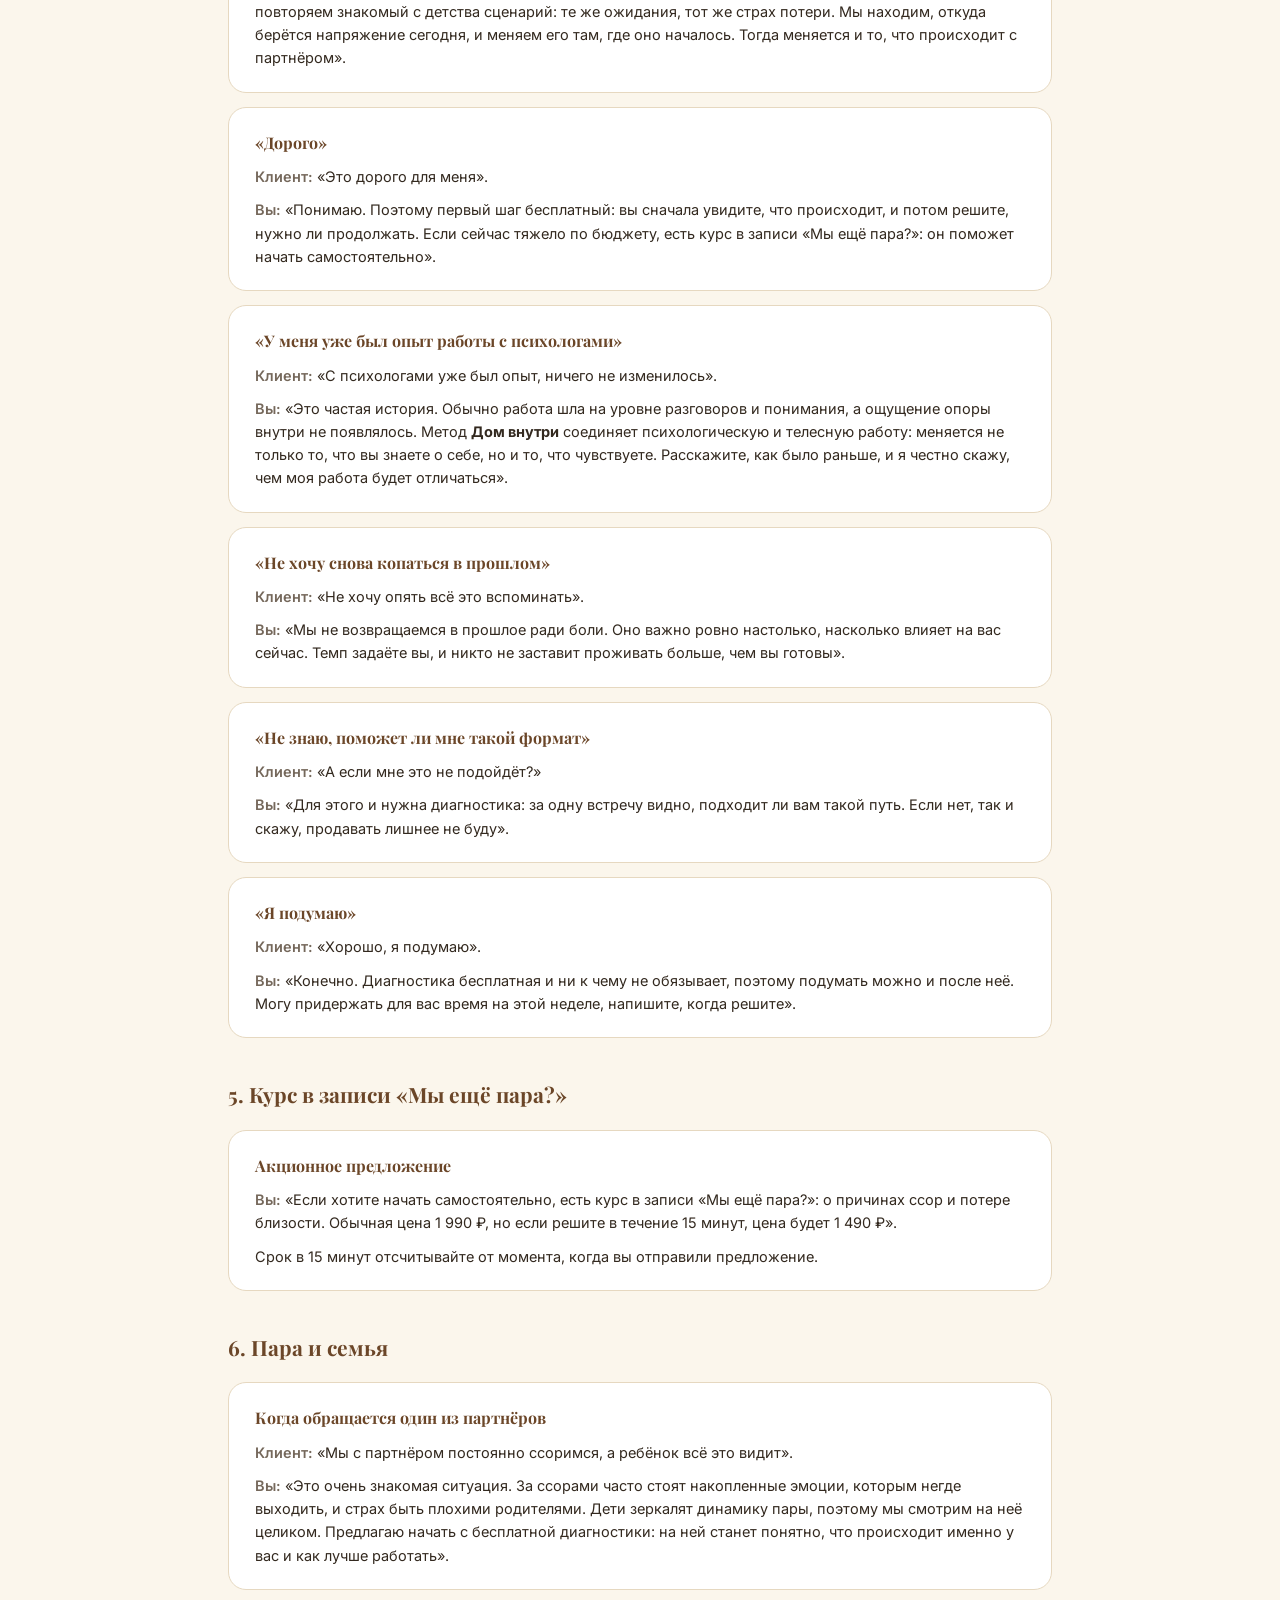
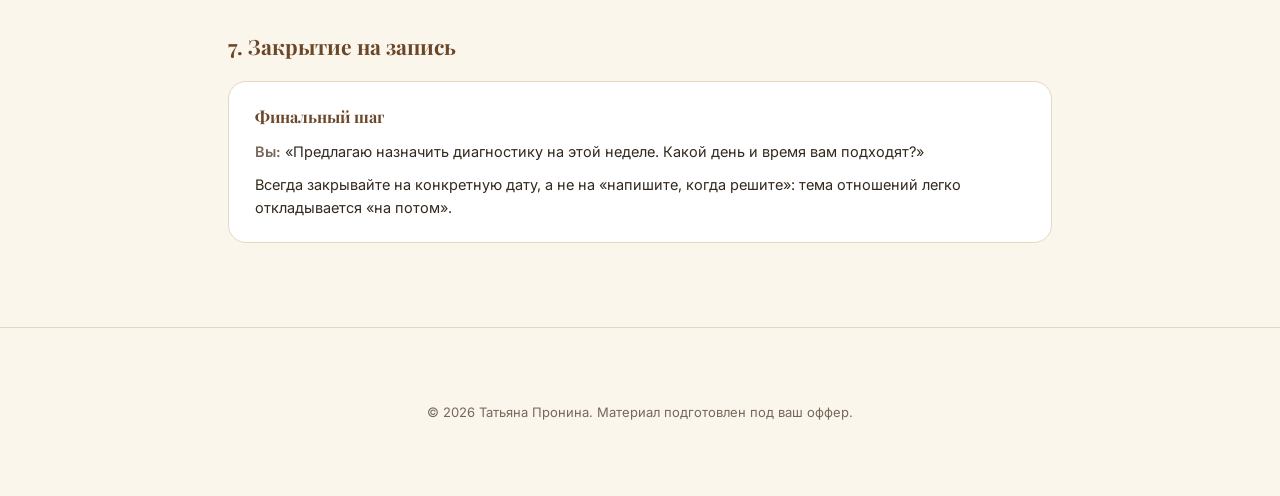
<file: scripts.html>
<!DOCTYPE html>
<html lang="ru">
<head>
<meta charset="UTF-8">
<meta name="viewport" content="width=device-width, initial-scale=1.0">
<title>Скрипты продаж — Татьяна Пронина</title>
<link rel="preconnect" href="https://fonts.googleapis.com">
<link rel="preconnect" href="https://fonts.gstatic.com" crossorigin>
<link href="https://fonts.googleapis.com/css2?family=Playfair+Display:wght@500;600;700&family=Inter:wght@400;500;600;700;800&display=swap" rel="stylesheet">
<link rel="stylesheet" href="styles.css">
</head>
<body>

<header class="doc-header">
  <div class="container doc-bar">
    <a href="index.html" class="logo__main">Татьяна Пронина</a>
    <div class="doc-bar__actions">
      <a href="materials.html" class="btn btn--ghost btn--sm">Все материалы</a>
    </div>
  </div>
</header>

<main class="container doc-hero">
  <span class="tag">Скрипты продаж</span>
  <h1>Что говорить, когда заявка уже пришла</h1>
  <p>Человек оставил заявку на бесплатную диагностику: тема уже болит. Задача — не потерять его на первом ответе, провести на диагностику и мягко перейти к личной работе.</p>
</main>

<section class="container doc-section">
  <h2>1. Первый ответ на заявку</h2>
  <div class="script-block">
    <h3>Открытие переписки или звонка</h3>
    <p><span class="who">Вы:</span> «Здравствуйте! Вы оставили заявку на бесплатную диагностику, спасибо, что решились. Расскажите коротко, что сейчас беспокоит больше всего? Хватит одной-двух фраз, остальное разберём на встрече».</p>
    <p><span class="who">Если пишут только «хочу записаться»:</span> «Хорошо! Диагностика проходит онлайн и длится 25–35 минут. Когда вам удобно на этой неделе?»</p>
  </div>
  <div class="script-block">
    <h3>Забота на первом шаге</h3>
    <p>Человек часто пишет с трудом и боится показаться «слишком проблемным». Первая фраза должна снять напряжение: «Можно неидеально, я пойму». Не просите длинных описаний в переписке: всё главное будет на встрече.</p>
  </div>

  <h2>2. Как рассказать про диагностику «Моё королевство»</h2>
  <div class="script-block">
    <h3>Объяснить ценность бесплатной встречи</h3>
    <p><span class="who">Вы:</span> «На диагностике за одну встречу мы смотрим, где теряется ваша сила и что мешает жить легче. Она бесплатная и ни к чему не обязывает: вы просто получите ясность. А дальше решите, нужна ли вам дальнейшая работа».</p>
    <p>Диагностика — главный вход. Не продавайте на ней пакеты в лоб: цель — чтобы человек увидел себя и захотел продолжить.</p>
  </div>

  <h2>3. Переход от диагностики к личной работе (наставничество)</h2>
  <div class="script-block">
    <h3>Мягкое предложение после встречи</h3>
    <p><span class="who">Вы:</span> «Вы увидели, что стоит за вашим напряжением. Если хотите разобраться глубже, могу предложить личную работу. Формат и сроки подберём под вас».</p>
    <p><span class="who">Если спрашивают про стоимость:</span> «Стоимость личной работы от 6 000 ₽ за встречу. Формат и сроки подбираем после диагностики.»</p>
    <p>Называйте только эту формулировку. Пакеты и сроки не озвучиваются заранее: они подбираются по итогам диагностики.</p>
  </div>

  <h2>4. Работа с возражениями</h2>
  <div class="script-block">
    <h3>«При чём здесь прошлое»</h3>
    <p><span class="who">Клиент:</span> «Проблема сейчас в партнёре. Зачем что-то разбирать про себя?»</p>
    <p><span class="who">Вы:</span> «Понимаю вопрос. Мы не копаемся в прошлом ради прошлого. В близких отношениях мы часто повторяем знакомый с детства сценарий: те же ожидания, тот же страх потери. Мы находим, откуда берётся напряжение сегодня, и меняем его там, где оно началось. Тогда меняется и то, что происходит с партнёром».</p>
  </div>
  <div class="script-block">
    <h3>«Дорого»</h3>
    <p><span class="who">Клиент:</span> «Это дорого для меня».</p>
    <p><span class="who">Вы:</span> «Понимаю. Поэтому первый шаг бесплатный: вы сначала увидите, что происходит, и потом решите, нужно ли продолжать. Если сейчас тяжело по бюджету, есть курс в записи «Мы ещё пара?»: он поможет начать самостоятельно».</p>
  </div>
  <div class="script-block">
    <h3>«У меня уже был опыт работы с психологами»</h3>
    <p><span class="who">Клиент:</span> «С психологами уже был опыт, ничего не изменилось».</p>
    <p><span class="who">Вы:</span> «Это частая история. Обычно работа шла на уровне разговоров и понимания, а ощущение опоры внутри не появлялось. Метод <strong>Дом внутри</strong> соединяет психологическую и телесную работу: меняется не только то, что вы знаете о себе, но и то, что чувствуете. Расскажите, как было раньше, и я честно скажу, чем моя работа будет отличаться».</p>
  </div>
  <div class="script-block">
    <h3>«Не хочу снова копаться в прошлом»</h3>
    <p><span class="who">Клиент:</span> «Не хочу опять всё это вспоминать».</p>
    <p><span class="who">Вы:</span> «Мы не возвращаемся в прошлое ради боли. Оно важно ровно настолько, насколько влияет на вас сейчас. Темп задаёте вы, и никто не заставит проживать больше, чем вы готовы».</p>
  </div>
  <div class="script-block">
    <h3>«Не знаю, поможет ли мне такой формат»</h3>
    <p><span class="who">Клиент:</span> «А если мне это не подойдёт?»</p>
    <p><span class="who">Вы:</span> «Для этого и нужна диагностика: за одну встречу видно, подходит ли вам такой путь. Если нет, так и скажу, продавать лишнее не буду».</p>
  </div>
  <div class="script-block">
    <h3>«Я подумаю»</h3>
    <p><span class="who">Клиент:</span> «Хорошо, я подумаю».</p>
    <p><span class="who">Вы:</span> «Конечно. Диагностика бесплатная и ни к чему не обязывает, поэтому подумать можно и после неё. Могу придержать для вас время на этой неделе, напишите, когда решите».</p>
  </div>

  <h2>5. Курс в записи «Мы ещё пара?»</h2>
  <div class="script-block">
    <h3>Акционное предложение</h3>
    <p><span class="who">Вы:</span> «Если хотите начать самостоятельно, есть курс в записи «Мы ещё пара?»: о причинах ссор и потере близости. Обычная цена 1 990 ₽, но если решите в течение 15 минут, цена будет 1 490 ₽».</p>
    <p>Срок в 15 минут отсчитывайте от момента, когда вы отправили предложение.</p>
  </div>

  <h2>6. Пара и семья</h2>
  <div class="script-block">
    <h3>Когда обращается один из партнёров</h3>
    <p><span class="who">Клиент:</span> «Мы с партнёром постоянно ссоримся, а ребёнок всё это видит».</p>
    <p><span class="who">Вы:</span> «Это очень знакомая ситуация. За ссорами часто стоят накопленные эмоции, которым негде выходить, и страх быть плохими родителями. Дети зеркалят динамику пары, поэтому мы смотрим на неё целиком. Предлагаю начать с бесплатной диагностики: на ней станет понятно, что происходит именно у вас и как лучше работать».</p>
  </div>

  <h2>7. Закрытие на запись</h2>
  <div class="script-block">
    <h3>Финальный шаг</h3>
    <p><span class="who">Вы:</span> «Предлагаю назначить диагностику на этой неделе. Какой день и время вам подходят?»</p>
    <p>Всегда закрывайте на конкретную дату, а не на «напишите, когда решите»: тема отношений легко откладывается «на потом».</p>
  </div>

</section>

<footer class="footer">
  <div class="container footer__bottom">
    <span>© <span id="year"></span> Татьяна Пронина. Материал подготовлен под ваш оффер.</span>
  </div>
</footer>

<script>document.getElementById('year').textContent = new Date().getFullYear();</script>
</body>
</html>
</file>
<file: styles.css>
:root {
  --bg: #fbf6ec;
  --bg-alt: #f3e9d9;
  --surface: #ffffff;
  --ink: #33291f;
  --ink-soft: #75685b;
  --accent: #9a6a42;
  --accent-dark: #6b4628;
  --gold: #c9a46a;
  --leaf: #6f7f55;
  --leaf-soft: #eef0e0;
  --border: #e6d8c0;
  --shadow: 0 20px 45px -25px rgba(90, 50, 30, 0.25);
  --radius: 18px;
  --font-head: 'Playfair Display', serif;
  --font-body: 'Inter', sans-serif;
}

* { box-sizing: border-box; margin: 0; padding: 0; }
html { scroll-behavior: smooth; }
body {
  font-family: var(--font-body);
  background: var(--bg);
  color: var(--ink);
  line-height: 1.6;
  -webkit-font-smoothing: antialiased;
}
img { max-width: 100%; display: block; }
a { color: inherit; text-decoration: none; }
ul { list-style: none; }

.container { max-width: 1180px; margin: 0 auto; padding: 0 24px; }

.section-eyebrow, .eyebrow {
  display: inline-block;
  font-size: 13px;
  font-weight: 600;
  letter-spacing: 0.08em;
  text-transform: uppercase;
  color: var(--accent-dark);
  margin-bottom: 12px;
}
.section-title {
  font-family: var(--font-head);
  font-size: clamp(28px, 3.4vw, 40px);
  font-weight: 600;
  margin-bottom: 40px;
  color: var(--ink);
}

.btn {
  display: inline-flex;
  align-items: center;
  justify-content: center;
  gap: 8px;
  padding: 14px 28px;
  border-radius: 999px;
  font-weight: 600;
  font-size: 15px;
  border: 1.5px solid transparent;
  cursor: pointer;
  transition: transform 0.2s ease, box-shadow 0.2s ease, background 0.2s ease;
  white-space: nowrap;
}
.btn--primary {
  background: linear-gradient(135deg, var(--accent), var(--accent-dark));
  color: #fff;
  box-shadow: 0 12px 30px -12px rgba(107,70,40, 0.55);
}
.btn--primary:hover { transform: translateY(-2px); box-shadow: 0 16px 36px -12px rgba(107,70,40, 0.6); }
.btn--ghost {
  background: transparent;
  border-color: var(--accent);
  color: var(--accent-dark);
}
.btn--ghost:hover { background: rgba(154,106,66, 0.08); }
.btn--sm { padding: 10px 20px; font-size: 14px; }
.btn--block { width: 100%; }

/* HEADER */
.header {
  position: sticky;
  top: 0;
  z-index: 100;
  background: rgba(251,246,236, 0.9);
  backdrop-filter: blur(10px);
  border-bottom: 1px solid transparent;
  transition: border-color 0.2s ease, box-shadow 0.2s ease;
}
.header.scrolled { border-color: var(--border); box-shadow: 0 8px 24px -20px rgba(90,50,30,0.3); }
.header__inner {
  display: flex;
  align-items: center;
  justify-content: space-between;
  gap: 24px;
  min-width: 0;
  padding: 16px 24px;
}
.logo { display: flex; flex-direction: column; align-items: flex-start; line-height: 1.1; flex-shrink: 0; }
.logo__main { font-family: var(--font-head); font-weight: 600; font-size: 20px; color: var(--accent-dark); }
.logo__suffix { font-size: 11px; color: var(--ink-soft); letter-spacing: 0.03em; }

.nav { display: flex; gap: 22px; flex-wrap: wrap; }
.nav a { font-size: 14.5px; font-weight: 500; color: var(--ink-soft); white-space: nowrap; transition: color 0.2s ease; }
.nav a:hover { color: var(--accent-dark); }

.header__actions { display: flex; align-items: center; gap: 14px; flex-shrink: 0; }
.header__tg { display: flex; align-items: center; gap: 6px; font-size: 14px; font-weight: 500; color: var(--ink-soft); }
.header__tg svg { color: var(--accent); }
.header__tg:hover { color: var(--accent-dark); }

.burger { display: none; flex-direction: column; justify-content: center; gap: 5px; width: 36px; height: 36px; background: none; border: none; cursor: pointer; }
.burger span { display: block; height: 2px; width: 100%; background: var(--ink); border-radius: 2px; transition: 0.25s ease; }
.burger.is-open span:nth-child(1) { transform: translateY(7px) rotate(45deg); }
.burger.is-open span:nth-child(2) { opacity: 0; }
.burger.is-open span:nth-child(3) { transform: translateY(-7px) rotate(-45deg); }

/* HERO */
.hero { padding: 76px 0 90px; overflow: hidden; }
.hero__inner {
  display: grid;
  grid-template-columns: 1.15fr 0.85fr;
  gap: 56px;
  align-items: center;
}
.hero h1 {
  font-family: var(--font-head);
  font-size: clamp(32px, 4.3vw, 50px);
  font-weight: 600;
  line-height: 1.18;
  margin-bottom: 20px;
  color: var(--ink);
}
.hero h1 span { color: var(--accent); font-style: italic; }
.hero__lead { font-size: 17px; color: var(--ink-soft); max-width: 540px; margin-bottom: 32px; }
.hero__cta { display: flex; gap: 16px; flex-wrap: wrap; margin-bottom: 44px; }

.hero__stats { display: flex; gap: 36px; flex-wrap: wrap; }
.stat { display: flex; flex-direction: column; }
.stat__num, .stat__suffix { font-family: var(--font-head); font-size: 30px; font-weight: 700; color: var(--accent-dark); display: inline; }
.stat__label { font-size: 13px; color: var(--ink-soft); margin-top: 2px; }

.hero__card {
  background: var(--surface);
  border-radius: var(--radius);
  box-shadow: var(--shadow);
  border: 1px solid var(--border);
  position: relative;
  overflow: hidden;
}
.hero__card-photo {
  width: 100%;
  aspect-ratio: 3 / 4;
  object-fit: cover;
  object-position: top center;
}
.hero__card-body { padding: 28px 32px 32px; }
.hero__card-badge {
  display: inline-block;
  background: var(--bg-alt);
  color: var(--accent-dark);
  font-size: 12.5px;
  font-weight: 600;
  padding: 6px 14px;
  border-radius: 999px;
  margin-bottom: 20px;
}
.hero__card-list { display: flex; flex-direction: column; gap: 14px; margin-bottom: 24px; }
.hero__card-list li {
  position: relative;
  padding-left: 24px;
  font-size: 15px;
  color: var(--ink-soft);
}
.hero__card-list li::before {
  content: "";
  position: absolute;
  left: 0; top: 7px;
  width: 8px; height: 8px;
  border-radius: 50%;
  background: var(--gold);
}
.hero__card-quote {
  font-family: var(--font-head);
  font-style: italic;
  font-size: 16px;
  color: var(--accent-dark);
  border-top: 1px solid var(--border);
  padding-top: 20px;
}

/* ABOUT */
.about { padding: 70px 0; background: var(--bg-alt); }
.about__intro { display: flex; gap: 40px; align-items: center; margin-bottom: 48px; }
.about__photo {
  width: 220px;
  height: 220px;
  border-radius: 50%;
  object-fit: cover;
  flex-shrink: 0;
  box-shadow: var(--shadow);
  border: 4px solid var(--surface);
}
.about__text { font-size: 16.5px; color: var(--ink-soft); max-width: 760px; margin-bottom: 0; }
.audience { display: grid; grid-template-columns: repeat(4, 1fr); gap: 22px; }
.audience__card {
  background: var(--surface);
  border-radius: var(--radius);
  padding: 30px 28px;
  border: 1px solid var(--border);
}
.audience__icon {
  width: 52px; height: 52px;
  border-radius: 14px;
  background: linear-gradient(135deg, rgba(154,106,66,0.12), rgba(201,164,106,0.12));
  color: var(--accent-dark);
  display: flex; align-items: center; justify-content: center;
  margin-bottom: 18px;
}
.audience__card h3 { font-family: var(--font-head); font-size: 20px; margin-bottom: 10px; }
.audience__card p { font-size: 15px; color: var(--ink-soft); }

/* PRINCIPLES */
.principles { padding: 80px 0; }
.grid-4 { display: grid; grid-template-columns: repeat(4, 1fr); gap: 24px; }
.principle {
  background: var(--surface);
  border: 1px solid var(--border);
  border-radius: var(--radius);
  padding: 28px 24px;
}
.principle__icon {
  width: 48px; height: 48px;
  border-radius: 12px;
  background: var(--bg-alt);
  color: var(--accent-dark);
  display: flex; align-items: center; justify-content: center;
  margin-bottom: 16px;
}
.principle h3 { font-family: var(--font-head); font-size: 18px; margin-bottom: 8px; }
.principle p { font-size: 14.5px; color: var(--ink-soft); }

/* SERVICES */
.services { padding: 80px 0; background: var(--bg-alt); }
.grid-3 { display: grid; grid-template-columns: repeat(2, 1fr); gap: 26px; max-width: 780px; margin: 0 auto; }
.service {
  background: var(--surface);
  border: 1px solid var(--border);
  border-radius: var(--radius);
  padding: 32px 28px;
  position: relative;
  display: flex;
  flex-direction: column;
}
.service--accent { border-color: var(--accent); box-shadow: var(--shadow); transform: translateY(-6px); }
.service__badge {
  position: absolute;
  top: -13px; left: 28px;
  background: var(--accent);
  color: #fff;
  font-size: 12px;
  font-weight: 600;
  padding: 5px 14px;
  border-radius: 999px;
}
.service h3 { font-family: var(--font-head); font-size: 21px; margin-bottom: 10px; }
.service p { font-size: 14.5px; color: var(--ink-soft); flex-grow: 1; margin-bottom: 18px; }
.service__price { font-family: var(--font-head); font-size: 26px; font-weight: 700; color: var(--accent-dark); margin-bottom: 14px; }
.service__link { font-size: 14.5px; font-weight: 600; color: var(--accent-dark); }
.service__link:hover { text-decoration: underline; }

/* PRICE */
.price { padding: 80px 0; }
.price__table { border: 1px solid var(--border); border-radius: var(--radius); overflow: hidden; background: var(--surface); }
.price__row {
  display: grid;
  grid-template-columns: 1.1fr 1.6fr 0.9fr;
  gap: 16px;
  padding: 18px 26px;
  border-bottom: 1px solid var(--border);
  align-items: center;
}
.price__row:last-child { border-bottom: none; }
.price__row--head {
  background: var(--bg-alt);
  font-size: 13px;
  font-weight: 600;
  text-transform: uppercase;
  letter-spacing: 0.04em;
  color: var(--ink-soft);
}
.price__row span:first-child { font-weight: 600; }
.price__row span:last-child { font-weight: 700; color: var(--accent-dark); text-align: right; }
.price__note { margin-top: 20px; font-size: 14.5px; color: var(--ink-soft); }

/* PROCESS */
.process { padding: 80px 0; background: var(--bg-alt); }
.steps { display: grid; grid-template-columns: repeat(4, 1fr); gap: 20px; }
.step { text-align: center; }
.step__num {
  width: 44px; height: 44px;
  border-radius: 50%;
  background: linear-gradient(135deg, var(--accent), var(--accent-dark));
  color: #fff;
  font-family: var(--font-head);
  font-weight: 700;
  font-size: 18px;
  display: flex; align-items: center; justify-content: center;
  margin: 0 auto 14px;
}
.step h3 { font-family: var(--font-head); font-size: 17px; margin-bottom: 8px; }
.step p { font-size: 13.5px; color: var(--ink-soft); }

/* FAQ */
.faq { padding: 80px 0; }
.faq__list { max-width: 800px; display: flex; flex-direction: column; gap: 12px; }
.faq__item {
  background: var(--surface);
  border: 1px solid var(--border);
  border-radius: 14px;
  padding: 18px 22px;
}
.faq__item summary {
  cursor: pointer;
  font-weight: 600;
  font-size: 15.5px;
  list-style: none;
  display: flex;
  justify-content: space-between;
  align-items: center;
  gap: 16px;
}
.faq__item summary::-webkit-details-marker { display: none; }
.faq__item summary::after { content: "+"; font-size: 20px; color: var(--accent); margin-left: 12px; flex-shrink: 0; }
.faq__item[open] summary::after { content: "−"; }
.faq__item p { margin-top: 12px; font-size: 14.5px; color: var(--ink-soft); }

/* FORM */
.form-section { padding: 80px 0; background: var(--bg-alt); }
.form-section__inner { display: grid; grid-template-columns: 1fr 1fr; gap: 56px; align-items: start; }
.form-section__text p { font-size: 15.5px; color: var(--ink-soft); margin: 14px 0 28px; }
.form-section__contacts { display: flex; flex-direction: column; gap: 12px; }
.contact-card {
  display: flex; align-items: center; gap: 12px;
  background: var(--surface);
  border: 1px solid var(--border);
  border-radius: 14px;
  padding: 14px 18px;
  font-weight: 500;
  transition: border-color 0.2s ease;
}
.contact-card svg { color: var(--accent); flex-shrink: 0; }
.contact-card:hover { border-color: var(--accent); }

.form {
  background: var(--surface);
  border: 1px solid var(--border);
  border-radius: var(--radius);
  padding: 32px;
  box-shadow: var(--shadow);
  display: flex;
  flex-direction: column;
  gap: 18px;
}
.form label { display: flex; flex-direction: column; gap: 6px; font-size: 14px; font-weight: 600; color: var(--ink); }
.form input, .form textarea {
  font-family: var(--font-body);
  border: 1.5px solid var(--border);
  border-radius: 10px;
  padding: 12px 14px;
  font-size: 15px;
  color: var(--ink);
  background: var(--bg);
  resize: vertical;
}
.form input:focus, .form textarea:focus { outline: none; border-color: var(--accent); }
.form__hint { font-size: 12.5px; color: var(--ink-soft); text-align: center; }

/* FOOTER */
.footer { padding: 44px 0; border-top: 1px solid var(--border); }
.footer__inner {
  display: flex;
  justify-content: space-between;
  align-items: center;
  flex-wrap: wrap;
  gap: 20px;
}
.footer__brand p { font-size: 13.5px; color: var(--ink-soft); margin-top: 4px; }
.footer__links { display: flex; gap: 22px; flex-wrap: wrap; }
.footer__links a { font-size: 14px; color: var(--ink-soft); }
.footer__links a:hover { color: var(--accent-dark); }
.footer__copy { font-size: 13px; color: var(--ink-soft); }

/* FAB */
.fab {
  position: fixed;
  bottom: 26px; right: 26px;
  width: 58px; height: 58px;
  border-radius: 50%;
  background: linear-gradient(135deg, var(--accent), var(--accent-dark));
  color: #fff;
  display: flex; align-items: center; justify-content: center;
  box-shadow: 0 14px 30px -10px rgba(107,70,40, 0.6);
  z-index: 90;
  transition: transform 0.2s ease;
}
.fab:hover { transform: scale(1.08); }

/* HOUSE ART */
.hero__art { background: linear-gradient(160deg, #f6e7d6, #efd5bd); padding: 36px 32px 8px; display: flex; justify-content: center; }
.hero__art svg { width: 100%; max-width: 300px; height: auto; }

/* AUDIENCE LISTS */
.audience__card ul { margin-top: 14px; display: flex; flex-direction: column; gap: 8px; }
.audience__card li { position: relative; padding-left: 20px; font-size: 14.5px; color: var(--ink-soft); }
.audience__card li::before { content: ""; position: absolute; left: 0; top: 9px; width: 7px; height: 7px; border-radius: 50%; background: var(--gold); }
.audience__tag { display: inline-block; font-size: 12px; font-weight: 700; letter-spacing: .06em; text-transform: uppercase; color: var(--accent-dark); margin-bottom: 10px; }

/* METHOD */
.method { padding: 80px 0; }
.method__grid { display: grid; grid-template-columns: 1fr 1fr; gap: 28px; }
.method__lead { font-size: 17px; color: var(--ink-soft); max-width: 760px; margin-bottom: 36px; }
.method__box { background: var(--surface); border: 1px solid var(--border); border-radius: var(--radius); padding: 30px 28px; }
.method__box h3 { font-family: var(--font-head); font-size: 20px; margin-bottom: 12px; }
.method__box p { font-size: 15px; color: var(--ink-soft); margin-bottom: 10px; }
.method__box p:last-child { margin-bottom: 0; }
.method__box--accent { background: linear-gradient(160deg, #eef0e0, #e6ebd2); border-color: #d3dbb8; }
.method__box--accent h3 { color: var(--accent-dark); }

/* SERVICES GRID */
.services-grid { display: grid; grid-template-columns: repeat(3, 1fr); gap: 26px; }
.services__sub { font-family: var(--font-head); font-size: 22px; margin: 44px 0 20px; color: var(--accent-dark); }
.services__sub:first-of-type { margin-top: 0; }
.service__price small { font-family: var(--font-body); font-size: 13px; font-weight: 500; color: var(--ink-soft); }

/* DECOR */
@media (max-width: 820px) { .header__actions .btn { display: none; } .header__inner { gap: 12px; } }
.hero__inner > *, .diag__inner > *, .course__card > *, .form-section__inner > * { min-width: 0; }
.btn { white-space: normal; text-align: center; }
strong { font-weight: 700; }
.deco { position: relative; overflow: hidden; }
.deco > .container { position: relative; z-index: 1; }
.leaf { position: absolute; width: 230px; height: 310px; pointer-events: none; opacity: .5; z-index: 0; }
.leaf--tr { top: -10px; right: -30px; transform: rotate(18deg); }
.leaf--bl { bottom: -20px; left: -40px; transform: rotate(-160deg) scaleX(-1); }
.leaf--soft { opacity: .35; }
.hero__who { font-size: 15px; color: var(--ink); margin-bottom: 28px; max-width: 520px; }
.hero__note { font-size: 13px; color: var(--ink-soft); margin-top: 12px; }
.hero__cta { margin-bottom: 0; }
.hero__card-body { padding: 22px 28px 28px; }
.hero__card-quote { border-top: none; padding-top: 0; }

.recognize { padding: 80px 0; background: var(--bg-alt); }
.recognize__list { display: grid; grid-template-columns: 1fr 1fr; gap: 16px; margin: 24px 0 28px; }
.recognize__list li { background: var(--surface); border: 1px solid var(--border); border-radius: var(--radius); padding: 18px 20px 18px 48px; position: relative; font-size: 15.5px; }
.recognize__list li::before { content: ""; position: absolute; left: 20px; top: 23px; width: 12px; height: 12px; border-radius: 50% 0 50% 0; background: var(--leaf); }
.recognize__care { font-family: var(--font-head); font-style: italic; font-size: 19px; color: var(--accent-dark); max-width: 760px; }

.about { background: var(--bg); }
.about__text + .about__text { margin-top: 14px; }

.diag { padding: 80px 0; background: var(--leaf-soft); }
.diag__inner { display: grid; grid-template-columns: 1.1fr .9fr; gap: 48px; align-items: center; }
.diag__lead { font-size: 17px; color: var(--ink-soft); margin-bottom: 18px; }
.diag__list { display: flex; flex-direction: column; gap: 10px; margin-bottom: 22px; }
.diag__list li { position: relative; padding-left: 26px; font-size: 15.5px; }
.diag__list li::before { content: ""; position: absolute; left: 0; top: 8px; width: 10px; height: 10px; border-radius: 50% 0 50% 0; background: var(--leaf); }
.diag__price { font-size: 15px; color: var(--ink-soft); background: rgba(255,255,255,.7); border-radius: 12px; padding: 14px 18px; margin-bottom: 22px; }
.diag__brand img { width: 100%; border-radius: var(--radius); box-shadow: var(--shadow); }

.steps--3 { grid-template-columns: repeat(3, 1fr); }

.course { padding: 70px 0; }
.course__card { display: grid; grid-template-columns: 1.2fr .8fr; gap: 36px; align-items: center; background: var(--surface); border: 1px solid var(--border); border-radius: var(--radius); padding: 36px; box-shadow: var(--shadow); }
.course__text p { color: var(--ink-soft); }
.course__price { font-family: var(--font-head); display: flex; align-items: baseline; gap: 14px; margin-bottom: 8px; }
.course__price s { font-size: 20px; color: var(--ink-soft); }
.course__price strong { font-size: 36px; color: var(--accent-dark); }
.course__promo { font-size: 14px; color: var(--ink-soft); margin-bottom: 14px; }

.videos { padding: 80px 0; background: var(--bg-alt); }
.video-grid { display: grid; grid-template-columns: repeat(3, 1fr); gap: 24px; }
.video { background: var(--surface); border: 1px solid var(--border); border-radius: var(--radius); overflow: hidden; }
.video__btn { position: relative; display: block; width: 100%; aspect-ratio: 16 / 9; border: 0; padding: 0; cursor: pointer; background: #000; }
.video__btn img, .video iframe { width: 100%; height: 100%; object-fit: cover; display: block; border: 0; }
.video iframe { aspect-ratio: 16 / 9; }
.video__play { position: absolute; left: 50%; top: 50%; width: 60px; height: 60px; margin: -30px 0 0 -30px; border-radius: 50%; background: rgba(251,246,236,.92); }
.video__play::after { content: ""; position: absolute; left: 24px; top: 19px; border-left: 18px solid var(--accent-dark); border-top: 11px solid transparent; border-bottom: 11px solid transparent; }
.video p { padding: 16px 18px 18px; font-size: 14.5px; font-weight: 600; }
.videos__more { margin-top: 24px; }

.form-section__care { font-family: var(--font-head); font-style: italic; color: var(--accent-dark); margin-top: 18px; }

@media (max-width: 900px) {
  .recognize__list { grid-template-columns: 1fr; }
  .diag__inner, .course__card { grid-template-columns: 1fr; }
  .video-grid { grid-template-columns: 1fr; }
  .steps--3 { grid-template-columns: 1fr; }
  .course__card { padding: 26px; }
}

/* REVEAL */
.reveal { opacity: 0; transform: translateY(18px); transition: opacity 0.6s ease, transform 0.6s ease; }
.reveal.is-visible { opacity: 1; transform: translateY(0); }

/* BREAKPOINTS */
@media (max-width: 1180px) {
  .nav { gap: 16px; }
  .nav a { font-size: 14px; }
}
@media (max-width: 1100px) {
  .nav { display: none; }
  .burger { display: flex; }
  .nav.is-open {
    display: flex;
    flex-direction: column;
    position: absolute;
    top: 100%; left: 0; right: 0;
    background: var(--surface);
    padding: 20px 24px;
    border-bottom: 1px solid var(--border);
    gap: 16px;
  }
}
@media (max-width: 900px) {
  .services-grid { grid-template-columns: 1fr 1fr; }
  .method__grid { grid-template-columns: 1fr; }
  .hero__inner { grid-template-columns: 1fr; }
  .hero__card { order: -1; }
  .grid-4 { grid-template-columns: repeat(2, 1fr); }
  .grid-3 { grid-template-columns: 1fr; max-width: 420px; }
  .service--accent { transform: none; }
  .audience { grid-template-columns: 1fr 1fr; }
  .steps { grid-template-columns: repeat(2, 1fr); }
  .about__intro { flex-direction: column; text-align: center; }
  .form-section__inner { grid-template-columns: 1fr; }
  .price__row { grid-template-columns: 1fr; gap: 4px; }
  .price__row span:last-child { text-align: left; }
  .price__row--head { display: none; }
}
@media (max-width: 560px) {
  .audience { grid-template-columns: 1fr; }
  .steps--3 { grid-template-columns: 1fr; }
  .video-grid { grid-template-columns: 1fr; }
  .diag__inner, .course__card { grid-template-columns: 1fr; }
  .leaf { opacity: .3; width: 120px; height: 160px; }
  .services-grid { grid-template-columns: 1fr; }
  .grid-4 { grid-template-columns: 1fr; }
  .steps { grid-template-columns: 1fr; }
  .header__inner { gap: 12px; }
  .logo__main { font-size: 18px; }
  .header__tg span { display: none; }
  .hero__stats { gap: 24px; }
}
@media (max-width: 380px) {
  .logo__suffix { display: none; }
}

/* ===== DOC PAGES (материалы/скрипты/презентация/аутрич) ===== */
.tag { display: inline-block; padding: 6px 14px; border: 1px solid var(--border); border-radius: 999px; font-size: 12.5px; font-weight: 700; color: var(--accent-dark); background: var(--surface); }
.doc-header { position: sticky; top: 0; z-index: 100; background: rgba(251,246,236,0.92); backdrop-filter: blur(10px); border-bottom: 1px solid var(--border); }
.container.doc-bar { max-width: 920px; padding-left: 48px; padding-right: 48px; }
.doc-bar { display: flex; align-items: center; justify-content: space-between; height: 76px; }
.doc-bar__actions { display: flex; align-items: center; gap: 14px; }
.container.doc-hero, .container.doc-section { max-width: 920px; padding-left: 48px; padding-right: 48px; }
.doc-hero { padding-top: 56px; padding-bottom: 36px; }
.doc-hero .tag { margin-bottom: 16px; }
.doc-hero h1 { font-family: var(--font-head); font-size: 32px; margin-bottom: 14px; color: var(--ink); }
.doc-hero p { color: var(--ink-soft); font-size: 16px; max-width: 640px; }
.doc-section { padding-top: 0; padding-bottom: 70px; }
.doc-section h2 { font-family: var(--font-head); font-size: 21px; margin: 0 0 18px; color: var(--accent-dark); }
.doc-section h2:not(:first-child) { margin-top: 40px; }
.script-block { background: var(--surface); border: 1px solid var(--border); border-radius: var(--radius); padding: 22px 26px; margin-bottom: 14px; }
.script-block h3 { font-family: var(--font-head); font-size: 16px; margin-bottom: 10px; color: var(--accent-dark); }
.script-block p { color: var(--ink); font-size: 14.5px; margin-bottom: 10px; }
.script-block p:last-child { margin-bottom: 0; }
.script-block .who { color: var(--ink-soft); font-weight: 600; }
.material-grid { display: grid; grid-template-columns: repeat(3, 1fr); gap: 24px; margin-top: 8px; }
.material-card { background: var(--surface); border: 1px solid var(--border); border-radius: var(--radius); padding: 28px; display: flex; flex-direction: column; gap: 12px; }
.material-card__icon { margin-bottom: 4px; color: var(--accent); }
.material-card h3 { font-family: var(--font-head); font-size: 18px; }
.material-card p { color: var(--ink-soft); font-size: 14px; flex-grow: 1; }
.usp-grid { display: grid; grid-template-columns: repeat(3, 1fr); gap: 22px; margin-bottom: 8px; }
.usp { background: var(--surface); border: 1px solid var(--border); border-radius: var(--radius); padding: 24px; }
.usp__num { display: block; font-family: var(--font-head); font-size: 30px; font-weight: 700; color: var(--accent-dark); margin-bottom: 8px; }
.usp p { color: var(--ink-soft); font-size: 14px; }
.grid { display: grid; gap: 22px; }
.grid--3 { grid-template-columns: repeat(3, 1fr); }
.grid .doc-service { border: 1px solid var(--border); border-radius: var(--radius); padding: 24px; background: var(--surface); }
.grid .doc-service h4 { font-family: var(--font-head); font-size: 15.5px; margin: 8px 0 8px; color: var(--ink); }
.grid .doc-service p { color: var(--ink-soft); font-size: 13.5px; }
.grid .doc-service__tag { display: inline-block; font-size: 12.5px; font-weight: 700; color: var(--accent-dark); text-transform: uppercase; letter-spacing: 0.03em; }
.doc-price-table { border: 1px solid var(--border); border-radius: var(--radius); overflow: hidden; background: var(--surface); margin-bottom: 16px; }
.doc-price-row { display: grid; grid-template-columns: 1.1fr 1.6fr 0.8fr; gap: 16px; padding: 16px 22px; border-bottom: 1px solid var(--border); font-size: 14.5px; align-items: center; }
.doc-price-row:last-child { border-bottom: none; }
.doc-price-row--head { background: var(--accent-dark); color: #fff; font-weight: 700; font-size: 13px; text-transform: uppercase; letter-spacing: 0.03em; }
.doc-price-row span:first-child { font-weight: 700; color: var(--ink); }
.doc-price-row--head span:first-child { color: #fff; }
.doc-price-row span:last-child { font-weight: 700; color: var(--accent-dark); text-align: right; }
.footer__bottom { padding: 30px 0; text-align: center; font-size: 13px; color: var(--ink-soft); }

@media (max-width: 900px) {
  .container.doc-hero, .container.doc-section, .container.doc-bar { padding-left: 32px; padding-right: 32px; }
  .material-grid, .usp-grid, .grid--3 { grid-template-columns: 1fr; }
  .doc-price-row { grid-template-columns: 1fr; gap: 4px; }
  .doc-price-row span:last-child { text-align: left; }
}
</file>
<file: blog/blog.css>
/* Стили блога. Цвета берутся из палитры сайта: install.mjs прописывает --b-* в blog.config.json (theme). */
:root { --b-bg: #fff; --b-surface: #fff; --b-ink: #18181b; --b-text: #2b2b30; --b-soft: #6b6b73; --b-line: #e5e5e5; --b-accent: #2563eb; --b-accent-soft: #eef3ff; --b-radius: 16px; }
.blog { padding: 112px 0 72px; background: var(--b-bg); color: var(--b-text); }
.blog > section, .blog > article { width: 100%; max-width: 1160px; margin: 0 auto; padding: 0 20px; }
.b-crumbs { display: flex; gap: 8px; flex-wrap: wrap; font-size: 14px; color: var(--b-soft); margin-bottom: 22px; }
.b-crumbs a { color: var(--b-soft); text-decoration: none; }
.b-crumbs a:hover { color: var(--b-accent); }
.b-meta { display: flex; flex-wrap: wrap; align-items: center; gap: 6px 14px; font-size: 14px; color: var(--b-soft); }
.b-chip { display: inline-block; padding: 3px 12px; border-radius: 999px; background: var(--b-accent-soft); color: var(--b-accent); font-weight: 600; font-size: 13px; }
.b-head h1 { font-family: var(--ff-head, inherit); color: var(--b-ink); font-size: clamp(28px, 4.4vw, 46px); line-height: 1.15; margin: 14px 0 16px; letter-spacing: -0.01em; }
.b-lead { font-size: 19px; line-height: 1.55; color: var(--b-soft); max-width: 720px; }
.b-author { margin-top: 14px; font-size: 14px; color: var(--b-soft); }

/* Статья */
.b-article { max-width: 780px !important; }
.b-cover { margin: 28px 0 8px; border-radius: var(--b-radius); overflow: hidden; }
.b-cover img { display: block; width: 100%; height: auto; }
.b-toc { margin: 28px 0; padding: 20px 24px; border: 1px solid var(--b-line); border-radius: var(--b-radius); background: var(--b-surface); }
.b-toc ol { list-style: none; margin: 10px 0 0; padding: 0; }
.b-toc li + li { margin-top: 6px; }
.b-toc a { color: var(--b-text); text-decoration: none; }
.b-toc a:hover { color: var(--b-accent); }
.b-content { font-size: 18px; line-height: 1.75; margin-top: 28px; }
.b-content h2 { font-family: var(--ff-head, inherit); color: var(--b-ink); font-size: clamp(24px, 3vw, 31px); line-height: 1.25; margin: 2em 0 .6em; scroll-margin-top: 100px; }
.b-content h3 { font-family: var(--ff-head, inherit); color: var(--b-ink); font-size: 22px; margin: 1.6em 0 .5em; scroll-margin-top: 100px; }
.b-content p { margin: 0 0 1.1em; }
.b-content ul, .b-content ol { margin: 0 0 1.2em; padding-left: 1.4em; }
.b-content ul { list-style: disc; }
.b-content ol { list-style: decimal; }
.b-content li + li { margin-top: 8px; }
.b-content li::marker { color: var(--b-accent); }
.b-content a { color: var(--b-accent); text-decoration: underline; text-underline-offset: 3px; }
.b-content img { max-width: 100%; height: auto; border-radius: 12px; margin: 8px 0; }
.b-content hr { border: 0; border-top: 1px solid var(--b-line); margin: 2em 0; }
.b-content blockquote { margin: 1.4em 0; padding: 16px 22px; border-left: 4px solid var(--b-accent); background: var(--b-accent-soft); border-radius: 0 12px 12px 0; }
.b-content blockquote p:last-child { margin-bottom: 0; }
.b-content code { background: var(--b-accent-soft); padding: 2px 6px; border-radius: 6px; font-size: .92em; }
.b-content pre { overflow-x: auto; padding: 16px; border-radius: 12px; background: var(--b-accent-soft); margin: 0 0 1.2em; }
.b-table { overflow-x: auto; margin: 1.4em 0; border: 1px solid var(--b-line); border-radius: 12px; }
.b-table table { width: 100%; border-collapse: collapse; font-size: 16px; line-height: 1.5; }
.b-table th, .b-table td { padding: 12px 16px; text-align: left; border-bottom: 1px solid var(--b-line); vertical-align: top; }
.b-table th { background: var(--b-accent-soft); color: var(--b-ink); font-weight: 600; white-space: nowrap; }
.b-table tr:last-child td { border-bottom: 0; }

.b-faq { margin-top: 44px; }
.b-faq h2 { font-family: var(--ff-head, inherit); color: var(--b-ink); font-size: 28px; margin-bottom: 16px; }
.b-faq details { border: 1px solid var(--b-line); border-radius: 12px; background: var(--b-surface); margin-bottom: 10px; padding: 0 20px; }
.b-faq summary { cursor: pointer; padding: 16px 0; font-weight: 600; color: var(--b-ink); list-style: none; display: flex; justify-content: space-between; gap: 16px; }
.b-faq summary::-webkit-details-marker { display: none; }
.b-faq summary::after { content: '+'; color: var(--b-accent); font-size: 22px; line-height: 1; }
.b-faq details[open] summary::after { content: '−'; }
.b-faq details p { padding: 0 0 18px; color: var(--b-text); line-height: 1.65; }
.b-disclaimer { margin-top: 32px; font-size: 14px; line-height: 1.55; color: var(--b-soft); padding-top: 16px; border-top: 1px solid var(--b-line); }
.b-cta { margin-top: 40px; padding: 32px; border-radius: var(--b-radius); background: var(--b-accent-soft); border: 1px solid var(--b-line); text-align: left; }
.b-cta h2 { font-family: var(--ff-head, inherit); color: var(--b-ink); font-size: 26px; margin-bottom: 8px; }
.b-cta p { margin-bottom: 18px; color: var(--b-text); max-width: 560px; }
.b-cta__btn { display: inline-flex; }
.b-preview { margin: 0 0 22px; padding: 12px 16px; border-radius: 12px; background: #fff4d6; color: #6b4e00; font-size: 14px; border: 1px solid #f0d98a; }

/* Карточки */
.b-grid { display: grid; grid-template-columns: repeat(3, 1fr); gap: 24px; margin-top: 32px; }
.b-card { display: flex; flex-direction: column; background: var(--b-surface); border: 1px solid var(--b-line); border-radius: var(--b-radius); overflow: hidden; transition: transform .2s, box-shadow .2s; }
.b-card:hover { transform: translateY(-3px); box-shadow: 0 16px 36px rgba(20, 20, 30, .09); }
.b-card__img { display: block; aspect-ratio: 16 / 10; overflow: hidden; background: var(--b-accent-soft); }
.b-card__img img { width: 100%; height: 100%; object-fit: cover; display: block; }
.b-card__body { display: flex; flex-direction: column; gap: 10px; padding: 22px; flex: 1; }
.b-card h3 { font-family: var(--ff-head, inherit); font-size: 20px; line-height: 1.3; margin: 0; }
.b-card h3 a { color: var(--b-ink); text-decoration: none; }
.b-card h3 a:hover { color: var(--b-accent); }
.b-card p { color: var(--b-soft); font-size: 15px; line-height: 1.55; margin: 0; }
.b-more { margin-top: auto; padding-top: 6px; color: var(--b-accent); font-weight: 600; text-decoration: none; }
.b-more::after { content: ' →'; }
.b-related { margin-top: 72px !important; }
.b-related h2, .b-home h2 { font-family: var(--ff-head, inherit); color: var(--b-ink); font-size: clamp(26px, 3.4vw, 36px); }
.b-empty { margin-top: 32px; color: var(--b-soft); }

/* Блок на главной */
.b-home { padding: 88px 0; background: var(--b-bg); }
.b-home .container { max-width: 1160px; margin: 0 auto; padding: 0 20px; }
.b-home__head { display: flex; justify-content: space-between; align-items: flex-end; gap: 16px; flex-wrap: wrap; }
.b-home .b-more { margin-top: 0; }

@media (max-width: 960px) { .b-grid { grid-template-columns: repeat(2, 1fr); } }
@media (max-width: 640px) {
  .blog { padding: 92px 0 48px; }
  .b-grid { grid-template-columns: 1fr; gap: 18px; }
  .b-content { font-size: 17px; }
  .b-lead { font-size: 17px; }
  .b-cta { padding: 24px 20px; }
  .b-home { padding: 56px 0; }
}

/* тема сайта */
:root{--b-accent:var(--accent);--b-bg:var(--bg);--b-surface:var(--surface);--b-ink:var(--ink);--b-soft:var(--ink-soft);--b-line:var(--border);--b-accent-soft:color-mix(in srgb, var(--accent) 10%, #ffffff)}
</file>
